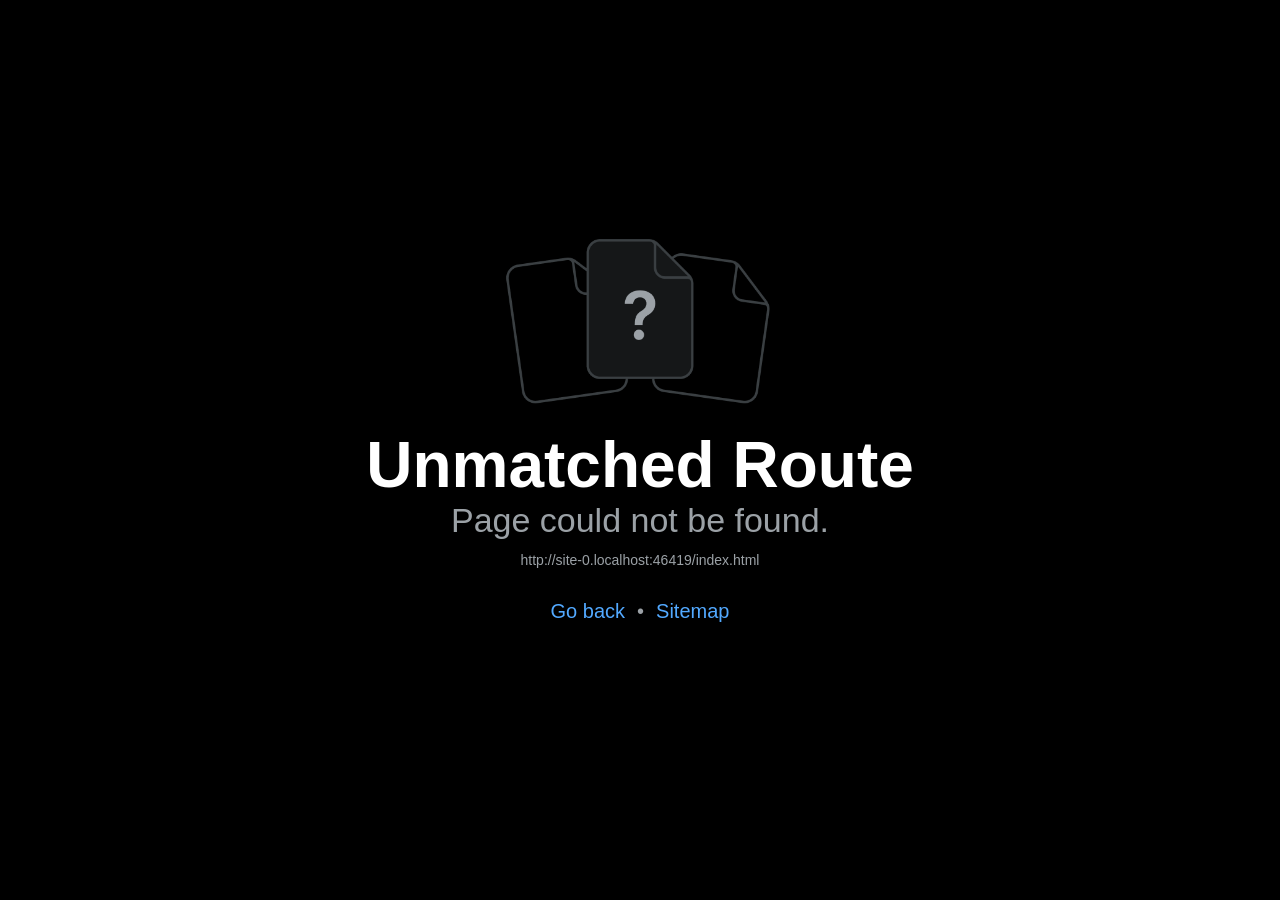
<file: index.html>
<!DOCTYPE html><html  lang="en"><head><title data-rh="true"></title><meta charSet="utf-8"/><meta name="viewport" content="width=device-width, initial-scale=1, shrink-to-fit=no"/><meta http-equiv="X-UA-Compatible" content="IE=edge"/><style id="expo-reset">#root,body,html{height:100%}body{overflow:hidden}#root{display:flex}</style><style id="react-native-stylesheet">[stylesheet-group="0"]{}
body{margin:0;}
button::-moz-focus-inner,input::-moz-focus-inner{border:0;padding:0;}
html{-ms-text-size-adjust:100%;-webkit-text-size-adjust:100%;-webkit-tap-highlight-color:rgba(0,0,0,0);}
input::-webkit-search-cancel-button,input::-webkit-search-decoration,input::-webkit-search-results-button,input::-webkit-search-results-decoration{display:none;}
[stylesheet-group="1"]{}
.css-11aywtz{-moz-appearance:textfield;-webkit-appearance:none;background-color:rgba(0,0,0,0.00);border-bottom-left-radius:0px;border-bottom-right-radius:0px;border-top-left-radius:0px;border-top-right-radius:0px;border:0 solid black;box-sizing:border-box;font:14px -apple-system,BlinkMacSystemFont,"Segoe UI",Roboto,Helvetica,Arial,sans-serif;margin:0px;padding:0px;resize:none;}
.css-146c3p1{background-color:rgba(0,0,0,0.00);border:0 solid black;box-sizing:border-box;color:rgba(0,0,0,1.00);display:inline;font:14px -apple-system,BlinkMacSystemFont,"Segoe UI",Roboto,Helvetica,Arial,sans-serif;list-style:none;margin:0px;padding:0px;position:relative;text-align:start;text-decoration:none;white-space:pre-wrap;word-wrap:break-word;}
.css-1jxf684{background-color:rgba(0,0,0,0.00);border:0 solid black;box-sizing:border-box;color:inherit;display:inline;font:inherit;list-style:none;margin:0px;padding:0px;position:relative;text-align:inherit;text-decoration:none;white-space:inherit;word-wrap:break-word;}
.css-9pa8cd{bottom:0px;height:100%;left:0px;opacity:0;position:absolute;right:0px;top:0px;width:100%;z-index:-1;}
.css-g5y9jx{align-content:flex-start;align-items:stretch;background-color:rgba(0,0,0,0.00);border:0 solid black;box-sizing:border-box;display:flex;flex-basis:auto;flex-direction:column;flex-shrink:0;list-style:none;margin:0px;min-height:0px;min-width:0px;padding:0px;position:relative;text-decoration:none;z-index:0;}
[stylesheet-group="2"]{}
.r-11mg6pl{border-bottom-color:rgba(255,255,255,1.00);border-left-color:rgba(255,255,255,1.00);border-right-color:rgba(255,255,255,1.00);border-top-color:rgba(255,255,255,1.00);}
.r-136iysn{border-bottom-width:6px;border-left-width:6px;border-right-width:6px;border-top-width:6px;}
.r-13awgt0{flex:1;}
.r-14f9gny{border-bottom-width:4px;border-left-width:4px;border-right-width:4px;border-top-width:4px;}
.r-17ehl8e{flex:1.4;}
.r-1867qdf{border-bottom-left-radius:16px;border-bottom-right-radius:16px;border-top-left-radius:16px;border-top-right-radius:16px;}
.r-1awa8pu{border-bottom-color:rgba(101,119,134,1.00);border-left-color:rgba(101,119,134,1.00);border-right-color:rgba(101,119,134,1.00);border-top-color:rgba(101,119,134,1.00);}
.r-1bq2mok{margin:3px;}
.r-1d4xg89{border-bottom-color:rgba(170,184,194,1.00);border-left-color:rgba(170,184,194,1.00);border-right-color:rgba(170,184,194,1.00);border-top-color:rgba(170,184,194,1.00);}
.r-1dzdj1l{border-bottom-left-radius:10px;border-bottom-right-radius:10px;border-top-left-radius:10px;border-top-right-radius:10px;}
.r-1f0042m{border-bottom-left-radius:5px;border-bottom-right-radius:5px;border-top-left-radius:5px;border-top-right-radius:5px;}
.r-1fdo3w0{margin:16px;}
.r-1fuqb1j{border-bottom-left-radius:24px;border-bottom-right-radius:24px;border-top-left-radius:24px;border-top-right-radius:24px;}
.r-1j16mh1{border-bottom-left-radius:100%;border-bottom-right-radius:100%;border-top-left-radius:100%;border-top-right-radius:100%;}
.r-1jkafct{border-bottom-left-radius:2px;border-bottom-right-radius:2px;border-top-left-radius:2px;border-top-right-radius:2px;}
.r-1jyn79y{border-bottom-color:rgba(0,150,136,1.00);border-left-color:rgba(0,150,136,1.00);border-right-color:rgba(0,150,136,1.00);border-top-color:rgba(0,150,136,1.00);}
.r-1l17iur{border-bottom-left-radius:90px;border-bottom-right-radius:90px;border-top-left-radius:90px;border-top-right-radius:90px;}
.r-1m7mu0x{border-bottom-left-radius:36px;border-bottom-right-radius:36px;border-top-left-radius:36px;border-top-right-radius:36px;}
.r-1pcd2l5{padding:20px;}
.r-1phboty{border-bottom-style:solid;border-left-style:solid;border-right-style:solid;border-top-style:solid;}
.r-1q9bdsx{border-bottom-left-radius:12px;border-bottom-right-radius:12px;border-top-left-radius:12px;border-top-right-radius:12px;}
.r-1qgnhu4{border-bottom-left-radius:80px;border-bottom-right-radius:80px;border-top-left-radius:80px;border-top-right-radius:80px;}
.r-1qsk4np{overflow-x:clip;overflow-y:clip;}
.r-1rf8fdq{border-bottom-width:1.5px;border-left-width:1.5px;border-right-width:1.5px;border-top-width:1.5px;}
.r-1rvyss1{border-bottom-color:rgba(255,255,255,0.20);border-left-color:rgba(255,255,255,0.20);border-right-color:rgba(255,255,255,0.20);border-top-color:rgba(255,255,255,0.20);}
.r-1slz7xr{padding:14px;}
.r-1sp51qo{padding:10px;}
.r-1udh08x{overflow-x:hidden;overflow-y:hidden;}
.r-1uu6nss{padding:5px;}
.r-1xfd6ze{border-bottom-left-radius:8px;border-bottom-right-radius:8px;border-top-left-radius:8px;border-top-right-radius:8px;}
.r-4a18lf{border-bottom-color:rgba(255,0,0,1.00);border-left-color:rgba(255,0,0,1.00);border-right-color:rgba(255,0,0,1.00);border-top-color:rgba(255,0,0,1.00);}
.r-4zvafu{border-bottom-left-radius:26px;border-bottom-right-radius:26px;border-top-left-radius:26px;border-top-right-radius:26px;}
.r-60ke3l{border-bottom-color:rgba(0,128,0,1.00);border-left-color:rgba(0,128,0,1.00);border-right-color:rgba(0,128,0,1.00);border-top-color:rgba(0,128,0,1.00);}
.r-6t2glc{border-bottom-left-radius:40px;border-bottom-right-radius:40px;border-top-left-radius:40px;border-top-right-radius:40px;}
.r-9x6qib{border-bottom-color:rgba(204,214,221,1.00);border-left-color:rgba(204,214,221,1.00);border-right-color:rgba(204,214,221,1.00);border-top-color:rgba(204,214,221,1.00);}
.r-cdmcib{border-bottom-left-radius:3px;border-bottom-right-radius:3px;border-top-left-radius:3px;border-top-right-radius:3px;}
.r-crgep1{margin:0px;}
.r-d045u9{border-bottom-width:2px;border-left-width:2px;border-right-width:2px;border-top-width:2px;}
.r-d23pfw{padding:24px;}
.r-edyy15{padding:8px;}
.r-fx7oqy{border-bottom-color:rgba(0,0,255,1.00);border-left-color:rgba(0,0,255,1.00);border-right-color:rgba(0,0,255,1.00);border-top-color:rgba(0,0,255,1.00);}
.r-kdyh1x{border-bottom-left-radius:6px;border-bottom-right-radius:6px;border-top-left-radius:6px;border-top-right-radius:6px;}
.r-krxsd3{display:-webkit-box;}
.r-nsbfu8{padding:16px;}
.r-rs99b7{border-bottom-width:1px;border-left-width:1px;border-right-width:1px;border-top-width:1px;}
.r-t23y2h{border-bottom-left-radius:14px;border-bottom-right-radius:14px;border-top-left-radius:14px;border-top-right-radius:14px;}
.r-t60dpp{padding:0px;}
.r-tuq35u{padding:4px;}
.r-wg31gx{border-bottom-color:rgba(49,53,56,1.00);border-left-color:rgba(49,53,56,1.00);border-right-color:rgba(49,53,56,1.00);border-top-color:rgba(49,53,56,1.00);}
.r-whuqzp{padding:18px;}
.r-xoduu5{display:inline-flex;}
.r-xyw6el{padding:12px;}
.r-y47klf{border-bottom-left-radius:20px;border-bottom-right-radius:20px;border-top-left-radius:20px;border-top-right-radius:20px;}
.r-ywje51{margin:auto;}
.r-z2wwpe{border-bottom-left-radius:4px;border-bottom-right-radius:4px;border-top-left-radius:4px;border-top-right-radius:4px;}
[stylesheet-group="2.1"]{}
.r-11f147o{padding-bottom:8px;padding-top:8px;}
.r-11gswi8{padding-left:3px;padding-right:3px;}
.r-1559e4e{padding-bottom:2px;padding-top:2px;}
.r-17q4wm6{margin-left:5px;margin-right:5px;}
.r-184id4b{margin-bottom:12px;margin-top:12px;}
.r-18c5d7m{padding-left:6px;padding-right:6px;}
.r-1d7mnkm{padding-bottom:15px;padding-top:15px;}
.r-1e084wi{padding-left:0px;padding-right:0px;}
.r-1mmae3n{padding-bottom:12px;padding-top:12px;}
.r-1ntr0p{padding-left:5px;padding-right:5px;}
.r-1rsorjc{padding-left:36px;padding-right:36px;}
.r-1ubuhtd{padding-left:10px;padding-right:10px;}
.r-1xpp3t0{margin-left:16px;margin-right:16px;}
.r-1yd117h{padding-bottom:7px;padding-top:7px;}
.r-3o4zer{padding-left:12px;padding-right:12px;}
.r-3pj75a{padding-left:16px;padding-right:16px;}
.r-cnw61z{padding-bottom:4px;padding-top:4px;}
.r-cxgwc0{padding-left:24px;padding-right:24px;}
.r-f8sm7e{margin-left:auto;margin-right:auto;}
.r-is05cd{padding-left:8px;padding-right:8px;}
.r-jdiy1a{margin-left:11px;margin-right:11px;}
.r-jusfrs{margin-left:12px;margin-right:12px;}
.r-n5f61p{margin-bottom:3px;margin-top:3px;}
.r-n7gxbd{padding-left:4px;padding-right:4px;}
.r-u9wvl5{padding-left:20px;padding-right:20px;}
.r-ugi1tw{padding-left:5%;padding-right:5%;}
.r-vuvdlw{padding-bottom:6px;padding-top:6px;}
.r-w7s2jr{padding-bottom:16px;padding-top:16px;}
.r-xjggfu{padding-bottom:3px;padding-top:3px;}
.r-ytbthy{padding-bottom:10px;padding-top:10px;}
[stylesheet-group="2.2"]{}
.r-10s2tm5{left:0%;}
.r-16o8guy{right:100%;}
.r-1a11zyx{margin-right:12px;}
.r-1cwvpvk{margin-left:12px;}
.r-1e97lx8{margin-right:3px;}
.r-1euzeng{padding-left:24px;}
.r-1g4tz6n{margin-right:-14.5px;}
.r-1h31txp{padding-right:16px;}
.r-1lhn9r{margin-left:-14.5px;}
.r-1sqnqi2{margin-left:3px;}
.r-1vl2501{padding-right:24px;}
.r-9mo606{margin-right:10px;}
.r-c59us2{left:-3px;}
.r-dqe1q{right:0%;}
.r-qb41rp{margin-right:5px;}
.r-rci37q{left:100%;}
.r-uhung1{margin-left:10px;}
.r-vpmibe{right:-3px;}
.r-w67my2{padding-left:16px;}
.r-wizibn{margin-left:5px;}
[stylesheet-group="3"]{}
.r-102gzdx{height:52px;}
.r-105ug2t{pointer-events:auto!important;}
.r-10ptun7{height:16px;}
.r-10v3vxq{transform:scaleX(-1);}
.r-10x49cs{font-size:10px;}
.r-10xqauy{padding-top:env(safe-area-inset-top);}
.r-11j9u27{visibility:hidden;}
.r-11mpjr4{background-color:rgba(223,223,223,1.00);}
.r-11udlyb{background-color:rgba(0,150,136,1.00);}
.r-11v9fek{min-width:180px;}
.r-11yh6sk{overflow-x:hidden;}
.r-12f6czt{top:17px;}
.r-12sm5po{letter-spacing:-0.3px;}
.r-12vffkv>* {pointer-events:auto;}
.r-12vffkv{pointer-events:none!important;}
.r-132bva{height:180px;}
.r-135wba7{line-height:24px;}
.r-13aq9py{animation-name:r-1iq689l;}
.r-13hce6t{margin-left:4px;}
.r-13qz1uu{width:100%;}
.r-13tjlyg{transition-duration:0.1s;}
.r-1472mwg{height:24px;}
.r-14gqq1x{margin-top:4px;}
.r-14lw9ot{background-color:rgba(255,255,255,1.00);}
.r-14sbq61{background-color:rgba(33,150,243,1.00);}
.r-14yzgew{line-height:18px;}
.r-150rngu{-webkit-overflow-scrolling:touch;}
.r-15zivkp{margin-bottom:4px;}
.r-16eto9q{width:12px;}
.r-16krg75{letter-spacing:-1px;}
.r-16pcm1t{gap:20px;}
.r-16y2uox{flex-grow:1;}
.r-173mn98{align-self:flex-end;}
.r-173mzie{transform:scaleY(-1);}
.r-1777fci{justify-content:center;}
.r-17bb2tj{animation-duration:0.75s;}
.r-17leim2{background-repeat:repeat;}
.r-17s6mgv{justify-content:flex-end;}
.r-17tb59b{opacity:0.7;}
.r-17tloay{opacity:0.6;}
.r-17u3ijr{background-color:rgba(155,161,166,0.27);}
.r-184en5c{z-index:1;}
.r-18nhz7w{top:-3px;}
.r-18u1ve8{color:rgba(255,255,255,0.40);}
.r-18u37iz{flex-direction:row;}
.r-19oahor{font-size:64px;}
.r-19qrga8{margin-top:3px;}
.r-19wmn03{width:20px;}
.r-19z077z{touch-action:none;}
.r-1a2p6p6{-webkit-text-decoration-style:solid;text-decoration-style:solid;}
.r-1a7l8x0{color:rgba(255,255,255,0.60);}
.r-1abnn5w{animation-play-state:paused;}
.r-1acpoxo{width:36px;}
.r-1aiqnjv{font-family:monospace,monospace;}
.r-1aockid{width:40px;}
.r-1awozwy{align-items:center;}
.r-1ay1djp{animation-duration:1s;}
.r-1b43r93{font-size:14px;}
.r-1blnp2b{width:72px;}
.r-1bymd8e{margin-top:2px;}
.r-1c6unfx{forced-color-adjust:none;}
.r-1c85bru{width:270px;}
.r-1cmwbt1{gap:8px;}
.r-1cvj4g8{margin-top:1px;}
.r-1d2f490{left:0px;}
.r-1d5kdc7{flex-direction:column-reverse;}
.r-1ddef8g{-webkit-text-decoration-line:underline;text-decoration-line:underline;}
.r-1dernwh{height:70%;}
.r-1dpkw9{letter-spacing:0.3px;}
.r-1e6yznf{margin-top:-6px;}
.r-1ei5mc7{cursor:inherit;}
.r-1ej1qmr{top:20px;}
.r-1enofrn{font-size:12px;}
.r-1euycsn{flex-direction:row-reverse;}
.r-1ewcgjf{box-shadow:0px 1px 3px rgba(0,0,0,0.5);}
.r-1f529hi{line-height:14px;}
.r-1fdih9r{gap:24px;}
.r-1ff274t{text-align:right;}
.r-1ffj0ar{background-color:rgba(0,0,0,0.40);}
.r-1g80hic{opacity:0.8;}
.r-1ge9hsw{max-width:960px;}
.r-1ghxqbu{font-variant:tabular-nums;}
.r-1gkfh8e{font-size:11px;}
.r-1gwld19{min-width:100px;}
.r-1h0z5md{justify-content:flex-start;}
.r-1habvwh{align-items:flex-start;}
.r-1i10wst{font-size:18px;}
.r-1i6wzkk{-moz-transition-property:opacity;-webkit-transition-property:opacity;transition-property:opacity;}
.r-1i71y14{gap:14px;}
.r-1ifxtd0{margin-bottom:16px;}
.r-1ikidpy{letter-spacing:0.5px;}
.r-1iln25a{word-wrap:normal;}
.r-1inkyih{font-size:17px;}
.r-1iusvr4{flex-basis:0px;}
.r-1iww7jx{width:28px;}
.r-1janqcz{width:16px;}
.r-1jg9483{width:8px;}
.r-1jkjb{margin-left:8px;}
.r-1jnkns4{gap:0px;}
.r-1kb76zh{margin-right:8px;}
.r-1kfrs79{font-weight:600;}
.r-1kihuf0{align-self:center;}
.r-1knelpx{padding-top:20px;}
.r-1kz6sp{width:52px;}
.r-1l7z4oj{padding-bottom:16px;}
.r-1ld3bg{top:-4px;}
.r-1ldzwu0{animation-timing-function:linear;}
.r-1loqt21{cursor:pointer;}
.r-1mlwlqe{flex-basis:auto;}
.r-1mrlafo{background-position:0;}
.r-1muvv40{animation-iteration-count:infinite;}
.r-1niwhzg{background-color:rgba(0,0,0,0.00);}
.r-1nlw0im{bottom:8px;}
.r-1no09lo{margin-top:28px;}
.r-1nxhmzv{margin-bottom:28px;}
.r-1ny4l3l{outline-style:none;}
.r-1ocf4r9{scroll-snap-type:y mandatory;}
.r-1oji4za{width:30%;}
.r-1onu96p{border-curve:continuous;}
.r-1or9b2r{height:10px;}
.r-1oszu61{align-items:stretch;}
.r-1otgn73{touch-action:manipulation;}
.r-1ozqkpa{text-transform:capitalize;}
.r-1p0dtai{bottom:0px;}
.r-1pi2tsx{height:100%;}
.r-1pm8pkb{font-family:Courier;}
.r-1qd0xha{font-family:-apple-system,BlinkMacSystemFont,"Segoe UI",Roboto,Helvetica,Arial,sans-serif;}
.r-1qulhi1{animation-name:r-1pzkwqh;}
.r-1r4fvd0{color:rgba(82,169,255,1.00);}
.r-1r74h94{left:8px;}
.r-1r8g8re{height:36px;}
.r-1ra0lkn{font-size:30px;}
.r-1rnoaur{overflow-y:auto;}
.r-1rqp49e{color:rgba(255,255,255,0.50);}
.r-1sg8ghl{z-index:1000;}
.r-1ssbvtb{gap:12px;}
.r-1sxrcry{background-size:auto;}
.r-1udbk01{text-overflow:ellipsis;}
.r-1ugchlj{height:44px;}
.r-1ui5ee8{font-size:32px;}
.r-1uwte3a{padding-bottom:40px;}
.r-1vr29t4{font-weight:800;}
.r-1w6e6rj{flex-wrap:wrap;}
.r-1wbh5a2{flex-shrink:1;}
.r-1wtj0ep{justify-content:space-between;}
.r-1wyvozj{left:50%;}
.r-1wyyakw{z-index:-1;}
.r-1wzrnnt{margin-top:16px;}
.r-1x35g6{font-size:24px;}
.r-1xbve24{height:6px;}
.r-1xcajam{position:fixed;}
.r-1xnzce8{-moz-user-select:text;-webkit-user-select:text;user-select:text;}
.r-1xpsq9i{box-shadow:0px 3px 3px rgba(0, 0, 0, 0.33);}
.r-1xzupcd{width:13px;}
.r-1yef0xd{animation-name:r-11cv4x;}
.r-2eszeu::-webkit-scrollbar{display:none}
.r-2eszeu{scrollbar-width:none;}
.r-30o5oe{-moz-appearance:none;-ms-appearance:none;-webkit-appearance:none;appearance:none;}
.r-356f0p{letter-spacing:0.35px;}
.r-36ujnk{font-style:italic;}
.r-3da1kt{height:8px;}
.r-3ew84i{width:160px;}
.r-3i2nvb{font-size:36px;}
.r-3mc0re{right:8px;}
.r-3s2u2q{white-space:nowrap;}
.r-417010{z-index:0;}
.r-4gszlv{background-size:cover;}
.r-4mshu{margin-left:-12px;}
.r-4v7adb{height:5px;}
.r-5kkj8d{border-top-width:1px;}
.r-5oul0u{margin-bottom:8px;}
.r-5soawk{width:10px;}
.r-5zqcb5{color:rgba(255,255,255,0.70);}
.r-60vfwk{min-width:1px;}
.r-633pao>* {pointer-events:none;}
.r-633pao{pointer-events:none!important;}
.r-6dt33c{opacity:1;}
.r-6gpygo{margin-bottom:12px;}
.r-6taxm2:-ms-input-placeholder{color:var(--placeholderTextColor);opacity:1;}
.r-6taxm2::-moz-placeholder{color:var(--placeholderTextColor);opacity:1;}
.r-6taxm2::-webkit-input-placeholder{color:var(--placeholderTextColor);opacity:1;}
.r-6taxm2::placeholder{color:var(--placeholderTextColor);opacity:1;}
.r-6vrn8a{letter-spacing:4px;}
.r-726pan{width:31px;}
.r-76blku{height:21px;}
.r-7cikom{font-size:inherit;}
.r-7q8q6z{cursor:default;}
.r-87bcf5{font-size:80px;}
.r-8akbws{-webkit-box-orient:vertical;}
.r-8ay8q1{letter-spacing:0.1px;}
.r-8hc5te{width:6px;}
.r-95jzfe{padding-top:16px;}
.r-97e31f{padding-bottom:env(safe-area-inset-bottom);}
.r-9aw3ui{gap:4px;}
.r-9daxd3{animation-duration:250ms;}
.r-a023e6{font-size:15px;}
.r-adyw6z{font-size:20px;}
.r-agouwx{transform:translateZ(0);}
.r-ah5dr5>* {pointer-events:none;}
.r-ah5dr5{pointer-events:auto!important;}
.r-aruset{font-weight:200;}
.r-atnv13{height:160px;}
.r-b88u0q{font-weight:700;}
.r-b8lwoo{width:100px;}
.r-bi4vy9{transform:translateY(100%);}
.r-bt1l66{min-height:20px;}
.r-buy8e9{overflow-y:hidden;}
.r-bv2aro{padding-left:env(safe-area-inset-left);}
.r-c68hjy{color:rgba(161,161,161,1.00);}
.r-cfp7ip{width:60px;}
.r-cpa5s6{scroll-snap-align:start;}
.r-cqee49{color:rgba(0,0,0,1.00);}
.r-ctyi22{left:20px;}
.r-dkge59{background-color:rgba(170,184,194,1.00);}
.r-dnmrzs{max-width:100%;}
.r-dqa1tq{width:180px;}
.r-eafdt9{transition-duration:0.15s;}
.r-ebwn4k{animation-name:r-q67da2;}
.r-ehq7j7{background-size:contain;}
.r-eqz5dr{flex-direction:column;}
.r-eu3ka{height:40px;}
.r-evnaw{font-size:22px;}
.r-f1odvy{margin-bottom:6px;}
.r-f4gmv6{gap:16px;}
.r-fdjqy7{text-align:left;}
.r-g3mlsw{animation-name:r-t2lo5v;}
.r-ghxds0{transform:translateY(0%);}
.r-gtdqiz{position:-webkit-sticky;position:sticky;}
.r-h0d30l{height:28px;}
.r-h3s6tt{height:48px;}
.r-hbpseb{line-height:22px;}
.r-hh7wl0{color:rgba(230,57,70,1.00);}
.r-howw7u{color:rgba(255,0,0,1.00);}
.r-hxflta{padding-right:env(safe-area-inset-right);}
.r-icoktb{opacity:0.5;}
.r-icto9i{letter-spacing:-0.5px;}
.r-ipm5af{top:0px;}
.r-jwli3a{color:rgba(255,255,255,1.00);}
.r-k200y{align-self:flex-start;}
.r-k8qxaj{padding-bottom:20px;}
.r-kc8jnq{margin-top:6px;}
.r-kemksi{background-color:rgba(0,0,0,1.00);}
.r-kizejy{color:rgba(155,161,166,1.00);}
.r-knv0ih{margin-top:8px;}
.r-leqjx2{animation-timing-function:cubic-bezier(0.215, 0.61, 0.355, 1);}
.r-lltvgl{overflow-x:auto;}
.r-lpb231{height:168px;}
.r-lrsllp{width:24px;}
.r-lrvibr{-moz-user-select:none;-webkit-user-select:none;user-select:none;}
.r-m5arl1{width:2px;}
.r-majxgm{font-weight:500;}
.r-mfh4gg{scroll-snap-type:x mandatory;}
.r-mhe3cw{z-index:10;}
.r-mro3nb{background-color:rgba(21,23,24,1.00);}
.r-n6v787{font-size:13px;}
.r-nyc15k{font-size:44px;}
.r-o4n3w5{width:23px;}
.r-o52ifk{height:100px;}
.r-obd0qt{align-items:flex-end;}
.r-ojf8lh{gap:6px;}
.r-orgf3d{opacity:0;}
.r-ovu0ai{font-weight:900;}
.r-peo1c{min-height:44px;}
.r-q4m81j{text-align:center;}
.r-qfi6ny{top:30000px;}
.r-qklmqi{border-bottom-width:1px;}
.r-qn3fzs{padding-bottom:24px;}
.r-r5vmyo{z-index:1002;}
.r-rjixqe{line-height:20px;}
.r-rs94m5{background-image:url("[data-uri]");}
.r-rwqe4o{width:48px;}
.r-s62m2j{animation-timing-function:cubic-bezier(0.47, 0, 0.745, 0.715);}
.r-s67bdx{font-size:48px;}
.r-sfbmgh{z-index:9999;}
.r-so7y2g{line-height:64px;}
.r-tbmifm{height:12px;}
.r-tskmnb{padding-top:8px;}
.r-tsynxw{text-transform:uppercase;}
.r-u6sd8q{background-repeat:no-repeat;}
.r-u8s1d{position:absolute;}
.r-u92y06{background-color:rgba(255,165,0,1.00);}
.r-uaa2di{gap:10px;}
.r-ubezar{font-size:16px;}
.r-ud0q2t{letter-spacing:1px;}
.r-uho16t{font-size:34px;}
.r-usgzl9{width:44px;}
.r-vacyoi{padding-bottom:64px;}
.r-van48c{caret-color:transparent;}
.r-vboj7i{top:-7px;}
.r-vmopo1{padding-top:2px;}
.r-vvn4in{background-position:center;}
.r-vw2c0b{font-weight:bold;}
.r-wfqgy4{transition-duration:100ms;}
.r-ws9h79{left:4px;}
.r-wy61xf{height:72px;}
.r-x11e5r{font-family:SFMono-Regular, Menlo, Monaco, Consolas, "Liberation Mono", "Courier New", monospace;}
.r-x3cy2q{background-size:100% 100%;}
.r-xb2eav{font-size:40px;}
.r-xd6kpl{padding-bottom:8px;}
.r-xx3c9p{animation-name:r-imtty0;}
.r-y7v2we{background-color:rgba(32,36,37,1.00);}
.r-yie26v{z-index:1001;}
.r-ytfskt{min-width:90px;}
.r-z5qs1h{gap:2px;}
.r-z80fyv{height:20px;}
.r-zchlnj{right:0px;}
.r-zz5t5d{font-size:28px;}
@-webkit-keyframes r-11cv4x{0%{transform:rotate(0deg);}100%{transform:rotate(360deg);}}
@-webkit-keyframes r-1iq689l{0%{transform:translateY(0%);}100%{transform:translateY(100%);}}
@-webkit-keyframes r-1pzkwqh{0%{transform:translateY(100%);}100%{transform:translateY(0%);}}
@-webkit-keyframes r-imtty0{0%{opacity:0;}100%{opacity:1;}}
@-webkit-keyframes r-q67da2{0%{transform:translateX(-100%);}100%{transform:translateX(400%);}}
@-webkit-keyframes r-t2lo5v{0%{opacity:1;}100%{opacity:0;}}
@keyframes r-11cv4x{0%{transform:rotate(0deg);}100%{transform:rotate(360deg);}}
@keyframes r-1iq689l{0%{transform:translateY(0%);}100%{transform:translateY(100%);}}
@keyframes r-1pzkwqh{0%{transform:translateY(100%);}100%{transform:translateY(0%);}}
@keyframes r-imtty0{0%{opacity:0;}100%{opacity:1;}}
@keyframes r-q67da2{0%{transform:translateX(-100%);}100%{transform:translateX(400%);}}
@keyframes r-t2lo5v{0%{opacity:1;}100%{opacity:0;}}</style><script type="module">globalThis.__EXPO_ROUTER_HYDRATE__=true;</script><link rel="preload" href="/_expo/static/css/web-81eb65a707702dcc46a33d8c5acd8491.css" as="style"><link rel="stylesheet" href="/_expo/static/css/web-81eb65a707702dcc46a33d8c5acd8491.css"><link rel="icon" href="/favicon.ico" /></head><body><div id="root"><div class="css-g5y9jx r-13awgt0"><!--$--><div class="css-g5y9jx" style="flex:1;--color-primary:#E63946;--color-background:#F0F2F5;--color-surface:#FFFFFF;--color-foreground:#0F0F1A;--color-muted:#6B7280;--color-border:#E5E7EB;--color-success:#22C55E;--color-warning:#F59E0B;--color-error:#EF4444"><div class="css-g5y9jx r-13awgt0"><div class="css-g5y9jx" style="flex:1"><div style="position:absolute;left:0;right:0;top:0;bottom:0;pointer-events:none;visibility:hidden"></div><div class="css-g5y9jx r-13awgt0"><div class="css-g5y9jx r-13awgt0 r-1p0dtai r-1d2f490 r-u8s1d r-zchlnj r-ipm5af" style="background-color:rgba(242,242,242,1.00);display:flex"><div class="css-g5y9jx r-13awgt0"><div class="css-g5y9jx r-13awgt0"><!--$--><div style="position:absolute;left:0;right:0;top:0;bottom:0;pointer-events:none;visibility:hidden"></div><div class="css-g5y9jx r-13awgt0" style="flex-direction:column"><div class="css-g5y9jx r-13awgt0 r-1udh08x"><div class="css-g5y9jx r-1p0dtai r-1d2f490 r-u8s1d r-zchlnj r-ipm5af" style="z-index:0"><div class="css-g5y9jx r-13awgt0" style="background-color:rgba(242,242,242,1.00)"><div class="css-g5y9jx r-13awgt0"><!--$--><div class="css-g5y9jx flex-1 bg-background"><div class="css-g5y9jx flex-1" style="padding-top:0px;padding-right:0px;padding-bottom:0px;padding-left:0px"><div class="css-g5y9jx flex-1"><div class="css-g5y9jx r-150rngu r-eqz5dr r-16y2uox r-1wbh5a2 r-11yh6sk r-1rnoaur r-agouwx r-2eszeu" style="flex:1"><div class="css-g5y9jx" style="padding-bottom:24px"><div class="css-g5y9jx r-f4gmv6 r-qn3fzs r-u9wvl5 r-95jzfe" style="background-color:rgba(26,26,46,1.00)"><div class="css-g5y9jx r-1awozwy r-18u37iz r-1wtj0ep"><div class="css-g5y9jx"><div dir="auto" class="css-146c3p1 r-n6v787 r-majxgm r-1dpkw9" style="color:rgba(107,114,128,1.00)">Welcome back, Coach</div><div dir="auto" class="css-146c3p1 r-1x35g6 r-1vr29t4 r-icto9i" style="color:rgba(255,255,255,1.00)">Pierce<!-- -->&#x27;s Training</div></div><div class="css-g5y9jx r-1mlwlqe r-1udh08x r-417010 r-1q9bdsx r-h3s6tt r-rwqe4o"><div class="css-g5y9jx r-1niwhzg r-vvn4in r-u6sd8q r-1p0dtai r-1pi2tsx r-1d2f490 r-u8s1d r-zchlnj r-ipm5af r-13qz1uu r-1wyyakw r-4gszlv"></div></div></div><div class="css-g5y9jx r-1awozwy r-1867qdf r-1ssbvtb r-nsbfu8" style="background-color:rgba(255,255,255,0.08)"><div class="css-g5y9jx r-1awozwy r-ojf8lh"><div class="css-g5y9jx r-1awozwy r-z2wwpe r-18u37iz r-1wtj0ep r-1udh08x r-is05cd" style="height:40px;width:300px;background-color:rgba(255,255,255,1.00);border-top-color:rgba(204,204,204,1.00);border-right-color:rgba(204,204,204,1.00);border-bottom-color:rgba(204,204,204,1.00);border-left-color:rgba(204,204,204,1.00);border-top-width:1.5px;border-right-width:1.5px;border-bottom-width:1.5px;border-left-width:1.5px"><div class="css-g5y9jx r-cdmcib r-1wyvozj r-4mshu r-u8s1d" style="height:40px;width:32px;background-color:rgba(240,240,240,1.00);border-top-color:rgba(204,204,204,1.00);border-right-color:rgba(204,204,204,1.00);border-bottom-color:rgba(204,204,204,1.00);border-left-color:rgba(204,204,204,1.00);border-top-width:1.5px;border-right-width:1.5px;border-bottom-width:1.5px;border-left-width:1.5px"></div><div class="css-g5y9jx r-1awozwy r-18u37iz r-z5qs1h r-u8s1d r-3mc0re" style="height:40px"><div class="css-g5y9jx r-1jkafct" style="width:22px;height:32px;background-color:rgba(0,0,0,0.00);border-top-color:rgba(0,0,0,1.00);border-right-color:rgba(0,0,0,1.00);border-bottom-color:rgba(0,0,0,1.00);border-left-color:rgba(0,0,0,1.00);border-top-width:1px;border-right-width:1px;border-bottom-width:1px;border-left-width:1px;opacity:0.3"></div><div class="css-g5y9jx r-1jkafct" style="width:22px;height:32px;background-color:rgba(0,0,0,0.00);border-top-color:rgba(0,0,0,1.00);border-right-color:rgba(0,0,0,1.00);border-bottom-color:rgba(0,0,0,1.00);border-left-color:rgba(0,0,0,1.00);border-top-width:1px;border-right-width:1px;border-bottom-width:1px;border-left-width:1px;opacity:0.3"></div><div class="css-g5y9jx r-1jkafct" style="width:22px;height:32px;background-color:rgba(0,0,0,0.00);border-top-color:rgba(0,0,0,1.00);border-right-color:rgba(0,0,0,1.00);border-bottom-color:rgba(0,0,0,1.00);border-left-color:rgba(0,0,0,1.00);border-top-width:1px;border-right-width:1px;border-bottom-width:1px;border-left-width:1px;opacity:0.3"></div><div class="css-g5y9jx r-1jkafct" style="width:22px;height:32px;background-color:rgba(0,0,0,0.00);border-top-color:rgba(0,0,0,1.00);border-right-color:rgba(0,0,0,1.00);border-bottom-color:rgba(0,0,0,1.00);border-left-color:rgba(0,0,0,1.00);border-top-width:1px;border-right-width:1px;border-bottom-width:1px;border-left-width:1px;opacity:0.3"></div></div></div><div dir="auto" class="css-146c3p1 r-b88u0q r-1ikidpy" style="font-size:16px;color:rgba(51,51,51,1.00)">White Belt</div></div><div class="css-g5y9jx r-1awozwy r-1cmwbt1"><div dir="auto" class="css-146c3p1 r-n6v787 r-majxgm r-q4m81j" style="color:rgba(255,255,255,0.70)">Body movement, safety, and fun</div><div class="css-g5y9jx r-1awozwy r-18u37iz r-ojf8lh"><div class="css-g5y9jx r-1f0042m r-1or9b2r r-5soawk" style="background-color:rgba(255,255,255,0.20)"></div><div class="css-g5y9jx r-1f0042m r-1or9b2r r-5soawk" style="background-color:rgba(255,255,255,0.20)"></div><div class="css-g5y9jx r-1f0042m r-1or9b2r r-5soawk" style="background-color:rgba(255,255,255,0.20)"></div><div class="css-g5y9jx r-1f0042m r-1or9b2r r-5soawk" style="background-color:rgba(255,255,255,0.20)"></div><div dir="auto" class="css-146c3p1 r-1enofrn r-majxgm r-13hce6t" style="color:rgba(255,255,255,0.60)">0<!-- -->/4 stripes</div></div></div></div></div><div class="css-g5y9jx r-18u37iz r-uaa2di r-3pj75a r-95jzfe"><div class="css-g5y9jx r-1awozwy r-t23y2h r-rs99b7 r-13awgt0 r-9aw3ui r-xyw6el" style="background-color:rgba(255,255,255,1.00);border-top-color:rgba(229,231,235,1.00);border-right-color:rgba(229,231,235,1.00);border-bottom-color:rgba(229,231,235,1.00);border-left-color:rgba(229,231,235,1.00)"><div dir="auto" class="css-146c3p1 r-adyw6z">🥋</div><div dir="auto" class="css-146c3p1 r-adyw6z r-1vr29t4" style="color:rgba(15,15,26,1.00)">0</div><div dir="auto" class="css-146c3p1 r-1gkfh8e r-1kfrs79 r-1ikidpy r-tsynxw" style="color:rgba(107,114,128,1.00)">Sessions</div></div><div class="css-g5y9jx r-1awozwy r-t23y2h r-rs99b7 r-13awgt0 r-9aw3ui r-xyw6el" style="background-color:rgba(255,255,255,1.00);border-top-color:rgba(229,231,235,1.00);border-right-color:rgba(229,231,235,1.00);border-bottom-color:rgba(229,231,235,1.00);border-left-color:rgba(229,231,235,1.00)"><div dir="auto" class="css-146c3p1 r-adyw6z">🔥</div><div dir="auto" class="css-146c3p1 r-adyw6z r-1vr29t4" style="color:rgba(15,15,26,1.00)">0d</div><div dir="auto" class="css-146c3p1 r-1gkfh8e r-1kfrs79 r-1ikidpy r-tsynxw" style="color:rgba(107,114,128,1.00)">Streak</div></div><div class="css-g5y9jx r-1awozwy r-t23y2h r-rs99b7 r-13awgt0 r-9aw3ui r-xyw6el" style="background-color:rgba(255,255,255,1.00);border-top-color:rgba(229,231,235,1.00);border-right-color:rgba(229,231,235,1.00);border-bottom-color:rgba(229,231,235,1.00);border-left-color:rgba(229,231,235,1.00)"><div dir="auto" class="css-146c3p1 r-adyw6z">⭐</div><div dir="auto" class="css-146c3p1 r-adyw6z r-1vr29t4" style="color:rgba(15,15,26,1.00)">0</div><div dir="auto" class="css-146c3p1 r-1gkfh8e r-1kfrs79 r-1ikidpy r-tsynxw" style="color:rgba(107,114,128,1.00)">XP</div></div></div><div class="css-g5y9jx r-uaa2di r-3pj75a r-1knelpx"><div dir="auto" class="css-146c3p1 r-1i10wst r-b88u0q r-12sm5po" style="color:rgba(15,15,26,1.00)">Quick Start</div><div class="css-g5y9jx r-18u37iz r-uaa2di"><div tabindex="0" class="css-g5y9jx r-1i6wzkk r-lrvibr r-1loqt21 r-1otgn73 r-1awozwy r-1867qdf r-17ehl8e r-ojf8lh r-1777fci r-nsbfu8" style="background-color:rgba(230,57,70,1.00);transition-duration:0s"><div dir="auto" class="css-146c3p1"></div><div dir="auto" class="css-146c3p1 r-jwli3a r-ubezar r-b88u0q">Start Session</div><div dir="auto" class="css-146c3p1 r-5zqcb5 r-1enofrn r-majxgm">30-min plan ready</div></div><div class="css-g5y9jx r-13awgt0 r-uaa2di"><div tabindex="0" class="css-g5y9jx r-1i6wzkk r-lrvibr r-1loqt21 r-1otgn73 r-1awozwy r-t23y2h r-rs99b7 r-13awgt0 r-9aw3ui r-1777fci r-xyw6el" style="background-color:rgba(255,255,255,1.00);border-top-color:rgba(229,231,235,1.00);border-right-color:rgba(229,231,235,1.00);border-bottom-color:rgba(229,231,235,1.00);border-left-color:rgba(229,231,235,1.00);transition-duration:0s"><div dir="auto" class="css-146c3p1"></div><div dir="auto" class="css-146c3p1 r-1enofrn r-1kfrs79" style="color:rgba(15,15,26,1.00)">Curriculum</div></div><div tabindex="0" class="css-g5y9jx r-1i6wzkk r-lrvibr r-1loqt21 r-1otgn73 r-1awozwy r-t23y2h r-rs99b7 r-13awgt0 r-9aw3ui r-1777fci r-xyw6el" style="background-color:rgba(255,255,255,1.00);border-top-color:rgba(229,231,235,1.00);border-right-color:rgba(229,231,235,1.00);border-bottom-color:rgba(229,231,235,1.00);border-left-color:rgba(229,231,235,1.00);transition-duration:0s"><div dir="auto" class="css-146c3p1"></div><div dir="auto" class="css-146c3p1 r-1enofrn r-1kfrs79" style="color:rgba(15,15,26,1.00)">Progress</div></div></div></div></div><div class="css-g5y9jx r-uaa2di r-3pj75a r-1knelpx"><div dir="auto" class="css-146c3p1 r-1i10wst r-b88u0q r-12sm5po" style="color:rgba(15,15,26,1.00)">Up Next</div><div tabindex="0" class="css-g5y9jx r-1i6wzkk r-lrvibr r-1loqt21 r-1otgn73 r-1867qdf r-rs99b7 r-1cmwbt1 r-nsbfu8" style="background-color:rgba(255,255,255,1.00);border-top-color:rgba(229,231,235,1.00);border-right-color:rgba(229,231,235,1.00);border-bottom-color:rgba(229,231,235,1.00);border-left-color:rgba(229,231,235,1.00);transition-duration:0s"><div class="css-g5y9jx r-k200y r-1xfd6ze r-cnw61z r-1ubuhtd" style="background-color:rgba(230,57,70,0.13)"><div dir="auto" class="css-146c3p1 r-hh7wl0 r-1gkfh8e r-b88u0q r-1ikidpy">WHITE</div></div><div dir="auto" class="css-146c3p1 r-1inkyih r-b88u0q" style="color:rgba(15,15,26,1.00)">First Day on the Mat</div><div dir="auto" class="css-146c3p1 r-8akbws r-krxsd3 r-dnmrzs r-1qsk4np r-1udbk01 r-1b43r93 r-rjixqe" style="-webkit-line-clamp:2;color:rgba(107,114,128,1.00)">Welcome to BJJ! Learn how to move safely and have fun on the mat.</div><div class="css-g5y9jx r-1awozwy r-18u37iz r-1wtj0ep r-14gqq1x"><div class="css-g5y9jx r-1awozwy r-18u37iz r-9aw3ui"><div dir="auto" class="css-146c3p1"></div><div dir="auto" class="css-146c3p1 r-n6v787 r-majxgm" style="color:rgba(107,114,128,1.00)">2<!-- --> drills</div></div><div dir="auto" class="css-146c3p1"></div></div></div></div><div class="css-g5y9jx r-uaa2di r-3pj75a r-1knelpx"><div dir="auto" class="css-146c3p1 r-1i10wst r-b88u0q r-12sm5po" style="color:rgba(15,15,26,1.00)">Stripe Progress</div><div class="css-g5y9jx r-1867qdf r-rs99b7 r-1ssbvtb r-nsbfu8" style="background-color:rgba(255,255,255,1.00);border-top-color:rgba(229,231,235,1.00);border-right-color:rgba(229,231,235,1.00);border-bottom-color:rgba(229,231,235,1.00);border-left-color:rgba(229,231,235,1.00)"><div class="css-g5y9jx r-1awozwy r-18u37iz r-1wtj0ep"><div dir="auto" class="css-146c3p1 r-13awgt0 r-a023e6 r-1kfrs79" style="color:rgba(15,15,26,1.00)">4 stripes to next belt</div><div dir="auto" class="css-146c3p1 r-1i10wst r-1vr29t4" style="color:rgba(230,57,70,1.00)">0<!-- -->/4</div></div><div class="css-g5y9jx r-z2wwpe r-3da1kt r-1udh08x" style="background-color:rgba(229,231,235,1.00)"><div class="css-g5y9jx r-z2wwpe r-1pi2tsx" style="background-color:rgba(212,175,55,1.00);width:0%"></div></div></div></div><div class="css-g5y9jx r-uaa2di r-3pj75a r-1knelpx"><div dir="auto" class="css-146c3p1 r-1i10wst r-b88u0q r-12sm5po" style="color:rgba(15,15,26,1.00)">Coach Tools</div><div class="css-g5y9jx r-1867qdf r-rs99b7 r-1cmwbt1 r-nsbfu8" style="background-color:rgba(255,255,255,1.00);border-top-color:rgba(229,231,235,1.00);border-right-color:rgba(229,231,235,1.00);border-bottom-color:rgba(229,231,235,1.00);border-left-color:rgba(229,231,235,1.00)"><div dir="auto" class="css-146c3p1 r-ubezar r-b88u0q" style="color:rgba(15,15,26,1.00)">Award a Stripe</div><div dir="auto" class="css-146c3p1 r-1b43r93 r-rjixqe" style="color:rgba(107,114,128,1.00)">Pierce has trained hard and earned it? Tap to award a stripe.</div><div tabindex="0" class="css-g5y9jx r-1i6wzkk r-lrvibr r-1loqt21 r-1otgn73 r-1awozwy r-1q9bdsx r-14gqq1x r-1slz7xr" style="background-color:rgba(212,175,55,1.00);opacity:1;transition-duration:0s"><div dir="auto" class="css-146c3p1 r-a023e6 r-b88u0q" style="color:rgba(0,0,0,1.00)">⭐ Award Stripe (<!-- -->0<!-- -->/4)</div></div></div></div></div></div></div></div></div><!--/$--></div></div></div></div><div class="css-g5y9jx r-1p0dtai r-zchlnj r-1d2f490 r-105ug2t" style="border-right-color:rgba(216,216,216,1.00);border-bottom-color:rgba(216,216,216,1.00);border-left-color:rgba(216,216,216,1.00);padding-right:0px;padding-left:0px;padding-top:8px;padding-bottom:12px;height:72px;background-color:rgba(255,255,255,1.00);border-top-color:rgba(229,231,235,1.00);border-top-width:0.5px;transform:translateY(0px)"><div class="css-g5y9jx r-1p0dtai r-1d2f490 r-u8s1d r-zchlnj r-ipm5af r-633pao"></div><div role="tablist" class="css-g5y9jx r-13awgt0 r-18u37iz"><div class="css-g5y9jx r-13awgt0" style="border-top-left-radius:0px;border-top-right-radius:0px;border-bottom-right-radius:0px;border-bottom-left-radius:0px;overflow-x:visible;overflow-y:visible"><a href="/" role="tab" aria-selected="true" tabindex="0" class="css-g5y9jx r-1otgn73 r-1awozwy r-1onu96p r-eqz5dr r-1h0z5md r-1uu6nss" style="cursor:pointer;flex:1;background-color:rgba(0,0,0,0.00);border-top-left-radius:0px;border-top-right-radius:0px;border-bottom-right-radius:0px;border-bottom-left-radius:0px;opacity:1"><div class="css-g5y9jx r-h0d30l r-726pan"><div class="css-g5y9jx r-1awozwy r-1kihuf0 r-1pi2tsx r-1777fci r-u8s1d r-13qz1uu" style="opacity:1;min-width:25px"><div dir="auto" class="css-146c3p1"></div></div><div class="css-g5y9jx r-1awozwy r-1kihuf0 r-1pi2tsx r-1777fci r-u8s1d r-13qz1uu" style="opacity:0"><div dir="auto" class="css-146c3p1"></div></div></div><div dir="auto" class="css-146c3p1 r-dnmrzs r-1udh08x r-1udbk01 r-3s2u2q r-1iln25a r-1niwhzg r-q4m81j" style="color:rgba(230,57,70,1.00);font-family:system-ui, &quot;Segoe UI&quot;, Roboto, Helvetica, Arial, sans-serif, &quot;Apple Color Emoji&quot;, &quot;Segoe UI Emoji&quot;, &quot;Segoe UI Symbol&quot;;font-size:11px;font-weight:600;margin-top:2px">Home</div></a></div><div class="css-g5y9jx r-13awgt0" style="border-top-left-radius:0px;border-top-right-radius:0px;border-bottom-right-radius:0px;border-bottom-left-radius:0px;overflow-x:visible;overflow-y:visible"><a href="/train" role="tab" aria-selected="false" tabindex="0" class="css-g5y9jx r-1otgn73 r-1awozwy r-1onu96p r-eqz5dr r-1h0z5md r-1uu6nss" style="cursor:pointer;flex:1;background-color:rgba(0,0,0,0.00);border-top-left-radius:0px;border-top-right-radius:0px;border-bottom-right-radius:0px;border-bottom-left-radius:0px;opacity:1"><div class="css-g5y9jx r-h0d30l r-726pan"><div class="css-g5y9jx r-1awozwy r-1kihuf0 r-1pi2tsx r-1777fci r-u8s1d r-13qz1uu" style="opacity:0;min-width:25px"><div dir="auto" class="css-146c3p1"></div></div><div class="css-g5y9jx r-1awozwy r-1kihuf0 r-1pi2tsx r-1777fci r-u8s1d r-13qz1uu" style="opacity:1"><div dir="auto" class="css-146c3p1"></div></div></div><div dir="auto" class="css-146c3p1 r-dnmrzs r-1udh08x r-1udbk01 r-3s2u2q r-1iln25a r-1niwhzg r-q4m81j" style="color:rgba(107,114,128,1.00);font-family:system-ui, &quot;Segoe UI&quot;, Roboto, Helvetica, Arial, sans-serif, &quot;Apple Color Emoji&quot;, &quot;Segoe UI Emoji&quot;, &quot;Segoe UI Symbol&quot;;font-size:11px;font-weight:600;margin-top:2px">Train</div></a></div><div class="css-g5y9jx r-13awgt0" style="border-top-left-radius:0px;border-top-right-radius:0px;border-bottom-right-radius:0px;border-bottom-left-radius:0px;overflow-x:visible;overflow-y:visible"><a href="/session" role="tab" aria-selected="false" tabindex="0" class="css-g5y9jx r-1otgn73 r-1awozwy r-1onu96p r-eqz5dr r-1h0z5md r-1uu6nss" style="cursor:pointer;flex:1;background-color:rgba(0,0,0,0.00);border-top-left-radius:0px;border-top-right-radius:0px;border-bottom-right-radius:0px;border-bottom-left-radius:0px;opacity:1"><div class="css-g5y9jx r-h0d30l r-726pan"><div class="css-g5y9jx r-1awozwy r-1kihuf0 r-1pi2tsx r-1777fci r-u8s1d r-13qz1uu" style="opacity:0;min-width:25px"><div dir="auto" class="css-146c3p1"></div></div><div class="css-g5y9jx r-1awozwy r-1kihuf0 r-1pi2tsx r-1777fci r-u8s1d r-13qz1uu" style="opacity:1"><div dir="auto" class="css-146c3p1"></div></div></div><div dir="auto" class="css-146c3p1 r-dnmrzs r-1udh08x r-1udbk01 r-3s2u2q r-1iln25a r-1niwhzg r-q4m81j" style="color:rgba(107,114,128,1.00);font-family:system-ui, &quot;Segoe UI&quot;, Roboto, Helvetica, Arial, sans-serif, &quot;Apple Color Emoji&quot;, &quot;Segoe UI Emoji&quot;, &quot;Segoe UI Symbol&quot;;font-size:11px;font-weight:600;margin-top:2px">Session</div></a></div><div class="css-g5y9jx r-13awgt0" style="border-top-left-radius:0px;border-top-right-radius:0px;border-bottom-right-radius:0px;border-bottom-left-radius:0px;overflow-x:visible;overflow-y:visible"><a href="/progress" role="tab" aria-selected="false" tabindex="0" class="css-g5y9jx r-1otgn73 r-1awozwy r-1onu96p r-eqz5dr r-1h0z5md r-1uu6nss" style="cursor:pointer;flex:1;background-color:rgba(0,0,0,0.00);border-top-left-radius:0px;border-top-right-radius:0px;border-bottom-right-radius:0px;border-bottom-left-radius:0px;opacity:1"><div class="css-g5y9jx r-h0d30l r-726pan"><div class="css-g5y9jx r-1awozwy r-1kihuf0 r-1pi2tsx r-1777fci r-u8s1d r-13qz1uu" style="opacity:0;min-width:25px"><div dir="auto" class="css-146c3p1"></div></div><div class="css-g5y9jx r-1awozwy r-1kihuf0 r-1pi2tsx r-1777fci r-u8s1d r-13qz1uu" style="opacity:1"><div dir="auto" class="css-146c3p1"></div></div></div><div dir="auto" class="css-146c3p1 r-dnmrzs r-1udh08x r-1udbk01 r-3s2u2q r-1iln25a r-1niwhzg r-q4m81j" style="color:rgba(107,114,128,1.00);font-family:system-ui, &quot;Segoe UI&quot;, Roboto, Helvetica, Arial, sans-serif, &quot;Apple Color Emoji&quot;, &quot;Segoe UI Emoji&quot;, &quot;Segoe UI Symbol&quot;;font-size:11px;font-weight:600;margin-top:2px">Progress</div></a></div></div></div></div><!--/$--></div></div></div></div></div></div></div><!--/$--></div></div><script src="/_expo/static/js/web/entry-5e38e5298b45b50d26e542ea94952d6d.js" defer></script>
</body></html>
</file>
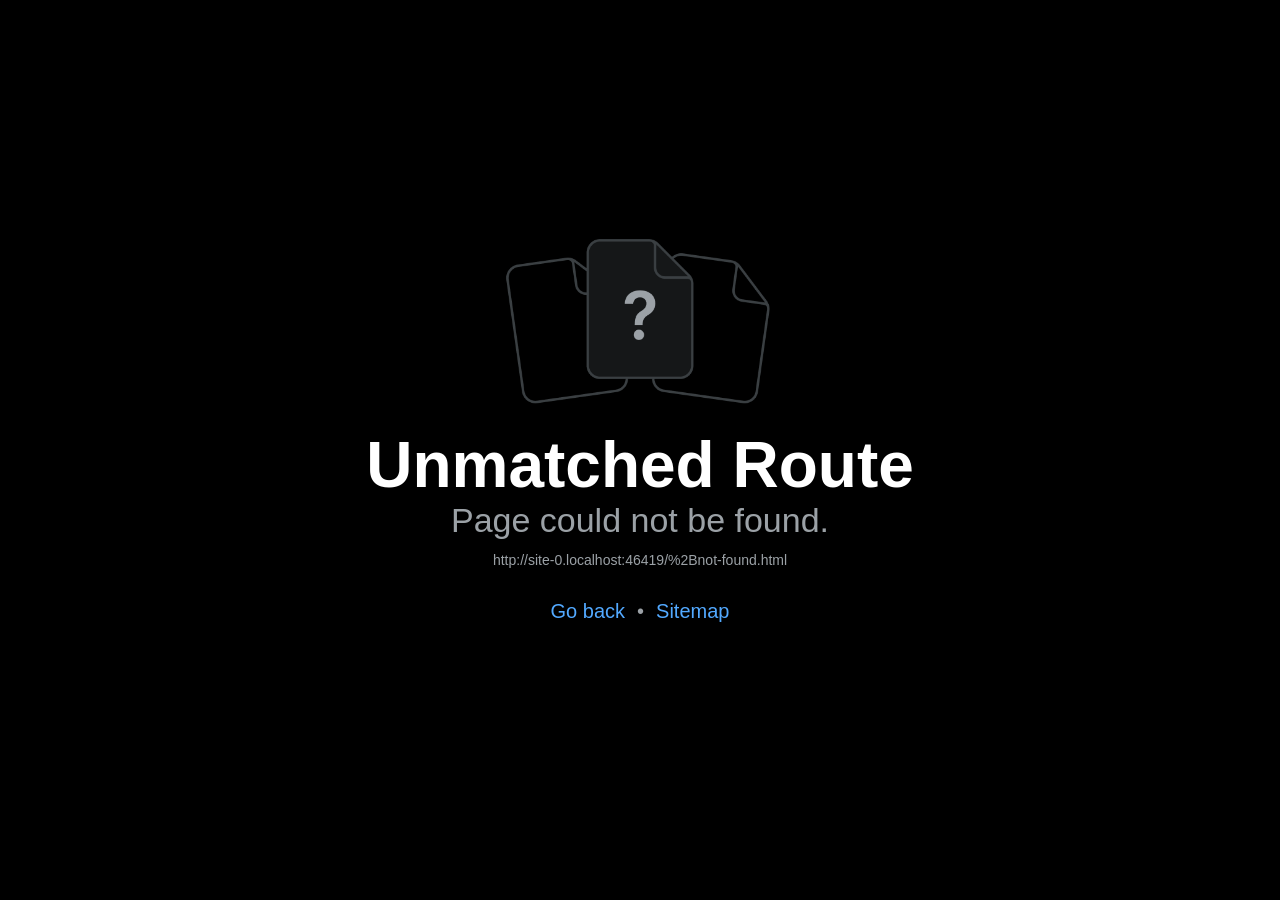
<file: +not-found.html>
<!DOCTYPE html><html  lang="en"><head><title data-rh="true"></title><meta charSet="utf-8"/><meta name="viewport" content="width=device-width, initial-scale=1, shrink-to-fit=no"/><meta http-equiv="X-UA-Compatible" content="IE=edge"/><style id="expo-reset">#root,body,html{height:100%}body{overflow:hidden}#root{display:flex}</style><style id="react-native-stylesheet">[stylesheet-group="0"]{}
body{margin:0;}
button::-moz-focus-inner,input::-moz-focus-inner{border:0;padding:0;}
html{-ms-text-size-adjust:100%;-webkit-text-size-adjust:100%;-webkit-tap-highlight-color:rgba(0,0,0,0);}
input::-webkit-search-cancel-button,input::-webkit-search-decoration,input::-webkit-search-results-button,input::-webkit-search-results-decoration{display:none;}
[stylesheet-group="1"]{}
.css-11aywtz{-moz-appearance:textfield;-webkit-appearance:none;background-color:rgba(0,0,0,0.00);border-bottom-left-radius:0px;border-bottom-right-radius:0px;border-top-left-radius:0px;border-top-right-radius:0px;border:0 solid black;box-sizing:border-box;font:14px -apple-system,BlinkMacSystemFont,"Segoe UI",Roboto,Helvetica,Arial,sans-serif;margin:0px;padding:0px;resize:none;}
.css-146c3p1{background-color:rgba(0,0,0,0.00);border:0 solid black;box-sizing:border-box;color:rgba(0,0,0,1.00);display:inline;font:14px -apple-system,BlinkMacSystemFont,"Segoe UI",Roboto,Helvetica,Arial,sans-serif;list-style:none;margin:0px;padding:0px;position:relative;text-align:start;text-decoration:none;white-space:pre-wrap;word-wrap:break-word;}
.css-1jxf684{background-color:rgba(0,0,0,0.00);border:0 solid black;box-sizing:border-box;color:inherit;display:inline;font:inherit;list-style:none;margin:0px;padding:0px;position:relative;text-align:inherit;text-decoration:none;white-space:inherit;word-wrap:break-word;}
.css-9pa8cd{bottom:0px;height:100%;left:0px;opacity:0;position:absolute;right:0px;top:0px;width:100%;z-index:-1;}
.css-g5y9jx{align-content:flex-start;align-items:stretch;background-color:rgba(0,0,0,0.00);border:0 solid black;box-sizing:border-box;display:flex;flex-basis:auto;flex-direction:column;flex-shrink:0;list-style:none;margin:0px;min-height:0px;min-width:0px;padding:0px;position:relative;text-decoration:none;z-index:0;}
[stylesheet-group="2"]{}
.r-11mg6pl{border-bottom-color:rgba(255,255,255,1.00);border-left-color:rgba(255,255,255,1.00);border-right-color:rgba(255,255,255,1.00);border-top-color:rgba(255,255,255,1.00);}
.r-136iysn{border-bottom-width:6px;border-left-width:6px;border-right-width:6px;border-top-width:6px;}
.r-13awgt0{flex:1;}
.r-14f9gny{border-bottom-width:4px;border-left-width:4px;border-right-width:4px;border-top-width:4px;}
.r-17ehl8e{flex:1.4;}
.r-1867qdf{border-bottom-left-radius:16px;border-bottom-right-radius:16px;border-top-left-radius:16px;border-top-right-radius:16px;}
.r-1awa8pu{border-bottom-color:rgba(101,119,134,1.00);border-left-color:rgba(101,119,134,1.00);border-right-color:rgba(101,119,134,1.00);border-top-color:rgba(101,119,134,1.00);}
.r-1bq2mok{margin:3px;}
.r-1d4xg89{border-bottom-color:rgba(170,184,194,1.00);border-left-color:rgba(170,184,194,1.00);border-right-color:rgba(170,184,194,1.00);border-top-color:rgba(170,184,194,1.00);}
.r-1dzdj1l{border-bottom-left-radius:10px;border-bottom-right-radius:10px;border-top-left-radius:10px;border-top-right-radius:10px;}
.r-1f0042m{border-bottom-left-radius:5px;border-bottom-right-radius:5px;border-top-left-radius:5px;border-top-right-radius:5px;}
.r-1fdo3w0{margin:16px;}
.r-1fuqb1j{border-bottom-left-radius:24px;border-bottom-right-radius:24px;border-top-left-radius:24px;border-top-right-radius:24px;}
.r-1j16mh1{border-bottom-left-radius:100%;border-bottom-right-radius:100%;border-top-left-radius:100%;border-top-right-radius:100%;}
.r-1jkafct{border-bottom-left-radius:2px;border-bottom-right-radius:2px;border-top-left-radius:2px;border-top-right-radius:2px;}
.r-1jyn79y{border-bottom-color:rgba(0,150,136,1.00);border-left-color:rgba(0,150,136,1.00);border-right-color:rgba(0,150,136,1.00);border-top-color:rgba(0,150,136,1.00);}
.r-1l17iur{border-bottom-left-radius:90px;border-bottom-right-radius:90px;border-top-left-radius:90px;border-top-right-radius:90px;}
.r-1m7mu0x{border-bottom-left-radius:36px;border-bottom-right-radius:36px;border-top-left-radius:36px;border-top-right-radius:36px;}
.r-1pcd2l5{padding:20px;}
.r-1phboty{border-bottom-style:solid;border-left-style:solid;border-right-style:solid;border-top-style:solid;}
.r-1q9bdsx{border-bottom-left-radius:12px;border-bottom-right-radius:12px;border-top-left-radius:12px;border-top-right-radius:12px;}
.r-1qgnhu4{border-bottom-left-radius:80px;border-bottom-right-radius:80px;border-top-left-radius:80px;border-top-right-radius:80px;}
.r-1qsk4np{overflow-x:clip;overflow-y:clip;}
.r-1rf8fdq{border-bottom-width:1.5px;border-left-width:1.5px;border-right-width:1.5px;border-top-width:1.5px;}
.r-1rvyss1{border-bottom-color:rgba(255,255,255,0.20);border-left-color:rgba(255,255,255,0.20);border-right-color:rgba(255,255,255,0.20);border-top-color:rgba(255,255,255,0.20);}
.r-1slz7xr{padding:14px;}
.r-1sp51qo{padding:10px;}
.r-1udh08x{overflow-x:hidden;overflow-y:hidden;}
.r-1uu6nss{padding:5px;}
.r-1xfd6ze{border-bottom-left-radius:8px;border-bottom-right-radius:8px;border-top-left-radius:8px;border-top-right-radius:8px;}
.r-4a18lf{border-bottom-color:rgba(255,0,0,1.00);border-left-color:rgba(255,0,0,1.00);border-right-color:rgba(255,0,0,1.00);border-top-color:rgba(255,0,0,1.00);}
.r-4zvafu{border-bottom-left-radius:26px;border-bottom-right-radius:26px;border-top-left-radius:26px;border-top-right-radius:26px;}
.r-60ke3l{border-bottom-color:rgba(0,128,0,1.00);border-left-color:rgba(0,128,0,1.00);border-right-color:rgba(0,128,0,1.00);border-top-color:rgba(0,128,0,1.00);}
.r-6t2glc{border-bottom-left-radius:40px;border-bottom-right-radius:40px;border-top-left-radius:40px;border-top-right-radius:40px;}
.r-9x6qib{border-bottom-color:rgba(204,214,221,1.00);border-left-color:rgba(204,214,221,1.00);border-right-color:rgba(204,214,221,1.00);border-top-color:rgba(204,214,221,1.00);}
.r-cdmcib{border-bottom-left-radius:3px;border-bottom-right-radius:3px;border-top-left-radius:3px;border-top-right-radius:3px;}
.r-crgep1{margin:0px;}
.r-d045u9{border-bottom-width:2px;border-left-width:2px;border-right-width:2px;border-top-width:2px;}
.r-d23pfw{padding:24px;}
.r-edyy15{padding:8px;}
.r-fx7oqy{border-bottom-color:rgba(0,0,255,1.00);border-left-color:rgba(0,0,255,1.00);border-right-color:rgba(0,0,255,1.00);border-top-color:rgba(0,0,255,1.00);}
.r-kdyh1x{border-bottom-left-radius:6px;border-bottom-right-radius:6px;border-top-left-radius:6px;border-top-right-radius:6px;}
.r-krxsd3{display:-webkit-box;}
.r-nsbfu8{padding:16px;}
.r-rs99b7{border-bottom-width:1px;border-left-width:1px;border-right-width:1px;border-top-width:1px;}
.r-t23y2h{border-bottom-left-radius:14px;border-bottom-right-radius:14px;border-top-left-radius:14px;border-top-right-radius:14px;}
.r-t60dpp{padding:0px;}
.r-tuq35u{padding:4px;}
.r-wg31gx{border-bottom-color:rgba(49,53,56,1.00);border-left-color:rgba(49,53,56,1.00);border-right-color:rgba(49,53,56,1.00);border-top-color:rgba(49,53,56,1.00);}
.r-whuqzp{padding:18px;}
.r-xoduu5{display:inline-flex;}
.r-xyw6el{padding:12px;}
.r-y47klf{border-bottom-left-radius:20px;border-bottom-right-radius:20px;border-top-left-radius:20px;border-top-right-radius:20px;}
.r-ywje51{margin:auto;}
.r-z2wwpe{border-bottom-left-radius:4px;border-bottom-right-radius:4px;border-top-left-radius:4px;border-top-right-radius:4px;}
[stylesheet-group="2.1"]{}
.r-11f147o{padding-bottom:8px;padding-top:8px;}
.r-11gswi8{padding-left:3px;padding-right:3px;}
.r-1559e4e{padding-bottom:2px;padding-top:2px;}
.r-17q4wm6{margin-left:5px;margin-right:5px;}
.r-184id4b{margin-bottom:12px;margin-top:12px;}
.r-18c5d7m{padding-left:6px;padding-right:6px;}
.r-1d7mnkm{padding-bottom:15px;padding-top:15px;}
.r-1e084wi{padding-left:0px;padding-right:0px;}
.r-1mmae3n{padding-bottom:12px;padding-top:12px;}
.r-1ntr0p{padding-left:5px;padding-right:5px;}
.r-1rsorjc{padding-left:36px;padding-right:36px;}
.r-1ubuhtd{padding-left:10px;padding-right:10px;}
.r-1xpp3t0{margin-left:16px;margin-right:16px;}
.r-1yd117h{padding-bottom:7px;padding-top:7px;}
.r-3o4zer{padding-left:12px;padding-right:12px;}
.r-3pj75a{padding-left:16px;padding-right:16px;}
.r-cnw61z{padding-bottom:4px;padding-top:4px;}
.r-cxgwc0{padding-left:24px;padding-right:24px;}
.r-f8sm7e{margin-left:auto;margin-right:auto;}
.r-is05cd{padding-left:8px;padding-right:8px;}
.r-jdiy1a{margin-left:11px;margin-right:11px;}
.r-jusfrs{margin-left:12px;margin-right:12px;}
.r-n5f61p{margin-bottom:3px;margin-top:3px;}
.r-n7gxbd{padding-left:4px;padding-right:4px;}
.r-u9wvl5{padding-left:20px;padding-right:20px;}
.r-ugi1tw{padding-left:5%;padding-right:5%;}
.r-vuvdlw{padding-bottom:6px;padding-top:6px;}
.r-w7s2jr{padding-bottom:16px;padding-top:16px;}
.r-xjggfu{padding-bottom:3px;padding-top:3px;}
.r-ytbthy{padding-bottom:10px;padding-top:10px;}
[stylesheet-group="2.2"]{}
.r-10s2tm5{left:0%;}
.r-16o8guy{right:100%;}
.r-1a11zyx{margin-right:12px;}
.r-1cwvpvk{margin-left:12px;}
.r-1e97lx8{margin-right:3px;}
.r-1euzeng{padding-left:24px;}
.r-1g4tz6n{margin-right:-14.5px;}
.r-1h31txp{padding-right:16px;}
.r-1lhn9r{margin-left:-14.5px;}
.r-1sqnqi2{margin-left:3px;}
.r-1vl2501{padding-right:24px;}
.r-9mo606{margin-right:10px;}
.r-c59us2{left:-3px;}
.r-dqe1q{right:0%;}
.r-qb41rp{margin-right:5px;}
.r-rci37q{left:100%;}
.r-uhung1{margin-left:10px;}
.r-vpmibe{right:-3px;}
.r-w67my2{padding-left:16px;}
.r-wizibn{margin-left:5px;}
[stylesheet-group="3"]{}
.r-102gzdx{height:52px;}
.r-105ug2t{pointer-events:auto!important;}
.r-10ptun7{height:16px;}
.r-10v3vxq{transform:scaleX(-1);}
.r-10x49cs{font-size:10px;}
.r-10xqauy{padding-top:env(safe-area-inset-top);}
.r-11j9u27{visibility:hidden;}
.r-11mpjr4{background-color:rgba(223,223,223,1.00);}
.r-11udlyb{background-color:rgba(0,150,136,1.00);}
.r-11v9fek{min-width:180px;}
.r-11yh6sk{overflow-x:hidden;}
.r-12f6czt{top:17px;}
.r-12sm5po{letter-spacing:-0.3px;}
.r-12vffkv>* {pointer-events:auto;}
.r-12vffkv{pointer-events:none!important;}
.r-132bva{height:180px;}
.r-135wba7{line-height:24px;}
.r-13aq9py{animation-name:r-1iq689l;}
.r-13hce6t{margin-left:4px;}
.r-13qz1uu{width:100%;}
.r-13tjlyg{transition-duration:0.1s;}
.r-1472mwg{height:24px;}
.r-14gqq1x{margin-top:4px;}
.r-14lw9ot{background-color:rgba(255,255,255,1.00);}
.r-14sbq61{background-color:rgba(33,150,243,1.00);}
.r-14yzgew{line-height:18px;}
.r-150rngu{-webkit-overflow-scrolling:touch;}
.r-15zivkp{margin-bottom:4px;}
.r-16eto9q{width:12px;}
.r-16krg75{letter-spacing:-1px;}
.r-16pcm1t{gap:20px;}
.r-16y2uox{flex-grow:1;}
.r-173mn98{align-self:flex-end;}
.r-173mzie{transform:scaleY(-1);}
.r-1777fci{justify-content:center;}
.r-17bb2tj{animation-duration:0.75s;}
.r-17leim2{background-repeat:repeat;}
.r-17s6mgv{justify-content:flex-end;}
.r-17tb59b{opacity:0.7;}
.r-17tloay{opacity:0.6;}
.r-17u3ijr{background-color:rgba(155,161,166,0.27);}
.r-184en5c{z-index:1;}
.r-18nhz7w{top:-3px;}
.r-18u1ve8{color:rgba(255,255,255,0.40);}
.r-18u37iz{flex-direction:row;}
.r-19oahor{font-size:64px;}
.r-19qrga8{margin-top:3px;}
.r-19wmn03{width:20px;}
.r-19z077z{touch-action:none;}
.r-1a2p6p6{-webkit-text-decoration-style:solid;text-decoration-style:solid;}
.r-1a7l8x0{color:rgba(255,255,255,0.60);}
.r-1abnn5w{animation-play-state:paused;}
.r-1acpoxo{width:36px;}
.r-1aiqnjv{font-family:monospace,monospace;}
.r-1aockid{width:40px;}
.r-1awozwy{align-items:center;}
.r-1ay1djp{animation-duration:1s;}
.r-1b43r93{font-size:14px;}
.r-1blnp2b{width:72px;}
.r-1bymd8e{margin-top:2px;}
.r-1c6unfx{forced-color-adjust:none;}
.r-1c85bru{width:270px;}
.r-1cmwbt1{gap:8px;}
.r-1cvj4g8{margin-top:1px;}
.r-1d2f490{left:0px;}
.r-1d5kdc7{flex-direction:column-reverse;}
.r-1ddef8g{-webkit-text-decoration-line:underline;text-decoration-line:underline;}
.r-1dernwh{height:70%;}
.r-1dpkw9{letter-spacing:0.3px;}
.r-1e6yznf{margin-top:-6px;}
.r-1ei5mc7{cursor:inherit;}
.r-1ej1qmr{top:20px;}
.r-1enofrn{font-size:12px;}
.r-1euycsn{flex-direction:row-reverse;}
.r-1ewcgjf{box-shadow:0px 1px 3px rgba(0,0,0,0.5);}
.r-1f529hi{line-height:14px;}
.r-1fdih9r{gap:24px;}
.r-1ff274t{text-align:right;}
.r-1ffj0ar{background-color:rgba(0,0,0,0.40);}
.r-1g80hic{opacity:0.8;}
.r-1ge9hsw{max-width:960px;}
.r-1ghxqbu{font-variant:tabular-nums;}
.r-1gkfh8e{font-size:11px;}
.r-1gwld19{min-width:100px;}
.r-1h0z5md{justify-content:flex-start;}
.r-1habvwh{align-items:flex-start;}
.r-1i10wst{font-size:18px;}
.r-1i6wzkk{-moz-transition-property:opacity;-webkit-transition-property:opacity;transition-property:opacity;}
.r-1i71y14{gap:14px;}
.r-1ifxtd0{margin-bottom:16px;}
.r-1ikidpy{letter-spacing:0.5px;}
.r-1iln25a{word-wrap:normal;}
.r-1inkyih{font-size:17px;}
.r-1iusvr4{flex-basis:0px;}
.r-1iww7jx{width:28px;}
.r-1janqcz{width:16px;}
.r-1jg9483{width:8px;}
.r-1jkjb{margin-left:8px;}
.r-1jnkns4{gap:0px;}
.r-1kb76zh{margin-right:8px;}
.r-1kfrs79{font-weight:600;}
.r-1kihuf0{align-self:center;}
.r-1knelpx{padding-top:20px;}
.r-1kz6sp{width:52px;}
.r-1l7z4oj{padding-bottom:16px;}
.r-1ld3bg{top:-4px;}
.r-1ldzwu0{animation-timing-function:linear;}
.r-1loqt21{cursor:pointer;}
.r-1mlwlqe{flex-basis:auto;}
.r-1mrlafo{background-position:0;}
.r-1muvv40{animation-iteration-count:infinite;}
.r-1niwhzg{background-color:rgba(0,0,0,0.00);}
.r-1nlw0im{bottom:8px;}
.r-1no09lo{margin-top:28px;}
.r-1nxhmzv{margin-bottom:28px;}
.r-1ny4l3l{outline-style:none;}
.r-1ocf4r9{scroll-snap-type:y mandatory;}
.r-1oji4za{width:30%;}
.r-1onu96p{border-curve:continuous;}
.r-1or9b2r{height:10px;}
.r-1oszu61{align-items:stretch;}
.r-1otgn73{touch-action:manipulation;}
.r-1ozqkpa{text-transform:capitalize;}
.r-1p0dtai{bottom:0px;}
.r-1pi2tsx{height:100%;}
.r-1pm8pkb{font-family:Courier;}
.r-1qd0xha{font-family:-apple-system,BlinkMacSystemFont,"Segoe UI",Roboto,Helvetica,Arial,sans-serif;}
.r-1qulhi1{animation-name:r-1pzkwqh;}
.r-1r4fvd0{color:rgba(82,169,255,1.00);}
.r-1r74h94{left:8px;}
.r-1r8g8re{height:36px;}
.r-1ra0lkn{font-size:30px;}
.r-1rnoaur{overflow-y:auto;}
.r-1rqp49e{color:rgba(255,255,255,0.50);}
.r-1sg8ghl{z-index:1000;}
.r-1ssbvtb{gap:12px;}
.r-1sxrcry{background-size:auto;}
.r-1udbk01{text-overflow:ellipsis;}
.r-1ugchlj{height:44px;}
.r-1ui5ee8{font-size:32px;}
.r-1uwte3a{padding-bottom:40px;}
.r-1vr29t4{font-weight:800;}
.r-1w6e6rj{flex-wrap:wrap;}
.r-1wbh5a2{flex-shrink:1;}
.r-1wtj0ep{justify-content:space-between;}
.r-1wyvozj{left:50%;}
.r-1wyyakw{z-index:-1;}
.r-1wzrnnt{margin-top:16px;}
.r-1x35g6{font-size:24px;}
.r-1xbve24{height:6px;}
.r-1xcajam{position:fixed;}
.r-1xnzce8{-moz-user-select:text;-webkit-user-select:text;user-select:text;}
.r-1xpsq9i{box-shadow:0px 3px 3px rgba(0, 0, 0, 0.33);}
.r-1xzupcd{width:13px;}
.r-1yef0xd{animation-name:r-11cv4x;}
.r-2eszeu::-webkit-scrollbar{display:none}
.r-2eszeu{scrollbar-width:none;}
.r-30o5oe{-moz-appearance:none;-ms-appearance:none;-webkit-appearance:none;appearance:none;}
.r-356f0p{letter-spacing:0.35px;}
.r-36ujnk{font-style:italic;}
.r-3da1kt{height:8px;}
.r-3ew84i{width:160px;}
.r-3i2nvb{font-size:36px;}
.r-3mc0re{right:8px;}
.r-3s2u2q{white-space:nowrap;}
.r-417010{z-index:0;}
.r-4gszlv{background-size:cover;}
.r-4mshu{margin-left:-12px;}
.r-4v7adb{height:5px;}
.r-5kkj8d{border-top-width:1px;}
.r-5oul0u{margin-bottom:8px;}
.r-5soawk{width:10px;}
.r-5zqcb5{color:rgba(255,255,255,0.70);}
.r-60vfwk{min-width:1px;}
.r-633pao>* {pointer-events:none;}
.r-633pao{pointer-events:none!important;}
.r-6dt33c{opacity:1;}
.r-6gpygo{margin-bottom:12px;}
.r-6taxm2:-ms-input-placeholder{color:var(--placeholderTextColor);opacity:1;}
.r-6taxm2::-moz-placeholder{color:var(--placeholderTextColor);opacity:1;}
.r-6taxm2::-webkit-input-placeholder{color:var(--placeholderTextColor);opacity:1;}
.r-6taxm2::placeholder{color:var(--placeholderTextColor);opacity:1;}
.r-6vrn8a{letter-spacing:4px;}
.r-726pan{width:31px;}
.r-76blku{height:21px;}
.r-7cikom{font-size:inherit;}
.r-7q8q6z{cursor:default;}
.r-87bcf5{font-size:80px;}
.r-8akbws{-webkit-box-orient:vertical;}
.r-8ay8q1{letter-spacing:0.1px;}
.r-8hc5te{width:6px;}
.r-95jzfe{padding-top:16px;}
.r-97e31f{padding-bottom:env(safe-area-inset-bottom);}
.r-9aw3ui{gap:4px;}
.r-9daxd3{animation-duration:250ms;}
.r-a023e6{font-size:15px;}
.r-adyw6z{font-size:20px;}
.r-agouwx{transform:translateZ(0);}
.r-ah5dr5>* {pointer-events:none;}
.r-ah5dr5{pointer-events:auto!important;}
.r-aruset{font-weight:200;}
.r-atnv13{height:160px;}
.r-b88u0q{font-weight:700;}
.r-b8lwoo{width:100px;}
.r-bi4vy9{transform:translateY(100%);}
.r-bt1l66{min-height:20px;}
.r-buy8e9{overflow-y:hidden;}
.r-bv2aro{padding-left:env(safe-area-inset-left);}
.r-c68hjy{color:rgba(161,161,161,1.00);}
.r-cfp7ip{width:60px;}
.r-cpa5s6{scroll-snap-align:start;}
.r-cqee49{color:rgba(0,0,0,1.00);}
.r-ctyi22{left:20px;}
.r-dkge59{background-color:rgba(170,184,194,1.00);}
.r-dnmrzs{max-width:100%;}
.r-dqa1tq{width:180px;}
.r-eafdt9{transition-duration:0.15s;}
.r-ebwn4k{animation-name:r-q67da2;}
.r-ehq7j7{background-size:contain;}
.r-eqz5dr{flex-direction:column;}
.r-eu3ka{height:40px;}
.r-evnaw{font-size:22px;}
.r-f1odvy{margin-bottom:6px;}
.r-f4gmv6{gap:16px;}
.r-fdjqy7{text-align:left;}
.r-g3mlsw{animation-name:r-t2lo5v;}
.r-ghxds0{transform:translateY(0%);}
.r-gtdqiz{position:-webkit-sticky;position:sticky;}
.r-h0d30l{height:28px;}
.r-h3s6tt{height:48px;}
.r-hbpseb{line-height:22px;}
.r-hh7wl0{color:rgba(230,57,70,1.00);}
.r-howw7u{color:rgba(255,0,0,1.00);}
.r-hxflta{padding-right:env(safe-area-inset-right);}
.r-icoktb{opacity:0.5;}
.r-icto9i{letter-spacing:-0.5px;}
.r-ipm5af{top:0px;}
.r-jwli3a{color:rgba(255,255,255,1.00);}
.r-k200y{align-self:flex-start;}
.r-k8qxaj{padding-bottom:20px;}
.r-kc8jnq{margin-top:6px;}
.r-kemksi{background-color:rgba(0,0,0,1.00);}
.r-kizejy{color:rgba(155,161,166,1.00);}
.r-knv0ih{margin-top:8px;}
.r-leqjx2{animation-timing-function:cubic-bezier(0.215, 0.61, 0.355, 1);}
.r-lltvgl{overflow-x:auto;}
.r-lpb231{height:168px;}
.r-lrsllp{width:24px;}
.r-lrvibr{-moz-user-select:none;-webkit-user-select:none;user-select:none;}
.r-m5arl1{width:2px;}
.r-majxgm{font-weight:500;}
.r-mfh4gg{scroll-snap-type:x mandatory;}
.r-mhe3cw{z-index:10;}
.r-mro3nb{background-color:rgba(21,23,24,1.00);}
.r-n6v787{font-size:13px;}
.r-nyc15k{font-size:44px;}
.r-o4n3w5{width:23px;}
.r-o52ifk{height:100px;}
.r-obd0qt{align-items:flex-end;}
.r-ojf8lh{gap:6px;}
.r-orgf3d{opacity:0;}
.r-ovu0ai{font-weight:900;}
.r-peo1c{min-height:44px;}
.r-q4m81j{text-align:center;}
.r-qfi6ny{top:30000px;}
.r-qklmqi{border-bottom-width:1px;}
.r-qn3fzs{padding-bottom:24px;}
.r-r5vmyo{z-index:1002;}
.r-rjixqe{line-height:20px;}
.r-rs94m5{background-image:url("[data-uri]");}
.r-rwqe4o{width:48px;}
.r-s62m2j{animation-timing-function:cubic-bezier(0.47, 0, 0.745, 0.715);}
.r-s67bdx{font-size:48px;}
.r-sfbmgh{z-index:9999;}
.r-so7y2g{line-height:64px;}
.r-tbmifm{height:12px;}
.r-tskmnb{padding-top:8px;}
.r-tsynxw{text-transform:uppercase;}
.r-u6sd8q{background-repeat:no-repeat;}
.r-u8s1d{position:absolute;}
.r-u92y06{background-color:rgba(255,165,0,1.00);}
.r-uaa2di{gap:10px;}
.r-ubezar{font-size:16px;}
.r-ud0q2t{letter-spacing:1px;}
.r-uho16t{font-size:34px;}
.r-usgzl9{width:44px;}
.r-vacyoi{padding-bottom:64px;}
.r-van48c{caret-color:transparent;}
.r-vboj7i{top:-7px;}
.r-vmopo1{padding-top:2px;}
.r-vvn4in{background-position:center;}
.r-vw2c0b{font-weight:bold;}
.r-wfqgy4{transition-duration:100ms;}
.r-ws9h79{left:4px;}
.r-wy61xf{height:72px;}
.r-x11e5r{font-family:SFMono-Regular, Menlo, Monaco, Consolas, "Liberation Mono", "Courier New", monospace;}
.r-x3cy2q{background-size:100% 100%;}
.r-xb2eav{font-size:40px;}
.r-xd6kpl{padding-bottom:8px;}
.r-xx3c9p{animation-name:r-imtty0;}
.r-y7v2we{background-color:rgba(32,36,37,1.00);}
.r-yie26v{z-index:1001;}
.r-ytfskt{min-width:90px;}
.r-z5qs1h{gap:2px;}
.r-z80fyv{height:20px;}
.r-zchlnj{right:0px;}
.r-zz5t5d{font-size:28px;}
@-webkit-keyframes r-11cv4x{0%{transform:rotate(0deg);}100%{transform:rotate(360deg);}}
@-webkit-keyframes r-1iq689l{0%{transform:translateY(0%);}100%{transform:translateY(100%);}}
@-webkit-keyframes r-1pzkwqh{0%{transform:translateY(100%);}100%{transform:translateY(0%);}}
@-webkit-keyframes r-imtty0{0%{opacity:0;}100%{opacity:1;}}
@-webkit-keyframes r-q67da2{0%{transform:translateX(-100%);}100%{transform:translateX(400%);}}
@-webkit-keyframes r-t2lo5v{0%{opacity:1;}100%{opacity:0;}}
@keyframes r-11cv4x{0%{transform:rotate(0deg);}100%{transform:rotate(360deg);}}
@keyframes r-1iq689l{0%{transform:translateY(0%);}100%{transform:translateY(100%);}}
@keyframes r-1pzkwqh{0%{transform:translateY(100%);}100%{transform:translateY(0%);}}
@keyframes r-imtty0{0%{opacity:0;}100%{opacity:1;}}
@keyframes r-q67da2{0%{transform:translateX(-100%);}100%{transform:translateX(400%);}}
@keyframes r-t2lo5v{0%{opacity:1;}100%{opacity:0;}}</style><script type="module">globalThis.__EXPO_ROUTER_HYDRATE__=true;</script><link rel="preload" href="/_expo/static/css/web-81eb65a707702dcc46a33d8c5acd8491.css" as="style"><link rel="stylesheet" href="/_expo/static/css/web-81eb65a707702dcc46a33d8c5acd8491.css"><link rel="icon" href="/favicon.ico" /></head><body><div id="root"><div class="css-g5y9jx r-13awgt0"></div></div><script src="/_expo/static/js/web/entry-5e38e5298b45b50d26e542ea94952d6d.js" defer></script>
</body></html>
</file>
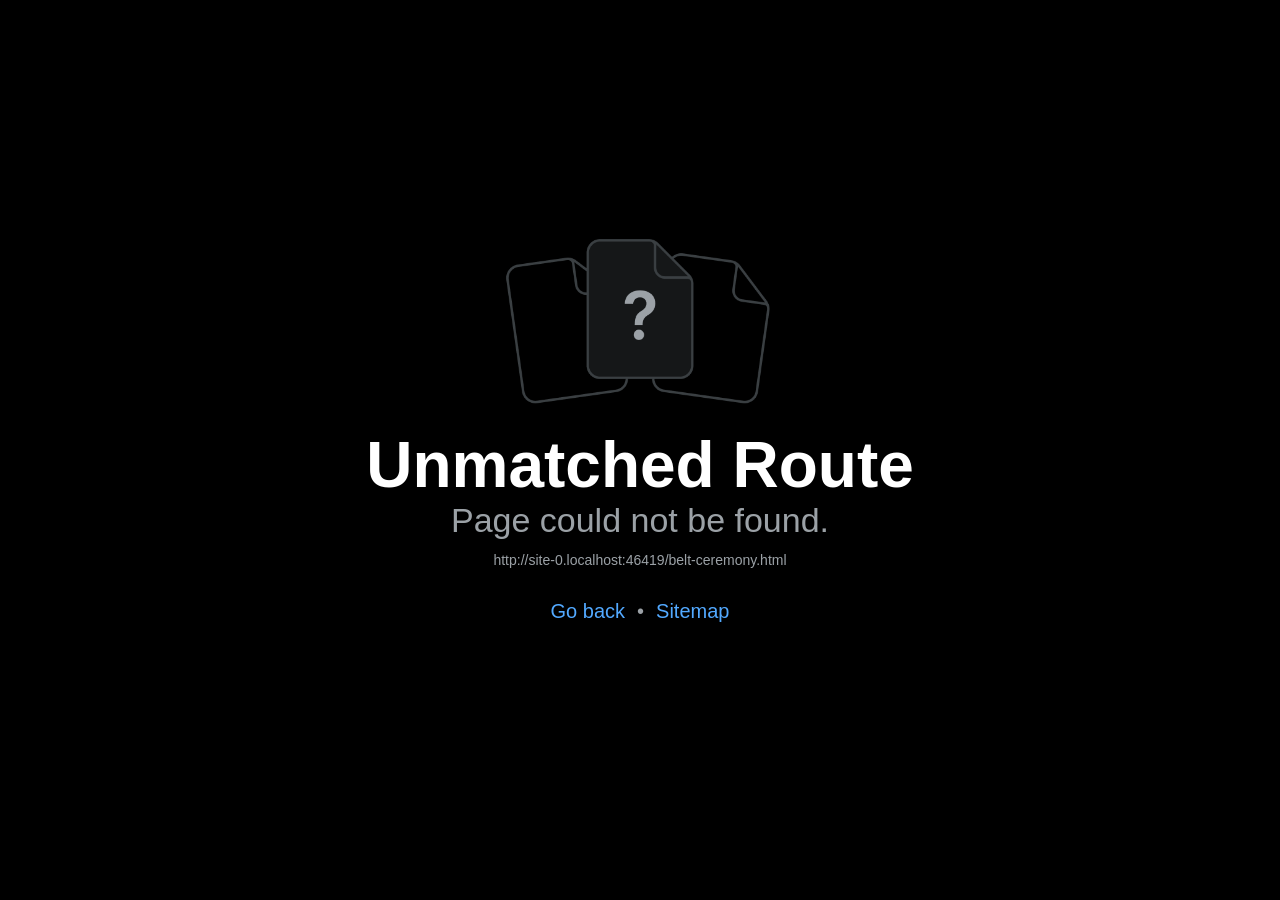
<file: belt-ceremony.html>
<!DOCTYPE html><html  lang="en"><head><title data-rh="true"></title><meta charSet="utf-8"/><meta name="viewport" content="width=device-width, initial-scale=1, shrink-to-fit=no"/><meta http-equiv="X-UA-Compatible" content="IE=edge"/><style id="expo-reset">#root,body,html{height:100%}body{overflow:hidden}#root{display:flex}</style><style id="react-native-stylesheet">[stylesheet-group="0"]{}
body{margin:0;}
button::-moz-focus-inner,input::-moz-focus-inner{border:0;padding:0;}
html{-ms-text-size-adjust:100%;-webkit-text-size-adjust:100%;-webkit-tap-highlight-color:rgba(0,0,0,0);}
input::-webkit-search-cancel-button,input::-webkit-search-decoration,input::-webkit-search-results-button,input::-webkit-search-results-decoration{display:none;}
[stylesheet-group="1"]{}
.css-11aywtz{-moz-appearance:textfield;-webkit-appearance:none;background-color:rgba(0,0,0,0.00);border-bottom-left-radius:0px;border-bottom-right-radius:0px;border-top-left-radius:0px;border-top-right-radius:0px;border:0 solid black;box-sizing:border-box;font:14px -apple-system,BlinkMacSystemFont,"Segoe UI",Roboto,Helvetica,Arial,sans-serif;margin:0px;padding:0px;resize:none;}
.css-146c3p1{background-color:rgba(0,0,0,0.00);border:0 solid black;box-sizing:border-box;color:rgba(0,0,0,1.00);display:inline;font:14px -apple-system,BlinkMacSystemFont,"Segoe UI",Roboto,Helvetica,Arial,sans-serif;list-style:none;margin:0px;padding:0px;position:relative;text-align:start;text-decoration:none;white-space:pre-wrap;word-wrap:break-word;}
.css-1jxf684{background-color:rgba(0,0,0,0.00);border:0 solid black;box-sizing:border-box;color:inherit;display:inline;font:inherit;list-style:none;margin:0px;padding:0px;position:relative;text-align:inherit;text-decoration:none;white-space:inherit;word-wrap:break-word;}
.css-9pa8cd{bottom:0px;height:100%;left:0px;opacity:0;position:absolute;right:0px;top:0px;width:100%;z-index:-1;}
.css-g5y9jx{align-content:flex-start;align-items:stretch;background-color:rgba(0,0,0,0.00);border:0 solid black;box-sizing:border-box;display:flex;flex-basis:auto;flex-direction:column;flex-shrink:0;list-style:none;margin:0px;min-height:0px;min-width:0px;padding:0px;position:relative;text-decoration:none;z-index:0;}
[stylesheet-group="2"]{}
.r-11mg6pl{border-bottom-color:rgba(255,255,255,1.00);border-left-color:rgba(255,255,255,1.00);border-right-color:rgba(255,255,255,1.00);border-top-color:rgba(255,255,255,1.00);}
.r-136iysn{border-bottom-width:6px;border-left-width:6px;border-right-width:6px;border-top-width:6px;}
.r-13awgt0{flex:1;}
.r-14f9gny{border-bottom-width:4px;border-left-width:4px;border-right-width:4px;border-top-width:4px;}
.r-17ehl8e{flex:1.4;}
.r-1867qdf{border-bottom-left-radius:16px;border-bottom-right-radius:16px;border-top-left-radius:16px;border-top-right-radius:16px;}
.r-1awa8pu{border-bottom-color:rgba(101,119,134,1.00);border-left-color:rgba(101,119,134,1.00);border-right-color:rgba(101,119,134,1.00);border-top-color:rgba(101,119,134,1.00);}
.r-1bq2mok{margin:3px;}
.r-1d4xg89{border-bottom-color:rgba(170,184,194,1.00);border-left-color:rgba(170,184,194,1.00);border-right-color:rgba(170,184,194,1.00);border-top-color:rgba(170,184,194,1.00);}
.r-1dzdj1l{border-bottom-left-radius:10px;border-bottom-right-radius:10px;border-top-left-radius:10px;border-top-right-radius:10px;}
.r-1f0042m{border-bottom-left-radius:5px;border-bottom-right-radius:5px;border-top-left-radius:5px;border-top-right-radius:5px;}
.r-1fdo3w0{margin:16px;}
.r-1fuqb1j{border-bottom-left-radius:24px;border-bottom-right-radius:24px;border-top-left-radius:24px;border-top-right-radius:24px;}
.r-1j16mh1{border-bottom-left-radius:100%;border-bottom-right-radius:100%;border-top-left-radius:100%;border-top-right-radius:100%;}
.r-1jkafct{border-bottom-left-radius:2px;border-bottom-right-radius:2px;border-top-left-radius:2px;border-top-right-radius:2px;}
.r-1jyn79y{border-bottom-color:rgba(0,150,136,1.00);border-left-color:rgba(0,150,136,1.00);border-right-color:rgba(0,150,136,1.00);border-top-color:rgba(0,150,136,1.00);}
.r-1l17iur{border-bottom-left-radius:90px;border-bottom-right-radius:90px;border-top-left-radius:90px;border-top-right-radius:90px;}
.r-1m7mu0x{border-bottom-left-radius:36px;border-bottom-right-radius:36px;border-top-left-radius:36px;border-top-right-radius:36px;}
.r-1pcd2l5{padding:20px;}
.r-1phboty{border-bottom-style:solid;border-left-style:solid;border-right-style:solid;border-top-style:solid;}
.r-1q9bdsx{border-bottom-left-radius:12px;border-bottom-right-radius:12px;border-top-left-radius:12px;border-top-right-radius:12px;}
.r-1qgnhu4{border-bottom-left-radius:80px;border-bottom-right-radius:80px;border-top-left-radius:80px;border-top-right-radius:80px;}
.r-1qsk4np{overflow-x:clip;overflow-y:clip;}
.r-1rf8fdq{border-bottom-width:1.5px;border-left-width:1.5px;border-right-width:1.5px;border-top-width:1.5px;}
.r-1rvyss1{border-bottom-color:rgba(255,255,255,0.20);border-left-color:rgba(255,255,255,0.20);border-right-color:rgba(255,255,255,0.20);border-top-color:rgba(255,255,255,0.20);}
.r-1slz7xr{padding:14px;}
.r-1sp51qo{padding:10px;}
.r-1udh08x{overflow-x:hidden;overflow-y:hidden;}
.r-1uu6nss{padding:5px;}
.r-1xfd6ze{border-bottom-left-radius:8px;border-bottom-right-radius:8px;border-top-left-radius:8px;border-top-right-radius:8px;}
.r-4a18lf{border-bottom-color:rgba(255,0,0,1.00);border-left-color:rgba(255,0,0,1.00);border-right-color:rgba(255,0,0,1.00);border-top-color:rgba(255,0,0,1.00);}
.r-4zvafu{border-bottom-left-radius:26px;border-bottom-right-radius:26px;border-top-left-radius:26px;border-top-right-radius:26px;}
.r-60ke3l{border-bottom-color:rgba(0,128,0,1.00);border-left-color:rgba(0,128,0,1.00);border-right-color:rgba(0,128,0,1.00);border-top-color:rgba(0,128,0,1.00);}
.r-6t2glc{border-bottom-left-radius:40px;border-bottom-right-radius:40px;border-top-left-radius:40px;border-top-right-radius:40px;}
.r-9x6qib{border-bottom-color:rgba(204,214,221,1.00);border-left-color:rgba(204,214,221,1.00);border-right-color:rgba(204,214,221,1.00);border-top-color:rgba(204,214,221,1.00);}
.r-cdmcib{border-bottom-left-radius:3px;border-bottom-right-radius:3px;border-top-left-radius:3px;border-top-right-radius:3px;}
.r-crgep1{margin:0px;}
.r-d045u9{border-bottom-width:2px;border-left-width:2px;border-right-width:2px;border-top-width:2px;}
.r-d23pfw{padding:24px;}
.r-edyy15{padding:8px;}
.r-fx7oqy{border-bottom-color:rgba(0,0,255,1.00);border-left-color:rgba(0,0,255,1.00);border-right-color:rgba(0,0,255,1.00);border-top-color:rgba(0,0,255,1.00);}
.r-kdyh1x{border-bottom-left-radius:6px;border-bottom-right-radius:6px;border-top-left-radius:6px;border-top-right-radius:6px;}
.r-krxsd3{display:-webkit-box;}
.r-nsbfu8{padding:16px;}
.r-rs99b7{border-bottom-width:1px;border-left-width:1px;border-right-width:1px;border-top-width:1px;}
.r-t23y2h{border-bottom-left-radius:14px;border-bottom-right-radius:14px;border-top-left-radius:14px;border-top-right-radius:14px;}
.r-t60dpp{padding:0px;}
.r-tuq35u{padding:4px;}
.r-wg31gx{border-bottom-color:rgba(49,53,56,1.00);border-left-color:rgba(49,53,56,1.00);border-right-color:rgba(49,53,56,1.00);border-top-color:rgba(49,53,56,1.00);}
.r-whuqzp{padding:18px;}
.r-xoduu5{display:inline-flex;}
.r-xyw6el{padding:12px;}
.r-y47klf{border-bottom-left-radius:20px;border-bottom-right-radius:20px;border-top-left-radius:20px;border-top-right-radius:20px;}
.r-ywje51{margin:auto;}
.r-z2wwpe{border-bottom-left-radius:4px;border-bottom-right-radius:4px;border-top-left-radius:4px;border-top-right-radius:4px;}
[stylesheet-group="2.1"]{}
.r-11f147o{padding-bottom:8px;padding-top:8px;}
.r-11gswi8{padding-left:3px;padding-right:3px;}
.r-1559e4e{padding-bottom:2px;padding-top:2px;}
.r-17q4wm6{margin-left:5px;margin-right:5px;}
.r-184id4b{margin-bottom:12px;margin-top:12px;}
.r-18c5d7m{padding-left:6px;padding-right:6px;}
.r-1d7mnkm{padding-bottom:15px;padding-top:15px;}
.r-1e084wi{padding-left:0px;padding-right:0px;}
.r-1mmae3n{padding-bottom:12px;padding-top:12px;}
.r-1ntr0p{padding-left:5px;padding-right:5px;}
.r-1rsorjc{padding-left:36px;padding-right:36px;}
.r-1ubuhtd{padding-left:10px;padding-right:10px;}
.r-1xpp3t0{margin-left:16px;margin-right:16px;}
.r-1yd117h{padding-bottom:7px;padding-top:7px;}
.r-3o4zer{padding-left:12px;padding-right:12px;}
.r-3pj75a{padding-left:16px;padding-right:16px;}
.r-cnw61z{padding-bottom:4px;padding-top:4px;}
.r-cxgwc0{padding-left:24px;padding-right:24px;}
.r-f8sm7e{margin-left:auto;margin-right:auto;}
.r-is05cd{padding-left:8px;padding-right:8px;}
.r-jdiy1a{margin-left:11px;margin-right:11px;}
.r-jusfrs{margin-left:12px;margin-right:12px;}
.r-n5f61p{margin-bottom:3px;margin-top:3px;}
.r-n7gxbd{padding-left:4px;padding-right:4px;}
.r-u9wvl5{padding-left:20px;padding-right:20px;}
.r-ugi1tw{padding-left:5%;padding-right:5%;}
.r-vuvdlw{padding-bottom:6px;padding-top:6px;}
.r-w7s2jr{padding-bottom:16px;padding-top:16px;}
.r-xjggfu{padding-bottom:3px;padding-top:3px;}
.r-ytbthy{padding-bottom:10px;padding-top:10px;}
[stylesheet-group="2.2"]{}
.r-10s2tm5{left:0%;}
.r-16o8guy{right:100%;}
.r-1a11zyx{margin-right:12px;}
.r-1cwvpvk{margin-left:12px;}
.r-1e97lx8{margin-right:3px;}
.r-1euzeng{padding-left:24px;}
.r-1g4tz6n{margin-right:-14.5px;}
.r-1h31txp{padding-right:16px;}
.r-1lhn9r{margin-left:-14.5px;}
.r-1sqnqi2{margin-left:3px;}
.r-1vl2501{padding-right:24px;}
.r-9mo606{margin-right:10px;}
.r-c59us2{left:-3px;}
.r-dqe1q{right:0%;}
.r-qb41rp{margin-right:5px;}
.r-rci37q{left:100%;}
.r-uhung1{margin-left:10px;}
.r-vpmibe{right:-3px;}
.r-w67my2{padding-left:16px;}
.r-wizibn{margin-left:5px;}
[stylesheet-group="3"]{}
.r-102gzdx{height:52px;}
.r-105ug2t{pointer-events:auto!important;}
.r-10ptun7{height:16px;}
.r-10v3vxq{transform:scaleX(-1);}
.r-10x49cs{font-size:10px;}
.r-10xqauy{padding-top:env(safe-area-inset-top);}
.r-11j9u27{visibility:hidden;}
.r-11mpjr4{background-color:rgba(223,223,223,1.00);}
.r-11udlyb{background-color:rgba(0,150,136,1.00);}
.r-11v9fek{min-width:180px;}
.r-11yh6sk{overflow-x:hidden;}
.r-12f6czt{top:17px;}
.r-12sm5po{letter-spacing:-0.3px;}
.r-12vffkv>* {pointer-events:auto;}
.r-12vffkv{pointer-events:none!important;}
.r-132bva{height:180px;}
.r-135wba7{line-height:24px;}
.r-13aq9py{animation-name:r-1iq689l;}
.r-13hce6t{margin-left:4px;}
.r-13qz1uu{width:100%;}
.r-13tjlyg{transition-duration:0.1s;}
.r-1472mwg{height:24px;}
.r-14gqq1x{margin-top:4px;}
.r-14lw9ot{background-color:rgba(255,255,255,1.00);}
.r-14sbq61{background-color:rgba(33,150,243,1.00);}
.r-14yzgew{line-height:18px;}
.r-150rngu{-webkit-overflow-scrolling:touch;}
.r-15zivkp{margin-bottom:4px;}
.r-16eto9q{width:12px;}
.r-16krg75{letter-spacing:-1px;}
.r-16pcm1t{gap:20px;}
.r-16y2uox{flex-grow:1;}
.r-173mn98{align-self:flex-end;}
.r-173mzie{transform:scaleY(-1);}
.r-1777fci{justify-content:center;}
.r-17bb2tj{animation-duration:0.75s;}
.r-17leim2{background-repeat:repeat;}
.r-17s6mgv{justify-content:flex-end;}
.r-17tb59b{opacity:0.7;}
.r-17tloay{opacity:0.6;}
.r-17u3ijr{background-color:rgba(155,161,166,0.27);}
.r-184en5c{z-index:1;}
.r-18nhz7w{top:-3px;}
.r-18u1ve8{color:rgba(255,255,255,0.40);}
.r-18u37iz{flex-direction:row;}
.r-19oahor{font-size:64px;}
.r-19qrga8{margin-top:3px;}
.r-19wmn03{width:20px;}
.r-19z077z{touch-action:none;}
.r-1a2p6p6{-webkit-text-decoration-style:solid;text-decoration-style:solid;}
.r-1a7l8x0{color:rgba(255,255,255,0.60);}
.r-1abnn5w{animation-play-state:paused;}
.r-1acpoxo{width:36px;}
.r-1aiqnjv{font-family:monospace,monospace;}
.r-1aockid{width:40px;}
.r-1awozwy{align-items:center;}
.r-1ay1djp{animation-duration:1s;}
.r-1b43r93{font-size:14px;}
.r-1blnp2b{width:72px;}
.r-1bymd8e{margin-top:2px;}
.r-1c6unfx{forced-color-adjust:none;}
.r-1c85bru{width:270px;}
.r-1cmwbt1{gap:8px;}
.r-1cvj4g8{margin-top:1px;}
.r-1d2f490{left:0px;}
.r-1d5kdc7{flex-direction:column-reverse;}
.r-1ddef8g{-webkit-text-decoration-line:underline;text-decoration-line:underline;}
.r-1dernwh{height:70%;}
.r-1dpkw9{letter-spacing:0.3px;}
.r-1e6yznf{margin-top:-6px;}
.r-1ei5mc7{cursor:inherit;}
.r-1ej1qmr{top:20px;}
.r-1enofrn{font-size:12px;}
.r-1euycsn{flex-direction:row-reverse;}
.r-1ewcgjf{box-shadow:0px 1px 3px rgba(0,0,0,0.5);}
.r-1f529hi{line-height:14px;}
.r-1fdih9r{gap:24px;}
.r-1ff274t{text-align:right;}
.r-1ffj0ar{background-color:rgba(0,0,0,0.40);}
.r-1g80hic{opacity:0.8;}
.r-1ge9hsw{max-width:960px;}
.r-1ghxqbu{font-variant:tabular-nums;}
.r-1gkfh8e{font-size:11px;}
.r-1gwld19{min-width:100px;}
.r-1h0z5md{justify-content:flex-start;}
.r-1habvwh{align-items:flex-start;}
.r-1i10wst{font-size:18px;}
.r-1i6wzkk{-moz-transition-property:opacity;-webkit-transition-property:opacity;transition-property:opacity;}
.r-1i71y14{gap:14px;}
.r-1ifxtd0{margin-bottom:16px;}
.r-1ikidpy{letter-spacing:0.5px;}
.r-1iln25a{word-wrap:normal;}
.r-1inkyih{font-size:17px;}
.r-1iusvr4{flex-basis:0px;}
.r-1iww7jx{width:28px;}
.r-1janqcz{width:16px;}
.r-1jg9483{width:8px;}
.r-1jkjb{margin-left:8px;}
.r-1jnkns4{gap:0px;}
.r-1kb76zh{margin-right:8px;}
.r-1kfrs79{font-weight:600;}
.r-1kihuf0{align-self:center;}
.r-1knelpx{padding-top:20px;}
.r-1kz6sp{width:52px;}
.r-1l7z4oj{padding-bottom:16px;}
.r-1ld3bg{top:-4px;}
.r-1ldzwu0{animation-timing-function:linear;}
.r-1loqt21{cursor:pointer;}
.r-1mlwlqe{flex-basis:auto;}
.r-1mrlafo{background-position:0;}
.r-1muvv40{animation-iteration-count:infinite;}
.r-1niwhzg{background-color:rgba(0,0,0,0.00);}
.r-1nlw0im{bottom:8px;}
.r-1no09lo{margin-top:28px;}
.r-1nxhmzv{margin-bottom:28px;}
.r-1ny4l3l{outline-style:none;}
.r-1ocf4r9{scroll-snap-type:y mandatory;}
.r-1oji4za{width:30%;}
.r-1onu96p{border-curve:continuous;}
.r-1or9b2r{height:10px;}
.r-1oszu61{align-items:stretch;}
.r-1otgn73{touch-action:manipulation;}
.r-1ozqkpa{text-transform:capitalize;}
.r-1p0dtai{bottom:0px;}
.r-1pi2tsx{height:100%;}
.r-1pm8pkb{font-family:Courier;}
.r-1qd0xha{font-family:-apple-system,BlinkMacSystemFont,"Segoe UI",Roboto,Helvetica,Arial,sans-serif;}
.r-1qulhi1{animation-name:r-1pzkwqh;}
.r-1r4fvd0{color:rgba(82,169,255,1.00);}
.r-1r74h94{left:8px;}
.r-1r8g8re{height:36px;}
.r-1ra0lkn{font-size:30px;}
.r-1rnoaur{overflow-y:auto;}
.r-1rqp49e{color:rgba(255,255,255,0.50);}
.r-1sg8ghl{z-index:1000;}
.r-1ssbvtb{gap:12px;}
.r-1sxrcry{background-size:auto;}
.r-1udbk01{text-overflow:ellipsis;}
.r-1ugchlj{height:44px;}
.r-1ui5ee8{font-size:32px;}
.r-1uwte3a{padding-bottom:40px;}
.r-1vr29t4{font-weight:800;}
.r-1w6e6rj{flex-wrap:wrap;}
.r-1wbh5a2{flex-shrink:1;}
.r-1wtj0ep{justify-content:space-between;}
.r-1wyvozj{left:50%;}
.r-1wyyakw{z-index:-1;}
.r-1wzrnnt{margin-top:16px;}
.r-1x35g6{font-size:24px;}
.r-1xbve24{height:6px;}
.r-1xcajam{position:fixed;}
.r-1xnzce8{-moz-user-select:text;-webkit-user-select:text;user-select:text;}
.r-1xpsq9i{box-shadow:0px 3px 3px rgba(0, 0, 0, 0.33);}
.r-1xzupcd{width:13px;}
.r-1yef0xd{animation-name:r-11cv4x;}
.r-2eszeu::-webkit-scrollbar{display:none}
.r-2eszeu{scrollbar-width:none;}
.r-30o5oe{-moz-appearance:none;-ms-appearance:none;-webkit-appearance:none;appearance:none;}
.r-356f0p{letter-spacing:0.35px;}
.r-36ujnk{font-style:italic;}
.r-3da1kt{height:8px;}
.r-3ew84i{width:160px;}
.r-3i2nvb{font-size:36px;}
.r-3mc0re{right:8px;}
.r-3s2u2q{white-space:nowrap;}
.r-417010{z-index:0;}
.r-4gszlv{background-size:cover;}
.r-4mshu{margin-left:-12px;}
.r-4v7adb{height:5px;}
.r-5kkj8d{border-top-width:1px;}
.r-5oul0u{margin-bottom:8px;}
.r-5soawk{width:10px;}
.r-5zqcb5{color:rgba(255,255,255,0.70);}
.r-60vfwk{min-width:1px;}
.r-633pao>* {pointer-events:none;}
.r-633pao{pointer-events:none!important;}
.r-6dt33c{opacity:1;}
.r-6gpygo{margin-bottom:12px;}
.r-6taxm2:-ms-input-placeholder{color:var(--placeholderTextColor);opacity:1;}
.r-6taxm2::-moz-placeholder{color:var(--placeholderTextColor);opacity:1;}
.r-6taxm2::-webkit-input-placeholder{color:var(--placeholderTextColor);opacity:1;}
.r-6taxm2::placeholder{color:var(--placeholderTextColor);opacity:1;}
.r-6vrn8a{letter-spacing:4px;}
.r-726pan{width:31px;}
.r-76blku{height:21px;}
.r-7cikom{font-size:inherit;}
.r-7q8q6z{cursor:default;}
.r-87bcf5{font-size:80px;}
.r-8akbws{-webkit-box-orient:vertical;}
.r-8ay8q1{letter-spacing:0.1px;}
.r-8hc5te{width:6px;}
.r-95jzfe{padding-top:16px;}
.r-97e31f{padding-bottom:env(safe-area-inset-bottom);}
.r-9aw3ui{gap:4px;}
.r-9daxd3{animation-duration:250ms;}
.r-a023e6{font-size:15px;}
.r-adyw6z{font-size:20px;}
.r-agouwx{transform:translateZ(0);}
.r-ah5dr5>* {pointer-events:none;}
.r-ah5dr5{pointer-events:auto!important;}
.r-aruset{font-weight:200;}
.r-atnv13{height:160px;}
.r-b88u0q{font-weight:700;}
.r-b8lwoo{width:100px;}
.r-bi4vy9{transform:translateY(100%);}
.r-bt1l66{min-height:20px;}
.r-buy8e9{overflow-y:hidden;}
.r-bv2aro{padding-left:env(safe-area-inset-left);}
.r-c68hjy{color:rgba(161,161,161,1.00);}
.r-cfp7ip{width:60px;}
.r-cpa5s6{scroll-snap-align:start;}
.r-cqee49{color:rgba(0,0,0,1.00);}
.r-ctyi22{left:20px;}
.r-dkge59{background-color:rgba(170,184,194,1.00);}
.r-dnmrzs{max-width:100%;}
.r-dqa1tq{width:180px;}
.r-eafdt9{transition-duration:0.15s;}
.r-ebwn4k{animation-name:r-q67da2;}
.r-ehq7j7{background-size:contain;}
.r-eqz5dr{flex-direction:column;}
.r-eu3ka{height:40px;}
.r-evnaw{font-size:22px;}
.r-f1odvy{margin-bottom:6px;}
.r-f4gmv6{gap:16px;}
.r-fdjqy7{text-align:left;}
.r-g3mlsw{animation-name:r-t2lo5v;}
.r-ghxds0{transform:translateY(0%);}
.r-gtdqiz{position:-webkit-sticky;position:sticky;}
.r-h0d30l{height:28px;}
.r-h3s6tt{height:48px;}
.r-hbpseb{line-height:22px;}
.r-hh7wl0{color:rgba(230,57,70,1.00);}
.r-howw7u{color:rgba(255,0,0,1.00);}
.r-hxflta{padding-right:env(safe-area-inset-right);}
.r-icoktb{opacity:0.5;}
.r-icto9i{letter-spacing:-0.5px;}
.r-ipm5af{top:0px;}
.r-jwli3a{color:rgba(255,255,255,1.00);}
.r-k200y{align-self:flex-start;}
.r-k8qxaj{padding-bottom:20px;}
.r-kc8jnq{margin-top:6px;}
.r-kemksi{background-color:rgba(0,0,0,1.00);}
.r-kizejy{color:rgba(155,161,166,1.00);}
.r-knv0ih{margin-top:8px;}
.r-leqjx2{animation-timing-function:cubic-bezier(0.215, 0.61, 0.355, 1);}
.r-lltvgl{overflow-x:auto;}
.r-lpb231{height:168px;}
.r-lrsllp{width:24px;}
.r-lrvibr{-moz-user-select:none;-webkit-user-select:none;user-select:none;}
.r-m5arl1{width:2px;}
.r-majxgm{font-weight:500;}
.r-mfh4gg{scroll-snap-type:x mandatory;}
.r-mhe3cw{z-index:10;}
.r-mro3nb{background-color:rgba(21,23,24,1.00);}
.r-n6v787{font-size:13px;}
.r-nyc15k{font-size:44px;}
.r-o4n3w5{width:23px;}
.r-o52ifk{height:100px;}
.r-obd0qt{align-items:flex-end;}
.r-ojf8lh{gap:6px;}
.r-orgf3d{opacity:0;}
.r-ovu0ai{font-weight:900;}
.r-peo1c{min-height:44px;}
.r-q4m81j{text-align:center;}
.r-qfi6ny{top:30000px;}
.r-qklmqi{border-bottom-width:1px;}
.r-qn3fzs{padding-bottom:24px;}
.r-r5vmyo{z-index:1002;}
.r-rjixqe{line-height:20px;}
.r-rs94m5{background-image:url("[data-uri]");}
.r-rwqe4o{width:48px;}
.r-s62m2j{animation-timing-function:cubic-bezier(0.47, 0, 0.745, 0.715);}
.r-s67bdx{font-size:48px;}
.r-sfbmgh{z-index:9999;}
.r-so7y2g{line-height:64px;}
.r-tbmifm{height:12px;}
.r-tskmnb{padding-top:8px;}
.r-tsynxw{text-transform:uppercase;}
.r-u6sd8q{background-repeat:no-repeat;}
.r-u8s1d{position:absolute;}
.r-u92y06{background-color:rgba(255,165,0,1.00);}
.r-uaa2di{gap:10px;}
.r-ubezar{font-size:16px;}
.r-ud0q2t{letter-spacing:1px;}
.r-uho16t{font-size:34px;}
.r-usgzl9{width:44px;}
.r-vacyoi{padding-bottom:64px;}
.r-van48c{caret-color:transparent;}
.r-vboj7i{top:-7px;}
.r-vmopo1{padding-top:2px;}
.r-vvn4in{background-position:center;}
.r-vw2c0b{font-weight:bold;}
.r-wfqgy4{transition-duration:100ms;}
.r-ws9h79{left:4px;}
.r-wy61xf{height:72px;}
.r-x11e5r{font-family:SFMono-Regular, Menlo, Monaco, Consolas, "Liberation Mono", "Courier New", monospace;}
.r-x3cy2q{background-size:100% 100%;}
.r-xb2eav{font-size:40px;}
.r-xd6kpl{padding-bottom:8px;}
.r-xx3c9p{animation-name:r-imtty0;}
.r-y7v2we{background-color:rgba(32,36,37,1.00);}
.r-yie26v{z-index:1001;}
.r-ytfskt{min-width:90px;}
.r-z5qs1h{gap:2px;}
.r-z80fyv{height:20px;}
.r-zchlnj{right:0px;}
.r-zz5t5d{font-size:28px;}
@-webkit-keyframes r-11cv4x{0%{transform:rotate(0deg);}100%{transform:rotate(360deg);}}
@-webkit-keyframes r-1iq689l{0%{transform:translateY(0%);}100%{transform:translateY(100%);}}
@-webkit-keyframes r-1pzkwqh{0%{transform:translateY(100%);}100%{transform:translateY(0%);}}
@-webkit-keyframes r-imtty0{0%{opacity:0;}100%{opacity:1;}}
@-webkit-keyframes r-q67da2{0%{transform:translateX(-100%);}100%{transform:translateX(400%);}}
@-webkit-keyframes r-t2lo5v{0%{opacity:1;}100%{opacity:0;}}
@keyframes r-11cv4x{0%{transform:rotate(0deg);}100%{transform:rotate(360deg);}}
@keyframes r-1iq689l{0%{transform:translateY(0%);}100%{transform:translateY(100%);}}
@keyframes r-1pzkwqh{0%{transform:translateY(100%);}100%{transform:translateY(0%);}}
@keyframes r-imtty0{0%{opacity:0;}100%{opacity:1;}}
@keyframes r-q67da2{0%{transform:translateX(-100%);}100%{transform:translateX(400%);}}
@keyframes r-t2lo5v{0%{opacity:1;}100%{opacity:0;}}</style><script type="module">globalThis.__EXPO_ROUTER_HYDRATE__=true;</script><link rel="preload" href="/_expo/static/css/web-81eb65a707702dcc46a33d8c5acd8491.css" as="style"><link rel="stylesheet" href="/_expo/static/css/web-81eb65a707702dcc46a33d8c5acd8491.css"><link rel="icon" href="/favicon.ico" /></head><body><div id="root"><div class="css-g5y9jx r-13awgt0"><!--$--><div class="css-g5y9jx" style="flex:1;--color-primary:#E63946;--color-background:#F0F2F5;--color-surface:#FFFFFF;--color-foreground:#0F0F1A;--color-muted:#6B7280;--color-border:#E5E7EB;--color-success:#22C55E;--color-warning:#F59E0B;--color-error:#EF4444"><div class="css-g5y9jx r-13awgt0"><div class="css-g5y9jx" style="flex:1"><div style="position:absolute;left:0;right:0;top:0;bottom:0;pointer-events:none;visibility:hidden"></div><div class="css-g5y9jx r-13awgt0"><div aria-hidden="true" class="css-g5y9jx r-13awgt0 r-1p0dtai r-1d2f490 r-u8s1d r-zchlnj r-ipm5af" style="background-color:rgba(242,242,242,1.00);display:none"><div class="css-g5y9jx r-13awgt0"><div class="css-g5y9jx r-13awgt0"><!--$--><div style="position:absolute;left:0;right:0;top:0;bottom:0;pointer-events:none;visibility:hidden"></div><div class="css-g5y9jx r-13awgt0" style="flex-direction:column"><div class="css-g5y9jx r-13awgt0 r-1udh08x"><div class="css-g5y9jx r-1p0dtai r-1d2f490 r-u8s1d r-zchlnj r-ipm5af" style="z-index:0"><div class="css-g5y9jx r-13awgt0" style="background-color:rgba(242,242,242,1.00)"><div class="css-g5y9jx r-13awgt0"><!--$--><div class="css-g5y9jx flex-1 bg-background"><div class="css-g5y9jx flex-1" style="padding-top:0px;padding-right:0px;padding-bottom:0px;padding-left:0px"><div class="css-g5y9jx flex-1"><div class="css-g5y9jx r-150rngu r-eqz5dr r-16y2uox r-1wbh5a2 r-11yh6sk r-1rnoaur r-agouwx r-2eszeu" style="flex:1"><div class="css-g5y9jx" style="padding-bottom:24px"><div class="css-g5y9jx r-f4gmv6 r-qn3fzs r-u9wvl5 r-95jzfe" style="background-color:rgba(26,26,46,1.00)"><div class="css-g5y9jx r-1awozwy r-18u37iz r-1wtj0ep"><div class="css-g5y9jx"><div dir="auto" class="css-146c3p1 r-n6v787 r-majxgm r-1dpkw9" style="color:rgba(107,114,128,1.00)">Welcome back, Coach</div><div dir="auto" class="css-146c3p1 r-1x35g6 r-1vr29t4 r-icto9i" style="color:rgba(255,255,255,1.00)">Pierce<!-- -->&#x27;s Training</div></div><div class="css-g5y9jx r-1mlwlqe r-1udh08x r-417010 r-1q9bdsx r-h3s6tt r-rwqe4o"><div class="css-g5y9jx r-1niwhzg r-vvn4in r-u6sd8q r-1p0dtai r-1pi2tsx r-1d2f490 r-u8s1d r-zchlnj r-ipm5af r-13qz1uu r-1wyyakw r-4gszlv"></div></div></div><div class="css-g5y9jx r-1awozwy r-1867qdf r-1ssbvtb r-nsbfu8" style="background-color:rgba(255,255,255,0.08)"><div class="css-g5y9jx r-1awozwy r-ojf8lh"><div class="css-g5y9jx r-1awozwy r-z2wwpe r-18u37iz r-1wtj0ep r-1udh08x r-is05cd" style="height:40px;width:300px;background-color:rgba(255,255,255,1.00);border-top-color:rgba(204,204,204,1.00);border-right-color:rgba(204,204,204,1.00);border-bottom-color:rgba(204,204,204,1.00);border-left-color:rgba(204,204,204,1.00);border-top-width:1.5px;border-right-width:1.5px;border-bottom-width:1.5px;border-left-width:1.5px"><div class="css-g5y9jx r-cdmcib r-1wyvozj r-4mshu r-u8s1d" style="height:40px;width:32px;background-color:rgba(240,240,240,1.00);border-top-color:rgba(204,204,204,1.00);border-right-color:rgba(204,204,204,1.00);border-bottom-color:rgba(204,204,204,1.00);border-left-color:rgba(204,204,204,1.00);border-top-width:1.5px;border-right-width:1.5px;border-bottom-width:1.5px;border-left-width:1.5px"></div><div class="css-g5y9jx r-1awozwy r-18u37iz r-z5qs1h r-u8s1d r-3mc0re" style="height:40px"><div class="css-g5y9jx r-1jkafct" style="width:22px;height:32px;background-color:rgba(0,0,0,0.00);border-top-color:rgba(0,0,0,1.00);border-right-color:rgba(0,0,0,1.00);border-bottom-color:rgba(0,0,0,1.00);border-left-color:rgba(0,0,0,1.00);border-top-width:1px;border-right-width:1px;border-bottom-width:1px;border-left-width:1px;opacity:0.3"></div><div class="css-g5y9jx r-1jkafct" style="width:22px;height:32px;background-color:rgba(0,0,0,0.00);border-top-color:rgba(0,0,0,1.00);border-right-color:rgba(0,0,0,1.00);border-bottom-color:rgba(0,0,0,1.00);border-left-color:rgba(0,0,0,1.00);border-top-width:1px;border-right-width:1px;border-bottom-width:1px;border-left-width:1px;opacity:0.3"></div><div class="css-g5y9jx r-1jkafct" style="width:22px;height:32px;background-color:rgba(0,0,0,0.00);border-top-color:rgba(0,0,0,1.00);border-right-color:rgba(0,0,0,1.00);border-bottom-color:rgba(0,0,0,1.00);border-left-color:rgba(0,0,0,1.00);border-top-width:1px;border-right-width:1px;border-bottom-width:1px;border-left-width:1px;opacity:0.3"></div><div class="css-g5y9jx r-1jkafct" style="width:22px;height:32px;background-color:rgba(0,0,0,0.00);border-top-color:rgba(0,0,0,1.00);border-right-color:rgba(0,0,0,1.00);border-bottom-color:rgba(0,0,0,1.00);border-left-color:rgba(0,0,0,1.00);border-top-width:1px;border-right-width:1px;border-bottom-width:1px;border-left-width:1px;opacity:0.3"></div></div></div><div dir="auto" class="css-146c3p1 r-b88u0q r-1ikidpy" style="font-size:16px;color:rgba(51,51,51,1.00)">White Belt</div></div><div class="css-g5y9jx r-1awozwy r-1cmwbt1"><div dir="auto" class="css-146c3p1 r-n6v787 r-majxgm r-q4m81j" style="color:rgba(255,255,255,0.70)">Body movement, safety, and fun</div><div class="css-g5y9jx r-1awozwy r-18u37iz r-ojf8lh"><div class="css-g5y9jx r-1f0042m r-1or9b2r r-5soawk" style="background-color:rgba(255,255,255,0.20)"></div><div class="css-g5y9jx r-1f0042m r-1or9b2r r-5soawk" style="background-color:rgba(255,255,255,0.20)"></div><div class="css-g5y9jx r-1f0042m r-1or9b2r r-5soawk" style="background-color:rgba(255,255,255,0.20)"></div><div class="css-g5y9jx r-1f0042m r-1or9b2r r-5soawk" style="background-color:rgba(255,255,255,0.20)"></div><div dir="auto" class="css-146c3p1 r-1enofrn r-majxgm r-13hce6t" style="color:rgba(255,255,255,0.60)">0<!-- -->/4 stripes</div></div></div></div></div><div class="css-g5y9jx r-18u37iz r-uaa2di r-3pj75a r-95jzfe"><div class="css-g5y9jx r-1awozwy r-t23y2h r-rs99b7 r-13awgt0 r-9aw3ui r-xyw6el" style="background-color:rgba(255,255,255,1.00);border-top-color:rgba(229,231,235,1.00);border-right-color:rgba(229,231,235,1.00);border-bottom-color:rgba(229,231,235,1.00);border-left-color:rgba(229,231,235,1.00)"><div dir="auto" class="css-146c3p1 r-adyw6z">🥋</div><div dir="auto" class="css-146c3p1 r-adyw6z r-1vr29t4" style="color:rgba(15,15,26,1.00)">0</div><div dir="auto" class="css-146c3p1 r-1gkfh8e r-1kfrs79 r-1ikidpy r-tsynxw" style="color:rgba(107,114,128,1.00)">Sessions</div></div><div class="css-g5y9jx r-1awozwy r-t23y2h r-rs99b7 r-13awgt0 r-9aw3ui r-xyw6el" style="background-color:rgba(255,255,255,1.00);border-top-color:rgba(229,231,235,1.00);border-right-color:rgba(229,231,235,1.00);border-bottom-color:rgba(229,231,235,1.00);border-left-color:rgba(229,231,235,1.00)"><div dir="auto" class="css-146c3p1 r-adyw6z">🔥</div><div dir="auto" class="css-146c3p1 r-adyw6z r-1vr29t4" style="color:rgba(15,15,26,1.00)">0d</div><div dir="auto" class="css-146c3p1 r-1gkfh8e r-1kfrs79 r-1ikidpy r-tsynxw" style="color:rgba(107,114,128,1.00)">Streak</div></div><div class="css-g5y9jx r-1awozwy r-t23y2h r-rs99b7 r-13awgt0 r-9aw3ui r-xyw6el" style="background-color:rgba(255,255,255,1.00);border-top-color:rgba(229,231,235,1.00);border-right-color:rgba(229,231,235,1.00);border-bottom-color:rgba(229,231,235,1.00);border-left-color:rgba(229,231,235,1.00)"><div dir="auto" class="css-146c3p1 r-adyw6z">⭐</div><div dir="auto" class="css-146c3p1 r-adyw6z r-1vr29t4" style="color:rgba(15,15,26,1.00)">0</div><div dir="auto" class="css-146c3p1 r-1gkfh8e r-1kfrs79 r-1ikidpy r-tsynxw" style="color:rgba(107,114,128,1.00)">XP</div></div></div><div class="css-g5y9jx r-uaa2di r-3pj75a r-1knelpx"><div dir="auto" class="css-146c3p1 r-1i10wst r-b88u0q r-12sm5po" style="color:rgba(15,15,26,1.00)">Quick Start</div><div class="css-g5y9jx r-18u37iz r-uaa2di"><div tabindex="0" class="css-g5y9jx r-1i6wzkk r-lrvibr r-1loqt21 r-1otgn73 r-1awozwy r-1867qdf r-17ehl8e r-ojf8lh r-1777fci r-nsbfu8" style="background-color:rgba(230,57,70,1.00);transition-duration:0s"><div dir="auto" class="css-146c3p1"></div><div dir="auto" class="css-146c3p1 r-jwli3a r-ubezar r-b88u0q">Start Session</div><div dir="auto" class="css-146c3p1 r-5zqcb5 r-1enofrn r-majxgm">30-min plan ready</div></div><div class="css-g5y9jx r-13awgt0 r-uaa2di"><div tabindex="0" class="css-g5y9jx r-1i6wzkk r-lrvibr r-1loqt21 r-1otgn73 r-1awozwy r-t23y2h r-rs99b7 r-13awgt0 r-9aw3ui r-1777fci r-xyw6el" style="background-color:rgba(255,255,255,1.00);border-top-color:rgba(229,231,235,1.00);border-right-color:rgba(229,231,235,1.00);border-bottom-color:rgba(229,231,235,1.00);border-left-color:rgba(229,231,235,1.00);transition-duration:0s"><div dir="auto" class="css-146c3p1"></div><div dir="auto" class="css-146c3p1 r-1enofrn r-1kfrs79" style="color:rgba(15,15,26,1.00)">Curriculum</div></div><div tabindex="0" class="css-g5y9jx r-1i6wzkk r-lrvibr r-1loqt21 r-1otgn73 r-1awozwy r-t23y2h r-rs99b7 r-13awgt0 r-9aw3ui r-1777fci r-xyw6el" style="background-color:rgba(255,255,255,1.00);border-top-color:rgba(229,231,235,1.00);border-right-color:rgba(229,231,235,1.00);border-bottom-color:rgba(229,231,235,1.00);border-left-color:rgba(229,231,235,1.00);transition-duration:0s"><div dir="auto" class="css-146c3p1"></div><div dir="auto" class="css-146c3p1 r-1enofrn r-1kfrs79" style="color:rgba(15,15,26,1.00)">Progress</div></div></div></div></div><div class="css-g5y9jx r-uaa2di r-3pj75a r-1knelpx"><div dir="auto" class="css-146c3p1 r-1i10wst r-b88u0q r-12sm5po" style="color:rgba(15,15,26,1.00)">Up Next</div><div tabindex="0" class="css-g5y9jx r-1i6wzkk r-lrvibr r-1loqt21 r-1otgn73 r-1867qdf r-rs99b7 r-1cmwbt1 r-nsbfu8" style="background-color:rgba(255,255,255,1.00);border-top-color:rgba(229,231,235,1.00);border-right-color:rgba(229,231,235,1.00);border-bottom-color:rgba(229,231,235,1.00);border-left-color:rgba(229,231,235,1.00);transition-duration:0s"><div class="css-g5y9jx r-k200y r-1xfd6ze r-cnw61z r-1ubuhtd" style="background-color:rgba(230,57,70,0.13)"><div dir="auto" class="css-146c3p1 r-hh7wl0 r-1gkfh8e r-b88u0q r-1ikidpy">WHITE</div></div><div dir="auto" class="css-146c3p1 r-1inkyih r-b88u0q" style="color:rgba(15,15,26,1.00)">First Day on the Mat</div><div dir="auto" class="css-146c3p1 r-8akbws r-krxsd3 r-dnmrzs r-1qsk4np r-1udbk01 r-1b43r93 r-rjixqe" style="-webkit-line-clamp:2;color:rgba(107,114,128,1.00)">Welcome to BJJ! Learn how to move safely and have fun on the mat.</div><div class="css-g5y9jx r-1awozwy r-18u37iz r-1wtj0ep r-14gqq1x"><div class="css-g5y9jx r-1awozwy r-18u37iz r-9aw3ui"><div dir="auto" class="css-146c3p1"></div><div dir="auto" class="css-146c3p1 r-n6v787 r-majxgm" style="color:rgba(107,114,128,1.00)">2<!-- --> drills</div></div><div dir="auto" class="css-146c3p1"></div></div></div></div><div class="css-g5y9jx r-uaa2di r-3pj75a r-1knelpx"><div dir="auto" class="css-146c3p1 r-1i10wst r-b88u0q r-12sm5po" style="color:rgba(15,15,26,1.00)">Stripe Progress</div><div class="css-g5y9jx r-1867qdf r-rs99b7 r-1ssbvtb r-nsbfu8" style="background-color:rgba(255,255,255,1.00);border-top-color:rgba(229,231,235,1.00);border-right-color:rgba(229,231,235,1.00);border-bottom-color:rgba(229,231,235,1.00);border-left-color:rgba(229,231,235,1.00)"><div class="css-g5y9jx r-1awozwy r-18u37iz r-1wtj0ep"><div dir="auto" class="css-146c3p1 r-13awgt0 r-a023e6 r-1kfrs79" style="color:rgba(15,15,26,1.00)">4 stripes to next belt</div><div dir="auto" class="css-146c3p1 r-1i10wst r-1vr29t4" style="color:rgba(230,57,70,1.00)">0<!-- -->/4</div></div><div class="css-g5y9jx r-z2wwpe r-3da1kt r-1udh08x" style="background-color:rgba(229,231,235,1.00)"><div class="css-g5y9jx r-z2wwpe r-1pi2tsx" style="background-color:rgba(212,175,55,1.00);width:0%"></div></div></div></div><div class="css-g5y9jx r-uaa2di r-3pj75a r-1knelpx"><div dir="auto" class="css-146c3p1 r-1i10wst r-b88u0q r-12sm5po" style="color:rgba(15,15,26,1.00)">Coach Tools</div><div class="css-g5y9jx r-1867qdf r-rs99b7 r-1cmwbt1 r-nsbfu8" style="background-color:rgba(255,255,255,1.00);border-top-color:rgba(229,231,235,1.00);border-right-color:rgba(229,231,235,1.00);border-bottom-color:rgba(229,231,235,1.00);border-left-color:rgba(229,231,235,1.00)"><div dir="auto" class="css-146c3p1 r-ubezar r-b88u0q" style="color:rgba(15,15,26,1.00)">Award a Stripe</div><div dir="auto" class="css-146c3p1 r-1b43r93 r-rjixqe" style="color:rgba(107,114,128,1.00)">Pierce has trained hard and earned it? Tap to award a stripe.</div><div tabindex="0" class="css-g5y9jx r-1i6wzkk r-lrvibr r-1loqt21 r-1otgn73 r-1awozwy r-1q9bdsx r-14gqq1x r-1slz7xr" style="background-color:rgba(212,175,55,1.00);opacity:1;transition-duration:0s"><div dir="auto" class="css-146c3p1 r-a023e6 r-b88u0q" style="color:rgba(0,0,0,1.00)">⭐ Award Stripe (<!-- -->0<!-- -->/4)</div></div></div></div></div></div></div></div></div><!--/$--></div></div></div></div><div class="css-g5y9jx r-1p0dtai r-zchlnj r-1d2f490 r-105ug2t" style="border-right-color:rgba(216,216,216,1.00);border-bottom-color:rgba(216,216,216,1.00);border-left-color:rgba(216,216,216,1.00);padding-right:0px;padding-left:0px;padding-top:8px;padding-bottom:12px;height:72px;background-color:rgba(255,255,255,1.00);border-top-color:rgba(229,231,235,1.00);border-top-width:0.5px;transform:translateY(0px)"><div class="css-g5y9jx r-1p0dtai r-1d2f490 r-u8s1d r-zchlnj r-ipm5af r-633pao"></div><div role="tablist" class="css-g5y9jx r-13awgt0 r-18u37iz"><div class="css-g5y9jx r-13awgt0" style="border-top-left-radius:0px;border-top-right-radius:0px;border-bottom-right-radius:0px;border-bottom-left-radius:0px;overflow-x:visible;overflow-y:visible"><a href="/" role="tab" aria-selected="true" tabindex="0" class="css-g5y9jx r-1otgn73 r-1awozwy r-1onu96p r-eqz5dr r-1h0z5md r-1uu6nss" style="cursor:pointer;flex:1;background-color:rgba(0,0,0,0.00);border-top-left-radius:0px;border-top-right-radius:0px;border-bottom-right-radius:0px;border-bottom-left-radius:0px;opacity:1"><div class="css-g5y9jx r-h0d30l r-726pan"><div class="css-g5y9jx r-1awozwy r-1kihuf0 r-1pi2tsx r-1777fci r-u8s1d r-13qz1uu" style="opacity:1;min-width:25px"><div dir="auto" class="css-146c3p1"></div></div><div class="css-g5y9jx r-1awozwy r-1kihuf0 r-1pi2tsx r-1777fci r-u8s1d r-13qz1uu" style="opacity:0"><div dir="auto" class="css-146c3p1"></div></div></div><div dir="auto" class="css-146c3p1 r-dnmrzs r-1udh08x r-1udbk01 r-3s2u2q r-1iln25a r-1niwhzg r-q4m81j" style="color:rgba(230,57,70,1.00);font-family:system-ui, &quot;Segoe UI&quot;, Roboto, Helvetica, Arial, sans-serif, &quot;Apple Color Emoji&quot;, &quot;Segoe UI Emoji&quot;, &quot;Segoe UI Symbol&quot;;font-size:11px;font-weight:600;margin-top:2px">Home</div></a></div><div class="css-g5y9jx r-13awgt0" style="border-top-left-radius:0px;border-top-right-radius:0px;border-bottom-right-radius:0px;border-bottom-left-radius:0px;overflow-x:visible;overflow-y:visible"><a href="/train" role="tab" aria-selected="false" tabindex="0" class="css-g5y9jx r-1otgn73 r-1awozwy r-1onu96p r-eqz5dr r-1h0z5md r-1uu6nss" style="cursor:pointer;flex:1;background-color:rgba(0,0,0,0.00);border-top-left-radius:0px;border-top-right-radius:0px;border-bottom-right-radius:0px;border-bottom-left-radius:0px;opacity:1"><div class="css-g5y9jx r-h0d30l r-726pan"><div class="css-g5y9jx r-1awozwy r-1kihuf0 r-1pi2tsx r-1777fci r-u8s1d r-13qz1uu" style="opacity:0;min-width:25px"><div dir="auto" class="css-146c3p1"></div></div><div class="css-g5y9jx r-1awozwy r-1kihuf0 r-1pi2tsx r-1777fci r-u8s1d r-13qz1uu" style="opacity:1"><div dir="auto" class="css-146c3p1"></div></div></div><div dir="auto" class="css-146c3p1 r-dnmrzs r-1udh08x r-1udbk01 r-3s2u2q r-1iln25a r-1niwhzg r-q4m81j" style="color:rgba(107,114,128,1.00);font-family:system-ui, &quot;Segoe UI&quot;, Roboto, Helvetica, Arial, sans-serif, &quot;Apple Color Emoji&quot;, &quot;Segoe UI Emoji&quot;, &quot;Segoe UI Symbol&quot;;font-size:11px;font-weight:600;margin-top:2px">Train</div></a></div><div class="css-g5y9jx r-13awgt0" style="border-top-left-radius:0px;border-top-right-radius:0px;border-bottom-right-radius:0px;border-bottom-left-radius:0px;overflow-x:visible;overflow-y:visible"><a href="/session" role="tab" aria-selected="false" tabindex="0" class="css-g5y9jx r-1otgn73 r-1awozwy r-1onu96p r-eqz5dr r-1h0z5md r-1uu6nss" style="cursor:pointer;flex:1;background-color:rgba(0,0,0,0.00);border-top-left-radius:0px;border-top-right-radius:0px;border-bottom-right-radius:0px;border-bottom-left-radius:0px;opacity:1"><div class="css-g5y9jx r-h0d30l r-726pan"><div class="css-g5y9jx r-1awozwy r-1kihuf0 r-1pi2tsx r-1777fci r-u8s1d r-13qz1uu" style="opacity:0;min-width:25px"><div dir="auto" class="css-146c3p1"></div></div><div class="css-g5y9jx r-1awozwy r-1kihuf0 r-1pi2tsx r-1777fci r-u8s1d r-13qz1uu" style="opacity:1"><div dir="auto" class="css-146c3p1"></div></div></div><div dir="auto" class="css-146c3p1 r-dnmrzs r-1udh08x r-1udbk01 r-3s2u2q r-1iln25a r-1niwhzg r-q4m81j" style="color:rgba(107,114,128,1.00);font-family:system-ui, &quot;Segoe UI&quot;, Roboto, Helvetica, Arial, sans-serif, &quot;Apple Color Emoji&quot;, &quot;Segoe UI Emoji&quot;, &quot;Segoe UI Symbol&quot;;font-size:11px;font-weight:600;margin-top:2px">Session</div></a></div><div class="css-g5y9jx r-13awgt0" style="border-top-left-radius:0px;border-top-right-radius:0px;border-bottom-right-radius:0px;border-bottom-left-radius:0px;overflow-x:visible;overflow-y:visible"><a href="/progress" role="tab" aria-selected="false" tabindex="0" class="css-g5y9jx r-1otgn73 r-1awozwy r-1onu96p r-eqz5dr r-1h0z5md r-1uu6nss" style="cursor:pointer;flex:1;background-color:rgba(0,0,0,0.00);border-top-left-radius:0px;border-top-right-radius:0px;border-bottom-right-radius:0px;border-bottom-left-radius:0px;opacity:1"><div class="css-g5y9jx r-h0d30l r-726pan"><div class="css-g5y9jx r-1awozwy r-1kihuf0 r-1pi2tsx r-1777fci r-u8s1d r-13qz1uu" style="opacity:0;min-width:25px"><div dir="auto" class="css-146c3p1"></div></div><div class="css-g5y9jx r-1awozwy r-1kihuf0 r-1pi2tsx r-1777fci r-u8s1d r-13qz1uu" style="opacity:1"><div dir="auto" class="css-146c3p1"></div></div></div><div dir="auto" class="css-146c3p1 r-dnmrzs r-1udh08x r-1udbk01 r-3s2u2q r-1iln25a r-1niwhzg r-q4m81j" style="color:rgba(107,114,128,1.00);font-family:system-ui, &quot;Segoe UI&quot;, Roboto, Helvetica, Arial, sans-serif, &quot;Apple Color Emoji&quot;, &quot;Segoe UI Emoji&quot;, &quot;Segoe UI Symbol&quot;;font-size:11px;font-weight:600;margin-top:2px">Progress</div></a></div></div></div></div><!--/$--></div></div></div><div class="css-g5y9jx r-13awgt0 r-1p0dtai r-1d2f490 r-u8s1d r-zchlnj r-ipm5af" style="background-color:rgba(242,242,242,1.00);display:flex"><div class="css-g5y9jx r-13awgt0"><div class="css-g5y9jx r-13awgt0"><!--$--><div class="css-g5y9jx flex-1 bg-navy"><div class="css-g5y9jx flex-1" style="padding-top:0px;padding-right:0px;padding-bottom:0px;padding-left:0px"><div class="css-g5y9jx flex-1"><div class="css-g5y9jx r-150rngu r-eqz5dr r-16y2uox r-1wbh5a2 r-11yh6sk r-1rnoaur r-agouwx r-2eszeu"><div class="css-g5y9jx r-1awozwy r-16pcm1t r-d23pfw r-1uwte3a"><div class="css-g5y9jx r-1awozwy r-16pcm1t r-13qz1uu" style="opacity:0"><div dir="auto" class="css-146c3p1 r-zz5t5d r-6vrn8a r-knv0ih">🎉🥋🏆🎊⭐🎉</div><div class="css-g5y9jx r-1awozwy" style="transform:scale(0) translateY(0px)"><div dir="auto" class="css-146c3p1 r-87bcf5">🏆</div></div><div dir="auto" class="css-146c3p1 r-jwli3a r-3i2nvb r-ovu0ai r-icto9i r-q4m81j">Belt Promotion!</div><div dir="auto" class="css-146c3p1 r-5zqcb5 r-ubezar r-135wba7 r-q4m81j">Pierce<!-- --> has earned all 4 stripes on the<!-- --> <span class="css-1jxf684" style="font-weight:900">White Belt</span>!</div><div class="css-g5y9jx r-1awozwy r-y47klf r-1ssbvtb r-1pcd2l5 r-13qz1uu" style="background-color:rgba(255,255,255,0.08)"><div dir="auto" class="css-146c3p1 r-1a7l8x0 r-n6v787 r-b88u0q r-ud0q2t r-tsynxw">Current Belt</div><div class="css-g5y9jx r-1awozwy r-ojf8lh"><div class="css-g5y9jx r-1awozwy r-z2wwpe r-18u37iz r-1wtj0ep r-1udh08x r-is05cd" style="height:40px;width:300px;background-color:rgba(255,255,255,1.00);border-top-color:rgba(204,204,204,1.00);border-right-color:rgba(204,204,204,1.00);border-bottom-color:rgba(204,204,204,1.00);border-left-color:rgba(204,204,204,1.00);border-top-width:1.5px;border-right-width:1.5px;border-bottom-width:1.5px;border-left-width:1.5px"><div class="css-g5y9jx r-cdmcib r-1wyvozj r-4mshu r-u8s1d" style="height:40px;width:32px;background-color:rgba(240,240,240,1.00);border-top-color:rgba(204,204,204,1.00);border-right-color:rgba(204,204,204,1.00);border-bottom-color:rgba(204,204,204,1.00);border-left-color:rgba(204,204,204,1.00);border-top-width:1.5px;border-right-width:1.5px;border-bottom-width:1.5px;border-left-width:1.5px"></div><div class="css-g5y9jx r-1awozwy r-18u37iz r-z5qs1h r-u8s1d r-3mc0re" style="height:40px"><div class="css-g5y9jx r-1jkafct" style="width:22px;height:32px;background-color:rgba(0,0,0,1.00);border-top-color:rgba(0,0,0,1.00);border-right-color:rgba(0,0,0,1.00);border-bottom-color:rgba(0,0,0,1.00);border-left-color:rgba(0,0,0,1.00);border-top-width:1px;border-right-width:1px;border-bottom-width:1px;border-left-width:1px;opacity:1"></div><div class="css-g5y9jx r-1jkafct" style="width:22px;height:32px;background-color:rgba(0,0,0,1.00);border-top-color:rgba(0,0,0,1.00);border-right-color:rgba(0,0,0,1.00);border-bottom-color:rgba(0,0,0,1.00);border-left-color:rgba(0,0,0,1.00);border-top-width:1px;border-right-width:1px;border-bottom-width:1px;border-left-width:1px;opacity:1"></div><div class="css-g5y9jx r-1jkafct" style="width:22px;height:32px;background-color:rgba(0,0,0,1.00);border-top-color:rgba(0,0,0,1.00);border-right-color:rgba(0,0,0,1.00);border-bottom-color:rgba(0,0,0,1.00);border-left-color:rgba(0,0,0,1.00);border-top-width:1px;border-right-width:1px;border-bottom-width:1px;border-left-width:1px;opacity:1"></div><div class="css-g5y9jx r-1jkafct" style="width:22px;height:32px;background-color:rgba(0,0,0,1.00);border-top-color:rgba(0,0,0,1.00);border-right-color:rgba(0,0,0,1.00);border-bottom-color:rgba(0,0,0,1.00);border-left-color:rgba(0,0,0,1.00);border-top-width:1px;border-right-width:1px;border-bottom-width:1px;border-left-width:1px;opacity:1"></div></div></div><div dir="auto" class="css-146c3p1 r-b88u0q r-1ikidpy" style="font-size:16px;color:rgba(51,51,51,1.00)">White Belt</div></div></div><div dir="auto" class="css-146c3p1 r-zz5t5d">⬇️</div><div class="css-g5y9jx r-1awozwy r-y47klf r-1ssbvtb r-1pcd2l5 r-13qz1uu" style="background-color:rgba(255,255,255,0.12);border-top-color:rgba(212,175,55,1.00);border-right-color:rgba(212,175,55,1.00);border-bottom-color:rgba(212,175,55,1.00);border-left-color:rgba(212,175,55,1.00);border-top-width:2px;border-right-width:2px;border-bottom-width:2px;border-left-width:2px"><div dir="auto" class="css-146c3p1 r-n6v787 r-b88u0q r-ud0q2t r-tsynxw" style="color:rgba(212,175,55,1.00)">🎖️ Next Belt</div><div class="css-g5y9jx r-1awozwy r-ojf8lh"><div class="css-g5y9jx r-1awozwy r-z2wwpe r-18u37iz r-1wtj0ep r-1udh08x r-is05cd" style="height:40px;width:300px;background-color:rgba(158,158,158,1.00);border-top-color:rgba(158,158,158,1.00);border-right-color:rgba(158,158,158,1.00);border-bottom-color:rgba(158,158,158,1.00);border-left-color:rgba(158,158,158,1.00);border-top-width:0px;border-right-width:0px;border-bottom-width:0px;border-left-width:0px"><div class="css-g5y9jx r-cdmcib r-1wyvozj r-4mshu r-u8s1d" style="height:40px;width:32px;background-color:rgba(158,158,158,1.00);border-top-color:rgba(158,158,158,1.00);border-right-color:rgba(158,158,158,1.00);border-bottom-color:rgba(158,158,158,1.00);border-left-color:rgba(158,158,158,1.00);border-top-width:0px;border-right-width:0px;border-bottom-width:0px;border-left-width:0px"></div><div class="css-g5y9jx r-1awozwy r-18u37iz r-z5qs1h r-u8s1d r-3mc0re" style="height:40px"><div class="css-g5y9jx r-1jkafct" style="width:22px;height:32px;background-color:rgba(0,0,0,0.00);border-top-color:rgba(255,255,255,1.00);border-right-color:rgba(255,255,255,1.00);border-bottom-color:rgba(255,255,255,1.00);border-left-color:rgba(255,255,255,1.00);border-top-width:1px;border-right-width:1px;border-bottom-width:1px;border-left-width:1px;opacity:0.3"></div><div class="css-g5y9jx r-1jkafct" style="width:22px;height:32px;background-color:rgba(0,0,0,0.00);border-top-color:rgba(255,255,255,1.00);border-right-color:rgba(255,255,255,1.00);border-bottom-color:rgba(255,255,255,1.00);border-left-color:rgba(255,255,255,1.00);border-top-width:1px;border-right-width:1px;border-bottom-width:1px;border-left-width:1px;opacity:0.3"></div><div class="css-g5y9jx r-1jkafct" style="width:22px;height:32px;background-color:rgba(0,0,0,0.00);border-top-color:rgba(255,255,255,1.00);border-right-color:rgba(255,255,255,1.00);border-bottom-color:rgba(255,255,255,1.00);border-left-color:rgba(255,255,255,1.00);border-top-width:1px;border-right-width:1px;border-bottom-width:1px;border-left-width:1px;opacity:0.3"></div><div class="css-g5y9jx r-1jkafct" style="width:22px;height:32px;background-color:rgba(0,0,0,0.00);border-top-color:rgba(255,255,255,1.00);border-right-color:rgba(255,255,255,1.00);border-bottom-color:rgba(255,255,255,1.00);border-left-color:rgba(255,255,255,1.00);border-top-width:1px;border-right-width:1px;border-bottom-width:1px;border-left-width:1px;opacity:0.3"></div></div></div><div dir="auto" class="css-146c3p1 r-b88u0q r-1ikidpy" style="font-size:16px;color:rgba(158,158,158,1.00)">Gray &amp; White Belt</div></div><div dir="auto" class="css-146c3p1 r-evnaw r-1vr29t4" style="color:rgba(255,255,255,1.00)">Gray &amp; White Belt</div><div dir="auto" class="css-146c3p1 r-1b43r93 r-q4m81j" style="color:rgba(255,255,255,0.60)">Positions, escapes, and first submissions</div></div><div class="css-g5y9jx r-1867qdf r-1cmwbt1 r-nsbfu8 r-13qz1uu" style="background-color:rgba(255,255,255,0.06)"><div dir="auto" class="css-146c3p1 r-jwli3a r-ubezar r-b88u0q">What&#x27;s Next</div><div dir="auto" class="css-146c3p1 r-5zqcb5 r-1b43r93 r-hbpseb">You know the basics. Now let&#x27;s sharpen them and start playing offense.</div></div><div tabindex="0" class="css-g5y9jx r-1i6wzkk r-lrvibr r-1loqt21 r-1otgn73 r-1awozwy r-1867qdf r-whuqzp r-13qz1uu" style="background-color:rgba(212,175,55,1.00);transition-duration:0s"><div dir="auto" class="css-146c3p1 r-cqee49 r-1i10wst r-1vr29t4">🥋 Award <!-- -->Gray &amp; White Belt<!-- --> Belt!</div></div><div tabindex="0" class="css-g5y9jx r-1i6wzkk r-lrvibr r-1loqt21 r-1otgn73 r-xyw6el" style="transition-duration:0s"><div dir="auto" class="css-146c3p1 r-a023e6 r-1kfrs79" style="color:rgba(255,255,255,0.60)">Not yet — keep training</div></div></div></div></div></div></div></div><!--/$--></div></div></div></div></div></div></div><!--/$--></div></div><script src="/_expo/static/js/web/entry-5e38e5298b45b50d26e542ea94952d6d.js" defer></script>
</body></html>
</file>
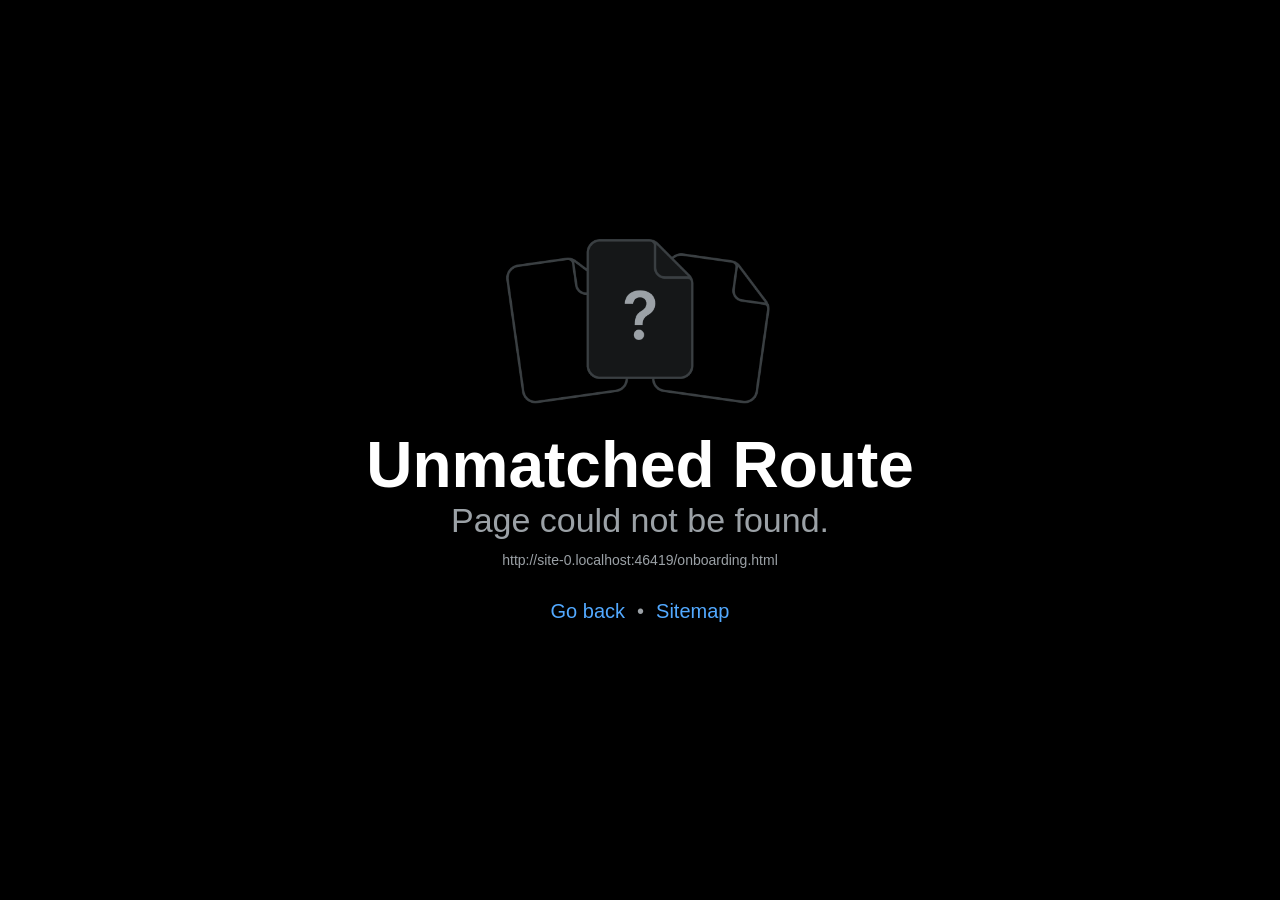
<file: onboarding.html>
<!DOCTYPE html><html  lang="en"><head><title data-rh="true"></title><meta charSet="utf-8"/><meta name="viewport" content="width=device-width, initial-scale=1, shrink-to-fit=no"/><meta http-equiv="X-UA-Compatible" content="IE=edge"/><style id="expo-reset">#root,body,html{height:100%}body{overflow:hidden}#root{display:flex}</style><style id="react-native-stylesheet">[stylesheet-group="0"]{}
body{margin:0;}
button::-moz-focus-inner,input::-moz-focus-inner{border:0;padding:0;}
html{-ms-text-size-adjust:100%;-webkit-text-size-adjust:100%;-webkit-tap-highlight-color:rgba(0,0,0,0);}
input::-webkit-search-cancel-button,input::-webkit-search-decoration,input::-webkit-search-results-button,input::-webkit-search-results-decoration{display:none;}
[stylesheet-group="1"]{}
.css-11aywtz{-moz-appearance:textfield;-webkit-appearance:none;background-color:rgba(0,0,0,0.00);border-bottom-left-radius:0px;border-bottom-right-radius:0px;border-top-left-radius:0px;border-top-right-radius:0px;border:0 solid black;box-sizing:border-box;font:14px -apple-system,BlinkMacSystemFont,"Segoe UI",Roboto,Helvetica,Arial,sans-serif;margin:0px;padding:0px;resize:none;}
.css-146c3p1{background-color:rgba(0,0,0,0.00);border:0 solid black;box-sizing:border-box;color:rgba(0,0,0,1.00);display:inline;font:14px -apple-system,BlinkMacSystemFont,"Segoe UI",Roboto,Helvetica,Arial,sans-serif;list-style:none;margin:0px;padding:0px;position:relative;text-align:start;text-decoration:none;white-space:pre-wrap;word-wrap:break-word;}
.css-1jxf684{background-color:rgba(0,0,0,0.00);border:0 solid black;box-sizing:border-box;color:inherit;display:inline;font:inherit;list-style:none;margin:0px;padding:0px;position:relative;text-align:inherit;text-decoration:none;white-space:inherit;word-wrap:break-word;}
.css-9pa8cd{bottom:0px;height:100%;left:0px;opacity:0;position:absolute;right:0px;top:0px;width:100%;z-index:-1;}
.css-g5y9jx{align-content:flex-start;align-items:stretch;background-color:rgba(0,0,0,0.00);border:0 solid black;box-sizing:border-box;display:flex;flex-basis:auto;flex-direction:column;flex-shrink:0;list-style:none;margin:0px;min-height:0px;min-width:0px;padding:0px;position:relative;text-decoration:none;z-index:0;}
[stylesheet-group="2"]{}
.r-11mg6pl{border-bottom-color:rgba(255,255,255,1.00);border-left-color:rgba(255,255,255,1.00);border-right-color:rgba(255,255,255,1.00);border-top-color:rgba(255,255,255,1.00);}
.r-136iysn{border-bottom-width:6px;border-left-width:6px;border-right-width:6px;border-top-width:6px;}
.r-13awgt0{flex:1;}
.r-14f9gny{border-bottom-width:4px;border-left-width:4px;border-right-width:4px;border-top-width:4px;}
.r-17ehl8e{flex:1.4;}
.r-1867qdf{border-bottom-left-radius:16px;border-bottom-right-radius:16px;border-top-left-radius:16px;border-top-right-radius:16px;}
.r-1awa8pu{border-bottom-color:rgba(101,119,134,1.00);border-left-color:rgba(101,119,134,1.00);border-right-color:rgba(101,119,134,1.00);border-top-color:rgba(101,119,134,1.00);}
.r-1bq2mok{margin:3px;}
.r-1d4xg89{border-bottom-color:rgba(170,184,194,1.00);border-left-color:rgba(170,184,194,1.00);border-right-color:rgba(170,184,194,1.00);border-top-color:rgba(170,184,194,1.00);}
.r-1dzdj1l{border-bottom-left-radius:10px;border-bottom-right-radius:10px;border-top-left-radius:10px;border-top-right-radius:10px;}
.r-1f0042m{border-bottom-left-radius:5px;border-bottom-right-radius:5px;border-top-left-radius:5px;border-top-right-radius:5px;}
.r-1fdo3w0{margin:16px;}
.r-1fuqb1j{border-bottom-left-radius:24px;border-bottom-right-radius:24px;border-top-left-radius:24px;border-top-right-radius:24px;}
.r-1j16mh1{border-bottom-left-radius:100%;border-bottom-right-radius:100%;border-top-left-radius:100%;border-top-right-radius:100%;}
.r-1jkafct{border-bottom-left-radius:2px;border-bottom-right-radius:2px;border-top-left-radius:2px;border-top-right-radius:2px;}
.r-1jyn79y{border-bottom-color:rgba(0,150,136,1.00);border-left-color:rgba(0,150,136,1.00);border-right-color:rgba(0,150,136,1.00);border-top-color:rgba(0,150,136,1.00);}
.r-1l17iur{border-bottom-left-radius:90px;border-bottom-right-radius:90px;border-top-left-radius:90px;border-top-right-radius:90px;}
.r-1m7mu0x{border-bottom-left-radius:36px;border-bottom-right-radius:36px;border-top-left-radius:36px;border-top-right-radius:36px;}
.r-1pcd2l5{padding:20px;}
.r-1phboty{border-bottom-style:solid;border-left-style:solid;border-right-style:solid;border-top-style:solid;}
.r-1q9bdsx{border-bottom-left-radius:12px;border-bottom-right-radius:12px;border-top-left-radius:12px;border-top-right-radius:12px;}
.r-1qgnhu4{border-bottom-left-radius:80px;border-bottom-right-radius:80px;border-top-left-radius:80px;border-top-right-radius:80px;}
.r-1qsk4np{overflow-x:clip;overflow-y:clip;}
.r-1rf8fdq{border-bottom-width:1.5px;border-left-width:1.5px;border-right-width:1.5px;border-top-width:1.5px;}
.r-1rvyss1{border-bottom-color:rgba(255,255,255,0.20);border-left-color:rgba(255,255,255,0.20);border-right-color:rgba(255,255,255,0.20);border-top-color:rgba(255,255,255,0.20);}
.r-1slz7xr{padding:14px;}
.r-1sp51qo{padding:10px;}
.r-1udh08x{overflow-x:hidden;overflow-y:hidden;}
.r-1uu6nss{padding:5px;}
.r-1xfd6ze{border-bottom-left-radius:8px;border-bottom-right-radius:8px;border-top-left-radius:8px;border-top-right-radius:8px;}
.r-4a18lf{border-bottom-color:rgba(255,0,0,1.00);border-left-color:rgba(255,0,0,1.00);border-right-color:rgba(255,0,0,1.00);border-top-color:rgba(255,0,0,1.00);}
.r-4zvafu{border-bottom-left-radius:26px;border-bottom-right-radius:26px;border-top-left-radius:26px;border-top-right-radius:26px;}
.r-60ke3l{border-bottom-color:rgba(0,128,0,1.00);border-left-color:rgba(0,128,0,1.00);border-right-color:rgba(0,128,0,1.00);border-top-color:rgba(0,128,0,1.00);}
.r-6t2glc{border-bottom-left-radius:40px;border-bottom-right-radius:40px;border-top-left-radius:40px;border-top-right-radius:40px;}
.r-9x6qib{border-bottom-color:rgba(204,214,221,1.00);border-left-color:rgba(204,214,221,1.00);border-right-color:rgba(204,214,221,1.00);border-top-color:rgba(204,214,221,1.00);}
.r-cdmcib{border-bottom-left-radius:3px;border-bottom-right-radius:3px;border-top-left-radius:3px;border-top-right-radius:3px;}
.r-crgep1{margin:0px;}
.r-d045u9{border-bottom-width:2px;border-left-width:2px;border-right-width:2px;border-top-width:2px;}
.r-d23pfw{padding:24px;}
.r-edyy15{padding:8px;}
.r-fx7oqy{border-bottom-color:rgba(0,0,255,1.00);border-left-color:rgba(0,0,255,1.00);border-right-color:rgba(0,0,255,1.00);border-top-color:rgba(0,0,255,1.00);}
.r-kdyh1x{border-bottom-left-radius:6px;border-bottom-right-radius:6px;border-top-left-radius:6px;border-top-right-radius:6px;}
.r-krxsd3{display:-webkit-box;}
.r-nsbfu8{padding:16px;}
.r-rs99b7{border-bottom-width:1px;border-left-width:1px;border-right-width:1px;border-top-width:1px;}
.r-t23y2h{border-bottom-left-radius:14px;border-bottom-right-radius:14px;border-top-left-radius:14px;border-top-right-radius:14px;}
.r-t60dpp{padding:0px;}
.r-tuq35u{padding:4px;}
.r-wg31gx{border-bottom-color:rgba(49,53,56,1.00);border-left-color:rgba(49,53,56,1.00);border-right-color:rgba(49,53,56,1.00);border-top-color:rgba(49,53,56,1.00);}
.r-whuqzp{padding:18px;}
.r-xoduu5{display:inline-flex;}
.r-xyw6el{padding:12px;}
.r-y47klf{border-bottom-left-radius:20px;border-bottom-right-radius:20px;border-top-left-radius:20px;border-top-right-radius:20px;}
.r-ywje51{margin:auto;}
.r-z2wwpe{border-bottom-left-radius:4px;border-bottom-right-radius:4px;border-top-left-radius:4px;border-top-right-radius:4px;}
[stylesheet-group="2.1"]{}
.r-11f147o{padding-bottom:8px;padding-top:8px;}
.r-11gswi8{padding-left:3px;padding-right:3px;}
.r-1559e4e{padding-bottom:2px;padding-top:2px;}
.r-17q4wm6{margin-left:5px;margin-right:5px;}
.r-184id4b{margin-bottom:12px;margin-top:12px;}
.r-18c5d7m{padding-left:6px;padding-right:6px;}
.r-1d7mnkm{padding-bottom:15px;padding-top:15px;}
.r-1e084wi{padding-left:0px;padding-right:0px;}
.r-1mmae3n{padding-bottom:12px;padding-top:12px;}
.r-1ntr0p{padding-left:5px;padding-right:5px;}
.r-1rsorjc{padding-left:36px;padding-right:36px;}
.r-1ubuhtd{padding-left:10px;padding-right:10px;}
.r-1xpp3t0{margin-left:16px;margin-right:16px;}
.r-1yd117h{padding-bottom:7px;padding-top:7px;}
.r-3o4zer{padding-left:12px;padding-right:12px;}
.r-3pj75a{padding-left:16px;padding-right:16px;}
.r-cnw61z{padding-bottom:4px;padding-top:4px;}
.r-cxgwc0{padding-left:24px;padding-right:24px;}
.r-f8sm7e{margin-left:auto;margin-right:auto;}
.r-is05cd{padding-left:8px;padding-right:8px;}
.r-jdiy1a{margin-left:11px;margin-right:11px;}
.r-jusfrs{margin-left:12px;margin-right:12px;}
.r-n5f61p{margin-bottom:3px;margin-top:3px;}
.r-n7gxbd{padding-left:4px;padding-right:4px;}
.r-u9wvl5{padding-left:20px;padding-right:20px;}
.r-ugi1tw{padding-left:5%;padding-right:5%;}
.r-vuvdlw{padding-bottom:6px;padding-top:6px;}
.r-w7s2jr{padding-bottom:16px;padding-top:16px;}
.r-xjggfu{padding-bottom:3px;padding-top:3px;}
.r-ytbthy{padding-bottom:10px;padding-top:10px;}
[stylesheet-group="2.2"]{}
.r-10s2tm5{left:0%;}
.r-16o8guy{right:100%;}
.r-1a11zyx{margin-right:12px;}
.r-1cwvpvk{margin-left:12px;}
.r-1e97lx8{margin-right:3px;}
.r-1euzeng{padding-left:24px;}
.r-1g4tz6n{margin-right:-14.5px;}
.r-1h31txp{padding-right:16px;}
.r-1lhn9r{margin-left:-14.5px;}
.r-1sqnqi2{margin-left:3px;}
.r-1vl2501{padding-right:24px;}
.r-9mo606{margin-right:10px;}
.r-c59us2{left:-3px;}
.r-dqe1q{right:0%;}
.r-qb41rp{margin-right:5px;}
.r-rci37q{left:100%;}
.r-uhung1{margin-left:10px;}
.r-vpmibe{right:-3px;}
.r-w67my2{padding-left:16px;}
.r-wizibn{margin-left:5px;}
[stylesheet-group="3"]{}
.r-102gzdx{height:52px;}
.r-105ug2t{pointer-events:auto!important;}
.r-10ptun7{height:16px;}
.r-10v3vxq{transform:scaleX(-1);}
.r-10x49cs{font-size:10px;}
.r-10xqauy{padding-top:env(safe-area-inset-top);}
.r-11j9u27{visibility:hidden;}
.r-11mpjr4{background-color:rgba(223,223,223,1.00);}
.r-11udlyb{background-color:rgba(0,150,136,1.00);}
.r-11v9fek{min-width:180px;}
.r-11yh6sk{overflow-x:hidden;}
.r-12f6czt{top:17px;}
.r-12sm5po{letter-spacing:-0.3px;}
.r-12vffkv>* {pointer-events:auto;}
.r-12vffkv{pointer-events:none!important;}
.r-132bva{height:180px;}
.r-135wba7{line-height:24px;}
.r-13aq9py{animation-name:r-1iq689l;}
.r-13hce6t{margin-left:4px;}
.r-13qz1uu{width:100%;}
.r-13tjlyg{transition-duration:0.1s;}
.r-1472mwg{height:24px;}
.r-14gqq1x{margin-top:4px;}
.r-14lw9ot{background-color:rgba(255,255,255,1.00);}
.r-14sbq61{background-color:rgba(33,150,243,1.00);}
.r-14yzgew{line-height:18px;}
.r-150rngu{-webkit-overflow-scrolling:touch;}
.r-15zivkp{margin-bottom:4px;}
.r-16eto9q{width:12px;}
.r-16krg75{letter-spacing:-1px;}
.r-16pcm1t{gap:20px;}
.r-16y2uox{flex-grow:1;}
.r-173mn98{align-self:flex-end;}
.r-173mzie{transform:scaleY(-1);}
.r-1777fci{justify-content:center;}
.r-17bb2tj{animation-duration:0.75s;}
.r-17leim2{background-repeat:repeat;}
.r-17s6mgv{justify-content:flex-end;}
.r-17tb59b{opacity:0.7;}
.r-17tloay{opacity:0.6;}
.r-17u3ijr{background-color:rgba(155,161,166,0.27);}
.r-184en5c{z-index:1;}
.r-18nhz7w{top:-3px;}
.r-18u1ve8{color:rgba(255,255,255,0.40);}
.r-18u37iz{flex-direction:row;}
.r-19oahor{font-size:64px;}
.r-19qrga8{margin-top:3px;}
.r-19wmn03{width:20px;}
.r-19z077z{touch-action:none;}
.r-1a2p6p6{-webkit-text-decoration-style:solid;text-decoration-style:solid;}
.r-1a7l8x0{color:rgba(255,255,255,0.60);}
.r-1abnn5w{animation-play-state:paused;}
.r-1acpoxo{width:36px;}
.r-1aiqnjv{font-family:monospace,monospace;}
.r-1aockid{width:40px;}
.r-1awozwy{align-items:center;}
.r-1ay1djp{animation-duration:1s;}
.r-1b43r93{font-size:14px;}
.r-1blnp2b{width:72px;}
.r-1bymd8e{margin-top:2px;}
.r-1c6unfx{forced-color-adjust:none;}
.r-1c85bru{width:270px;}
.r-1cmwbt1{gap:8px;}
.r-1cvj4g8{margin-top:1px;}
.r-1d2f490{left:0px;}
.r-1d5kdc7{flex-direction:column-reverse;}
.r-1ddef8g{-webkit-text-decoration-line:underline;text-decoration-line:underline;}
.r-1dernwh{height:70%;}
.r-1dpkw9{letter-spacing:0.3px;}
.r-1e6yznf{margin-top:-6px;}
.r-1ei5mc7{cursor:inherit;}
.r-1ej1qmr{top:20px;}
.r-1enofrn{font-size:12px;}
.r-1euycsn{flex-direction:row-reverse;}
.r-1ewcgjf{box-shadow:0px 1px 3px rgba(0,0,0,0.5);}
.r-1f529hi{line-height:14px;}
.r-1fdih9r{gap:24px;}
.r-1ff274t{text-align:right;}
.r-1ffj0ar{background-color:rgba(0,0,0,0.40);}
.r-1g80hic{opacity:0.8;}
.r-1ge9hsw{max-width:960px;}
.r-1ghxqbu{font-variant:tabular-nums;}
.r-1gkfh8e{font-size:11px;}
.r-1gwld19{min-width:100px;}
.r-1h0z5md{justify-content:flex-start;}
.r-1habvwh{align-items:flex-start;}
.r-1i10wst{font-size:18px;}
.r-1i6wzkk{-moz-transition-property:opacity;-webkit-transition-property:opacity;transition-property:opacity;}
.r-1i71y14{gap:14px;}
.r-1ifxtd0{margin-bottom:16px;}
.r-1ikidpy{letter-spacing:0.5px;}
.r-1iln25a{word-wrap:normal;}
.r-1inkyih{font-size:17px;}
.r-1iusvr4{flex-basis:0px;}
.r-1iww7jx{width:28px;}
.r-1janqcz{width:16px;}
.r-1jg9483{width:8px;}
.r-1jkjb{margin-left:8px;}
.r-1jnkns4{gap:0px;}
.r-1kb76zh{margin-right:8px;}
.r-1kfrs79{font-weight:600;}
.r-1kihuf0{align-self:center;}
.r-1knelpx{padding-top:20px;}
.r-1kz6sp{width:52px;}
.r-1l7z4oj{padding-bottom:16px;}
.r-1ld3bg{top:-4px;}
.r-1ldzwu0{animation-timing-function:linear;}
.r-1loqt21{cursor:pointer;}
.r-1mlwlqe{flex-basis:auto;}
.r-1mrlafo{background-position:0;}
.r-1muvv40{animation-iteration-count:infinite;}
.r-1niwhzg{background-color:rgba(0,0,0,0.00);}
.r-1nlw0im{bottom:8px;}
.r-1no09lo{margin-top:28px;}
.r-1nxhmzv{margin-bottom:28px;}
.r-1ny4l3l{outline-style:none;}
.r-1ocf4r9{scroll-snap-type:y mandatory;}
.r-1oji4za{width:30%;}
.r-1onu96p{border-curve:continuous;}
.r-1or9b2r{height:10px;}
.r-1oszu61{align-items:stretch;}
.r-1otgn73{touch-action:manipulation;}
.r-1ozqkpa{text-transform:capitalize;}
.r-1p0dtai{bottom:0px;}
.r-1pi2tsx{height:100%;}
.r-1pm8pkb{font-family:Courier;}
.r-1qd0xha{font-family:-apple-system,BlinkMacSystemFont,"Segoe UI",Roboto,Helvetica,Arial,sans-serif;}
.r-1qulhi1{animation-name:r-1pzkwqh;}
.r-1r4fvd0{color:rgba(82,169,255,1.00);}
.r-1r74h94{left:8px;}
.r-1r8g8re{height:36px;}
.r-1ra0lkn{font-size:30px;}
.r-1rnoaur{overflow-y:auto;}
.r-1rqp49e{color:rgba(255,255,255,0.50);}
.r-1sg8ghl{z-index:1000;}
.r-1ssbvtb{gap:12px;}
.r-1sxrcry{background-size:auto;}
.r-1udbk01{text-overflow:ellipsis;}
.r-1ugchlj{height:44px;}
.r-1ui5ee8{font-size:32px;}
.r-1uwte3a{padding-bottom:40px;}
.r-1vr29t4{font-weight:800;}
.r-1w6e6rj{flex-wrap:wrap;}
.r-1wbh5a2{flex-shrink:1;}
.r-1wtj0ep{justify-content:space-between;}
.r-1wyvozj{left:50%;}
.r-1wyyakw{z-index:-1;}
.r-1wzrnnt{margin-top:16px;}
.r-1x35g6{font-size:24px;}
.r-1xbve24{height:6px;}
.r-1xcajam{position:fixed;}
.r-1xnzce8{-moz-user-select:text;-webkit-user-select:text;user-select:text;}
.r-1xpsq9i{box-shadow:0px 3px 3px rgba(0, 0, 0, 0.33);}
.r-1xzupcd{width:13px;}
.r-1yef0xd{animation-name:r-11cv4x;}
.r-2eszeu::-webkit-scrollbar{display:none}
.r-2eszeu{scrollbar-width:none;}
.r-30o5oe{-moz-appearance:none;-ms-appearance:none;-webkit-appearance:none;appearance:none;}
.r-356f0p{letter-spacing:0.35px;}
.r-36ujnk{font-style:italic;}
.r-3da1kt{height:8px;}
.r-3ew84i{width:160px;}
.r-3i2nvb{font-size:36px;}
.r-3mc0re{right:8px;}
.r-3s2u2q{white-space:nowrap;}
.r-417010{z-index:0;}
.r-4gszlv{background-size:cover;}
.r-4mshu{margin-left:-12px;}
.r-4v7adb{height:5px;}
.r-5kkj8d{border-top-width:1px;}
.r-5oul0u{margin-bottom:8px;}
.r-5soawk{width:10px;}
.r-5zqcb5{color:rgba(255,255,255,0.70);}
.r-60vfwk{min-width:1px;}
.r-633pao>* {pointer-events:none;}
.r-633pao{pointer-events:none!important;}
.r-6dt33c{opacity:1;}
.r-6gpygo{margin-bottom:12px;}
.r-6taxm2:-ms-input-placeholder{color:var(--placeholderTextColor);opacity:1;}
.r-6taxm2::-moz-placeholder{color:var(--placeholderTextColor);opacity:1;}
.r-6taxm2::-webkit-input-placeholder{color:var(--placeholderTextColor);opacity:1;}
.r-6taxm2::placeholder{color:var(--placeholderTextColor);opacity:1;}
.r-6vrn8a{letter-spacing:4px;}
.r-726pan{width:31px;}
.r-76blku{height:21px;}
.r-7cikom{font-size:inherit;}
.r-7q8q6z{cursor:default;}
.r-87bcf5{font-size:80px;}
.r-8akbws{-webkit-box-orient:vertical;}
.r-8ay8q1{letter-spacing:0.1px;}
.r-8hc5te{width:6px;}
.r-95jzfe{padding-top:16px;}
.r-97e31f{padding-bottom:env(safe-area-inset-bottom);}
.r-9aw3ui{gap:4px;}
.r-9daxd3{animation-duration:250ms;}
.r-a023e6{font-size:15px;}
.r-adyw6z{font-size:20px;}
.r-agouwx{transform:translateZ(0);}
.r-ah5dr5>* {pointer-events:none;}
.r-ah5dr5{pointer-events:auto!important;}
.r-aruset{font-weight:200;}
.r-atnv13{height:160px;}
.r-b88u0q{font-weight:700;}
.r-b8lwoo{width:100px;}
.r-bi4vy9{transform:translateY(100%);}
.r-bt1l66{min-height:20px;}
.r-buy8e9{overflow-y:hidden;}
.r-bv2aro{padding-left:env(safe-area-inset-left);}
.r-c68hjy{color:rgba(161,161,161,1.00);}
.r-cfp7ip{width:60px;}
.r-cpa5s6{scroll-snap-align:start;}
.r-cqee49{color:rgba(0,0,0,1.00);}
.r-ctyi22{left:20px;}
.r-dkge59{background-color:rgba(170,184,194,1.00);}
.r-dnmrzs{max-width:100%;}
.r-dqa1tq{width:180px;}
.r-eafdt9{transition-duration:0.15s;}
.r-ebwn4k{animation-name:r-q67da2;}
.r-ehq7j7{background-size:contain;}
.r-eqz5dr{flex-direction:column;}
.r-eu3ka{height:40px;}
.r-evnaw{font-size:22px;}
.r-f1odvy{margin-bottom:6px;}
.r-f4gmv6{gap:16px;}
.r-fdjqy7{text-align:left;}
.r-g3mlsw{animation-name:r-t2lo5v;}
.r-ghxds0{transform:translateY(0%);}
.r-gtdqiz{position:-webkit-sticky;position:sticky;}
.r-h0d30l{height:28px;}
.r-h3s6tt{height:48px;}
.r-hbpseb{line-height:22px;}
.r-hh7wl0{color:rgba(230,57,70,1.00);}
.r-howw7u{color:rgba(255,0,0,1.00);}
.r-hxflta{padding-right:env(safe-area-inset-right);}
.r-icoktb{opacity:0.5;}
.r-icto9i{letter-spacing:-0.5px;}
.r-ipm5af{top:0px;}
.r-jwli3a{color:rgba(255,255,255,1.00);}
.r-k200y{align-self:flex-start;}
.r-k8qxaj{padding-bottom:20px;}
.r-kc8jnq{margin-top:6px;}
.r-kemksi{background-color:rgba(0,0,0,1.00);}
.r-kizejy{color:rgba(155,161,166,1.00);}
.r-knv0ih{margin-top:8px;}
.r-leqjx2{animation-timing-function:cubic-bezier(0.215, 0.61, 0.355, 1);}
.r-lltvgl{overflow-x:auto;}
.r-lpb231{height:168px;}
.r-lrsllp{width:24px;}
.r-lrvibr{-moz-user-select:none;-webkit-user-select:none;user-select:none;}
.r-m5arl1{width:2px;}
.r-majxgm{font-weight:500;}
.r-mfh4gg{scroll-snap-type:x mandatory;}
.r-mhe3cw{z-index:10;}
.r-mro3nb{background-color:rgba(21,23,24,1.00);}
.r-n6v787{font-size:13px;}
.r-nyc15k{font-size:44px;}
.r-o4n3w5{width:23px;}
.r-o52ifk{height:100px;}
.r-obd0qt{align-items:flex-end;}
.r-ojf8lh{gap:6px;}
.r-orgf3d{opacity:0;}
.r-ovu0ai{font-weight:900;}
.r-peo1c{min-height:44px;}
.r-q4m81j{text-align:center;}
.r-qfi6ny{top:30000px;}
.r-qklmqi{border-bottom-width:1px;}
.r-qn3fzs{padding-bottom:24px;}
.r-r5vmyo{z-index:1002;}
.r-rjixqe{line-height:20px;}
.r-rs94m5{background-image:url("[data-uri]");}
.r-rwqe4o{width:48px;}
.r-s62m2j{animation-timing-function:cubic-bezier(0.47, 0, 0.745, 0.715);}
.r-s67bdx{font-size:48px;}
.r-sfbmgh{z-index:9999;}
.r-so7y2g{line-height:64px;}
.r-tbmifm{height:12px;}
.r-tskmnb{padding-top:8px;}
.r-tsynxw{text-transform:uppercase;}
.r-u6sd8q{background-repeat:no-repeat;}
.r-u8s1d{position:absolute;}
.r-u92y06{background-color:rgba(255,165,0,1.00);}
.r-uaa2di{gap:10px;}
.r-ubezar{font-size:16px;}
.r-ud0q2t{letter-spacing:1px;}
.r-uho16t{font-size:34px;}
.r-usgzl9{width:44px;}
.r-vacyoi{padding-bottom:64px;}
.r-van48c{caret-color:transparent;}
.r-vboj7i{top:-7px;}
.r-vmopo1{padding-top:2px;}
.r-vvn4in{background-position:center;}
.r-vw2c0b{font-weight:bold;}
.r-wfqgy4{transition-duration:100ms;}
.r-ws9h79{left:4px;}
.r-wy61xf{height:72px;}
.r-x11e5r{font-family:SFMono-Regular, Menlo, Monaco, Consolas, "Liberation Mono", "Courier New", monospace;}
.r-x3cy2q{background-size:100% 100%;}
.r-xb2eav{font-size:40px;}
.r-xd6kpl{padding-bottom:8px;}
.r-xx3c9p{animation-name:r-imtty0;}
.r-y7v2we{background-color:rgba(32,36,37,1.00);}
.r-yie26v{z-index:1001;}
.r-ytfskt{min-width:90px;}
.r-z5qs1h{gap:2px;}
.r-z80fyv{height:20px;}
.r-zchlnj{right:0px;}
.r-zz5t5d{font-size:28px;}
@-webkit-keyframes r-11cv4x{0%{transform:rotate(0deg);}100%{transform:rotate(360deg);}}
@-webkit-keyframes r-1iq689l{0%{transform:translateY(0%);}100%{transform:translateY(100%);}}
@-webkit-keyframes r-1pzkwqh{0%{transform:translateY(100%);}100%{transform:translateY(0%);}}
@-webkit-keyframes r-imtty0{0%{opacity:0;}100%{opacity:1;}}
@-webkit-keyframes r-q67da2{0%{transform:translateX(-100%);}100%{transform:translateX(400%);}}
@-webkit-keyframes r-t2lo5v{0%{opacity:1;}100%{opacity:0;}}
@keyframes r-11cv4x{0%{transform:rotate(0deg);}100%{transform:rotate(360deg);}}
@keyframes r-1iq689l{0%{transform:translateY(0%);}100%{transform:translateY(100%);}}
@keyframes r-1pzkwqh{0%{transform:translateY(100%);}100%{transform:translateY(0%);}}
@keyframes r-imtty0{0%{opacity:0;}100%{opacity:1;}}
@keyframes r-q67da2{0%{transform:translateX(-100%);}100%{transform:translateX(400%);}}
@keyframes r-t2lo5v{0%{opacity:1;}100%{opacity:0;}}</style><script type="module">globalThis.__EXPO_ROUTER_HYDRATE__=true;</script><link rel="preload" href="/_expo/static/css/web-81eb65a707702dcc46a33d8c5acd8491.css" as="style"><link rel="stylesheet" href="/_expo/static/css/web-81eb65a707702dcc46a33d8c5acd8491.css"><link rel="icon" href="/favicon.ico" /></head><body><div id="root"><div class="css-g5y9jx r-13awgt0"><!--$--><div class="css-g5y9jx" style="flex:1;--color-primary:#E63946;--color-background:#F0F2F5;--color-surface:#FFFFFF;--color-foreground:#0F0F1A;--color-muted:#6B7280;--color-border:#E5E7EB;--color-success:#22C55E;--color-warning:#F59E0B;--color-error:#EF4444"><div class="css-g5y9jx r-13awgt0"><div class="css-g5y9jx" style="flex:1"><div style="position:absolute;left:0;right:0;top:0;bottom:0;pointer-events:none;visibility:hidden"></div><div class="css-g5y9jx r-13awgt0"><div aria-hidden="true" class="css-g5y9jx r-13awgt0 r-1p0dtai r-1d2f490 r-u8s1d r-zchlnj r-ipm5af" style="background-color:rgba(242,242,242,1.00);display:none"><div class="css-g5y9jx r-13awgt0"><div class="css-g5y9jx r-13awgt0"><!--$--><div style="position:absolute;left:0;right:0;top:0;bottom:0;pointer-events:none;visibility:hidden"></div><div class="css-g5y9jx r-13awgt0" style="flex-direction:column"><div class="css-g5y9jx r-13awgt0 r-1udh08x"><div class="css-g5y9jx r-1p0dtai r-1d2f490 r-u8s1d r-zchlnj r-ipm5af" style="z-index:0"><div class="css-g5y9jx r-13awgt0" style="background-color:rgba(242,242,242,1.00)"><div class="css-g5y9jx r-13awgt0"><!--$--><div class="css-g5y9jx flex-1 bg-background"><div class="css-g5y9jx flex-1" style="padding-top:0px;padding-right:0px;padding-bottom:0px;padding-left:0px"><div class="css-g5y9jx flex-1"><div class="css-g5y9jx r-150rngu r-eqz5dr r-16y2uox r-1wbh5a2 r-11yh6sk r-1rnoaur r-agouwx r-2eszeu" style="flex:1"><div class="css-g5y9jx" style="padding-bottom:24px"><div class="css-g5y9jx r-f4gmv6 r-qn3fzs r-u9wvl5 r-95jzfe" style="background-color:rgba(26,26,46,1.00)"><div class="css-g5y9jx r-1awozwy r-18u37iz r-1wtj0ep"><div class="css-g5y9jx"><div dir="auto" class="css-146c3p1 r-n6v787 r-majxgm r-1dpkw9" style="color:rgba(107,114,128,1.00)">Welcome back, Coach</div><div dir="auto" class="css-146c3p1 r-1x35g6 r-1vr29t4 r-icto9i" style="color:rgba(255,255,255,1.00)">Pierce<!-- -->&#x27;s Training</div></div><div class="css-g5y9jx r-1mlwlqe r-1udh08x r-417010 r-1q9bdsx r-h3s6tt r-rwqe4o"><div class="css-g5y9jx r-1niwhzg r-vvn4in r-u6sd8q r-1p0dtai r-1pi2tsx r-1d2f490 r-u8s1d r-zchlnj r-ipm5af r-13qz1uu r-1wyyakw r-4gszlv"></div></div></div><div class="css-g5y9jx r-1awozwy r-1867qdf r-1ssbvtb r-nsbfu8" style="background-color:rgba(255,255,255,0.08)"><div class="css-g5y9jx r-1awozwy r-ojf8lh"><div class="css-g5y9jx r-1awozwy r-z2wwpe r-18u37iz r-1wtj0ep r-1udh08x r-is05cd" style="height:40px;width:300px;background-color:rgba(255,255,255,1.00);border-top-color:rgba(204,204,204,1.00);border-right-color:rgba(204,204,204,1.00);border-bottom-color:rgba(204,204,204,1.00);border-left-color:rgba(204,204,204,1.00);border-top-width:1.5px;border-right-width:1.5px;border-bottom-width:1.5px;border-left-width:1.5px"><div class="css-g5y9jx r-cdmcib r-1wyvozj r-4mshu r-u8s1d" style="height:40px;width:32px;background-color:rgba(240,240,240,1.00);border-top-color:rgba(204,204,204,1.00);border-right-color:rgba(204,204,204,1.00);border-bottom-color:rgba(204,204,204,1.00);border-left-color:rgba(204,204,204,1.00);border-top-width:1.5px;border-right-width:1.5px;border-bottom-width:1.5px;border-left-width:1.5px"></div><div class="css-g5y9jx r-1awozwy r-18u37iz r-z5qs1h r-u8s1d r-3mc0re" style="height:40px"><div class="css-g5y9jx r-1jkafct" style="width:22px;height:32px;background-color:rgba(0,0,0,0.00);border-top-color:rgba(0,0,0,1.00);border-right-color:rgba(0,0,0,1.00);border-bottom-color:rgba(0,0,0,1.00);border-left-color:rgba(0,0,0,1.00);border-top-width:1px;border-right-width:1px;border-bottom-width:1px;border-left-width:1px;opacity:0.3"></div><div class="css-g5y9jx r-1jkafct" style="width:22px;height:32px;background-color:rgba(0,0,0,0.00);border-top-color:rgba(0,0,0,1.00);border-right-color:rgba(0,0,0,1.00);border-bottom-color:rgba(0,0,0,1.00);border-left-color:rgba(0,0,0,1.00);border-top-width:1px;border-right-width:1px;border-bottom-width:1px;border-left-width:1px;opacity:0.3"></div><div class="css-g5y9jx r-1jkafct" style="width:22px;height:32px;background-color:rgba(0,0,0,0.00);border-top-color:rgba(0,0,0,1.00);border-right-color:rgba(0,0,0,1.00);border-bottom-color:rgba(0,0,0,1.00);border-left-color:rgba(0,0,0,1.00);border-top-width:1px;border-right-width:1px;border-bottom-width:1px;border-left-width:1px;opacity:0.3"></div><div class="css-g5y9jx r-1jkafct" style="width:22px;height:32px;background-color:rgba(0,0,0,0.00);border-top-color:rgba(0,0,0,1.00);border-right-color:rgba(0,0,0,1.00);border-bottom-color:rgba(0,0,0,1.00);border-left-color:rgba(0,0,0,1.00);border-top-width:1px;border-right-width:1px;border-bottom-width:1px;border-left-width:1px;opacity:0.3"></div></div></div><div dir="auto" class="css-146c3p1 r-b88u0q r-1ikidpy" style="font-size:16px;color:rgba(51,51,51,1.00)">White Belt</div></div><div class="css-g5y9jx r-1awozwy r-1cmwbt1"><div dir="auto" class="css-146c3p1 r-n6v787 r-majxgm r-q4m81j" style="color:rgba(255,255,255,0.70)">Body movement, safety, and fun</div><div class="css-g5y9jx r-1awozwy r-18u37iz r-ojf8lh"><div class="css-g5y9jx r-1f0042m r-1or9b2r r-5soawk" style="background-color:rgba(255,255,255,0.20)"></div><div class="css-g5y9jx r-1f0042m r-1or9b2r r-5soawk" style="background-color:rgba(255,255,255,0.20)"></div><div class="css-g5y9jx r-1f0042m r-1or9b2r r-5soawk" style="background-color:rgba(255,255,255,0.20)"></div><div class="css-g5y9jx r-1f0042m r-1or9b2r r-5soawk" style="background-color:rgba(255,255,255,0.20)"></div><div dir="auto" class="css-146c3p1 r-1enofrn r-majxgm r-13hce6t" style="color:rgba(255,255,255,0.60)">0<!-- -->/4 stripes</div></div></div></div></div><div class="css-g5y9jx r-18u37iz r-uaa2di r-3pj75a r-95jzfe"><div class="css-g5y9jx r-1awozwy r-t23y2h r-rs99b7 r-13awgt0 r-9aw3ui r-xyw6el" style="background-color:rgba(255,255,255,1.00);border-top-color:rgba(229,231,235,1.00);border-right-color:rgba(229,231,235,1.00);border-bottom-color:rgba(229,231,235,1.00);border-left-color:rgba(229,231,235,1.00)"><div dir="auto" class="css-146c3p1 r-adyw6z">🥋</div><div dir="auto" class="css-146c3p1 r-adyw6z r-1vr29t4" style="color:rgba(15,15,26,1.00)">0</div><div dir="auto" class="css-146c3p1 r-1gkfh8e r-1kfrs79 r-1ikidpy r-tsynxw" style="color:rgba(107,114,128,1.00)">Sessions</div></div><div class="css-g5y9jx r-1awozwy r-t23y2h r-rs99b7 r-13awgt0 r-9aw3ui r-xyw6el" style="background-color:rgba(255,255,255,1.00);border-top-color:rgba(229,231,235,1.00);border-right-color:rgba(229,231,235,1.00);border-bottom-color:rgba(229,231,235,1.00);border-left-color:rgba(229,231,235,1.00)"><div dir="auto" class="css-146c3p1 r-adyw6z">🔥</div><div dir="auto" class="css-146c3p1 r-adyw6z r-1vr29t4" style="color:rgba(15,15,26,1.00)">0d</div><div dir="auto" class="css-146c3p1 r-1gkfh8e r-1kfrs79 r-1ikidpy r-tsynxw" style="color:rgba(107,114,128,1.00)">Streak</div></div><div class="css-g5y9jx r-1awozwy r-t23y2h r-rs99b7 r-13awgt0 r-9aw3ui r-xyw6el" style="background-color:rgba(255,255,255,1.00);border-top-color:rgba(229,231,235,1.00);border-right-color:rgba(229,231,235,1.00);border-bottom-color:rgba(229,231,235,1.00);border-left-color:rgba(229,231,235,1.00)"><div dir="auto" class="css-146c3p1 r-adyw6z">⭐</div><div dir="auto" class="css-146c3p1 r-adyw6z r-1vr29t4" style="color:rgba(15,15,26,1.00)">0</div><div dir="auto" class="css-146c3p1 r-1gkfh8e r-1kfrs79 r-1ikidpy r-tsynxw" style="color:rgba(107,114,128,1.00)">XP</div></div></div><div class="css-g5y9jx r-uaa2di r-3pj75a r-1knelpx"><div dir="auto" class="css-146c3p1 r-1i10wst r-b88u0q r-12sm5po" style="color:rgba(15,15,26,1.00)">Quick Start</div><div class="css-g5y9jx r-18u37iz r-uaa2di"><div tabindex="0" class="css-g5y9jx r-1i6wzkk r-lrvibr r-1loqt21 r-1otgn73 r-1awozwy r-1867qdf r-17ehl8e r-ojf8lh r-1777fci r-nsbfu8" style="background-color:rgba(230,57,70,1.00);transition-duration:0s"><div dir="auto" class="css-146c3p1"></div><div dir="auto" class="css-146c3p1 r-jwli3a r-ubezar r-b88u0q">Start Session</div><div dir="auto" class="css-146c3p1 r-5zqcb5 r-1enofrn r-majxgm">30-min plan ready</div></div><div class="css-g5y9jx r-13awgt0 r-uaa2di"><div tabindex="0" class="css-g5y9jx r-1i6wzkk r-lrvibr r-1loqt21 r-1otgn73 r-1awozwy r-t23y2h r-rs99b7 r-13awgt0 r-9aw3ui r-1777fci r-xyw6el" style="background-color:rgba(255,255,255,1.00);border-top-color:rgba(229,231,235,1.00);border-right-color:rgba(229,231,235,1.00);border-bottom-color:rgba(229,231,235,1.00);border-left-color:rgba(229,231,235,1.00);transition-duration:0s"><div dir="auto" class="css-146c3p1"></div><div dir="auto" class="css-146c3p1 r-1enofrn r-1kfrs79" style="color:rgba(15,15,26,1.00)">Curriculum</div></div><div tabindex="0" class="css-g5y9jx r-1i6wzkk r-lrvibr r-1loqt21 r-1otgn73 r-1awozwy r-t23y2h r-rs99b7 r-13awgt0 r-9aw3ui r-1777fci r-xyw6el" style="background-color:rgba(255,255,255,1.00);border-top-color:rgba(229,231,235,1.00);border-right-color:rgba(229,231,235,1.00);border-bottom-color:rgba(229,231,235,1.00);border-left-color:rgba(229,231,235,1.00);transition-duration:0s"><div dir="auto" class="css-146c3p1"></div><div dir="auto" class="css-146c3p1 r-1enofrn r-1kfrs79" style="color:rgba(15,15,26,1.00)">Progress</div></div></div></div></div><div class="css-g5y9jx r-uaa2di r-3pj75a r-1knelpx"><div dir="auto" class="css-146c3p1 r-1i10wst r-b88u0q r-12sm5po" style="color:rgba(15,15,26,1.00)">Up Next</div><div tabindex="0" class="css-g5y9jx r-1i6wzkk r-lrvibr r-1loqt21 r-1otgn73 r-1867qdf r-rs99b7 r-1cmwbt1 r-nsbfu8" style="background-color:rgba(255,255,255,1.00);border-top-color:rgba(229,231,235,1.00);border-right-color:rgba(229,231,235,1.00);border-bottom-color:rgba(229,231,235,1.00);border-left-color:rgba(229,231,235,1.00);transition-duration:0s"><div class="css-g5y9jx r-k200y r-1xfd6ze r-cnw61z r-1ubuhtd" style="background-color:rgba(230,57,70,0.13)"><div dir="auto" class="css-146c3p1 r-hh7wl0 r-1gkfh8e r-b88u0q r-1ikidpy">WHITE</div></div><div dir="auto" class="css-146c3p1 r-1inkyih r-b88u0q" style="color:rgba(15,15,26,1.00)">First Day on the Mat</div><div dir="auto" class="css-146c3p1 r-8akbws r-krxsd3 r-dnmrzs r-1qsk4np r-1udbk01 r-1b43r93 r-rjixqe" style="-webkit-line-clamp:2;color:rgba(107,114,128,1.00)">Welcome to BJJ! Learn how to move safely and have fun on the mat.</div><div class="css-g5y9jx r-1awozwy r-18u37iz r-1wtj0ep r-14gqq1x"><div class="css-g5y9jx r-1awozwy r-18u37iz r-9aw3ui"><div dir="auto" class="css-146c3p1"></div><div dir="auto" class="css-146c3p1 r-n6v787 r-majxgm" style="color:rgba(107,114,128,1.00)">2<!-- --> drills</div></div><div dir="auto" class="css-146c3p1"></div></div></div></div><div class="css-g5y9jx r-uaa2di r-3pj75a r-1knelpx"><div dir="auto" class="css-146c3p1 r-1i10wst r-b88u0q r-12sm5po" style="color:rgba(15,15,26,1.00)">Stripe Progress</div><div class="css-g5y9jx r-1867qdf r-rs99b7 r-1ssbvtb r-nsbfu8" style="background-color:rgba(255,255,255,1.00);border-top-color:rgba(229,231,235,1.00);border-right-color:rgba(229,231,235,1.00);border-bottom-color:rgba(229,231,235,1.00);border-left-color:rgba(229,231,235,1.00)"><div class="css-g5y9jx r-1awozwy r-18u37iz r-1wtj0ep"><div dir="auto" class="css-146c3p1 r-13awgt0 r-a023e6 r-1kfrs79" style="color:rgba(15,15,26,1.00)">4 stripes to next belt</div><div dir="auto" class="css-146c3p1 r-1i10wst r-1vr29t4" style="color:rgba(230,57,70,1.00)">0<!-- -->/4</div></div><div class="css-g5y9jx r-z2wwpe r-3da1kt r-1udh08x" style="background-color:rgba(229,231,235,1.00)"><div class="css-g5y9jx r-z2wwpe r-1pi2tsx" style="background-color:rgba(212,175,55,1.00);width:0%"></div></div></div></div><div class="css-g5y9jx r-uaa2di r-3pj75a r-1knelpx"><div dir="auto" class="css-146c3p1 r-1i10wst r-b88u0q r-12sm5po" style="color:rgba(15,15,26,1.00)">Coach Tools</div><div class="css-g5y9jx r-1867qdf r-rs99b7 r-1cmwbt1 r-nsbfu8" style="background-color:rgba(255,255,255,1.00);border-top-color:rgba(229,231,235,1.00);border-right-color:rgba(229,231,235,1.00);border-bottom-color:rgba(229,231,235,1.00);border-left-color:rgba(229,231,235,1.00)"><div dir="auto" class="css-146c3p1 r-ubezar r-b88u0q" style="color:rgba(15,15,26,1.00)">Award a Stripe</div><div dir="auto" class="css-146c3p1 r-1b43r93 r-rjixqe" style="color:rgba(107,114,128,1.00)">Pierce has trained hard and earned it? Tap to award a stripe.</div><div tabindex="0" class="css-g5y9jx r-1i6wzkk r-lrvibr r-1loqt21 r-1otgn73 r-1awozwy r-1q9bdsx r-14gqq1x r-1slz7xr" style="background-color:rgba(212,175,55,1.00);opacity:1;transition-duration:0s"><div dir="auto" class="css-146c3p1 r-a023e6 r-b88u0q" style="color:rgba(0,0,0,1.00)">⭐ Award Stripe (<!-- -->0<!-- -->/4)</div></div></div></div></div></div></div></div></div><!--/$--></div></div></div></div><div class="css-g5y9jx r-1p0dtai r-zchlnj r-1d2f490 r-105ug2t" style="border-right-color:rgba(216,216,216,1.00);border-bottom-color:rgba(216,216,216,1.00);border-left-color:rgba(216,216,216,1.00);padding-right:0px;padding-left:0px;padding-top:8px;padding-bottom:12px;height:72px;background-color:rgba(255,255,255,1.00);border-top-color:rgba(229,231,235,1.00);border-top-width:0.5px;transform:translateY(0px)"><div class="css-g5y9jx r-1p0dtai r-1d2f490 r-u8s1d r-zchlnj r-ipm5af r-633pao"></div><div role="tablist" class="css-g5y9jx r-13awgt0 r-18u37iz"><div class="css-g5y9jx r-13awgt0" style="border-top-left-radius:0px;border-top-right-radius:0px;border-bottom-right-radius:0px;border-bottom-left-radius:0px;overflow-x:visible;overflow-y:visible"><a href="/" role="tab" aria-selected="true" tabindex="0" class="css-g5y9jx r-1otgn73 r-1awozwy r-1onu96p r-eqz5dr r-1h0z5md r-1uu6nss" style="cursor:pointer;flex:1;background-color:rgba(0,0,0,0.00);border-top-left-radius:0px;border-top-right-radius:0px;border-bottom-right-radius:0px;border-bottom-left-radius:0px;opacity:1"><div class="css-g5y9jx r-h0d30l r-726pan"><div class="css-g5y9jx r-1awozwy r-1kihuf0 r-1pi2tsx r-1777fci r-u8s1d r-13qz1uu" style="opacity:1;min-width:25px"><div dir="auto" class="css-146c3p1"></div></div><div class="css-g5y9jx r-1awozwy r-1kihuf0 r-1pi2tsx r-1777fci r-u8s1d r-13qz1uu" style="opacity:0"><div dir="auto" class="css-146c3p1"></div></div></div><div dir="auto" class="css-146c3p1 r-dnmrzs r-1udh08x r-1udbk01 r-3s2u2q r-1iln25a r-1niwhzg r-q4m81j" style="color:rgba(230,57,70,1.00);font-family:system-ui, &quot;Segoe UI&quot;, Roboto, Helvetica, Arial, sans-serif, &quot;Apple Color Emoji&quot;, &quot;Segoe UI Emoji&quot;, &quot;Segoe UI Symbol&quot;;font-size:11px;font-weight:600;margin-top:2px">Home</div></a></div><div class="css-g5y9jx r-13awgt0" style="border-top-left-radius:0px;border-top-right-radius:0px;border-bottom-right-radius:0px;border-bottom-left-radius:0px;overflow-x:visible;overflow-y:visible"><a href="/train" role="tab" aria-selected="false" tabindex="0" class="css-g5y9jx r-1otgn73 r-1awozwy r-1onu96p r-eqz5dr r-1h0z5md r-1uu6nss" style="cursor:pointer;flex:1;background-color:rgba(0,0,0,0.00);border-top-left-radius:0px;border-top-right-radius:0px;border-bottom-right-radius:0px;border-bottom-left-radius:0px;opacity:1"><div class="css-g5y9jx r-h0d30l r-726pan"><div class="css-g5y9jx r-1awozwy r-1kihuf0 r-1pi2tsx r-1777fci r-u8s1d r-13qz1uu" style="opacity:0;min-width:25px"><div dir="auto" class="css-146c3p1"></div></div><div class="css-g5y9jx r-1awozwy r-1kihuf0 r-1pi2tsx r-1777fci r-u8s1d r-13qz1uu" style="opacity:1"><div dir="auto" class="css-146c3p1"></div></div></div><div dir="auto" class="css-146c3p1 r-dnmrzs r-1udh08x r-1udbk01 r-3s2u2q r-1iln25a r-1niwhzg r-q4m81j" style="color:rgba(107,114,128,1.00);font-family:system-ui, &quot;Segoe UI&quot;, Roboto, Helvetica, Arial, sans-serif, &quot;Apple Color Emoji&quot;, &quot;Segoe UI Emoji&quot;, &quot;Segoe UI Symbol&quot;;font-size:11px;font-weight:600;margin-top:2px">Train</div></a></div><div class="css-g5y9jx r-13awgt0" style="border-top-left-radius:0px;border-top-right-radius:0px;border-bottom-right-radius:0px;border-bottom-left-radius:0px;overflow-x:visible;overflow-y:visible"><a href="/session" role="tab" aria-selected="false" tabindex="0" class="css-g5y9jx r-1otgn73 r-1awozwy r-1onu96p r-eqz5dr r-1h0z5md r-1uu6nss" style="cursor:pointer;flex:1;background-color:rgba(0,0,0,0.00);border-top-left-radius:0px;border-top-right-radius:0px;border-bottom-right-radius:0px;border-bottom-left-radius:0px;opacity:1"><div class="css-g5y9jx r-h0d30l r-726pan"><div class="css-g5y9jx r-1awozwy r-1kihuf0 r-1pi2tsx r-1777fci r-u8s1d r-13qz1uu" style="opacity:0;min-width:25px"><div dir="auto" class="css-146c3p1"></div></div><div class="css-g5y9jx r-1awozwy r-1kihuf0 r-1pi2tsx r-1777fci r-u8s1d r-13qz1uu" style="opacity:1"><div dir="auto" class="css-146c3p1"></div></div></div><div dir="auto" class="css-146c3p1 r-dnmrzs r-1udh08x r-1udbk01 r-3s2u2q r-1iln25a r-1niwhzg r-q4m81j" style="color:rgba(107,114,128,1.00);font-family:system-ui, &quot;Segoe UI&quot;, Roboto, Helvetica, Arial, sans-serif, &quot;Apple Color Emoji&quot;, &quot;Segoe UI Emoji&quot;, &quot;Segoe UI Symbol&quot;;font-size:11px;font-weight:600;margin-top:2px">Session</div></a></div><div class="css-g5y9jx r-13awgt0" style="border-top-left-radius:0px;border-top-right-radius:0px;border-bottom-right-radius:0px;border-bottom-left-radius:0px;overflow-x:visible;overflow-y:visible"><a href="/progress" role="tab" aria-selected="false" tabindex="0" class="css-g5y9jx r-1otgn73 r-1awozwy r-1onu96p r-eqz5dr r-1h0z5md r-1uu6nss" style="cursor:pointer;flex:1;background-color:rgba(0,0,0,0.00);border-top-left-radius:0px;border-top-right-radius:0px;border-bottom-right-radius:0px;border-bottom-left-radius:0px;opacity:1"><div class="css-g5y9jx r-h0d30l r-726pan"><div class="css-g5y9jx r-1awozwy r-1kihuf0 r-1pi2tsx r-1777fci r-u8s1d r-13qz1uu" style="opacity:0;min-width:25px"><div dir="auto" class="css-146c3p1"></div></div><div class="css-g5y9jx r-1awozwy r-1kihuf0 r-1pi2tsx r-1777fci r-u8s1d r-13qz1uu" style="opacity:1"><div dir="auto" class="css-146c3p1"></div></div></div><div dir="auto" class="css-146c3p1 r-dnmrzs r-1udh08x r-1udbk01 r-3s2u2q r-1iln25a r-1niwhzg r-q4m81j" style="color:rgba(107,114,128,1.00);font-family:system-ui, &quot;Segoe UI&quot;, Roboto, Helvetica, Arial, sans-serif, &quot;Apple Color Emoji&quot;, &quot;Segoe UI Emoji&quot;, &quot;Segoe UI Symbol&quot;;font-size:11px;font-weight:600;margin-top:2px">Progress</div></a></div></div></div></div><!--/$--></div></div></div><div class="css-g5y9jx r-13awgt0 r-1p0dtai r-1d2f490 r-u8s1d r-zchlnj r-ipm5af" style="background-color:rgba(242,242,242,1.00);display:flex"><div class="css-g5y9jx r-13awgt0"><div class="css-g5y9jx r-13awgt0"><!--$--><div class="css-g5y9jx flex-1 bg-navy"><div class="css-g5y9jx flex-1" style="padding-top:0px;padding-right:0px;padding-bottom:0px;padding-left:0px"><div class="css-g5y9jx flex-1"><div class="css-g5y9jx r-150rngu r-eqz5dr r-16y2uox r-1wbh5a2 r-11yh6sk r-1rnoaur r-agouwx r-2eszeu"><div class="css-g5y9jx r-1awozwy r-1fdih9r r-d23pfw r-1uwte3a"><div class="css-g5y9jx r-1mlwlqe r-1udh08x r-417010 r-1fuqb1j r-o52ifk r-1wzrnnt r-b8lwoo"><div class="css-g5y9jx r-1niwhzg r-vvn4in r-u6sd8q r-1p0dtai r-1pi2tsx r-1d2f490 r-u8s1d r-zchlnj r-ipm5af r-13qz1uu r-1wyyakw r-4gszlv"></div></div><div class="css-g5y9jx r-1awozwy r-ojf8lh"><div dir="auto" class="css-146c3p1 r-5zqcb5 r-1i10wst r-majxgm">Welcome to</div><div dir="auto" class="css-146c3p1 r-jwli3a r-1ra0lkn r-ovu0ai r-icto9i r-q4m81j">Pierce&#x27;s BJJ Journey</div><div dir="auto" class="css-146c3p1 r-1a7l8x0 r-a023e6 r-hbpseb r-14gqq1x r-q4m81j">From white belt to elite — one session at a time.</div></div><div class="css-g5y9jx r-1ssbvtb r-13qz1uu"><div class="css-g5y9jx r-1awozwy r-qklmqi r-18u37iz r-1i71y14 r-11f147o" style="border-top-color:rgba(255,255,255,0.10);border-right-color:rgba(255,255,255,0.10);border-bottom-color:rgba(255,255,255,0.10);border-left-color:rgba(255,255,255,0.10)"><div dir="auto" class="css-146c3p1 r-zz5t5d r-q4m81j r-1aockid">🥋</div><div class="css-g5y9jx" style="flex:1"><div dir="auto" class="css-146c3p1 r-jwli3a r-a023e6 r-b88u0q">Structured Curriculum</div><div dir="auto" class="css-146c3p1 r-1a7l8x0 r-n6v787 r-1bymd8e">Belt-by-belt progression from beginner to elite</div></div></div><div class="css-g5y9jx r-1awozwy r-qklmqi r-18u37iz r-1i71y14 r-11f147o" style="border-top-color:rgba(255,255,255,0.10);border-right-color:rgba(255,255,255,0.10);border-bottom-color:rgba(255,255,255,0.10);border-left-color:rgba(255,255,255,0.10)"><div dir="auto" class="css-146c3p1 r-zz5t5d r-q4m81j r-1aockid">⏱️</div><div class="css-g5y9jx" style="flex:1"><div dir="auto" class="css-146c3p1 r-jwli3a r-a023e6 r-b88u0q">30-Min Sessions</div><div dir="auto" class="css-146c3p1 r-1a7l8x0 r-n6v787 r-1bymd8e">Optimized solo, partner &amp; dummy drills</div></div></div><div class="css-g5y9jx r-1awozwy r-qklmqi r-18u37iz r-1i71y14 r-11f147o" style="border-top-color:rgba(255,255,255,0.10);border-right-color:rgba(255,255,255,0.10);border-bottom-color:rgba(255,255,255,0.10);border-left-color:rgba(255,255,255,0.10)"><div dir="auto" class="css-146c3p1 r-zz5t5d r-q4m81j r-1aockid">⭐</div><div class="css-g5y9jx" style="flex:1"><div dir="auto" class="css-146c3p1 r-jwli3a r-a023e6 r-b88u0q">Belt &amp; Stripe Rewards</div><div dir="auto" class="css-146c3p1 r-1a7l8x0 r-n6v787 r-1bymd8e">Earn stripes and belt promotions as you progress</div></div></div><div class="css-g5y9jx r-1awozwy r-qklmqi r-18u37iz r-1i71y14 r-11f147o" style="border-top-color:rgba(255,255,255,0.10);border-right-color:rgba(255,255,255,0.10);border-bottom-color:rgba(255,255,255,0.10);border-left-color:rgba(255,255,255,0.10)"><div dir="auto" class="css-146c3p1 r-zz5t5d r-q4m81j r-1aockid">🏆</div><div class="css-g5y9jx" style="flex:1"><div dir="auto" class="css-146c3p1 r-jwli3a r-a023e6 r-b88u0q">Tournament Ready</div><div dir="auto" class="css-146c3p1 r-1a7l8x0 r-n6v787 r-1bymd8e">Focused on moves that win competitions</div></div></div></div><div class="css-g5y9jx r-1867qdf r-1i71y14 r-nsbfu8 r-13qz1uu" style="background-color:rgba(255,255,255,0.08)"><div dir="auto" class="css-146c3p1 r-jwli3a r-ubezar r-b88u0q">Quick Setup</div><div class="css-g5y9jx r-ojf8lh"><div dir="auto" class="css-146c3p1 r-5zqcb5 r-n6v787 r-1kfrs79">Student Name</div><input placeholder="Student name" autoCapitalize="sentences" autoComplete="on" autoCorrect="on" dir="auto" enterKeyHint="done" rows="1" spellCheck="true" virtualkeyboardpolicy="auto" class="css-11aywtz r-6taxm2 r-1dzdj1l r-rs99b7 r-ubezar r-xyw6el" style="--placeholderTextColor:rgba(255,255,255,0.4);background-color:rgba(255,255,255,0.10);color:rgba(255,255,255,1.00);border-top-color:rgba(255,255,255,0.20);border-right-color:rgba(255,255,255,0.20);border-bottom-color:rgba(255,255,255,0.20);border-left-color:rgba(255,255,255,0.20)" value="Pierce"/></div><div class="css-g5y9jx r-ojf8lh"><div dir="auto" class="css-146c3p1 r-5zqcb5 r-n6v787 r-1kfrs79">Coach Name</div><input placeholder="Coach name" autoCapitalize="sentences" autoComplete="on" autoCorrect="on" dir="auto" enterKeyHint="done" rows="1" spellCheck="true" virtualkeyboardpolicy="auto" class="css-11aywtz r-6taxm2 r-1dzdj1l r-rs99b7 r-ubezar r-xyw6el" style="--placeholderTextColor:rgba(255,255,255,0.4);background-color:rgba(255,255,255,0.10);color:rgba(255,255,255,1.00);border-top-color:rgba(255,255,255,0.20);border-right-color:rgba(255,255,255,0.20);border-bottom-color:rgba(255,255,255,0.20);border-left-color:rgba(255,255,255,0.20)" value="Dad"/></div></div><div tabindex="0" class="css-g5y9jx r-1i6wzkk r-lrvibr r-1loqt21 r-1otgn73 r-1awozwy r-1867qdf r-whuqzp r-13qz1uu" style="background-color:rgba(230,57,70,1.00);transition-duration:0s"><div dir="auto" class="css-146c3p1 r-jwli3a r-1i10wst r-1vr29t4">🥋 Start Training</div></div><div dir="auto" class="css-146c3p1 r-18u1ve8 r-1enofrn r-q4m81j">Designed for ages 5–15 · IBJJF belt system</div></div></div></div></div></div><!--/$--></div></div></div></div></div></div></div><!--/$--></div></div><script src="/_expo/static/js/web/entry-5e38e5298b45b50d26e542ea94952d6d.js" defer></script>
</body></html>
</file>
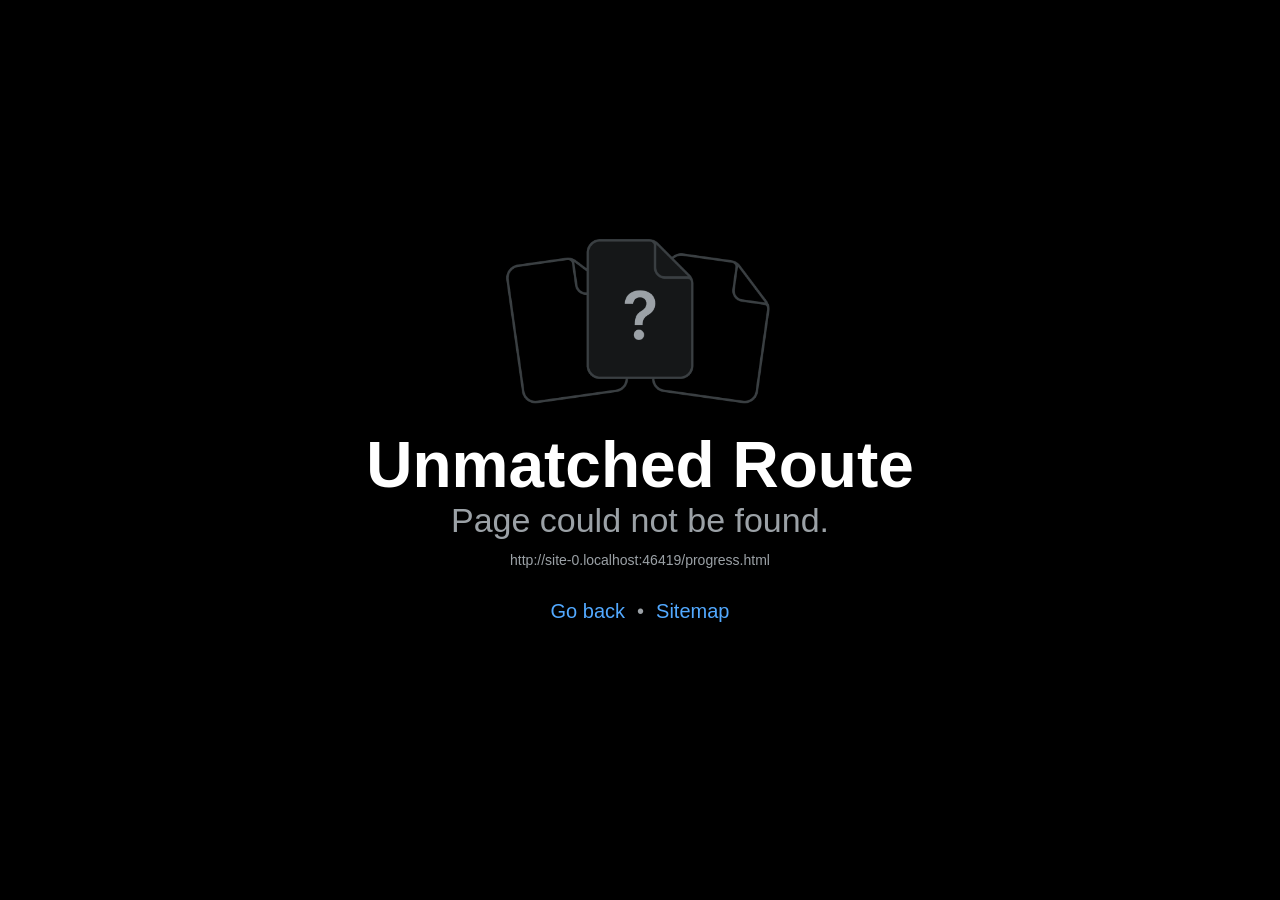
<file: progress.html>
<!DOCTYPE html><html  lang="en"><head><title data-rh="true"></title><meta charSet="utf-8"/><meta name="viewport" content="width=device-width, initial-scale=1, shrink-to-fit=no"/><meta http-equiv="X-UA-Compatible" content="IE=edge"/><style id="expo-reset">#root,body,html{height:100%}body{overflow:hidden}#root{display:flex}</style><style id="react-native-stylesheet">[stylesheet-group="0"]{}
body{margin:0;}
button::-moz-focus-inner,input::-moz-focus-inner{border:0;padding:0;}
html{-ms-text-size-adjust:100%;-webkit-text-size-adjust:100%;-webkit-tap-highlight-color:rgba(0,0,0,0);}
input::-webkit-search-cancel-button,input::-webkit-search-decoration,input::-webkit-search-results-button,input::-webkit-search-results-decoration{display:none;}
[stylesheet-group="1"]{}
.css-11aywtz{-moz-appearance:textfield;-webkit-appearance:none;background-color:rgba(0,0,0,0.00);border-bottom-left-radius:0px;border-bottom-right-radius:0px;border-top-left-radius:0px;border-top-right-radius:0px;border:0 solid black;box-sizing:border-box;font:14px -apple-system,BlinkMacSystemFont,"Segoe UI",Roboto,Helvetica,Arial,sans-serif;margin:0px;padding:0px;resize:none;}
.css-146c3p1{background-color:rgba(0,0,0,0.00);border:0 solid black;box-sizing:border-box;color:rgba(0,0,0,1.00);display:inline;font:14px -apple-system,BlinkMacSystemFont,"Segoe UI",Roboto,Helvetica,Arial,sans-serif;list-style:none;margin:0px;padding:0px;position:relative;text-align:start;text-decoration:none;white-space:pre-wrap;word-wrap:break-word;}
.css-1jxf684{background-color:rgba(0,0,0,0.00);border:0 solid black;box-sizing:border-box;color:inherit;display:inline;font:inherit;list-style:none;margin:0px;padding:0px;position:relative;text-align:inherit;text-decoration:none;white-space:inherit;word-wrap:break-word;}
.css-9pa8cd{bottom:0px;height:100%;left:0px;opacity:0;position:absolute;right:0px;top:0px;width:100%;z-index:-1;}
.css-g5y9jx{align-content:flex-start;align-items:stretch;background-color:rgba(0,0,0,0.00);border:0 solid black;box-sizing:border-box;display:flex;flex-basis:auto;flex-direction:column;flex-shrink:0;list-style:none;margin:0px;min-height:0px;min-width:0px;padding:0px;position:relative;text-decoration:none;z-index:0;}
[stylesheet-group="2"]{}
.r-11mg6pl{border-bottom-color:rgba(255,255,255,1.00);border-left-color:rgba(255,255,255,1.00);border-right-color:rgba(255,255,255,1.00);border-top-color:rgba(255,255,255,1.00);}
.r-136iysn{border-bottom-width:6px;border-left-width:6px;border-right-width:6px;border-top-width:6px;}
.r-13awgt0{flex:1;}
.r-14f9gny{border-bottom-width:4px;border-left-width:4px;border-right-width:4px;border-top-width:4px;}
.r-17ehl8e{flex:1.4;}
.r-1867qdf{border-bottom-left-radius:16px;border-bottom-right-radius:16px;border-top-left-radius:16px;border-top-right-radius:16px;}
.r-1awa8pu{border-bottom-color:rgba(101,119,134,1.00);border-left-color:rgba(101,119,134,1.00);border-right-color:rgba(101,119,134,1.00);border-top-color:rgba(101,119,134,1.00);}
.r-1bq2mok{margin:3px;}
.r-1d4xg89{border-bottom-color:rgba(170,184,194,1.00);border-left-color:rgba(170,184,194,1.00);border-right-color:rgba(170,184,194,1.00);border-top-color:rgba(170,184,194,1.00);}
.r-1dzdj1l{border-bottom-left-radius:10px;border-bottom-right-radius:10px;border-top-left-radius:10px;border-top-right-radius:10px;}
.r-1f0042m{border-bottom-left-radius:5px;border-bottom-right-radius:5px;border-top-left-radius:5px;border-top-right-radius:5px;}
.r-1fdo3w0{margin:16px;}
.r-1fuqb1j{border-bottom-left-radius:24px;border-bottom-right-radius:24px;border-top-left-radius:24px;border-top-right-radius:24px;}
.r-1j16mh1{border-bottom-left-radius:100%;border-bottom-right-radius:100%;border-top-left-radius:100%;border-top-right-radius:100%;}
.r-1jkafct{border-bottom-left-radius:2px;border-bottom-right-radius:2px;border-top-left-radius:2px;border-top-right-radius:2px;}
.r-1jyn79y{border-bottom-color:rgba(0,150,136,1.00);border-left-color:rgba(0,150,136,1.00);border-right-color:rgba(0,150,136,1.00);border-top-color:rgba(0,150,136,1.00);}
.r-1l17iur{border-bottom-left-radius:90px;border-bottom-right-radius:90px;border-top-left-radius:90px;border-top-right-radius:90px;}
.r-1m7mu0x{border-bottom-left-radius:36px;border-bottom-right-radius:36px;border-top-left-radius:36px;border-top-right-radius:36px;}
.r-1pcd2l5{padding:20px;}
.r-1phboty{border-bottom-style:solid;border-left-style:solid;border-right-style:solid;border-top-style:solid;}
.r-1q9bdsx{border-bottom-left-radius:12px;border-bottom-right-radius:12px;border-top-left-radius:12px;border-top-right-radius:12px;}
.r-1qgnhu4{border-bottom-left-radius:80px;border-bottom-right-radius:80px;border-top-left-radius:80px;border-top-right-radius:80px;}
.r-1qsk4np{overflow-x:clip;overflow-y:clip;}
.r-1rf8fdq{border-bottom-width:1.5px;border-left-width:1.5px;border-right-width:1.5px;border-top-width:1.5px;}
.r-1rvyss1{border-bottom-color:rgba(255,255,255,0.20);border-left-color:rgba(255,255,255,0.20);border-right-color:rgba(255,255,255,0.20);border-top-color:rgba(255,255,255,0.20);}
.r-1slz7xr{padding:14px;}
.r-1sp51qo{padding:10px;}
.r-1udh08x{overflow-x:hidden;overflow-y:hidden;}
.r-1uu6nss{padding:5px;}
.r-1xfd6ze{border-bottom-left-radius:8px;border-bottom-right-radius:8px;border-top-left-radius:8px;border-top-right-radius:8px;}
.r-4a18lf{border-bottom-color:rgba(255,0,0,1.00);border-left-color:rgba(255,0,0,1.00);border-right-color:rgba(255,0,0,1.00);border-top-color:rgba(255,0,0,1.00);}
.r-4zvafu{border-bottom-left-radius:26px;border-bottom-right-radius:26px;border-top-left-radius:26px;border-top-right-radius:26px;}
.r-60ke3l{border-bottom-color:rgba(0,128,0,1.00);border-left-color:rgba(0,128,0,1.00);border-right-color:rgba(0,128,0,1.00);border-top-color:rgba(0,128,0,1.00);}
.r-6t2glc{border-bottom-left-radius:40px;border-bottom-right-radius:40px;border-top-left-radius:40px;border-top-right-radius:40px;}
.r-9x6qib{border-bottom-color:rgba(204,214,221,1.00);border-left-color:rgba(204,214,221,1.00);border-right-color:rgba(204,214,221,1.00);border-top-color:rgba(204,214,221,1.00);}
.r-cdmcib{border-bottom-left-radius:3px;border-bottom-right-radius:3px;border-top-left-radius:3px;border-top-right-radius:3px;}
.r-crgep1{margin:0px;}
.r-d045u9{border-bottom-width:2px;border-left-width:2px;border-right-width:2px;border-top-width:2px;}
.r-d23pfw{padding:24px;}
.r-edyy15{padding:8px;}
.r-fx7oqy{border-bottom-color:rgba(0,0,255,1.00);border-left-color:rgba(0,0,255,1.00);border-right-color:rgba(0,0,255,1.00);border-top-color:rgba(0,0,255,1.00);}
.r-kdyh1x{border-bottom-left-radius:6px;border-bottom-right-radius:6px;border-top-left-radius:6px;border-top-right-radius:6px;}
.r-krxsd3{display:-webkit-box;}
.r-nsbfu8{padding:16px;}
.r-rs99b7{border-bottom-width:1px;border-left-width:1px;border-right-width:1px;border-top-width:1px;}
.r-t23y2h{border-bottom-left-radius:14px;border-bottom-right-radius:14px;border-top-left-radius:14px;border-top-right-radius:14px;}
.r-t60dpp{padding:0px;}
.r-tuq35u{padding:4px;}
.r-wg31gx{border-bottom-color:rgba(49,53,56,1.00);border-left-color:rgba(49,53,56,1.00);border-right-color:rgba(49,53,56,1.00);border-top-color:rgba(49,53,56,1.00);}
.r-whuqzp{padding:18px;}
.r-xoduu5{display:inline-flex;}
.r-xyw6el{padding:12px;}
.r-y47klf{border-bottom-left-radius:20px;border-bottom-right-radius:20px;border-top-left-radius:20px;border-top-right-radius:20px;}
.r-ywje51{margin:auto;}
.r-z2wwpe{border-bottom-left-radius:4px;border-bottom-right-radius:4px;border-top-left-radius:4px;border-top-right-radius:4px;}
[stylesheet-group="2.1"]{}
.r-11f147o{padding-bottom:8px;padding-top:8px;}
.r-11gswi8{padding-left:3px;padding-right:3px;}
.r-1559e4e{padding-bottom:2px;padding-top:2px;}
.r-17q4wm6{margin-left:5px;margin-right:5px;}
.r-184id4b{margin-bottom:12px;margin-top:12px;}
.r-18c5d7m{padding-left:6px;padding-right:6px;}
.r-1d7mnkm{padding-bottom:15px;padding-top:15px;}
.r-1e084wi{padding-left:0px;padding-right:0px;}
.r-1mmae3n{padding-bottom:12px;padding-top:12px;}
.r-1ntr0p{padding-left:5px;padding-right:5px;}
.r-1rsorjc{padding-left:36px;padding-right:36px;}
.r-1ubuhtd{padding-left:10px;padding-right:10px;}
.r-1xpp3t0{margin-left:16px;margin-right:16px;}
.r-1yd117h{padding-bottom:7px;padding-top:7px;}
.r-3o4zer{padding-left:12px;padding-right:12px;}
.r-3pj75a{padding-left:16px;padding-right:16px;}
.r-cnw61z{padding-bottom:4px;padding-top:4px;}
.r-cxgwc0{padding-left:24px;padding-right:24px;}
.r-f8sm7e{margin-left:auto;margin-right:auto;}
.r-is05cd{padding-left:8px;padding-right:8px;}
.r-jdiy1a{margin-left:11px;margin-right:11px;}
.r-jusfrs{margin-left:12px;margin-right:12px;}
.r-n5f61p{margin-bottom:3px;margin-top:3px;}
.r-n7gxbd{padding-left:4px;padding-right:4px;}
.r-u9wvl5{padding-left:20px;padding-right:20px;}
.r-ugi1tw{padding-left:5%;padding-right:5%;}
.r-vuvdlw{padding-bottom:6px;padding-top:6px;}
.r-w7s2jr{padding-bottom:16px;padding-top:16px;}
.r-xjggfu{padding-bottom:3px;padding-top:3px;}
.r-ytbthy{padding-bottom:10px;padding-top:10px;}
[stylesheet-group="2.2"]{}
.r-10s2tm5{left:0%;}
.r-16o8guy{right:100%;}
.r-1a11zyx{margin-right:12px;}
.r-1cwvpvk{margin-left:12px;}
.r-1e97lx8{margin-right:3px;}
.r-1euzeng{padding-left:24px;}
.r-1g4tz6n{margin-right:-14.5px;}
.r-1h31txp{padding-right:16px;}
.r-1lhn9r{margin-left:-14.5px;}
.r-1sqnqi2{margin-left:3px;}
.r-1vl2501{padding-right:24px;}
.r-9mo606{margin-right:10px;}
.r-c59us2{left:-3px;}
.r-dqe1q{right:0%;}
.r-qb41rp{margin-right:5px;}
.r-rci37q{left:100%;}
.r-uhung1{margin-left:10px;}
.r-vpmibe{right:-3px;}
.r-w67my2{padding-left:16px;}
.r-wizibn{margin-left:5px;}
[stylesheet-group="3"]{}
.r-102gzdx{height:52px;}
.r-105ug2t{pointer-events:auto!important;}
.r-10ptun7{height:16px;}
.r-10v3vxq{transform:scaleX(-1);}
.r-10x49cs{font-size:10px;}
.r-10xqauy{padding-top:env(safe-area-inset-top);}
.r-11j9u27{visibility:hidden;}
.r-11mpjr4{background-color:rgba(223,223,223,1.00);}
.r-11udlyb{background-color:rgba(0,150,136,1.00);}
.r-11v9fek{min-width:180px;}
.r-11yh6sk{overflow-x:hidden;}
.r-12f6czt{top:17px;}
.r-12sm5po{letter-spacing:-0.3px;}
.r-12vffkv>* {pointer-events:auto;}
.r-12vffkv{pointer-events:none!important;}
.r-132bva{height:180px;}
.r-135wba7{line-height:24px;}
.r-13aq9py{animation-name:r-1iq689l;}
.r-13hce6t{margin-left:4px;}
.r-13qz1uu{width:100%;}
.r-13tjlyg{transition-duration:0.1s;}
.r-1472mwg{height:24px;}
.r-14gqq1x{margin-top:4px;}
.r-14lw9ot{background-color:rgba(255,255,255,1.00);}
.r-14sbq61{background-color:rgba(33,150,243,1.00);}
.r-14yzgew{line-height:18px;}
.r-150rngu{-webkit-overflow-scrolling:touch;}
.r-15zivkp{margin-bottom:4px;}
.r-16eto9q{width:12px;}
.r-16krg75{letter-spacing:-1px;}
.r-16pcm1t{gap:20px;}
.r-16y2uox{flex-grow:1;}
.r-173mn98{align-self:flex-end;}
.r-173mzie{transform:scaleY(-1);}
.r-1777fci{justify-content:center;}
.r-17bb2tj{animation-duration:0.75s;}
.r-17leim2{background-repeat:repeat;}
.r-17s6mgv{justify-content:flex-end;}
.r-17tb59b{opacity:0.7;}
.r-17tloay{opacity:0.6;}
.r-17u3ijr{background-color:rgba(155,161,166,0.27);}
.r-184en5c{z-index:1;}
.r-18nhz7w{top:-3px;}
.r-18u1ve8{color:rgba(255,255,255,0.40);}
.r-18u37iz{flex-direction:row;}
.r-19oahor{font-size:64px;}
.r-19qrga8{margin-top:3px;}
.r-19wmn03{width:20px;}
.r-19z077z{touch-action:none;}
.r-1a2p6p6{-webkit-text-decoration-style:solid;text-decoration-style:solid;}
.r-1a7l8x0{color:rgba(255,255,255,0.60);}
.r-1abnn5w{animation-play-state:paused;}
.r-1acpoxo{width:36px;}
.r-1aiqnjv{font-family:monospace,monospace;}
.r-1aockid{width:40px;}
.r-1awozwy{align-items:center;}
.r-1ay1djp{animation-duration:1s;}
.r-1b43r93{font-size:14px;}
.r-1blnp2b{width:72px;}
.r-1bymd8e{margin-top:2px;}
.r-1c6unfx{forced-color-adjust:none;}
.r-1c85bru{width:270px;}
.r-1cmwbt1{gap:8px;}
.r-1cvj4g8{margin-top:1px;}
.r-1d2f490{left:0px;}
.r-1d5kdc7{flex-direction:column-reverse;}
.r-1ddef8g{-webkit-text-decoration-line:underline;text-decoration-line:underline;}
.r-1dernwh{height:70%;}
.r-1dpkw9{letter-spacing:0.3px;}
.r-1e6yznf{margin-top:-6px;}
.r-1ei5mc7{cursor:inherit;}
.r-1ej1qmr{top:20px;}
.r-1enofrn{font-size:12px;}
.r-1euycsn{flex-direction:row-reverse;}
.r-1ewcgjf{box-shadow:0px 1px 3px rgba(0,0,0,0.5);}
.r-1f529hi{line-height:14px;}
.r-1fdih9r{gap:24px;}
.r-1ff274t{text-align:right;}
.r-1ffj0ar{background-color:rgba(0,0,0,0.40);}
.r-1g80hic{opacity:0.8;}
.r-1ge9hsw{max-width:960px;}
.r-1ghxqbu{font-variant:tabular-nums;}
.r-1gkfh8e{font-size:11px;}
.r-1gwld19{min-width:100px;}
.r-1h0z5md{justify-content:flex-start;}
.r-1habvwh{align-items:flex-start;}
.r-1i10wst{font-size:18px;}
.r-1i6wzkk{-moz-transition-property:opacity;-webkit-transition-property:opacity;transition-property:opacity;}
.r-1i71y14{gap:14px;}
.r-1ifxtd0{margin-bottom:16px;}
.r-1ikidpy{letter-spacing:0.5px;}
.r-1iln25a{word-wrap:normal;}
.r-1inkyih{font-size:17px;}
.r-1iusvr4{flex-basis:0px;}
.r-1iww7jx{width:28px;}
.r-1janqcz{width:16px;}
.r-1jg9483{width:8px;}
.r-1jkjb{margin-left:8px;}
.r-1jnkns4{gap:0px;}
.r-1kb76zh{margin-right:8px;}
.r-1kfrs79{font-weight:600;}
.r-1kihuf0{align-self:center;}
.r-1knelpx{padding-top:20px;}
.r-1kz6sp{width:52px;}
.r-1l7z4oj{padding-bottom:16px;}
.r-1ld3bg{top:-4px;}
.r-1ldzwu0{animation-timing-function:linear;}
.r-1loqt21{cursor:pointer;}
.r-1mlwlqe{flex-basis:auto;}
.r-1mrlafo{background-position:0;}
.r-1muvv40{animation-iteration-count:infinite;}
.r-1niwhzg{background-color:rgba(0,0,0,0.00);}
.r-1nlw0im{bottom:8px;}
.r-1no09lo{margin-top:28px;}
.r-1nxhmzv{margin-bottom:28px;}
.r-1ny4l3l{outline-style:none;}
.r-1ocf4r9{scroll-snap-type:y mandatory;}
.r-1oji4za{width:30%;}
.r-1onu96p{border-curve:continuous;}
.r-1or9b2r{height:10px;}
.r-1oszu61{align-items:stretch;}
.r-1otgn73{touch-action:manipulation;}
.r-1ozqkpa{text-transform:capitalize;}
.r-1p0dtai{bottom:0px;}
.r-1pi2tsx{height:100%;}
.r-1pm8pkb{font-family:Courier;}
.r-1qd0xha{font-family:-apple-system,BlinkMacSystemFont,"Segoe UI",Roboto,Helvetica,Arial,sans-serif;}
.r-1qulhi1{animation-name:r-1pzkwqh;}
.r-1r4fvd0{color:rgba(82,169,255,1.00);}
.r-1r74h94{left:8px;}
.r-1r8g8re{height:36px;}
.r-1ra0lkn{font-size:30px;}
.r-1rnoaur{overflow-y:auto;}
.r-1rqp49e{color:rgba(255,255,255,0.50);}
.r-1sg8ghl{z-index:1000;}
.r-1ssbvtb{gap:12px;}
.r-1sxrcry{background-size:auto;}
.r-1udbk01{text-overflow:ellipsis;}
.r-1ugchlj{height:44px;}
.r-1ui5ee8{font-size:32px;}
.r-1uwte3a{padding-bottom:40px;}
.r-1vr29t4{font-weight:800;}
.r-1w6e6rj{flex-wrap:wrap;}
.r-1wbh5a2{flex-shrink:1;}
.r-1wtj0ep{justify-content:space-between;}
.r-1wyvozj{left:50%;}
.r-1wyyakw{z-index:-1;}
.r-1wzrnnt{margin-top:16px;}
.r-1x35g6{font-size:24px;}
.r-1xbve24{height:6px;}
.r-1xcajam{position:fixed;}
.r-1xnzce8{-moz-user-select:text;-webkit-user-select:text;user-select:text;}
.r-1xpsq9i{box-shadow:0px 3px 3px rgba(0, 0, 0, 0.33);}
.r-1xzupcd{width:13px;}
.r-1yef0xd{animation-name:r-11cv4x;}
.r-2eszeu::-webkit-scrollbar{display:none}
.r-2eszeu{scrollbar-width:none;}
.r-30o5oe{-moz-appearance:none;-ms-appearance:none;-webkit-appearance:none;appearance:none;}
.r-356f0p{letter-spacing:0.35px;}
.r-36ujnk{font-style:italic;}
.r-3da1kt{height:8px;}
.r-3ew84i{width:160px;}
.r-3i2nvb{font-size:36px;}
.r-3mc0re{right:8px;}
.r-3s2u2q{white-space:nowrap;}
.r-417010{z-index:0;}
.r-4gszlv{background-size:cover;}
.r-4mshu{margin-left:-12px;}
.r-4v7adb{height:5px;}
.r-5kkj8d{border-top-width:1px;}
.r-5oul0u{margin-bottom:8px;}
.r-5soawk{width:10px;}
.r-5zqcb5{color:rgba(255,255,255,0.70);}
.r-60vfwk{min-width:1px;}
.r-633pao>* {pointer-events:none;}
.r-633pao{pointer-events:none!important;}
.r-6dt33c{opacity:1;}
.r-6gpygo{margin-bottom:12px;}
.r-6taxm2:-ms-input-placeholder{color:var(--placeholderTextColor);opacity:1;}
.r-6taxm2::-moz-placeholder{color:var(--placeholderTextColor);opacity:1;}
.r-6taxm2::-webkit-input-placeholder{color:var(--placeholderTextColor);opacity:1;}
.r-6taxm2::placeholder{color:var(--placeholderTextColor);opacity:1;}
.r-6vrn8a{letter-spacing:4px;}
.r-726pan{width:31px;}
.r-76blku{height:21px;}
.r-7cikom{font-size:inherit;}
.r-7q8q6z{cursor:default;}
.r-87bcf5{font-size:80px;}
.r-8akbws{-webkit-box-orient:vertical;}
.r-8ay8q1{letter-spacing:0.1px;}
.r-8hc5te{width:6px;}
.r-95jzfe{padding-top:16px;}
.r-97e31f{padding-bottom:env(safe-area-inset-bottom);}
.r-9aw3ui{gap:4px;}
.r-9daxd3{animation-duration:250ms;}
.r-a023e6{font-size:15px;}
.r-adyw6z{font-size:20px;}
.r-agouwx{transform:translateZ(0);}
.r-ah5dr5>* {pointer-events:none;}
.r-ah5dr5{pointer-events:auto!important;}
.r-aruset{font-weight:200;}
.r-atnv13{height:160px;}
.r-b88u0q{font-weight:700;}
.r-b8lwoo{width:100px;}
.r-bi4vy9{transform:translateY(100%);}
.r-bt1l66{min-height:20px;}
.r-buy8e9{overflow-y:hidden;}
.r-bv2aro{padding-left:env(safe-area-inset-left);}
.r-c68hjy{color:rgba(161,161,161,1.00);}
.r-cfp7ip{width:60px;}
.r-cpa5s6{scroll-snap-align:start;}
.r-cqee49{color:rgba(0,0,0,1.00);}
.r-ctyi22{left:20px;}
.r-dkge59{background-color:rgba(170,184,194,1.00);}
.r-dnmrzs{max-width:100%;}
.r-dqa1tq{width:180px;}
.r-eafdt9{transition-duration:0.15s;}
.r-ebwn4k{animation-name:r-q67da2;}
.r-ehq7j7{background-size:contain;}
.r-eqz5dr{flex-direction:column;}
.r-eu3ka{height:40px;}
.r-evnaw{font-size:22px;}
.r-f1odvy{margin-bottom:6px;}
.r-f4gmv6{gap:16px;}
.r-fdjqy7{text-align:left;}
.r-g3mlsw{animation-name:r-t2lo5v;}
.r-ghxds0{transform:translateY(0%);}
.r-gtdqiz{position:-webkit-sticky;position:sticky;}
.r-h0d30l{height:28px;}
.r-h3s6tt{height:48px;}
.r-hbpseb{line-height:22px;}
.r-hh7wl0{color:rgba(230,57,70,1.00);}
.r-howw7u{color:rgba(255,0,0,1.00);}
.r-hxflta{padding-right:env(safe-area-inset-right);}
.r-icoktb{opacity:0.5;}
.r-icto9i{letter-spacing:-0.5px;}
.r-ipm5af{top:0px;}
.r-jwli3a{color:rgba(255,255,255,1.00);}
.r-k200y{align-self:flex-start;}
.r-k8qxaj{padding-bottom:20px;}
.r-kc8jnq{margin-top:6px;}
.r-kemksi{background-color:rgba(0,0,0,1.00);}
.r-kizejy{color:rgba(155,161,166,1.00);}
.r-knv0ih{margin-top:8px;}
.r-leqjx2{animation-timing-function:cubic-bezier(0.215, 0.61, 0.355, 1);}
.r-lltvgl{overflow-x:auto;}
.r-lpb231{height:168px;}
.r-lrsllp{width:24px;}
.r-lrvibr{-moz-user-select:none;-webkit-user-select:none;user-select:none;}
.r-m5arl1{width:2px;}
.r-majxgm{font-weight:500;}
.r-mfh4gg{scroll-snap-type:x mandatory;}
.r-mhe3cw{z-index:10;}
.r-mro3nb{background-color:rgba(21,23,24,1.00);}
.r-n6v787{font-size:13px;}
.r-nyc15k{font-size:44px;}
.r-o4n3w5{width:23px;}
.r-o52ifk{height:100px;}
.r-obd0qt{align-items:flex-end;}
.r-ojf8lh{gap:6px;}
.r-orgf3d{opacity:0;}
.r-ovu0ai{font-weight:900;}
.r-peo1c{min-height:44px;}
.r-q4m81j{text-align:center;}
.r-qfi6ny{top:30000px;}
.r-qklmqi{border-bottom-width:1px;}
.r-qn3fzs{padding-bottom:24px;}
.r-r5vmyo{z-index:1002;}
.r-rjixqe{line-height:20px;}
.r-rs94m5{background-image:url("[data-uri]");}
.r-rwqe4o{width:48px;}
.r-s62m2j{animation-timing-function:cubic-bezier(0.47, 0, 0.745, 0.715);}
.r-s67bdx{font-size:48px;}
.r-sfbmgh{z-index:9999;}
.r-so7y2g{line-height:64px;}
.r-tbmifm{height:12px;}
.r-tskmnb{padding-top:8px;}
.r-tsynxw{text-transform:uppercase;}
.r-u6sd8q{background-repeat:no-repeat;}
.r-u8s1d{position:absolute;}
.r-u92y06{background-color:rgba(255,165,0,1.00);}
.r-uaa2di{gap:10px;}
.r-ubezar{font-size:16px;}
.r-ud0q2t{letter-spacing:1px;}
.r-uho16t{font-size:34px;}
.r-usgzl9{width:44px;}
.r-vacyoi{padding-bottom:64px;}
.r-van48c{caret-color:transparent;}
.r-vboj7i{top:-7px;}
.r-vmopo1{padding-top:2px;}
.r-vvn4in{background-position:center;}
.r-vw2c0b{font-weight:bold;}
.r-wfqgy4{transition-duration:100ms;}
.r-ws9h79{left:4px;}
.r-wy61xf{height:72px;}
.r-x11e5r{font-family:SFMono-Regular, Menlo, Monaco, Consolas, "Liberation Mono", "Courier New", monospace;}
.r-x3cy2q{background-size:100% 100%;}
.r-xb2eav{font-size:40px;}
.r-xd6kpl{padding-bottom:8px;}
.r-xx3c9p{animation-name:r-imtty0;}
.r-y7v2we{background-color:rgba(32,36,37,1.00);}
.r-yie26v{z-index:1001;}
.r-ytfskt{min-width:90px;}
.r-z5qs1h{gap:2px;}
.r-z80fyv{height:20px;}
.r-zchlnj{right:0px;}
.r-zz5t5d{font-size:28px;}
@-webkit-keyframes r-11cv4x{0%{transform:rotate(0deg);}100%{transform:rotate(360deg);}}
@-webkit-keyframes r-1iq689l{0%{transform:translateY(0%);}100%{transform:translateY(100%);}}
@-webkit-keyframes r-1pzkwqh{0%{transform:translateY(100%);}100%{transform:translateY(0%);}}
@-webkit-keyframes r-imtty0{0%{opacity:0;}100%{opacity:1;}}
@-webkit-keyframes r-q67da2{0%{transform:translateX(-100%);}100%{transform:translateX(400%);}}
@-webkit-keyframes r-t2lo5v{0%{opacity:1;}100%{opacity:0;}}
@keyframes r-11cv4x{0%{transform:rotate(0deg);}100%{transform:rotate(360deg);}}
@keyframes r-1iq689l{0%{transform:translateY(0%);}100%{transform:translateY(100%);}}
@keyframes r-1pzkwqh{0%{transform:translateY(100%);}100%{transform:translateY(0%);}}
@keyframes r-imtty0{0%{opacity:0;}100%{opacity:1;}}
@keyframes r-q67da2{0%{transform:translateX(-100%);}100%{transform:translateX(400%);}}
@keyframes r-t2lo5v{0%{opacity:1;}100%{opacity:0;}}</style><script type="module">globalThis.__EXPO_ROUTER_HYDRATE__=true;</script><link rel="preload" href="/_expo/static/css/web-81eb65a707702dcc46a33d8c5acd8491.css" as="style"><link rel="stylesheet" href="/_expo/static/css/web-81eb65a707702dcc46a33d8c5acd8491.css"><link rel="icon" href="/favicon.ico" /></head><body><div id="root"><div class="css-g5y9jx r-13awgt0"><!--$--><div class="css-g5y9jx" style="flex:1;--color-primary:#E63946;--color-background:#F0F2F5;--color-surface:#FFFFFF;--color-foreground:#0F0F1A;--color-muted:#6B7280;--color-border:#E5E7EB;--color-success:#22C55E;--color-warning:#F59E0B;--color-error:#EF4444"><div class="css-g5y9jx r-13awgt0"><div class="css-g5y9jx" style="flex:1"><div style="position:absolute;left:0;right:0;top:0;bottom:0;pointer-events:none;visibility:hidden"></div><div class="css-g5y9jx r-13awgt0"><div class="css-g5y9jx r-13awgt0 r-1p0dtai r-1d2f490 r-u8s1d r-zchlnj r-ipm5af" style="background-color:rgba(242,242,242,1.00);display:flex"><div class="css-g5y9jx r-13awgt0"><div class="css-g5y9jx r-13awgt0"><!--$--><div style="position:absolute;left:0;right:0;top:0;bottom:0;pointer-events:none;visibility:hidden"></div><div class="css-g5y9jx r-13awgt0" style="flex-direction:column"><div class="css-g5y9jx r-13awgt0 r-1udh08x"><div class="css-g5y9jx r-1p0dtai r-1d2f490 r-u8s1d r-zchlnj r-ipm5af" style="z-index:0"><div class="css-g5y9jx r-13awgt0" style="background-color:rgba(242,242,242,1.00)"><div class="css-g5y9jx r-13awgt0"><!--$--><div class="css-g5y9jx flex-1 bg-background"><div class="css-g5y9jx flex-1" style="padding-top:0px;padding-right:0px;padding-bottom:0px;padding-left:0px"><div class="css-g5y9jx flex-1"><div class="css-g5y9jx r-1pcd2l5 r-1l7z4oj" style="background-color:rgba(26,26,46,1.00)"><div dir="auto" class="css-146c3p1 r-zz5t5d r-1vr29t4 r-icto9i" style="color:rgba(255,255,255,1.00)">Progress</div><div dir="auto" class="css-146c3p1 r-1b43r93 r-majxgm r-1bymd8e" style="color:rgba(255,255,255,0.60)">Pierce<!-- -->&#x27;s Journey</div></div><div class="css-g5y9jx r-qklmqi r-18u37iz" style="background-color:rgba(255,255,255,1.00);border-bottom-color:rgba(229,231,235,1.00)"><div tabindex="0" class="css-g5y9jx r-1i6wzkk r-lrvibr r-1loqt21 r-1otgn73 r-1awozwy r-13awgt0 r-z5qs1h r-ytbthy" style="border-bottom-color:rgba(230,57,70,1.00);border-bottom-width:2px;transition-duration:0s"><div dir="auto" class="css-146c3p1 r-ubezar">🥋</div><div dir="auto" class="css-146c3p1 r-1gkfh8e r-1kfrs79" style="color:rgba(230,57,70,1.00)">Belt Journey</div></div><div tabindex="0" class="css-g5y9jx r-1i6wzkk r-lrvibr r-1loqt21 r-1otgn73 r-1awozwy r-13awgt0 r-z5qs1h r-ytbthy" style="transition-duration:0s"><div dir="auto" class="css-146c3p1 r-ubezar">🏆</div><div dir="auto" class="css-146c3p1 r-1gkfh8e r-1kfrs79" style="color:rgba(107,114,128,1.00)">Achievements</div></div><div tabindex="0" class="css-g5y9jx r-1i6wzkk r-lrvibr r-1loqt21 r-1otgn73 r-1awozwy r-13awgt0 r-z5qs1h r-ytbthy" style="transition-duration:0s"><div dir="auto" class="css-146c3p1 r-ubezar">📊</div><div dir="auto" class="css-146c3p1 r-1gkfh8e r-1kfrs79" style="color:rgba(107,114,128,1.00)">Stats</div></div></div><div class="css-g5y9jx r-150rngu r-eqz5dr r-16y2uox r-1wbh5a2 r-11yh6sk r-1rnoaur r-agouwx r-2eszeu" style="flex:1"><div class="css-g5y9jx" style="padding-bottom:24px"><div class="css-g5y9jx" style="padding-left:16px;padding-right:16px;padding-top:16px;padding-bottom:16px;gap:20px"><div class="css-g5y9jx r-1awozwy r-y47klf r-1ssbvtb r-d23pfw" style="background-color:rgba(26,26,46,1.00)"><div class="css-g5y9jx r-1awozwy r-ojf8lh"><div class="css-g5y9jx r-1awozwy r-z2wwpe r-18u37iz r-1wtj0ep r-1udh08x r-is05cd" style="height:40px;width:300px;background-color:rgba(255,255,255,1.00);border-top-color:rgba(204,204,204,1.00);border-right-color:rgba(204,204,204,1.00);border-bottom-color:rgba(204,204,204,1.00);border-left-color:rgba(204,204,204,1.00);border-top-width:1.5px;border-right-width:1.5px;border-bottom-width:1.5px;border-left-width:1.5px"><div class="css-g5y9jx r-cdmcib r-1wyvozj r-4mshu r-u8s1d" style="height:40px;width:32px;background-color:rgba(240,240,240,1.00);border-top-color:rgba(204,204,204,1.00);border-right-color:rgba(204,204,204,1.00);border-bottom-color:rgba(204,204,204,1.00);border-left-color:rgba(204,204,204,1.00);border-top-width:1.5px;border-right-width:1.5px;border-bottom-width:1.5px;border-left-width:1.5px"></div><div class="css-g5y9jx r-1awozwy r-18u37iz r-z5qs1h r-u8s1d r-3mc0re" style="height:40px"><div class="css-g5y9jx r-1jkafct" style="width:22px;height:32px;background-color:rgba(0,0,0,0.00);border-top-color:rgba(0,0,0,1.00);border-right-color:rgba(0,0,0,1.00);border-bottom-color:rgba(0,0,0,1.00);border-left-color:rgba(0,0,0,1.00);border-top-width:1px;border-right-width:1px;border-bottom-width:1px;border-left-width:1px;opacity:0.3"></div><div class="css-g5y9jx r-1jkafct" style="width:22px;height:32px;background-color:rgba(0,0,0,0.00);border-top-color:rgba(0,0,0,1.00);border-right-color:rgba(0,0,0,1.00);border-bottom-color:rgba(0,0,0,1.00);border-left-color:rgba(0,0,0,1.00);border-top-width:1px;border-right-width:1px;border-bottom-width:1px;border-left-width:1px;opacity:0.3"></div><div class="css-g5y9jx r-1jkafct" style="width:22px;height:32px;background-color:rgba(0,0,0,0.00);border-top-color:rgba(0,0,0,1.00);border-right-color:rgba(0,0,0,1.00);border-bottom-color:rgba(0,0,0,1.00);border-left-color:rgba(0,0,0,1.00);border-top-width:1px;border-right-width:1px;border-bottom-width:1px;border-left-width:1px;opacity:0.3"></div><div class="css-g5y9jx r-1jkafct" style="width:22px;height:32px;background-color:rgba(0,0,0,0.00);border-top-color:rgba(0,0,0,1.00);border-right-color:rgba(0,0,0,1.00);border-bottom-color:rgba(0,0,0,1.00);border-left-color:rgba(0,0,0,1.00);border-top-width:1px;border-right-width:1px;border-bottom-width:1px;border-left-width:1px;opacity:0.3"></div></div></div><div dir="auto" class="css-146c3p1 r-b88u0q r-1ikidpy" style="font-size:16px;color:rgba(51,51,51,1.00)">White Belt</div></div><div dir="auto" class="css-146c3p1 r-evnaw r-1vr29t4" style="color:rgba(255,255,255,1.00)">White Belt</div><div dir="auto" class="css-146c3p1 r-1b43r93 r-rjixqe r-q4m81j" style="color:rgba(255,255,255,0.70)">Every champion starts here. Learn to move, fall safely, and love the mat.</div><div class="css-g5y9jx r-18u37iz r-uaa2di r-14gqq1x"><div class="css-g5y9jx r-1awozwy r-1dzdj1l r-1rf8fdq r-1ugchlj r-1777fci r-usgzl9" style="background-color:rgba(255,255,255,0.15);border-top-color:rgba(212,175,55,1.00);border-right-color:rgba(212,175,55,1.00);border-bottom-color:rgba(212,175,55,1.00);border-left-color:rgba(212,175,55,1.00)"></div><div class="css-g5y9jx r-1awozwy r-1dzdj1l r-1rf8fdq r-1ugchlj r-1777fci r-usgzl9" style="background-color:rgba(255,255,255,0.15);border-top-color:rgba(212,175,55,1.00);border-right-color:rgba(212,175,55,1.00);border-bottom-color:rgba(212,175,55,1.00);border-left-color:rgba(212,175,55,1.00)"></div><div class="css-g5y9jx r-1awozwy r-1dzdj1l r-1rf8fdq r-1ugchlj r-1777fci r-usgzl9" style="background-color:rgba(255,255,255,0.15);border-top-color:rgba(212,175,55,1.00);border-right-color:rgba(212,175,55,1.00);border-bottom-color:rgba(212,175,55,1.00);border-left-color:rgba(212,175,55,1.00)"></div><div class="css-g5y9jx r-1awozwy r-1dzdj1l r-1rf8fdq r-1ugchlj r-1777fci r-usgzl9" style="background-color:rgba(255,255,255,0.15);border-top-color:rgba(212,175,55,1.00);border-right-color:rgba(212,175,55,1.00);border-bottom-color:rgba(212,175,55,1.00);border-left-color:rgba(212,175,55,1.00)"></div></div><div dir="auto" class="css-146c3p1 r-n6v787 r-q4m81j" style="color:rgba(255,255,255,0.50)">4 more stripes to next belt</div></div><div dir="auto" class="css-146c3p1 r-1i10wst r-b88u0q r-12sm5po r-15zivkp" style="color:rgba(15,15,26,1.00)">Belt Roadmap</div><div class="css-g5y9jx r-t23y2h r-18u37iz r-1ssbvtb r-5oul0u r-1slz7xr" style="background-color:rgba(26,26,46,1.00);border-top-color:rgba(230,57,70,1.00);border-right-color:rgba(230,57,70,1.00);border-bottom-color:rgba(230,57,70,1.00);border-left-color:rgba(230,57,70,1.00);border-top-width:2px;border-right-width:2px;border-bottom-width:2px;border-left-width:2px;opacity:1"><div class="css-g5y9jx r-1awozwy r-lrsllp"><div class="css-g5y9jx r-1awozwy r-1q9bdsx r-1472mwg r-1777fci r-lrsllp" style="background-color:rgba(230,57,70,1.00)"><div dir="auto" class="css-146c3p1" style="font-size:10px">●</div></div><div class="css-g5y9jx r-13awgt0 r-14gqq1x r-bt1l66 r-m5arl1" style="background-color:rgba(229,231,235,1.00)"></div></div><div class="css-g5y9jx" style="flex:1"><div class="css-g5y9jx r-1awozwy r-18u37iz r-1cmwbt1 r-15zivkp"><div class="css-g5y9jx r-z2wwpe r-10ptun7 r-1janqcz" style="background-color:rgba(255,255,255,1.00);border-top-color:rgba(204,204,204,1.00);border-right-color:rgba(204,204,204,1.00);border-bottom-color:rgba(204,204,204,1.00);border-left-color:rgba(204,204,204,1.00);border-top-width:1px;border-right-width:1px;border-bottom-width:1px;border-left-width:1px"></div><div dir="auto" class="css-146c3p1 r-13awgt0 r-a023e6 r-b88u0q" style="color:rgba(255,255,255,1.00)">White Belt</div><div class="css-g5y9jx r-kdyh1x r-1559e4e r-is05cd" style="background-color:rgba(230,57,70,1.00)"><div dir="auto" class="css-146c3p1 r-jwli3a r-10x49cs r-1vr29t4 r-1ikidpy">CURRENT</div></div></div><div dir="auto" class="css-146c3p1 r-n6v787 r-14yzgew" style="color:rgba(255,255,255,0.70)">Body movement, safety, and fun</div><div dir="auto" class="css-146c3p1 r-1gkfh8e r-1bymd8e" style="color:rgba(255,255,255,0.50)">0–6 months</div></div></div><div class="css-g5y9jx r-t23y2h r-18u37iz r-1ssbvtb r-5oul0u r-1slz7xr" style="background-color:rgba(255,255,255,1.00);border-top-color:rgba(229,231,235,1.00);border-right-color:rgba(229,231,235,1.00);border-bottom-color:rgba(229,231,235,1.00);border-left-color:rgba(229,231,235,1.00);border-top-width:1px;border-right-width:1px;border-bottom-width:1px;border-left-width:1px;opacity:0.6"><div class="css-g5y9jx r-1awozwy r-lrsllp"><div class="css-g5y9jx r-1awozwy r-1q9bdsx r-1472mwg r-1777fci r-lrsllp" style="background-color:rgba(229,231,235,1.00)"><div dir="auto" class="css-146c3p1"></div></div><div class="css-g5y9jx r-13awgt0 r-14gqq1x r-bt1l66 r-m5arl1" style="background-color:rgba(229,231,235,1.00)"></div></div><div class="css-g5y9jx" style="flex:1"><div class="css-g5y9jx r-1awozwy r-18u37iz r-1cmwbt1 r-15zivkp"><div class="css-g5y9jx r-z2wwpe r-10ptun7 r-1janqcz" style="background-color:rgba(158,158,158,1.00);border-top-color:rgba(158,158,158,1.00);border-right-color:rgba(158,158,158,1.00);border-bottom-color:rgba(158,158,158,1.00);border-left-color:rgba(158,158,158,1.00);border-top-width:0px;border-right-width:0px;border-bottom-width:0px;border-left-width:0px"></div><div dir="auto" class="css-146c3p1 r-13awgt0 r-a023e6 r-b88u0q" style="color:rgba(15,15,26,1.00)">Gray &amp; White Belt</div></div><div dir="auto" class="css-146c3p1 r-n6v787 r-14yzgew" style="color:rgba(107,114,128,1.00)">Positions, escapes, and first submissions</div><div dir="auto" class="css-146c3p1 r-1gkfh8e r-1bymd8e" style="color:rgba(107,114,128,1.00)">6–12 months</div></div></div><div class="css-g5y9jx r-t23y2h r-18u37iz r-1ssbvtb r-5oul0u r-1slz7xr" style="background-color:rgba(255,255,255,1.00);border-top-color:rgba(229,231,235,1.00);border-right-color:rgba(229,231,235,1.00);border-bottom-color:rgba(229,231,235,1.00);border-left-color:rgba(229,231,235,1.00);border-top-width:1px;border-right-width:1px;border-bottom-width:1px;border-left-width:1px;opacity:0.6"><div class="css-g5y9jx r-1awozwy r-lrsllp"><div class="css-g5y9jx r-1awozwy r-1q9bdsx r-1472mwg r-1777fci r-lrsllp" style="background-color:rgba(229,231,235,1.00)"><div dir="auto" class="css-146c3p1"></div></div><div class="css-g5y9jx r-13awgt0 r-14gqq1x r-bt1l66 r-m5arl1" style="background-color:rgba(229,231,235,1.00)"></div></div><div class="css-g5y9jx" style="flex:1"><div class="css-g5y9jx r-1awozwy r-18u37iz r-1cmwbt1 r-15zivkp"><div class="css-g5y9jx r-z2wwpe r-10ptun7 r-1janqcz" style="background-color:rgba(117,117,117,1.00);border-top-color:rgba(117,117,117,1.00);border-right-color:rgba(117,117,117,1.00);border-bottom-color:rgba(117,117,117,1.00);border-left-color:rgba(117,117,117,1.00);border-top-width:0px;border-right-width:0px;border-bottom-width:0px;border-left-width:0px"></div><div dir="auto" class="css-146c3p1 r-13awgt0 r-a023e6 r-b88u0q" style="color:rgba(15,15,26,1.00)">Solid Gray Belt</div></div><div dir="auto" class="css-146c3p1 r-n6v787 r-14yzgew" style="color:rgba(107,114,128,1.00)">Submission setups and guard passing</div><div dir="auto" class="css-146c3p1 r-1gkfh8e r-1bymd8e" style="color:rgba(107,114,128,1.00)">1–2 years</div></div></div><div class="css-g5y9jx r-t23y2h r-18u37iz r-1ssbvtb r-5oul0u r-1slz7xr" style="background-color:rgba(255,255,255,1.00);border-top-color:rgba(229,231,235,1.00);border-right-color:rgba(229,231,235,1.00);border-bottom-color:rgba(229,231,235,1.00);border-left-color:rgba(229,231,235,1.00);border-top-width:1px;border-right-width:1px;border-bottom-width:1px;border-left-width:1px;opacity:0.6"><div class="css-g5y9jx r-1awozwy r-lrsllp"><div class="css-g5y9jx r-1awozwy r-1q9bdsx r-1472mwg r-1777fci r-lrsllp" style="background-color:rgba(229,231,235,1.00)"><div dir="auto" class="css-146c3p1"></div></div><div class="css-g5y9jx r-13awgt0 r-14gqq1x r-bt1l66 r-m5arl1" style="background-color:rgba(229,231,235,1.00)"></div></div><div class="css-g5y9jx" style="flex:1"><div class="css-g5y9jx r-1awozwy r-18u37iz r-1cmwbt1 r-15zivkp"><div class="css-g5y9jx r-z2wwpe r-10ptun7 r-1janqcz" style="background-color:rgba(66,66,66,1.00);border-top-color:rgba(66,66,66,1.00);border-right-color:rgba(66,66,66,1.00);border-bottom-color:rgba(66,66,66,1.00);border-left-color:rgba(66,66,66,1.00);border-top-width:0px;border-right-width:0px;border-bottom-width:0px;border-left-width:0px"></div><div dir="auto" class="css-146c3p1 r-13awgt0 r-a023e6 r-b88u0q" style="color:rgba(15,15,26,1.00)">Gray &amp; Black Belt</div></div><div dir="auto" class="css-146c3p1 r-n6v787 r-14yzgew" style="color:rgba(107,114,128,1.00)">Combinations, pressure, and competition prep</div><div dir="auto" class="css-146c3p1 r-1gkfh8e r-1bymd8e" style="color:rgba(107,114,128,1.00)">2–3 years</div></div></div><div class="css-g5y9jx r-t23y2h r-18u37iz r-1ssbvtb r-5oul0u r-1slz7xr" style="background-color:rgba(255,255,255,1.00);border-top-color:rgba(229,231,235,1.00);border-right-color:rgba(229,231,235,1.00);border-bottom-color:rgba(229,231,235,1.00);border-left-color:rgba(229,231,235,1.00);border-top-width:1px;border-right-width:1px;border-bottom-width:1px;border-left-width:1px;opacity:0.6"><div class="css-g5y9jx r-1awozwy r-lrsllp"><div class="css-g5y9jx r-1awozwy r-1q9bdsx r-1472mwg r-1777fci r-lrsllp" style="background-color:rgba(229,231,235,1.00)"><div dir="auto" class="css-146c3p1"></div></div><div class="css-g5y9jx r-13awgt0 r-14gqq1x r-bt1l66 r-m5arl1" style="background-color:rgba(229,231,235,1.00)"></div></div><div class="css-g5y9jx" style="flex:1"><div class="css-g5y9jx r-1awozwy r-18u37iz r-1cmwbt1 r-15zivkp"><div class="css-g5y9jx r-z2wwpe r-10ptun7 r-1janqcz" style="background-color:rgba(253,216,53,1.00);border-top-color:rgba(253,216,53,1.00);border-right-color:rgba(253,216,53,1.00);border-bottom-color:rgba(253,216,53,1.00);border-left-color:rgba(253,216,53,1.00);border-top-width:0px;border-right-width:0px;border-bottom-width:0px;border-left-width:0px"></div><div dir="auto" class="css-146c3p1 r-13awgt0 r-a023e6 r-b88u0q" style="color:rgba(15,15,26,1.00)">Yellow &amp; White Belt</div></div><div dir="auto" class="css-146c3p1 r-n6v787 r-14yzgew" style="color:rgba(107,114,128,1.00)">Flow, transitions, and reading opponents</div><div dir="auto" class="css-146c3p1 r-1gkfh8e r-1bymd8e" style="color:rgba(107,114,128,1.00)">3–4 years</div></div></div><div class="css-g5y9jx r-t23y2h r-18u37iz r-1ssbvtb r-5oul0u r-1slz7xr" style="background-color:rgba(255,255,255,1.00);border-top-color:rgba(229,231,235,1.00);border-right-color:rgba(229,231,235,1.00);border-bottom-color:rgba(229,231,235,1.00);border-left-color:rgba(229,231,235,1.00);border-top-width:1px;border-right-width:1px;border-bottom-width:1px;border-left-width:1px;opacity:0.6"><div class="css-g5y9jx r-1awozwy r-lrsllp"><div class="css-g5y9jx r-1awozwy r-1q9bdsx r-1472mwg r-1777fci r-lrsllp" style="background-color:rgba(229,231,235,1.00)"><div dir="auto" class="css-146c3p1"></div></div><div class="css-g5y9jx r-13awgt0 r-14gqq1x r-bt1l66 r-m5arl1" style="background-color:rgba(229,231,235,1.00)"></div></div><div class="css-g5y9jx" style="flex:1"><div class="css-g5y9jx r-1awozwy r-18u37iz r-1cmwbt1 r-15zivkp"><div class="css-g5y9jx r-z2wwpe r-10ptun7 r-1janqcz" style="background-color:rgba(249,168,37,1.00);border-top-color:rgba(249,168,37,1.00);border-right-color:rgba(249,168,37,1.00);border-bottom-color:rgba(249,168,37,1.00);border-left-color:rgba(249,168,37,1.00);border-top-width:0px;border-right-width:0px;border-bottom-width:0px;border-left-width:0px"></div><div dir="auto" class="css-146c3p1 r-13awgt0 r-a023e6 r-b88u0q" style="color:rgba(15,15,26,1.00)">Solid Yellow Belt</div></div><div dir="auto" class="css-146c3p1 r-n6v787 r-14yzgew" style="color:rgba(107,114,128,1.00)">Strategy, setups, and advanced sweeps</div><div dir="auto" class="css-146c3p1 r-1gkfh8e r-1bymd8e" style="color:rgba(107,114,128,1.00)">4–5 years</div></div></div><div class="css-g5y9jx r-t23y2h r-18u37iz r-1ssbvtb r-5oul0u r-1slz7xr" style="background-color:rgba(255,255,255,1.00);border-top-color:rgba(229,231,235,1.00);border-right-color:rgba(229,231,235,1.00);border-bottom-color:rgba(229,231,235,1.00);border-left-color:rgba(229,231,235,1.00);border-top-width:1px;border-right-width:1px;border-bottom-width:1px;border-left-width:1px;opacity:0.6"><div class="css-g5y9jx r-1awozwy r-lrsllp"><div class="css-g5y9jx r-1awozwy r-1q9bdsx r-1472mwg r-1777fci r-lrsllp" style="background-color:rgba(229,231,235,1.00)"><div dir="auto" class="css-146c3p1"></div></div><div class="css-g5y9jx r-13awgt0 r-14gqq1x r-bt1l66 r-m5arl1" style="background-color:rgba(229,231,235,1.00)"></div></div><div class="css-g5y9jx" style="flex:1"><div class="css-g5y9jx r-1awozwy r-18u37iz r-1cmwbt1 r-15zivkp"><div class="css-g5y9jx r-z2wwpe r-10ptun7 r-1janqcz" style="background-color:rgba(255,112,67,1.00);border-top-color:rgba(255,112,67,1.00);border-right-color:rgba(255,112,67,1.00);border-bottom-color:rgba(255,112,67,1.00);border-left-color:rgba(255,112,67,1.00);border-top-width:0px;border-right-width:0px;border-bottom-width:0px;border-left-width:0px"></div><div dir="auto" class="css-146c3p1 r-13awgt0 r-a023e6 r-b88u0q" style="color:rgba(15,15,26,1.00)">Orange &amp; White Belt</div></div><div dir="auto" class="css-146c3p1 r-n6v787 r-14yzgew" style="color:rgba(107,114,128,1.00)">Personal game development</div><div dir="auto" class="css-146c3p1 r-1gkfh8e r-1bymd8e" style="color:rgba(107,114,128,1.00)">5–6 years</div></div></div><div class="css-g5y9jx r-t23y2h r-18u37iz r-1ssbvtb r-5oul0u r-1slz7xr" style="background-color:rgba(255,255,255,1.00);border-top-color:rgba(229,231,235,1.00);border-right-color:rgba(229,231,235,1.00);border-bottom-color:rgba(229,231,235,1.00);border-left-color:rgba(229,231,235,1.00);border-top-width:1px;border-right-width:1px;border-bottom-width:1px;border-left-width:1px;opacity:0.6"><div class="css-g5y9jx r-1awozwy r-lrsllp"><div class="css-g5y9jx r-1awozwy r-1q9bdsx r-1472mwg r-1777fci r-lrsllp" style="background-color:rgba(229,231,235,1.00)"><div dir="auto" class="css-146c3p1"></div></div><div class="css-g5y9jx r-13awgt0 r-14gqq1x r-bt1l66 r-m5arl1" style="background-color:rgba(229,231,235,1.00)"></div></div><div class="css-g5y9jx" style="flex:1"><div class="css-g5y9jx r-1awozwy r-18u37iz r-1cmwbt1 r-15zivkp"><div class="css-g5y9jx r-z2wwpe r-10ptun7 r-1janqcz" style="background-color:rgba(230,74,25,1.00);border-top-color:rgba(230,74,25,1.00);border-right-color:rgba(230,74,25,1.00);border-bottom-color:rgba(230,74,25,1.00);border-left-color:rgba(230,74,25,1.00);border-top-width:0px;border-right-width:0px;border-bottom-width:0px;border-left-width:0px"></div><div dir="auto" class="css-146c3p1 r-13awgt0 r-a023e6 r-b88u0q" style="color:rgba(15,15,26,1.00)">Solid Orange Belt</div></div><div dir="auto" class="css-146c3p1 r-n6v787 r-14yzgew" style="color:rgba(107,114,128,1.00)">Competition strategy and mental game</div><div dir="auto" class="css-146c3p1 r-1gkfh8e r-1bymd8e" style="color:rgba(107,114,128,1.00)">6–8 years</div></div></div><div class="css-g5y9jx r-t23y2h r-18u37iz r-1ssbvtb r-5oul0u r-1slz7xr" style="background-color:rgba(255,255,255,1.00);border-top-color:rgba(229,231,235,1.00);border-right-color:rgba(229,231,235,1.00);border-bottom-color:rgba(229,231,235,1.00);border-left-color:rgba(229,231,235,1.00);border-top-width:1px;border-right-width:1px;border-bottom-width:1px;border-left-width:1px;opacity:0.6"><div class="css-g5y9jx r-1awozwy r-lrsllp"><div class="css-g5y9jx r-1awozwy r-1q9bdsx r-1472mwg r-1777fci r-lrsllp" style="background-color:rgba(229,231,235,1.00)"><div dir="auto" class="css-146c3p1"></div></div><div class="css-g5y9jx r-13awgt0 r-14gqq1x r-bt1l66 r-m5arl1" style="background-color:rgba(229,231,235,1.00)"></div></div><div class="css-g5y9jx" style="flex:1"><div class="css-g5y9jx r-1awozwy r-18u37iz r-1cmwbt1 r-15zivkp"><div class="css-g5y9jx r-z2wwpe r-10ptun7 r-1janqcz" style="background-color:rgba(67,160,71,1.00);border-top-color:rgba(67,160,71,1.00);border-right-color:rgba(67,160,71,1.00);border-bottom-color:rgba(67,160,71,1.00);border-left-color:rgba(67,160,71,1.00);border-top-width:0px;border-right-width:0px;border-bottom-width:0px;border-left-width:0px"></div><div dir="auto" class="css-146c3p1 r-13awgt0 r-a023e6 r-b88u0q" style="color:rgba(15,15,26,1.00)">Green &amp; White Belt</div></div><div dir="auto" class="css-146c3p1 r-n6v787 r-14yzgew" style="color:rgba(107,114,128,1.00)">Advanced leg locks, berimbolo, and competition</div><div dir="auto" class="css-146c3p1 r-1gkfh8e r-1bymd8e" style="color:rgba(107,114,128,1.00)">8–10 years</div></div></div><div class="css-g5y9jx r-t23y2h r-18u37iz r-1ssbvtb r-5oul0u r-1slz7xr" style="background-color:rgba(255,255,255,1.00);border-top-color:rgba(229,231,235,1.00);border-right-color:rgba(229,231,235,1.00);border-bottom-color:rgba(229,231,235,1.00);border-left-color:rgba(229,231,235,1.00);border-top-width:1px;border-right-width:1px;border-bottom-width:1px;border-left-width:1px;opacity:0.6"><div class="css-g5y9jx r-1awozwy r-lrsllp"><div class="css-g5y9jx r-1awozwy r-1q9bdsx r-1472mwg r-1777fci r-lrsllp" style="background-color:rgba(229,231,235,1.00)"><div dir="auto" class="css-146c3p1"></div></div></div><div class="css-g5y9jx" style="flex:1"><div class="css-g5y9jx r-1awozwy r-18u37iz r-1cmwbt1 r-15zivkp"><div class="css-g5y9jx r-z2wwpe r-10ptun7 r-1janqcz" style="background-color:rgba(46,125,50,1.00);border-top-color:rgba(46,125,50,1.00);border-right-color:rgba(46,125,50,1.00);border-bottom-color:rgba(46,125,50,1.00);border-left-color:rgba(46,125,50,1.00);border-top-width:0px;border-right-width:0px;border-bottom-width:0px;border-left-width:0px"></div><div dir="auto" class="css-146c3p1 r-13awgt0 r-a023e6 r-b88u0q" style="color:rgba(15,15,26,1.00)">Solid Green Belt</div></div><div dir="auto" class="css-146c3p1 r-n6v787 r-14yzgew" style="color:rgba(107,114,128,1.00)">Mastery and adult belt preparation</div><div dir="auto" class="css-146c3p1 r-1gkfh8e r-1bymd8e" style="color:rgba(107,114,128,1.00)">10–10+ years</div></div></div></div></div></div></div></div></div><!--/$--></div></div></div></div><div class="css-g5y9jx r-1p0dtai r-zchlnj r-1d2f490 r-105ug2t" style="border-right-color:rgba(216,216,216,1.00);border-bottom-color:rgba(216,216,216,1.00);border-left-color:rgba(216,216,216,1.00);padding-right:0px;padding-left:0px;padding-top:8px;padding-bottom:12px;height:72px;background-color:rgba(255,255,255,1.00);border-top-color:rgba(229,231,235,1.00);border-top-width:0.5px;transform:translateY(0px)"><div class="css-g5y9jx r-1p0dtai r-1d2f490 r-u8s1d r-zchlnj r-ipm5af r-633pao"></div><div role="tablist" class="css-g5y9jx r-13awgt0 r-18u37iz"><div class="css-g5y9jx r-13awgt0" style="border-top-left-radius:0px;border-top-right-radius:0px;border-bottom-right-radius:0px;border-bottom-left-radius:0px;overflow-x:visible;overflow-y:visible"><a href="/" role="tab" aria-selected="false" tabindex="0" class="css-g5y9jx r-1otgn73 r-1awozwy r-1onu96p r-eqz5dr r-1h0z5md r-1uu6nss" style="cursor:pointer;flex:1;background-color:rgba(0,0,0,0.00);border-top-left-radius:0px;border-top-right-radius:0px;border-bottom-right-radius:0px;border-bottom-left-radius:0px;opacity:1"><div class="css-g5y9jx r-h0d30l r-726pan"><div class="css-g5y9jx r-1awozwy r-1kihuf0 r-1pi2tsx r-1777fci r-u8s1d r-13qz1uu" style="opacity:0;min-width:25px"><div dir="auto" class="css-146c3p1"></div></div><div class="css-g5y9jx r-1awozwy r-1kihuf0 r-1pi2tsx r-1777fci r-u8s1d r-13qz1uu" style="opacity:1"><div dir="auto" class="css-146c3p1"></div></div></div><div dir="auto" class="css-146c3p1 r-dnmrzs r-1udh08x r-1udbk01 r-3s2u2q r-1iln25a r-1niwhzg r-q4m81j" style="color:rgba(107,114,128,1.00);font-family:system-ui, &quot;Segoe UI&quot;, Roboto, Helvetica, Arial, sans-serif, &quot;Apple Color Emoji&quot;, &quot;Segoe UI Emoji&quot;, &quot;Segoe UI Symbol&quot;;font-size:11px;font-weight:600;margin-top:2px">Home</div></a></div><div class="css-g5y9jx r-13awgt0" style="border-top-left-radius:0px;border-top-right-radius:0px;border-bottom-right-radius:0px;border-bottom-left-radius:0px;overflow-x:visible;overflow-y:visible"><a href="/train" role="tab" aria-selected="false" tabindex="0" class="css-g5y9jx r-1otgn73 r-1awozwy r-1onu96p r-eqz5dr r-1h0z5md r-1uu6nss" style="cursor:pointer;flex:1;background-color:rgba(0,0,0,0.00);border-top-left-radius:0px;border-top-right-radius:0px;border-bottom-right-radius:0px;border-bottom-left-radius:0px;opacity:1"><div class="css-g5y9jx r-h0d30l r-726pan"><div class="css-g5y9jx r-1awozwy r-1kihuf0 r-1pi2tsx r-1777fci r-u8s1d r-13qz1uu" style="opacity:0;min-width:25px"><div dir="auto" class="css-146c3p1"></div></div><div class="css-g5y9jx r-1awozwy r-1kihuf0 r-1pi2tsx r-1777fci r-u8s1d r-13qz1uu" style="opacity:1"><div dir="auto" class="css-146c3p1"></div></div></div><div dir="auto" class="css-146c3p1 r-dnmrzs r-1udh08x r-1udbk01 r-3s2u2q r-1iln25a r-1niwhzg r-q4m81j" style="color:rgba(107,114,128,1.00);font-family:system-ui, &quot;Segoe UI&quot;, Roboto, Helvetica, Arial, sans-serif, &quot;Apple Color Emoji&quot;, &quot;Segoe UI Emoji&quot;, &quot;Segoe UI Symbol&quot;;font-size:11px;font-weight:600;margin-top:2px">Train</div></a></div><div class="css-g5y9jx r-13awgt0" style="border-top-left-radius:0px;border-top-right-radius:0px;border-bottom-right-radius:0px;border-bottom-left-radius:0px;overflow-x:visible;overflow-y:visible"><a href="/session" role="tab" aria-selected="false" tabindex="0" class="css-g5y9jx r-1otgn73 r-1awozwy r-1onu96p r-eqz5dr r-1h0z5md r-1uu6nss" style="cursor:pointer;flex:1;background-color:rgba(0,0,0,0.00);border-top-left-radius:0px;border-top-right-radius:0px;border-bottom-right-radius:0px;border-bottom-left-radius:0px;opacity:1"><div class="css-g5y9jx r-h0d30l r-726pan"><div class="css-g5y9jx r-1awozwy r-1kihuf0 r-1pi2tsx r-1777fci r-u8s1d r-13qz1uu" style="opacity:0;min-width:25px"><div dir="auto" class="css-146c3p1"></div></div><div class="css-g5y9jx r-1awozwy r-1kihuf0 r-1pi2tsx r-1777fci r-u8s1d r-13qz1uu" style="opacity:1"><div dir="auto" class="css-146c3p1"></div></div></div><div dir="auto" class="css-146c3p1 r-dnmrzs r-1udh08x r-1udbk01 r-3s2u2q r-1iln25a r-1niwhzg r-q4m81j" style="color:rgba(107,114,128,1.00);font-family:system-ui, &quot;Segoe UI&quot;, Roboto, Helvetica, Arial, sans-serif, &quot;Apple Color Emoji&quot;, &quot;Segoe UI Emoji&quot;, &quot;Segoe UI Symbol&quot;;font-size:11px;font-weight:600;margin-top:2px">Session</div></a></div><div class="css-g5y9jx r-13awgt0" style="border-top-left-radius:0px;border-top-right-radius:0px;border-bottom-right-radius:0px;border-bottom-left-radius:0px;overflow-x:visible;overflow-y:visible"><a href="/progress" role="tab" aria-selected="true" tabindex="0" class="css-g5y9jx r-1otgn73 r-1awozwy r-1onu96p r-eqz5dr r-1h0z5md r-1uu6nss" style="cursor:pointer;flex:1;background-color:rgba(0,0,0,0.00);border-top-left-radius:0px;border-top-right-radius:0px;border-bottom-right-radius:0px;border-bottom-left-radius:0px;opacity:1"><div class="css-g5y9jx r-h0d30l r-726pan"><div class="css-g5y9jx r-1awozwy r-1kihuf0 r-1pi2tsx r-1777fci r-u8s1d r-13qz1uu" style="opacity:1;min-width:25px"><div dir="auto" class="css-146c3p1"></div></div><div class="css-g5y9jx r-1awozwy r-1kihuf0 r-1pi2tsx r-1777fci r-u8s1d r-13qz1uu" style="opacity:0"><div dir="auto" class="css-146c3p1"></div></div></div><div dir="auto" class="css-146c3p1 r-dnmrzs r-1udh08x r-1udbk01 r-3s2u2q r-1iln25a r-1niwhzg r-q4m81j" style="color:rgba(230,57,70,1.00);font-family:system-ui, &quot;Segoe UI&quot;, Roboto, Helvetica, Arial, sans-serif, &quot;Apple Color Emoji&quot;, &quot;Segoe UI Emoji&quot;, &quot;Segoe UI Symbol&quot;;font-size:11px;font-weight:600;margin-top:2px">Progress</div></a></div></div></div></div><!--/$--></div></div></div></div></div></div></div><!--/$--></div></div><script src="/_expo/static/js/web/entry-5e38e5298b45b50d26e542ea94952d6d.js" defer></script>
</body></html>
</file>
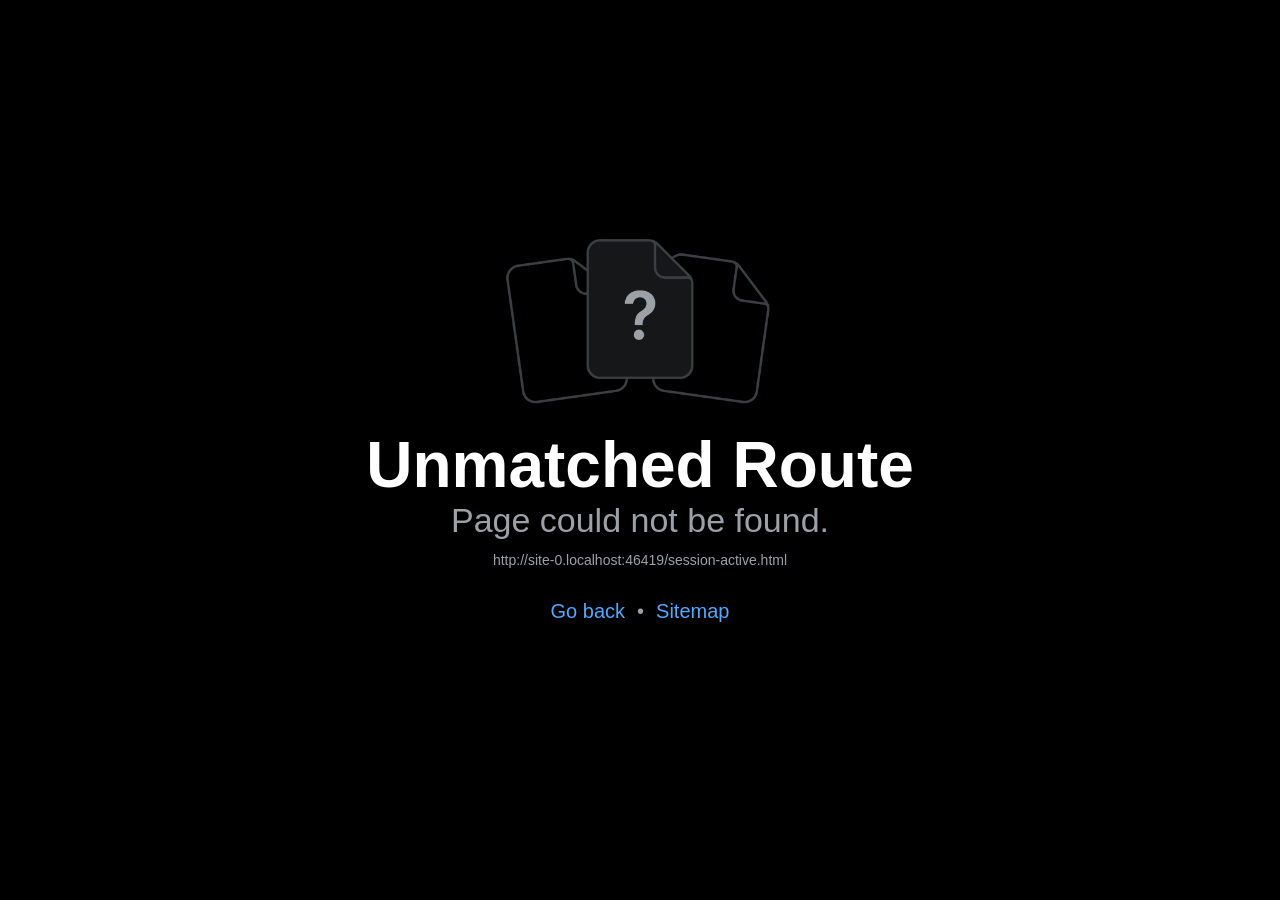
<file: session-active.html>
<!DOCTYPE html><html  lang="en"><head><title data-rh="true"></title><meta charSet="utf-8"/><meta name="viewport" content="width=device-width, initial-scale=1, shrink-to-fit=no"/><meta http-equiv="X-UA-Compatible" content="IE=edge"/><style id="expo-reset">#root,body,html{height:100%}body{overflow:hidden}#root{display:flex}</style><style id="react-native-stylesheet">[stylesheet-group="0"]{}
body{margin:0;}
button::-moz-focus-inner,input::-moz-focus-inner{border:0;padding:0;}
html{-ms-text-size-adjust:100%;-webkit-text-size-adjust:100%;-webkit-tap-highlight-color:rgba(0,0,0,0);}
input::-webkit-search-cancel-button,input::-webkit-search-decoration,input::-webkit-search-results-button,input::-webkit-search-results-decoration{display:none;}
[stylesheet-group="1"]{}
.css-11aywtz{-moz-appearance:textfield;-webkit-appearance:none;background-color:rgba(0,0,0,0.00);border-bottom-left-radius:0px;border-bottom-right-radius:0px;border-top-left-radius:0px;border-top-right-radius:0px;border:0 solid black;box-sizing:border-box;font:14px -apple-system,BlinkMacSystemFont,"Segoe UI",Roboto,Helvetica,Arial,sans-serif;margin:0px;padding:0px;resize:none;}
.css-146c3p1{background-color:rgba(0,0,0,0.00);border:0 solid black;box-sizing:border-box;color:rgba(0,0,0,1.00);display:inline;font:14px -apple-system,BlinkMacSystemFont,"Segoe UI",Roboto,Helvetica,Arial,sans-serif;list-style:none;margin:0px;padding:0px;position:relative;text-align:start;text-decoration:none;white-space:pre-wrap;word-wrap:break-word;}
.css-1jxf684{background-color:rgba(0,0,0,0.00);border:0 solid black;box-sizing:border-box;color:inherit;display:inline;font:inherit;list-style:none;margin:0px;padding:0px;position:relative;text-align:inherit;text-decoration:none;white-space:inherit;word-wrap:break-word;}
.css-9pa8cd{bottom:0px;height:100%;left:0px;opacity:0;position:absolute;right:0px;top:0px;width:100%;z-index:-1;}
.css-g5y9jx{align-content:flex-start;align-items:stretch;background-color:rgba(0,0,0,0.00);border:0 solid black;box-sizing:border-box;display:flex;flex-basis:auto;flex-direction:column;flex-shrink:0;list-style:none;margin:0px;min-height:0px;min-width:0px;padding:0px;position:relative;text-decoration:none;z-index:0;}
[stylesheet-group="2"]{}
.r-11mg6pl{border-bottom-color:rgba(255,255,255,1.00);border-left-color:rgba(255,255,255,1.00);border-right-color:rgba(255,255,255,1.00);border-top-color:rgba(255,255,255,1.00);}
.r-136iysn{border-bottom-width:6px;border-left-width:6px;border-right-width:6px;border-top-width:6px;}
.r-13awgt0{flex:1;}
.r-14f9gny{border-bottom-width:4px;border-left-width:4px;border-right-width:4px;border-top-width:4px;}
.r-17ehl8e{flex:1.4;}
.r-1867qdf{border-bottom-left-radius:16px;border-bottom-right-radius:16px;border-top-left-radius:16px;border-top-right-radius:16px;}
.r-1awa8pu{border-bottom-color:rgba(101,119,134,1.00);border-left-color:rgba(101,119,134,1.00);border-right-color:rgba(101,119,134,1.00);border-top-color:rgba(101,119,134,1.00);}
.r-1bq2mok{margin:3px;}
.r-1d4xg89{border-bottom-color:rgba(170,184,194,1.00);border-left-color:rgba(170,184,194,1.00);border-right-color:rgba(170,184,194,1.00);border-top-color:rgba(170,184,194,1.00);}
.r-1dzdj1l{border-bottom-left-radius:10px;border-bottom-right-radius:10px;border-top-left-radius:10px;border-top-right-radius:10px;}
.r-1f0042m{border-bottom-left-radius:5px;border-bottom-right-radius:5px;border-top-left-radius:5px;border-top-right-radius:5px;}
.r-1fdo3w0{margin:16px;}
.r-1fuqb1j{border-bottom-left-radius:24px;border-bottom-right-radius:24px;border-top-left-radius:24px;border-top-right-radius:24px;}
.r-1j16mh1{border-bottom-left-radius:100%;border-bottom-right-radius:100%;border-top-left-radius:100%;border-top-right-radius:100%;}
.r-1jkafct{border-bottom-left-radius:2px;border-bottom-right-radius:2px;border-top-left-radius:2px;border-top-right-radius:2px;}
.r-1jyn79y{border-bottom-color:rgba(0,150,136,1.00);border-left-color:rgba(0,150,136,1.00);border-right-color:rgba(0,150,136,1.00);border-top-color:rgba(0,150,136,1.00);}
.r-1l17iur{border-bottom-left-radius:90px;border-bottom-right-radius:90px;border-top-left-radius:90px;border-top-right-radius:90px;}
.r-1m7mu0x{border-bottom-left-radius:36px;border-bottom-right-radius:36px;border-top-left-radius:36px;border-top-right-radius:36px;}
.r-1pcd2l5{padding:20px;}
.r-1phboty{border-bottom-style:solid;border-left-style:solid;border-right-style:solid;border-top-style:solid;}
.r-1q9bdsx{border-bottom-left-radius:12px;border-bottom-right-radius:12px;border-top-left-radius:12px;border-top-right-radius:12px;}
.r-1qgnhu4{border-bottom-left-radius:80px;border-bottom-right-radius:80px;border-top-left-radius:80px;border-top-right-radius:80px;}
.r-1qsk4np{overflow-x:clip;overflow-y:clip;}
.r-1rf8fdq{border-bottom-width:1.5px;border-left-width:1.5px;border-right-width:1.5px;border-top-width:1.5px;}
.r-1rvyss1{border-bottom-color:rgba(255,255,255,0.20);border-left-color:rgba(255,255,255,0.20);border-right-color:rgba(255,255,255,0.20);border-top-color:rgba(255,255,255,0.20);}
.r-1slz7xr{padding:14px;}
.r-1sp51qo{padding:10px;}
.r-1udh08x{overflow-x:hidden;overflow-y:hidden;}
.r-1uu6nss{padding:5px;}
.r-1xfd6ze{border-bottom-left-radius:8px;border-bottom-right-radius:8px;border-top-left-radius:8px;border-top-right-radius:8px;}
.r-4a18lf{border-bottom-color:rgba(255,0,0,1.00);border-left-color:rgba(255,0,0,1.00);border-right-color:rgba(255,0,0,1.00);border-top-color:rgba(255,0,0,1.00);}
.r-4zvafu{border-bottom-left-radius:26px;border-bottom-right-radius:26px;border-top-left-radius:26px;border-top-right-radius:26px;}
.r-60ke3l{border-bottom-color:rgba(0,128,0,1.00);border-left-color:rgba(0,128,0,1.00);border-right-color:rgba(0,128,0,1.00);border-top-color:rgba(0,128,0,1.00);}
.r-6t2glc{border-bottom-left-radius:40px;border-bottom-right-radius:40px;border-top-left-radius:40px;border-top-right-radius:40px;}
.r-9x6qib{border-bottom-color:rgba(204,214,221,1.00);border-left-color:rgba(204,214,221,1.00);border-right-color:rgba(204,214,221,1.00);border-top-color:rgba(204,214,221,1.00);}
.r-cdmcib{border-bottom-left-radius:3px;border-bottom-right-radius:3px;border-top-left-radius:3px;border-top-right-radius:3px;}
.r-crgep1{margin:0px;}
.r-d045u9{border-bottom-width:2px;border-left-width:2px;border-right-width:2px;border-top-width:2px;}
.r-d23pfw{padding:24px;}
.r-edyy15{padding:8px;}
.r-fx7oqy{border-bottom-color:rgba(0,0,255,1.00);border-left-color:rgba(0,0,255,1.00);border-right-color:rgba(0,0,255,1.00);border-top-color:rgba(0,0,255,1.00);}
.r-kdyh1x{border-bottom-left-radius:6px;border-bottom-right-radius:6px;border-top-left-radius:6px;border-top-right-radius:6px;}
.r-krxsd3{display:-webkit-box;}
.r-nsbfu8{padding:16px;}
.r-rs99b7{border-bottom-width:1px;border-left-width:1px;border-right-width:1px;border-top-width:1px;}
.r-t23y2h{border-bottom-left-radius:14px;border-bottom-right-radius:14px;border-top-left-radius:14px;border-top-right-radius:14px;}
.r-t60dpp{padding:0px;}
.r-tuq35u{padding:4px;}
.r-wg31gx{border-bottom-color:rgba(49,53,56,1.00);border-left-color:rgba(49,53,56,1.00);border-right-color:rgba(49,53,56,1.00);border-top-color:rgba(49,53,56,1.00);}
.r-whuqzp{padding:18px;}
.r-xoduu5{display:inline-flex;}
.r-xyw6el{padding:12px;}
.r-y47klf{border-bottom-left-radius:20px;border-bottom-right-radius:20px;border-top-left-radius:20px;border-top-right-radius:20px;}
.r-ywje51{margin:auto;}
.r-z2wwpe{border-bottom-left-radius:4px;border-bottom-right-radius:4px;border-top-left-radius:4px;border-top-right-radius:4px;}
[stylesheet-group="2.1"]{}
.r-11f147o{padding-bottom:8px;padding-top:8px;}
.r-11gswi8{padding-left:3px;padding-right:3px;}
.r-1559e4e{padding-bottom:2px;padding-top:2px;}
.r-17q4wm6{margin-left:5px;margin-right:5px;}
.r-184id4b{margin-bottom:12px;margin-top:12px;}
.r-18c5d7m{padding-left:6px;padding-right:6px;}
.r-1d7mnkm{padding-bottom:15px;padding-top:15px;}
.r-1e084wi{padding-left:0px;padding-right:0px;}
.r-1mmae3n{padding-bottom:12px;padding-top:12px;}
.r-1ntr0p{padding-left:5px;padding-right:5px;}
.r-1rsorjc{padding-left:36px;padding-right:36px;}
.r-1ubuhtd{padding-left:10px;padding-right:10px;}
.r-1xpp3t0{margin-left:16px;margin-right:16px;}
.r-1yd117h{padding-bottom:7px;padding-top:7px;}
.r-3o4zer{padding-left:12px;padding-right:12px;}
.r-3pj75a{padding-left:16px;padding-right:16px;}
.r-cnw61z{padding-bottom:4px;padding-top:4px;}
.r-cxgwc0{padding-left:24px;padding-right:24px;}
.r-f8sm7e{margin-left:auto;margin-right:auto;}
.r-is05cd{padding-left:8px;padding-right:8px;}
.r-jdiy1a{margin-left:11px;margin-right:11px;}
.r-jusfrs{margin-left:12px;margin-right:12px;}
.r-n5f61p{margin-bottom:3px;margin-top:3px;}
.r-n7gxbd{padding-left:4px;padding-right:4px;}
.r-u9wvl5{padding-left:20px;padding-right:20px;}
.r-ugi1tw{padding-left:5%;padding-right:5%;}
.r-vuvdlw{padding-bottom:6px;padding-top:6px;}
.r-w7s2jr{padding-bottom:16px;padding-top:16px;}
.r-xjggfu{padding-bottom:3px;padding-top:3px;}
.r-ytbthy{padding-bottom:10px;padding-top:10px;}
[stylesheet-group="2.2"]{}
.r-10s2tm5{left:0%;}
.r-16o8guy{right:100%;}
.r-1a11zyx{margin-right:12px;}
.r-1cwvpvk{margin-left:12px;}
.r-1e97lx8{margin-right:3px;}
.r-1euzeng{padding-left:24px;}
.r-1g4tz6n{margin-right:-14.5px;}
.r-1h31txp{padding-right:16px;}
.r-1lhn9r{margin-left:-14.5px;}
.r-1sqnqi2{margin-left:3px;}
.r-1vl2501{padding-right:24px;}
.r-9mo606{margin-right:10px;}
.r-c59us2{left:-3px;}
.r-dqe1q{right:0%;}
.r-qb41rp{margin-right:5px;}
.r-rci37q{left:100%;}
.r-uhung1{margin-left:10px;}
.r-vpmibe{right:-3px;}
.r-w67my2{padding-left:16px;}
.r-wizibn{margin-left:5px;}
[stylesheet-group="3"]{}
.r-102gzdx{height:52px;}
.r-105ug2t{pointer-events:auto!important;}
.r-10ptun7{height:16px;}
.r-10v3vxq{transform:scaleX(-1);}
.r-10x49cs{font-size:10px;}
.r-10xqauy{padding-top:env(safe-area-inset-top);}
.r-11j9u27{visibility:hidden;}
.r-11mpjr4{background-color:rgba(223,223,223,1.00);}
.r-11udlyb{background-color:rgba(0,150,136,1.00);}
.r-11v9fek{min-width:180px;}
.r-11yh6sk{overflow-x:hidden;}
.r-12f6czt{top:17px;}
.r-12sm5po{letter-spacing:-0.3px;}
.r-12vffkv>* {pointer-events:auto;}
.r-12vffkv{pointer-events:none!important;}
.r-132bva{height:180px;}
.r-135wba7{line-height:24px;}
.r-13aq9py{animation-name:r-1iq689l;}
.r-13hce6t{margin-left:4px;}
.r-13qz1uu{width:100%;}
.r-13tjlyg{transition-duration:0.1s;}
.r-1472mwg{height:24px;}
.r-14gqq1x{margin-top:4px;}
.r-14lw9ot{background-color:rgba(255,255,255,1.00);}
.r-14sbq61{background-color:rgba(33,150,243,1.00);}
.r-14yzgew{line-height:18px;}
.r-150rngu{-webkit-overflow-scrolling:touch;}
.r-15zivkp{margin-bottom:4px;}
.r-16eto9q{width:12px;}
.r-16krg75{letter-spacing:-1px;}
.r-16pcm1t{gap:20px;}
.r-16y2uox{flex-grow:1;}
.r-173mn98{align-self:flex-end;}
.r-173mzie{transform:scaleY(-1);}
.r-1777fci{justify-content:center;}
.r-17bb2tj{animation-duration:0.75s;}
.r-17leim2{background-repeat:repeat;}
.r-17s6mgv{justify-content:flex-end;}
.r-17tb59b{opacity:0.7;}
.r-17tloay{opacity:0.6;}
.r-17u3ijr{background-color:rgba(155,161,166,0.27);}
.r-184en5c{z-index:1;}
.r-18nhz7w{top:-3px;}
.r-18u1ve8{color:rgba(255,255,255,0.40);}
.r-18u37iz{flex-direction:row;}
.r-19oahor{font-size:64px;}
.r-19qrga8{margin-top:3px;}
.r-19wmn03{width:20px;}
.r-19z077z{touch-action:none;}
.r-1a2p6p6{-webkit-text-decoration-style:solid;text-decoration-style:solid;}
.r-1a7l8x0{color:rgba(255,255,255,0.60);}
.r-1abnn5w{animation-play-state:paused;}
.r-1acpoxo{width:36px;}
.r-1aiqnjv{font-family:monospace,monospace;}
.r-1aockid{width:40px;}
.r-1awozwy{align-items:center;}
.r-1ay1djp{animation-duration:1s;}
.r-1b43r93{font-size:14px;}
.r-1blnp2b{width:72px;}
.r-1bymd8e{margin-top:2px;}
.r-1c6unfx{forced-color-adjust:none;}
.r-1c85bru{width:270px;}
.r-1cmwbt1{gap:8px;}
.r-1cvj4g8{margin-top:1px;}
.r-1d2f490{left:0px;}
.r-1d5kdc7{flex-direction:column-reverse;}
.r-1ddef8g{-webkit-text-decoration-line:underline;text-decoration-line:underline;}
.r-1dernwh{height:70%;}
.r-1dpkw9{letter-spacing:0.3px;}
.r-1e6yznf{margin-top:-6px;}
.r-1ei5mc7{cursor:inherit;}
.r-1ej1qmr{top:20px;}
.r-1enofrn{font-size:12px;}
.r-1euycsn{flex-direction:row-reverse;}
.r-1ewcgjf{box-shadow:0px 1px 3px rgba(0,0,0,0.5);}
.r-1f529hi{line-height:14px;}
.r-1fdih9r{gap:24px;}
.r-1ff274t{text-align:right;}
.r-1ffj0ar{background-color:rgba(0,0,0,0.40);}
.r-1g80hic{opacity:0.8;}
.r-1ge9hsw{max-width:960px;}
.r-1ghxqbu{font-variant:tabular-nums;}
.r-1gkfh8e{font-size:11px;}
.r-1gwld19{min-width:100px;}
.r-1h0z5md{justify-content:flex-start;}
.r-1habvwh{align-items:flex-start;}
.r-1i10wst{font-size:18px;}
.r-1i6wzkk{-moz-transition-property:opacity;-webkit-transition-property:opacity;transition-property:opacity;}
.r-1i71y14{gap:14px;}
.r-1ifxtd0{margin-bottom:16px;}
.r-1ikidpy{letter-spacing:0.5px;}
.r-1iln25a{word-wrap:normal;}
.r-1inkyih{font-size:17px;}
.r-1iusvr4{flex-basis:0px;}
.r-1iww7jx{width:28px;}
.r-1janqcz{width:16px;}
.r-1jg9483{width:8px;}
.r-1jkjb{margin-left:8px;}
.r-1jnkns4{gap:0px;}
.r-1kb76zh{margin-right:8px;}
.r-1kfrs79{font-weight:600;}
.r-1kihuf0{align-self:center;}
.r-1knelpx{padding-top:20px;}
.r-1kz6sp{width:52px;}
.r-1l7z4oj{padding-bottom:16px;}
.r-1ld3bg{top:-4px;}
.r-1ldzwu0{animation-timing-function:linear;}
.r-1loqt21{cursor:pointer;}
.r-1mlwlqe{flex-basis:auto;}
.r-1mrlafo{background-position:0;}
.r-1muvv40{animation-iteration-count:infinite;}
.r-1niwhzg{background-color:rgba(0,0,0,0.00);}
.r-1nlw0im{bottom:8px;}
.r-1no09lo{margin-top:28px;}
.r-1nxhmzv{margin-bottom:28px;}
.r-1ny4l3l{outline-style:none;}
.r-1ocf4r9{scroll-snap-type:y mandatory;}
.r-1oji4za{width:30%;}
.r-1onu96p{border-curve:continuous;}
.r-1or9b2r{height:10px;}
.r-1oszu61{align-items:stretch;}
.r-1otgn73{touch-action:manipulation;}
.r-1ozqkpa{text-transform:capitalize;}
.r-1p0dtai{bottom:0px;}
.r-1pi2tsx{height:100%;}
.r-1pm8pkb{font-family:Courier;}
.r-1qd0xha{font-family:-apple-system,BlinkMacSystemFont,"Segoe UI",Roboto,Helvetica,Arial,sans-serif;}
.r-1qulhi1{animation-name:r-1pzkwqh;}
.r-1r4fvd0{color:rgba(82,169,255,1.00);}
.r-1r74h94{left:8px;}
.r-1r8g8re{height:36px;}
.r-1ra0lkn{font-size:30px;}
.r-1rnoaur{overflow-y:auto;}
.r-1rqp49e{color:rgba(255,255,255,0.50);}
.r-1sg8ghl{z-index:1000;}
.r-1ssbvtb{gap:12px;}
.r-1sxrcry{background-size:auto;}
.r-1udbk01{text-overflow:ellipsis;}
.r-1ugchlj{height:44px;}
.r-1ui5ee8{font-size:32px;}
.r-1uwte3a{padding-bottom:40px;}
.r-1vr29t4{font-weight:800;}
.r-1w6e6rj{flex-wrap:wrap;}
.r-1wbh5a2{flex-shrink:1;}
.r-1wtj0ep{justify-content:space-between;}
.r-1wyvozj{left:50%;}
.r-1wyyakw{z-index:-1;}
.r-1wzrnnt{margin-top:16px;}
.r-1x35g6{font-size:24px;}
.r-1xbve24{height:6px;}
.r-1xcajam{position:fixed;}
.r-1xnzce8{-moz-user-select:text;-webkit-user-select:text;user-select:text;}
.r-1xpsq9i{box-shadow:0px 3px 3px rgba(0, 0, 0, 0.33);}
.r-1xzupcd{width:13px;}
.r-1yef0xd{animation-name:r-11cv4x;}
.r-2eszeu::-webkit-scrollbar{display:none}
.r-2eszeu{scrollbar-width:none;}
.r-30o5oe{-moz-appearance:none;-ms-appearance:none;-webkit-appearance:none;appearance:none;}
.r-356f0p{letter-spacing:0.35px;}
.r-36ujnk{font-style:italic;}
.r-3da1kt{height:8px;}
.r-3ew84i{width:160px;}
.r-3i2nvb{font-size:36px;}
.r-3mc0re{right:8px;}
.r-3s2u2q{white-space:nowrap;}
.r-417010{z-index:0;}
.r-4gszlv{background-size:cover;}
.r-4mshu{margin-left:-12px;}
.r-4v7adb{height:5px;}
.r-5kkj8d{border-top-width:1px;}
.r-5oul0u{margin-bottom:8px;}
.r-5soawk{width:10px;}
.r-5zqcb5{color:rgba(255,255,255,0.70);}
.r-60vfwk{min-width:1px;}
.r-633pao>* {pointer-events:none;}
.r-633pao{pointer-events:none!important;}
.r-6dt33c{opacity:1;}
.r-6gpygo{margin-bottom:12px;}
.r-6taxm2:-ms-input-placeholder{color:var(--placeholderTextColor);opacity:1;}
.r-6taxm2::-moz-placeholder{color:var(--placeholderTextColor);opacity:1;}
.r-6taxm2::-webkit-input-placeholder{color:var(--placeholderTextColor);opacity:1;}
.r-6taxm2::placeholder{color:var(--placeholderTextColor);opacity:1;}
.r-6vrn8a{letter-spacing:4px;}
.r-726pan{width:31px;}
.r-76blku{height:21px;}
.r-7cikom{font-size:inherit;}
.r-7q8q6z{cursor:default;}
.r-87bcf5{font-size:80px;}
.r-8akbws{-webkit-box-orient:vertical;}
.r-8ay8q1{letter-spacing:0.1px;}
.r-8hc5te{width:6px;}
.r-95jzfe{padding-top:16px;}
.r-97e31f{padding-bottom:env(safe-area-inset-bottom);}
.r-9aw3ui{gap:4px;}
.r-9daxd3{animation-duration:250ms;}
.r-a023e6{font-size:15px;}
.r-adyw6z{font-size:20px;}
.r-agouwx{transform:translateZ(0);}
.r-ah5dr5>* {pointer-events:none;}
.r-ah5dr5{pointer-events:auto!important;}
.r-aruset{font-weight:200;}
.r-atnv13{height:160px;}
.r-b88u0q{font-weight:700;}
.r-b8lwoo{width:100px;}
.r-bi4vy9{transform:translateY(100%);}
.r-bt1l66{min-height:20px;}
.r-buy8e9{overflow-y:hidden;}
.r-bv2aro{padding-left:env(safe-area-inset-left);}
.r-c68hjy{color:rgba(161,161,161,1.00);}
.r-cfp7ip{width:60px;}
.r-cpa5s6{scroll-snap-align:start;}
.r-cqee49{color:rgba(0,0,0,1.00);}
.r-ctyi22{left:20px;}
.r-dkge59{background-color:rgba(170,184,194,1.00);}
.r-dnmrzs{max-width:100%;}
.r-dqa1tq{width:180px;}
.r-eafdt9{transition-duration:0.15s;}
.r-ebwn4k{animation-name:r-q67da2;}
.r-ehq7j7{background-size:contain;}
.r-eqz5dr{flex-direction:column;}
.r-eu3ka{height:40px;}
.r-evnaw{font-size:22px;}
.r-f1odvy{margin-bottom:6px;}
.r-f4gmv6{gap:16px;}
.r-fdjqy7{text-align:left;}
.r-g3mlsw{animation-name:r-t2lo5v;}
.r-ghxds0{transform:translateY(0%);}
.r-gtdqiz{position:-webkit-sticky;position:sticky;}
.r-h0d30l{height:28px;}
.r-h3s6tt{height:48px;}
.r-hbpseb{line-height:22px;}
.r-hh7wl0{color:rgba(230,57,70,1.00);}
.r-howw7u{color:rgba(255,0,0,1.00);}
.r-hxflta{padding-right:env(safe-area-inset-right);}
.r-icoktb{opacity:0.5;}
.r-icto9i{letter-spacing:-0.5px;}
.r-ipm5af{top:0px;}
.r-jwli3a{color:rgba(255,255,255,1.00);}
.r-k200y{align-self:flex-start;}
.r-k8qxaj{padding-bottom:20px;}
.r-kc8jnq{margin-top:6px;}
.r-kemksi{background-color:rgba(0,0,0,1.00);}
.r-kizejy{color:rgba(155,161,166,1.00);}
.r-knv0ih{margin-top:8px;}
.r-leqjx2{animation-timing-function:cubic-bezier(0.215, 0.61, 0.355, 1);}
.r-lltvgl{overflow-x:auto;}
.r-lpb231{height:168px;}
.r-lrsllp{width:24px;}
.r-lrvibr{-moz-user-select:none;-webkit-user-select:none;user-select:none;}
.r-m5arl1{width:2px;}
.r-majxgm{font-weight:500;}
.r-mfh4gg{scroll-snap-type:x mandatory;}
.r-mhe3cw{z-index:10;}
.r-mro3nb{background-color:rgba(21,23,24,1.00);}
.r-n6v787{font-size:13px;}
.r-nyc15k{font-size:44px;}
.r-o4n3w5{width:23px;}
.r-o52ifk{height:100px;}
.r-obd0qt{align-items:flex-end;}
.r-ojf8lh{gap:6px;}
.r-orgf3d{opacity:0;}
.r-ovu0ai{font-weight:900;}
.r-peo1c{min-height:44px;}
.r-q4m81j{text-align:center;}
.r-qfi6ny{top:30000px;}
.r-qklmqi{border-bottom-width:1px;}
.r-qn3fzs{padding-bottom:24px;}
.r-r5vmyo{z-index:1002;}
.r-rjixqe{line-height:20px;}
.r-rs94m5{background-image:url("[data-uri]");}
.r-rwqe4o{width:48px;}
.r-s62m2j{animation-timing-function:cubic-bezier(0.47, 0, 0.745, 0.715);}
.r-s67bdx{font-size:48px;}
.r-sfbmgh{z-index:9999;}
.r-so7y2g{line-height:64px;}
.r-tbmifm{height:12px;}
.r-tskmnb{padding-top:8px;}
.r-tsynxw{text-transform:uppercase;}
.r-u6sd8q{background-repeat:no-repeat;}
.r-u8s1d{position:absolute;}
.r-u92y06{background-color:rgba(255,165,0,1.00);}
.r-uaa2di{gap:10px;}
.r-ubezar{font-size:16px;}
.r-ud0q2t{letter-spacing:1px;}
.r-uho16t{font-size:34px;}
.r-usgzl9{width:44px;}
.r-vacyoi{padding-bottom:64px;}
.r-van48c{caret-color:transparent;}
.r-vboj7i{top:-7px;}
.r-vmopo1{padding-top:2px;}
.r-vvn4in{background-position:center;}
.r-vw2c0b{font-weight:bold;}
.r-wfqgy4{transition-duration:100ms;}
.r-ws9h79{left:4px;}
.r-wy61xf{height:72px;}
.r-x11e5r{font-family:SFMono-Regular, Menlo, Monaco, Consolas, "Liberation Mono", "Courier New", monospace;}
.r-x3cy2q{background-size:100% 100%;}
.r-xb2eav{font-size:40px;}
.r-xd6kpl{padding-bottom:8px;}
.r-xx3c9p{animation-name:r-imtty0;}
.r-y7v2we{background-color:rgba(32,36,37,1.00);}
.r-yie26v{z-index:1001;}
.r-ytfskt{min-width:90px;}
.r-z5qs1h{gap:2px;}
.r-z80fyv{height:20px;}
.r-zchlnj{right:0px;}
.r-zz5t5d{font-size:28px;}
@-webkit-keyframes r-11cv4x{0%{transform:rotate(0deg);}100%{transform:rotate(360deg);}}
@-webkit-keyframes r-1iq689l{0%{transform:translateY(0%);}100%{transform:translateY(100%);}}
@-webkit-keyframes r-1pzkwqh{0%{transform:translateY(100%);}100%{transform:translateY(0%);}}
@-webkit-keyframes r-imtty0{0%{opacity:0;}100%{opacity:1;}}
@-webkit-keyframes r-q67da2{0%{transform:translateX(-100%);}100%{transform:translateX(400%);}}
@-webkit-keyframes r-t2lo5v{0%{opacity:1;}100%{opacity:0;}}
@keyframes r-11cv4x{0%{transform:rotate(0deg);}100%{transform:rotate(360deg);}}
@keyframes r-1iq689l{0%{transform:translateY(0%);}100%{transform:translateY(100%);}}
@keyframes r-1pzkwqh{0%{transform:translateY(100%);}100%{transform:translateY(0%);}}
@keyframes r-imtty0{0%{opacity:0;}100%{opacity:1;}}
@keyframes r-q67da2{0%{transform:translateX(-100%);}100%{transform:translateX(400%);}}
@keyframes r-t2lo5v{0%{opacity:1;}100%{opacity:0;}}</style><script type="module">globalThis.__EXPO_ROUTER_HYDRATE__=true;</script><link rel="preload" href="/_expo/static/css/web-81eb65a707702dcc46a33d8c5acd8491.css" as="style"><link rel="stylesheet" href="/_expo/static/css/web-81eb65a707702dcc46a33d8c5acd8491.css"><link rel="icon" href="/favicon.ico" /></head><body><div id="root"><div class="css-g5y9jx r-13awgt0"><!--$--><div class="css-g5y9jx" style="flex:1;--color-primary:#E63946;--color-background:#F0F2F5;--color-surface:#FFFFFF;--color-foreground:#0F0F1A;--color-muted:#6B7280;--color-border:#E5E7EB;--color-success:#22C55E;--color-warning:#F59E0B;--color-error:#EF4444"><div class="css-g5y9jx r-13awgt0"><div class="css-g5y9jx" style="flex:1"><div style="position:absolute;left:0;right:0;top:0;bottom:0;pointer-events:none;visibility:hidden"></div><div class="css-g5y9jx r-13awgt0"><div aria-hidden="true" class="css-g5y9jx r-13awgt0 r-1p0dtai r-1d2f490 r-u8s1d r-zchlnj r-ipm5af" style="background-color:rgba(242,242,242,1.00);display:none"><div class="css-g5y9jx r-13awgt0"><div class="css-g5y9jx r-13awgt0"><!--$--><div style="position:absolute;left:0;right:0;top:0;bottom:0;pointer-events:none;visibility:hidden"></div><div class="css-g5y9jx r-13awgt0" style="flex-direction:column"><div class="css-g5y9jx r-13awgt0 r-1udh08x"><div class="css-g5y9jx r-1p0dtai r-1d2f490 r-u8s1d r-zchlnj r-ipm5af" style="z-index:0"><div class="css-g5y9jx r-13awgt0" style="background-color:rgba(242,242,242,1.00)"><div class="css-g5y9jx r-13awgt0"><!--$--><div class="css-g5y9jx flex-1 bg-background"><div class="css-g5y9jx flex-1" style="padding-top:0px;padding-right:0px;padding-bottom:0px;padding-left:0px"><div class="css-g5y9jx flex-1"><div class="css-g5y9jx r-150rngu r-eqz5dr r-16y2uox r-1wbh5a2 r-11yh6sk r-1rnoaur r-agouwx r-2eszeu" style="flex:1"><div class="css-g5y9jx" style="padding-bottom:24px"><div class="css-g5y9jx r-f4gmv6 r-qn3fzs r-u9wvl5 r-95jzfe" style="background-color:rgba(26,26,46,1.00)"><div class="css-g5y9jx r-1awozwy r-18u37iz r-1wtj0ep"><div class="css-g5y9jx"><div dir="auto" class="css-146c3p1 r-n6v787 r-majxgm r-1dpkw9" style="color:rgba(107,114,128,1.00)">Welcome back, Coach</div><div dir="auto" class="css-146c3p1 r-1x35g6 r-1vr29t4 r-icto9i" style="color:rgba(255,255,255,1.00)">Pierce<!-- -->&#x27;s Training</div></div><div class="css-g5y9jx r-1mlwlqe r-1udh08x r-417010 r-1q9bdsx r-h3s6tt r-rwqe4o"><div class="css-g5y9jx r-1niwhzg r-vvn4in r-u6sd8q r-1p0dtai r-1pi2tsx r-1d2f490 r-u8s1d r-zchlnj r-ipm5af r-13qz1uu r-1wyyakw r-4gszlv"></div></div></div><div class="css-g5y9jx r-1awozwy r-1867qdf r-1ssbvtb r-nsbfu8" style="background-color:rgba(255,255,255,0.08)"><div class="css-g5y9jx r-1awozwy r-ojf8lh"><div class="css-g5y9jx r-1awozwy r-z2wwpe r-18u37iz r-1wtj0ep r-1udh08x r-is05cd" style="height:40px;width:300px;background-color:rgba(255,255,255,1.00);border-top-color:rgba(204,204,204,1.00);border-right-color:rgba(204,204,204,1.00);border-bottom-color:rgba(204,204,204,1.00);border-left-color:rgba(204,204,204,1.00);border-top-width:1.5px;border-right-width:1.5px;border-bottom-width:1.5px;border-left-width:1.5px"><div class="css-g5y9jx r-cdmcib r-1wyvozj r-4mshu r-u8s1d" style="height:40px;width:32px;background-color:rgba(240,240,240,1.00);border-top-color:rgba(204,204,204,1.00);border-right-color:rgba(204,204,204,1.00);border-bottom-color:rgba(204,204,204,1.00);border-left-color:rgba(204,204,204,1.00);border-top-width:1.5px;border-right-width:1.5px;border-bottom-width:1.5px;border-left-width:1.5px"></div><div class="css-g5y9jx r-1awozwy r-18u37iz r-z5qs1h r-u8s1d r-3mc0re" style="height:40px"><div class="css-g5y9jx r-1jkafct" style="width:22px;height:32px;background-color:rgba(0,0,0,0.00);border-top-color:rgba(0,0,0,1.00);border-right-color:rgba(0,0,0,1.00);border-bottom-color:rgba(0,0,0,1.00);border-left-color:rgba(0,0,0,1.00);border-top-width:1px;border-right-width:1px;border-bottom-width:1px;border-left-width:1px;opacity:0.3"></div><div class="css-g5y9jx r-1jkafct" style="width:22px;height:32px;background-color:rgba(0,0,0,0.00);border-top-color:rgba(0,0,0,1.00);border-right-color:rgba(0,0,0,1.00);border-bottom-color:rgba(0,0,0,1.00);border-left-color:rgba(0,0,0,1.00);border-top-width:1px;border-right-width:1px;border-bottom-width:1px;border-left-width:1px;opacity:0.3"></div><div class="css-g5y9jx r-1jkafct" style="width:22px;height:32px;background-color:rgba(0,0,0,0.00);border-top-color:rgba(0,0,0,1.00);border-right-color:rgba(0,0,0,1.00);border-bottom-color:rgba(0,0,0,1.00);border-left-color:rgba(0,0,0,1.00);border-top-width:1px;border-right-width:1px;border-bottom-width:1px;border-left-width:1px;opacity:0.3"></div><div class="css-g5y9jx r-1jkafct" style="width:22px;height:32px;background-color:rgba(0,0,0,0.00);border-top-color:rgba(0,0,0,1.00);border-right-color:rgba(0,0,0,1.00);border-bottom-color:rgba(0,0,0,1.00);border-left-color:rgba(0,0,0,1.00);border-top-width:1px;border-right-width:1px;border-bottom-width:1px;border-left-width:1px;opacity:0.3"></div></div></div><div dir="auto" class="css-146c3p1 r-b88u0q r-1ikidpy" style="font-size:16px;color:rgba(51,51,51,1.00)">White Belt</div></div><div class="css-g5y9jx r-1awozwy r-1cmwbt1"><div dir="auto" class="css-146c3p1 r-n6v787 r-majxgm r-q4m81j" style="color:rgba(255,255,255,0.70)">Body movement, safety, and fun</div><div class="css-g5y9jx r-1awozwy r-18u37iz r-ojf8lh"><div class="css-g5y9jx r-1f0042m r-1or9b2r r-5soawk" style="background-color:rgba(255,255,255,0.20)"></div><div class="css-g5y9jx r-1f0042m r-1or9b2r r-5soawk" style="background-color:rgba(255,255,255,0.20)"></div><div class="css-g5y9jx r-1f0042m r-1or9b2r r-5soawk" style="background-color:rgba(255,255,255,0.20)"></div><div class="css-g5y9jx r-1f0042m r-1or9b2r r-5soawk" style="background-color:rgba(255,255,255,0.20)"></div><div dir="auto" class="css-146c3p1 r-1enofrn r-majxgm r-13hce6t" style="color:rgba(255,255,255,0.60)">0<!-- -->/4 stripes</div></div></div></div></div><div class="css-g5y9jx r-18u37iz r-uaa2di r-3pj75a r-95jzfe"><div class="css-g5y9jx r-1awozwy r-t23y2h r-rs99b7 r-13awgt0 r-9aw3ui r-xyw6el" style="background-color:rgba(255,255,255,1.00);border-top-color:rgba(229,231,235,1.00);border-right-color:rgba(229,231,235,1.00);border-bottom-color:rgba(229,231,235,1.00);border-left-color:rgba(229,231,235,1.00)"><div dir="auto" class="css-146c3p1 r-adyw6z">🥋</div><div dir="auto" class="css-146c3p1 r-adyw6z r-1vr29t4" style="color:rgba(15,15,26,1.00)">0</div><div dir="auto" class="css-146c3p1 r-1gkfh8e r-1kfrs79 r-1ikidpy r-tsynxw" style="color:rgba(107,114,128,1.00)">Sessions</div></div><div class="css-g5y9jx r-1awozwy r-t23y2h r-rs99b7 r-13awgt0 r-9aw3ui r-xyw6el" style="background-color:rgba(255,255,255,1.00);border-top-color:rgba(229,231,235,1.00);border-right-color:rgba(229,231,235,1.00);border-bottom-color:rgba(229,231,235,1.00);border-left-color:rgba(229,231,235,1.00)"><div dir="auto" class="css-146c3p1 r-adyw6z">🔥</div><div dir="auto" class="css-146c3p1 r-adyw6z r-1vr29t4" style="color:rgba(15,15,26,1.00)">0d</div><div dir="auto" class="css-146c3p1 r-1gkfh8e r-1kfrs79 r-1ikidpy r-tsynxw" style="color:rgba(107,114,128,1.00)">Streak</div></div><div class="css-g5y9jx r-1awozwy r-t23y2h r-rs99b7 r-13awgt0 r-9aw3ui r-xyw6el" style="background-color:rgba(255,255,255,1.00);border-top-color:rgba(229,231,235,1.00);border-right-color:rgba(229,231,235,1.00);border-bottom-color:rgba(229,231,235,1.00);border-left-color:rgba(229,231,235,1.00)"><div dir="auto" class="css-146c3p1 r-adyw6z">⭐</div><div dir="auto" class="css-146c3p1 r-adyw6z r-1vr29t4" style="color:rgba(15,15,26,1.00)">0</div><div dir="auto" class="css-146c3p1 r-1gkfh8e r-1kfrs79 r-1ikidpy r-tsynxw" style="color:rgba(107,114,128,1.00)">XP</div></div></div><div class="css-g5y9jx r-uaa2di r-3pj75a r-1knelpx"><div dir="auto" class="css-146c3p1 r-1i10wst r-b88u0q r-12sm5po" style="color:rgba(15,15,26,1.00)">Quick Start</div><div class="css-g5y9jx r-18u37iz r-uaa2di"><div tabindex="0" class="css-g5y9jx r-1i6wzkk r-lrvibr r-1loqt21 r-1otgn73 r-1awozwy r-1867qdf r-17ehl8e r-ojf8lh r-1777fci r-nsbfu8" style="background-color:rgba(230,57,70,1.00);transition-duration:0s"><div dir="auto" class="css-146c3p1"></div><div dir="auto" class="css-146c3p1 r-jwli3a r-ubezar r-b88u0q">Start Session</div><div dir="auto" class="css-146c3p1 r-5zqcb5 r-1enofrn r-majxgm">30-min plan ready</div></div><div class="css-g5y9jx r-13awgt0 r-uaa2di"><div tabindex="0" class="css-g5y9jx r-1i6wzkk r-lrvibr r-1loqt21 r-1otgn73 r-1awozwy r-t23y2h r-rs99b7 r-13awgt0 r-9aw3ui r-1777fci r-xyw6el" style="background-color:rgba(255,255,255,1.00);border-top-color:rgba(229,231,235,1.00);border-right-color:rgba(229,231,235,1.00);border-bottom-color:rgba(229,231,235,1.00);border-left-color:rgba(229,231,235,1.00);transition-duration:0s"><div dir="auto" class="css-146c3p1"></div><div dir="auto" class="css-146c3p1 r-1enofrn r-1kfrs79" style="color:rgba(15,15,26,1.00)">Curriculum</div></div><div tabindex="0" class="css-g5y9jx r-1i6wzkk r-lrvibr r-1loqt21 r-1otgn73 r-1awozwy r-t23y2h r-rs99b7 r-13awgt0 r-9aw3ui r-1777fci r-xyw6el" style="background-color:rgba(255,255,255,1.00);border-top-color:rgba(229,231,235,1.00);border-right-color:rgba(229,231,235,1.00);border-bottom-color:rgba(229,231,235,1.00);border-left-color:rgba(229,231,235,1.00);transition-duration:0s"><div dir="auto" class="css-146c3p1"></div><div dir="auto" class="css-146c3p1 r-1enofrn r-1kfrs79" style="color:rgba(15,15,26,1.00)">Progress</div></div></div></div></div><div class="css-g5y9jx r-uaa2di r-3pj75a r-1knelpx"><div dir="auto" class="css-146c3p1 r-1i10wst r-b88u0q r-12sm5po" style="color:rgba(15,15,26,1.00)">Up Next</div><div tabindex="0" class="css-g5y9jx r-1i6wzkk r-lrvibr r-1loqt21 r-1otgn73 r-1867qdf r-rs99b7 r-1cmwbt1 r-nsbfu8" style="background-color:rgba(255,255,255,1.00);border-top-color:rgba(229,231,235,1.00);border-right-color:rgba(229,231,235,1.00);border-bottom-color:rgba(229,231,235,1.00);border-left-color:rgba(229,231,235,1.00);transition-duration:0s"><div class="css-g5y9jx r-k200y r-1xfd6ze r-cnw61z r-1ubuhtd" style="background-color:rgba(230,57,70,0.13)"><div dir="auto" class="css-146c3p1 r-hh7wl0 r-1gkfh8e r-b88u0q r-1ikidpy">WHITE</div></div><div dir="auto" class="css-146c3p1 r-1inkyih r-b88u0q" style="color:rgba(15,15,26,1.00)">First Day on the Mat</div><div dir="auto" class="css-146c3p1 r-8akbws r-krxsd3 r-dnmrzs r-1qsk4np r-1udbk01 r-1b43r93 r-rjixqe" style="-webkit-line-clamp:2;color:rgba(107,114,128,1.00)">Welcome to BJJ! Learn how to move safely and have fun on the mat.</div><div class="css-g5y9jx r-1awozwy r-18u37iz r-1wtj0ep r-14gqq1x"><div class="css-g5y9jx r-1awozwy r-18u37iz r-9aw3ui"><div dir="auto" class="css-146c3p1"></div><div dir="auto" class="css-146c3p1 r-n6v787 r-majxgm" style="color:rgba(107,114,128,1.00)">2<!-- --> drills</div></div><div dir="auto" class="css-146c3p1"></div></div></div></div><div class="css-g5y9jx r-uaa2di r-3pj75a r-1knelpx"><div dir="auto" class="css-146c3p1 r-1i10wst r-b88u0q r-12sm5po" style="color:rgba(15,15,26,1.00)">Stripe Progress</div><div class="css-g5y9jx r-1867qdf r-rs99b7 r-1ssbvtb r-nsbfu8" style="background-color:rgba(255,255,255,1.00);border-top-color:rgba(229,231,235,1.00);border-right-color:rgba(229,231,235,1.00);border-bottom-color:rgba(229,231,235,1.00);border-left-color:rgba(229,231,235,1.00)"><div class="css-g5y9jx r-1awozwy r-18u37iz r-1wtj0ep"><div dir="auto" class="css-146c3p1 r-13awgt0 r-a023e6 r-1kfrs79" style="color:rgba(15,15,26,1.00)">4 stripes to next belt</div><div dir="auto" class="css-146c3p1 r-1i10wst r-1vr29t4" style="color:rgba(230,57,70,1.00)">0<!-- -->/4</div></div><div class="css-g5y9jx r-z2wwpe r-3da1kt r-1udh08x" style="background-color:rgba(229,231,235,1.00)"><div class="css-g5y9jx r-z2wwpe r-1pi2tsx" style="background-color:rgba(212,175,55,1.00);width:0%"></div></div></div></div><div class="css-g5y9jx r-uaa2di r-3pj75a r-1knelpx"><div dir="auto" class="css-146c3p1 r-1i10wst r-b88u0q r-12sm5po" style="color:rgba(15,15,26,1.00)">Coach Tools</div><div class="css-g5y9jx r-1867qdf r-rs99b7 r-1cmwbt1 r-nsbfu8" style="background-color:rgba(255,255,255,1.00);border-top-color:rgba(229,231,235,1.00);border-right-color:rgba(229,231,235,1.00);border-bottom-color:rgba(229,231,235,1.00);border-left-color:rgba(229,231,235,1.00)"><div dir="auto" class="css-146c3p1 r-ubezar r-b88u0q" style="color:rgba(15,15,26,1.00)">Award a Stripe</div><div dir="auto" class="css-146c3p1 r-1b43r93 r-rjixqe" style="color:rgba(107,114,128,1.00)">Pierce has trained hard and earned it? Tap to award a stripe.</div><div tabindex="0" class="css-g5y9jx r-1i6wzkk r-lrvibr r-1loqt21 r-1otgn73 r-1awozwy r-1q9bdsx r-14gqq1x r-1slz7xr" style="background-color:rgba(212,175,55,1.00);opacity:1;transition-duration:0s"><div dir="auto" class="css-146c3p1 r-a023e6 r-b88u0q" style="color:rgba(0,0,0,1.00)">⭐ Award Stripe (<!-- -->0<!-- -->/4)</div></div></div></div></div></div></div></div></div><!--/$--></div></div></div></div><div class="css-g5y9jx r-1p0dtai r-zchlnj r-1d2f490 r-105ug2t" style="border-right-color:rgba(216,216,216,1.00);border-bottom-color:rgba(216,216,216,1.00);border-left-color:rgba(216,216,216,1.00);padding-right:0px;padding-left:0px;padding-top:8px;padding-bottom:12px;height:72px;background-color:rgba(255,255,255,1.00);border-top-color:rgba(229,231,235,1.00);border-top-width:0.5px;transform:translateY(0px)"><div class="css-g5y9jx r-1p0dtai r-1d2f490 r-u8s1d r-zchlnj r-ipm5af r-633pao"></div><div role="tablist" class="css-g5y9jx r-13awgt0 r-18u37iz"><div class="css-g5y9jx r-13awgt0" style="border-top-left-radius:0px;border-top-right-radius:0px;border-bottom-right-radius:0px;border-bottom-left-radius:0px;overflow-x:visible;overflow-y:visible"><a href="/" role="tab" aria-selected="true" tabindex="0" class="css-g5y9jx r-1otgn73 r-1awozwy r-1onu96p r-eqz5dr r-1h0z5md r-1uu6nss" style="cursor:pointer;flex:1;background-color:rgba(0,0,0,0.00);border-top-left-radius:0px;border-top-right-radius:0px;border-bottom-right-radius:0px;border-bottom-left-radius:0px;opacity:1"><div class="css-g5y9jx r-h0d30l r-726pan"><div class="css-g5y9jx r-1awozwy r-1kihuf0 r-1pi2tsx r-1777fci r-u8s1d r-13qz1uu" style="opacity:1;min-width:25px"><div dir="auto" class="css-146c3p1"></div></div><div class="css-g5y9jx r-1awozwy r-1kihuf0 r-1pi2tsx r-1777fci r-u8s1d r-13qz1uu" style="opacity:0"><div dir="auto" class="css-146c3p1"></div></div></div><div dir="auto" class="css-146c3p1 r-dnmrzs r-1udh08x r-1udbk01 r-3s2u2q r-1iln25a r-1niwhzg r-q4m81j" style="color:rgba(230,57,70,1.00);font-family:system-ui, &quot;Segoe UI&quot;, Roboto, Helvetica, Arial, sans-serif, &quot;Apple Color Emoji&quot;, &quot;Segoe UI Emoji&quot;, &quot;Segoe UI Symbol&quot;;font-size:11px;font-weight:600;margin-top:2px">Home</div></a></div><div class="css-g5y9jx r-13awgt0" style="border-top-left-radius:0px;border-top-right-radius:0px;border-bottom-right-radius:0px;border-bottom-left-radius:0px;overflow-x:visible;overflow-y:visible"><a href="/train" role="tab" aria-selected="false" tabindex="0" class="css-g5y9jx r-1otgn73 r-1awozwy r-1onu96p r-eqz5dr r-1h0z5md r-1uu6nss" style="cursor:pointer;flex:1;background-color:rgba(0,0,0,0.00);border-top-left-radius:0px;border-top-right-radius:0px;border-bottom-right-radius:0px;border-bottom-left-radius:0px;opacity:1"><div class="css-g5y9jx r-h0d30l r-726pan"><div class="css-g5y9jx r-1awozwy r-1kihuf0 r-1pi2tsx r-1777fci r-u8s1d r-13qz1uu" style="opacity:0;min-width:25px"><div dir="auto" class="css-146c3p1"></div></div><div class="css-g5y9jx r-1awozwy r-1kihuf0 r-1pi2tsx r-1777fci r-u8s1d r-13qz1uu" style="opacity:1"><div dir="auto" class="css-146c3p1"></div></div></div><div dir="auto" class="css-146c3p1 r-dnmrzs r-1udh08x r-1udbk01 r-3s2u2q r-1iln25a r-1niwhzg r-q4m81j" style="color:rgba(107,114,128,1.00);font-family:system-ui, &quot;Segoe UI&quot;, Roboto, Helvetica, Arial, sans-serif, &quot;Apple Color Emoji&quot;, &quot;Segoe UI Emoji&quot;, &quot;Segoe UI Symbol&quot;;font-size:11px;font-weight:600;margin-top:2px">Train</div></a></div><div class="css-g5y9jx r-13awgt0" style="border-top-left-radius:0px;border-top-right-radius:0px;border-bottom-right-radius:0px;border-bottom-left-radius:0px;overflow-x:visible;overflow-y:visible"><a href="/session" role="tab" aria-selected="false" tabindex="0" class="css-g5y9jx r-1otgn73 r-1awozwy r-1onu96p r-eqz5dr r-1h0z5md r-1uu6nss" style="cursor:pointer;flex:1;background-color:rgba(0,0,0,0.00);border-top-left-radius:0px;border-top-right-radius:0px;border-bottom-right-radius:0px;border-bottom-left-radius:0px;opacity:1"><div class="css-g5y9jx r-h0d30l r-726pan"><div class="css-g5y9jx r-1awozwy r-1kihuf0 r-1pi2tsx r-1777fci r-u8s1d r-13qz1uu" style="opacity:0;min-width:25px"><div dir="auto" class="css-146c3p1"></div></div><div class="css-g5y9jx r-1awozwy r-1kihuf0 r-1pi2tsx r-1777fci r-u8s1d r-13qz1uu" style="opacity:1"><div dir="auto" class="css-146c3p1"></div></div></div><div dir="auto" class="css-146c3p1 r-dnmrzs r-1udh08x r-1udbk01 r-3s2u2q r-1iln25a r-1niwhzg r-q4m81j" style="color:rgba(107,114,128,1.00);font-family:system-ui, &quot;Segoe UI&quot;, Roboto, Helvetica, Arial, sans-serif, &quot;Apple Color Emoji&quot;, &quot;Segoe UI Emoji&quot;, &quot;Segoe UI Symbol&quot;;font-size:11px;font-weight:600;margin-top:2px">Session</div></a></div><div class="css-g5y9jx r-13awgt0" style="border-top-left-radius:0px;border-top-right-radius:0px;border-bottom-right-radius:0px;border-bottom-left-radius:0px;overflow-x:visible;overflow-y:visible"><a href="/progress" role="tab" aria-selected="false" tabindex="0" class="css-g5y9jx r-1otgn73 r-1awozwy r-1onu96p r-eqz5dr r-1h0z5md r-1uu6nss" style="cursor:pointer;flex:1;background-color:rgba(0,0,0,0.00);border-top-left-radius:0px;border-top-right-radius:0px;border-bottom-right-radius:0px;border-bottom-left-radius:0px;opacity:1"><div class="css-g5y9jx r-h0d30l r-726pan"><div class="css-g5y9jx r-1awozwy r-1kihuf0 r-1pi2tsx r-1777fci r-u8s1d r-13qz1uu" style="opacity:0;min-width:25px"><div dir="auto" class="css-146c3p1"></div></div><div class="css-g5y9jx r-1awozwy r-1kihuf0 r-1pi2tsx r-1777fci r-u8s1d r-13qz1uu" style="opacity:1"><div dir="auto" class="css-146c3p1"></div></div></div><div dir="auto" class="css-146c3p1 r-dnmrzs r-1udh08x r-1udbk01 r-3s2u2q r-1iln25a r-1niwhzg r-q4m81j" style="color:rgba(107,114,128,1.00);font-family:system-ui, &quot;Segoe UI&quot;, Roboto, Helvetica, Arial, sans-serif, &quot;Apple Color Emoji&quot;, &quot;Segoe UI Emoji&quot;, &quot;Segoe UI Symbol&quot;;font-size:11px;font-weight:600;margin-top:2px">Progress</div></a></div></div></div></div><!--/$--></div></div></div><div class="css-g5y9jx r-13awgt0 r-1p0dtai r-1d2f490 r-u8s1d r-zchlnj r-ipm5af" style="background-color:rgba(242,242,242,1.00);display:flex"><div class="css-g5y9jx r-13awgt0"><div class="css-g5y9jx r-13awgt0"><!--$--><div class="css-g5y9jx flex-1 bg-navy"><div class="css-g5y9jx flex-1" style="padding-top:0px;padding-right:0px;padding-bottom:0px;padding-left:0px"><div class="css-g5y9jx flex-1"><div class="css-g5y9jx r-1awozwy r-9aw3ui r-1pcd2l5 r-xd6kpl"><div tabindex="0" class="css-g5y9jx r-1i6wzkk r-lrvibr r-1loqt21 r-1otgn73 r-ctyi22 r-edyy15 r-u8s1d r-1ej1qmr" style="transition-duration:0s"><div dir="auto" class="css-146c3p1"></div></div><div dir="auto" class="css-146c3p1 r-jwli3a r-1i10wst r-b88u0q">Training Session</div><div dir="auto" class="css-146c3p1 r-1rqp49e r-n6v787">Pierce<!-- --> · <!-- -->White Belt</div></div><div class="css-g5y9jx r-1awozwy r-f4gmv6 r-cxgwc0"><div class="css-g5y9jx r-1awozwy r-1777fci"><div class="css-g5y9jx r-1awozwy r-1l17iur r-136iysn r-132bva r-1777fci r-dqa1tq" style="border-top-color:rgba(255,255,255,0.10);border-right-color:rgba(255,255,255,0.10);border-bottom-color:rgba(255,255,255,0.10);border-left-color:rgba(255,255,255,0.10)"><div class="css-g5y9jx r-1awozwy r-1qgnhu4 r-14f9gny r-9aw3ui r-atnv13 r-1777fci r-3ew84i" style="border-top-color:rgba(76,175,80,1.00);border-right-color:rgba(76,175,80,1.00);border-bottom-color:rgba(76,175,80,1.00);border-left-color:rgba(76,175,80,1.00)"><div dir="auto" class="css-146c3p1 r-jwli3a r-nyc15k r-ovu0ai r-16krg75">30:00</div><div dir="auto" class="css-146c3p1 r-1rqp49e r-n6v787 r-majxgm">remaining</div></div></div></div><div class="css-g5y9jx r-cdmcib r-1xbve24 r-1udh08x r-13qz1uu" style="background-color:rgba(255,255,255,0.10)"><div class="css-g5y9jx r-cdmcib r-1pi2tsx" style="background-color:rgba(76,175,80,1.00);width:0%"></div></div><div class="css-g5y9jx r-1awozwy r-18u37iz r-16pcm1t"><div tabindex="0" class="css-g5y9jx r-1i6wzkk r-lrvibr r-1loqt21 r-1otgn73 r-1awozwy r-4zvafu r-102gzdx r-1777fci r-1kz6sp" style="background-color:rgba(255,255,255,0.10);transition-duration:0s"><div dir="auto" class="css-146c3p1"></div></div><div tabindex="0" class="css-g5y9jx r-1i6wzkk r-lrvibr r-1loqt21 r-1otgn73 r-1awozwy r-1m7mu0x r-wy61xf r-1777fci r-1blnp2b" style="background-color:rgba(76,175,80,1.00);transition-duration:0s"><div dir="auto" class="css-146c3p1"></div></div><div class="css-g5y9jx r-1awozwy r-4zvafu r-102gzdx r-1777fci r-1kz6sp" style="background-color:rgba(255,255,255,0.10)"><div dir="auto" class="css-146c3p1 r-jwli3a r-1i10wst r-1vr29t4">0</div><div dir="auto" class="css-146c3p1 r-1rqp49e r-10x49cs">drills</div></div></div></div><div class="css-g5y9jx r-1awozwy r-t23y2h r-rs99b7 r-18u37iz r-1ssbvtb r-1fdo3w0 r-knv0ih r-1slz7xr" style="background-color:rgba(76,175,80,0.13);border-top-color:rgba(76,175,80,1.00);border-right-color:rgba(76,175,80,1.00);border-bottom-color:rgba(76,175,80,1.00);border-left-color:rgba(76,175,80,1.00)"><div dir="auto" class="css-146c3p1 r-1x35g6">🔥</div><div class="css-g5y9jx" style="flex:1"><div dir="auto" class="css-146c3p1 r-ubezar r-b88u0q" style="color:rgba(255,255,255,1.00)">Warm-Up</div><div dir="auto" class="css-146c3p1 r-n6v787 r-1bymd8e" style="color:rgba(255,255,255,0.60)">5:00<!-- --> left in this block</div></div><div class="css-g5y9jx r-cdmcib r-h3s6tt r-17s6mgv r-1udh08x r-8hc5te" style="background-color:rgba(255,255,255,0.10)"><div class="css-g5y9jx r-cdmcib r-13qz1uu" style="background-color:rgba(76,175,80,1.00);height:0%"></div></div></div><div class="css-g5y9jx r-150rngu r-eqz5dr r-16y2uox r-1wbh5a2 r-11yh6sk r-1rnoaur r-agouwx r-2eszeu" style="flex:1"><div class="css-g5y9jx" style="padding-left:16px;padding-right:16px;padding-top:16px;padding-bottom:24px"><div dir="auto" class="css-146c3p1 r-1b43r93 r-1kfrs79 r-6gpygo" style="color:rgba(255,255,255,0.80)">Today&#x27;s Drills — tap to check off</div><div class="css-g5y9jx r-1ifxtd0"><div dir="auto" class="css-146c3p1 r-n6v787 r-b88u0q r-1ikidpy r-5oul0u r-tsynxw" style="color:rgba(76,175,80,1.00)">🔥<!-- --> <!-- -->Warm-Up</div><div tabindex="0" class="css-g5y9jx r-1i6wzkk r-lrvibr r-1loqt21 r-1otgn73 r-1awozwy r-1q9bdsx r-rs99b7 r-18u37iz r-uaa2di r-f1odvy r-xyw6el" style="background-color:rgba(255,255,255,0.06);border-top-color:rgba(255,255,255,0.10);border-right-color:rgba(255,255,255,0.10);border-bottom-color:rgba(255,255,255,0.10);border-left-color:rgba(255,255,255,0.10);transition-duration:0s"><div class="css-g5y9jx r-1awozwy r-kdyh1x r-d045u9 r-1472mwg r-1777fci r-lrsllp" style="background-color:rgba(0,0,0,0.00);border-top-color:rgba(255,255,255,0.30);border-right-color:rgba(255,255,255,0.30);border-bottom-color:rgba(255,255,255,0.30);border-left-color:rgba(255,255,255,0.30)"></div><div dir="auto" class="css-146c3p1 r-adyw6z">🔄</div><div class="css-g5y9jx" style="flex:1"><div dir="auto" class="css-146c3p1 r-1b43r93 r-1kfrs79" style="color:rgba(255,255,255,1.00)">Forward Roll</div><div dir="auto" class="css-146c3p1 r-1enofrn r-1bymd8e r-1ozqkpa" style="color:rgba(255,255,255,0.40)">solo<!-- --> · <!-- -->10 reps</div></div></div><div tabindex="0" class="css-g5y9jx r-1i6wzkk r-lrvibr r-1loqt21 r-1otgn73 r-1awozwy r-1q9bdsx r-rs99b7 r-18u37iz r-uaa2di r-f1odvy r-xyw6el" style="background-color:rgba(255,255,255,0.06);border-top-color:rgba(255,255,255,0.10);border-right-color:rgba(255,255,255,0.10);border-bottom-color:rgba(255,255,255,0.10);border-left-color:rgba(255,255,255,0.10);transition-duration:0s"><div class="css-g5y9jx r-1awozwy r-kdyh1x r-d045u9 r-1472mwg r-1777fci r-lrsllp" style="background-color:rgba(0,0,0,0.00);border-top-color:rgba(255,255,255,0.30);border-right-color:rgba(255,255,255,0.30);border-bottom-color:rgba(255,255,255,0.30);border-left-color:rgba(255,255,255,0.30)"></div><div dir="auto" class="css-146c3p1 r-adyw6z">↩️</div><div class="css-g5y9jx" style="flex:1"><div dir="auto" class="css-146c3p1 r-1b43r93 r-1kfrs79" style="color:rgba(255,255,255,1.00)">Backward Roll</div><div dir="auto" class="css-146c3p1 r-1enofrn r-1bymd8e r-1ozqkpa" style="color:rgba(255,255,255,0.40)">solo<!-- --> · <!-- -->10 reps</div></div></div></div><div class="css-g5y9jx r-1ifxtd0"><div dir="auto" class="css-146c3p1 r-n6v787 r-b88u0q r-1ikidpy r-5oul0u r-tsynxw" style="color:rgba(255,255,255,0.40)">🥋<!-- --> <!-- -->Technique Focus</div><div tabindex="0" class="css-g5y9jx r-1i6wzkk r-lrvibr r-1loqt21 r-1otgn73 r-1awozwy r-1q9bdsx r-rs99b7 r-18u37iz r-uaa2di r-f1odvy r-xyw6el" style="background-color:rgba(255,255,255,0.06);border-top-color:rgba(255,255,255,0.10);border-right-color:rgba(255,255,255,0.10);border-bottom-color:rgba(255,255,255,0.10);border-left-color:rgba(255,255,255,0.10);transition-duration:0s"><div class="css-g5y9jx r-1awozwy r-kdyh1x r-d045u9 r-1472mwg r-1777fci r-lrsllp" style="background-color:rgba(0,0,0,0.00);border-top-color:rgba(255,255,255,0.30);border-right-color:rgba(255,255,255,0.30);border-bottom-color:rgba(255,255,255,0.30);border-left-color:rgba(255,255,255,0.30)"></div><div dir="auto" class="css-146c3p1 r-adyw6z">🦐</div><div class="css-g5y9jx" style="flex:1"><div dir="auto" class="css-146c3p1 r-1b43r93 r-1kfrs79" style="color:rgba(255,255,255,1.00)">Shrimp (Hip Escape)</div><div dir="auto" class="css-146c3p1 r-1enofrn r-1bymd8e r-1ozqkpa" style="color:rgba(255,255,255,0.40)">solo<!-- --> · <!-- -->20 reps</div></div></div><div tabindex="0" class="css-g5y9jx r-1i6wzkk r-lrvibr r-1loqt21 r-1otgn73 r-1awozwy r-1q9bdsx r-rs99b7 r-18u37iz r-uaa2di r-f1odvy r-xyw6el" style="background-color:rgba(255,255,255,0.06);border-top-color:rgba(255,255,255,0.10);border-right-color:rgba(255,255,255,0.10);border-bottom-color:rgba(255,255,255,0.10);border-left-color:rgba(255,255,255,0.10);transition-duration:0s"><div class="css-g5y9jx r-1awozwy r-kdyh1x r-d045u9 r-1472mwg r-1777fci r-lrsllp" style="background-color:rgba(0,0,0,0.00);border-top-color:rgba(255,255,255,0.30);border-right-color:rgba(255,255,255,0.30);border-bottom-color:rgba(255,255,255,0.30);border-left-color:rgba(255,255,255,0.30)"></div><div dir="auto" class="css-146c3p1 r-adyw6z">🌉</div><div class="css-g5y9jx" style="flex:1"><div dir="auto" class="css-146c3p1 r-1b43r93 r-1kfrs79" style="color:rgba(255,255,255,1.00)">Bridge (Upa)</div><div dir="auto" class="css-146c3p1 r-1enofrn r-1bymd8e r-1ozqkpa" style="color:rgba(255,255,255,0.40)">solo<!-- --> · <!-- -->15 reps</div></div></div></div><div class="css-g5y9jx r-1ifxtd0"><div dir="auto" class="css-146c3p1 r-n6v787 r-b88u0q r-1ikidpy r-5oul0u r-tsynxw" style="color:rgba(255,255,255,0.40)">🔁<!-- --> <!-- -->Drilling</div><div tabindex="0" class="css-g5y9jx r-1i6wzkk r-lrvibr r-1loqt21 r-1otgn73 r-1awozwy r-1q9bdsx r-rs99b7 r-18u37iz r-uaa2di r-f1odvy r-xyw6el" style="background-color:rgba(255,255,255,0.06);border-top-color:rgba(255,255,255,0.10);border-right-color:rgba(255,255,255,0.10);border-bottom-color:rgba(255,255,255,0.10);border-left-color:rgba(255,255,255,0.10);transition-duration:0s"><div class="css-g5y9jx r-1awozwy r-kdyh1x r-d045u9 r-1472mwg r-1777fci r-lrsllp" style="background-color:rgba(0,0,0,0.00);border-top-color:rgba(255,255,255,0.30);border-right-color:rgba(255,255,255,0.30);border-bottom-color:rgba(255,255,255,0.30);border-left-color:rgba(255,255,255,0.30)"></div><div dir="auto" class="css-146c3p1 r-adyw6z">🏔️</div><div class="css-g5y9jx" style="flex:1"><div dir="auto" class="css-146c3p1 r-1b43r93 r-1kfrs79" style="color:rgba(255,255,255,1.00)">Mount Position Hold</div><div dir="auto" class="css-146c3p1 r-1enofrn r-1bymd8e r-1ozqkpa" style="color:rgba(255,255,255,0.40)">partner<!-- --> · <!-- -->120s</div></div></div><div tabindex="0" class="css-g5y9jx r-1i6wzkk r-lrvibr r-1loqt21 r-1otgn73 r-1awozwy r-1q9bdsx r-rs99b7 r-18u37iz r-uaa2di r-f1odvy r-xyw6el" style="background-color:rgba(255,255,255,0.06);border-top-color:rgba(255,255,255,0.10);border-right-color:rgba(255,255,255,0.10);border-bottom-color:rgba(255,255,255,0.10);border-left-color:rgba(255,255,255,0.10);transition-duration:0s"><div class="css-g5y9jx r-1awozwy r-kdyh1x r-d045u9 r-1472mwg r-1777fci r-lrsllp" style="background-color:rgba(0,0,0,0.00);border-top-color:rgba(255,255,255,0.30);border-right-color:rgba(255,255,255,0.30);border-bottom-color:rgba(255,255,255,0.30);border-left-color:rgba(255,255,255,0.30)"></div><div dir="auto" class="css-146c3p1 r-adyw6z">🎯</div><div class="css-g5y9jx" style="flex:1"><div dir="auto" class="css-146c3p1 r-1b43r93 r-1kfrs79" style="color:rgba(255,255,255,1.00)">Mount Position on Dummy</div><div dir="auto" class="css-146c3p1 r-1enofrn r-1bymd8e r-1ozqkpa" style="color:rgba(255,255,255,0.40)">dummy<!-- --> · <!-- -->120s</div></div></div></div><div class="css-g5y9jx r-1ifxtd0"><div dir="auto" class="css-146c3p1 r-n6v787 r-b88u0q r-1ikidpy r-5oul0u r-tsynxw" style="color:rgba(255,255,255,0.40)">🧘<!-- --> <!-- -->Cool-Down</div><div tabindex="0" class="css-g5y9jx r-1i6wzkk r-lrvibr r-1loqt21 r-1otgn73 r-1awozwy r-1q9bdsx r-rs99b7 r-18u37iz r-uaa2di r-f1odvy r-xyw6el" style="background-color:rgba(255,255,255,0.06);border-top-color:rgba(255,255,255,0.10);border-right-color:rgba(255,255,255,0.10);border-bottom-color:rgba(255,255,255,0.10);border-left-color:rgba(255,255,255,0.10);transition-duration:0s"><div class="css-g5y9jx r-1awozwy r-kdyh1x r-d045u9 r-1472mwg r-1777fci r-lrsllp" style="background-color:rgba(0,0,0,0.00);border-top-color:rgba(255,255,255,0.30);border-right-color:rgba(255,255,255,0.30);border-bottom-color:rgba(255,255,255,0.30);border-left-color:rgba(255,255,255,0.30)"></div><div dir="auto" class="css-146c3p1 r-adyw6z">⬆️</div><div class="css-g5y9jx" style="flex:1"><div dir="auto" class="css-146c3p1 r-1b43r93 r-1kfrs79" style="color:rgba(255,255,255,1.00)">Technical Stand-Up</div><div dir="auto" class="css-146c3p1 r-1enofrn r-1bymd8e r-1ozqkpa" style="color:rgba(255,255,255,0.40)">solo<!-- --> · <!-- -->10 reps</div></div></div></div></div></div></div></div></div><!--/$--></div></div></div></div></div></div></div><!--/$--></div></div><script src="/_expo/static/js/web/entry-5e38e5298b45b50d26e542ea94952d6d.js" defer></script>
</body></html>
</file>
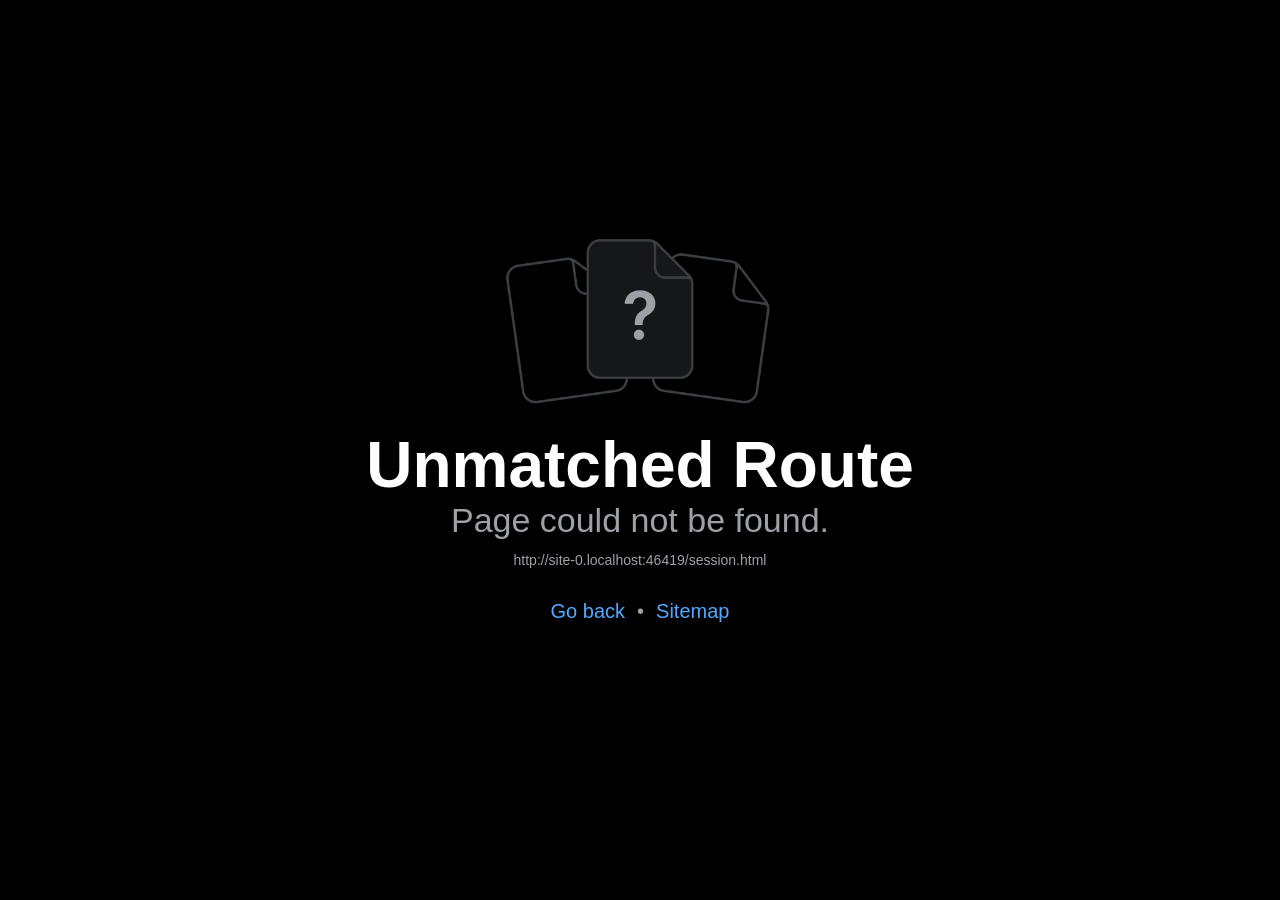
<file: session.html>
<!DOCTYPE html><html  lang="en"><head><title data-rh="true"></title><meta charSet="utf-8"/><meta name="viewport" content="width=device-width, initial-scale=1, shrink-to-fit=no"/><meta http-equiv="X-UA-Compatible" content="IE=edge"/><style id="expo-reset">#root,body,html{height:100%}body{overflow:hidden}#root{display:flex}</style><style id="react-native-stylesheet">[stylesheet-group="0"]{}
body{margin:0;}
button::-moz-focus-inner,input::-moz-focus-inner{border:0;padding:0;}
html{-ms-text-size-adjust:100%;-webkit-text-size-adjust:100%;-webkit-tap-highlight-color:rgba(0,0,0,0);}
input::-webkit-search-cancel-button,input::-webkit-search-decoration,input::-webkit-search-results-button,input::-webkit-search-results-decoration{display:none;}
[stylesheet-group="1"]{}
.css-11aywtz{-moz-appearance:textfield;-webkit-appearance:none;background-color:rgba(0,0,0,0.00);border-bottom-left-radius:0px;border-bottom-right-radius:0px;border-top-left-radius:0px;border-top-right-radius:0px;border:0 solid black;box-sizing:border-box;font:14px -apple-system,BlinkMacSystemFont,"Segoe UI",Roboto,Helvetica,Arial,sans-serif;margin:0px;padding:0px;resize:none;}
.css-146c3p1{background-color:rgba(0,0,0,0.00);border:0 solid black;box-sizing:border-box;color:rgba(0,0,0,1.00);display:inline;font:14px -apple-system,BlinkMacSystemFont,"Segoe UI",Roboto,Helvetica,Arial,sans-serif;list-style:none;margin:0px;padding:0px;position:relative;text-align:start;text-decoration:none;white-space:pre-wrap;word-wrap:break-word;}
.css-1jxf684{background-color:rgba(0,0,0,0.00);border:0 solid black;box-sizing:border-box;color:inherit;display:inline;font:inherit;list-style:none;margin:0px;padding:0px;position:relative;text-align:inherit;text-decoration:none;white-space:inherit;word-wrap:break-word;}
.css-9pa8cd{bottom:0px;height:100%;left:0px;opacity:0;position:absolute;right:0px;top:0px;width:100%;z-index:-1;}
.css-g5y9jx{align-content:flex-start;align-items:stretch;background-color:rgba(0,0,0,0.00);border:0 solid black;box-sizing:border-box;display:flex;flex-basis:auto;flex-direction:column;flex-shrink:0;list-style:none;margin:0px;min-height:0px;min-width:0px;padding:0px;position:relative;text-decoration:none;z-index:0;}
[stylesheet-group="2"]{}
.r-11mg6pl{border-bottom-color:rgba(255,255,255,1.00);border-left-color:rgba(255,255,255,1.00);border-right-color:rgba(255,255,255,1.00);border-top-color:rgba(255,255,255,1.00);}
.r-136iysn{border-bottom-width:6px;border-left-width:6px;border-right-width:6px;border-top-width:6px;}
.r-13awgt0{flex:1;}
.r-14f9gny{border-bottom-width:4px;border-left-width:4px;border-right-width:4px;border-top-width:4px;}
.r-17ehl8e{flex:1.4;}
.r-1867qdf{border-bottom-left-radius:16px;border-bottom-right-radius:16px;border-top-left-radius:16px;border-top-right-radius:16px;}
.r-1awa8pu{border-bottom-color:rgba(101,119,134,1.00);border-left-color:rgba(101,119,134,1.00);border-right-color:rgba(101,119,134,1.00);border-top-color:rgba(101,119,134,1.00);}
.r-1bq2mok{margin:3px;}
.r-1d4xg89{border-bottom-color:rgba(170,184,194,1.00);border-left-color:rgba(170,184,194,1.00);border-right-color:rgba(170,184,194,1.00);border-top-color:rgba(170,184,194,1.00);}
.r-1dzdj1l{border-bottom-left-radius:10px;border-bottom-right-radius:10px;border-top-left-radius:10px;border-top-right-radius:10px;}
.r-1f0042m{border-bottom-left-radius:5px;border-bottom-right-radius:5px;border-top-left-radius:5px;border-top-right-radius:5px;}
.r-1fdo3w0{margin:16px;}
.r-1fuqb1j{border-bottom-left-radius:24px;border-bottom-right-radius:24px;border-top-left-radius:24px;border-top-right-radius:24px;}
.r-1j16mh1{border-bottom-left-radius:100%;border-bottom-right-radius:100%;border-top-left-radius:100%;border-top-right-radius:100%;}
.r-1jkafct{border-bottom-left-radius:2px;border-bottom-right-radius:2px;border-top-left-radius:2px;border-top-right-radius:2px;}
.r-1jyn79y{border-bottom-color:rgba(0,150,136,1.00);border-left-color:rgba(0,150,136,1.00);border-right-color:rgba(0,150,136,1.00);border-top-color:rgba(0,150,136,1.00);}
.r-1l17iur{border-bottom-left-radius:90px;border-bottom-right-radius:90px;border-top-left-radius:90px;border-top-right-radius:90px;}
.r-1m7mu0x{border-bottom-left-radius:36px;border-bottom-right-radius:36px;border-top-left-radius:36px;border-top-right-radius:36px;}
.r-1pcd2l5{padding:20px;}
.r-1phboty{border-bottom-style:solid;border-left-style:solid;border-right-style:solid;border-top-style:solid;}
.r-1q9bdsx{border-bottom-left-radius:12px;border-bottom-right-radius:12px;border-top-left-radius:12px;border-top-right-radius:12px;}
.r-1qgnhu4{border-bottom-left-radius:80px;border-bottom-right-radius:80px;border-top-left-radius:80px;border-top-right-radius:80px;}
.r-1qsk4np{overflow-x:clip;overflow-y:clip;}
.r-1rf8fdq{border-bottom-width:1.5px;border-left-width:1.5px;border-right-width:1.5px;border-top-width:1.5px;}
.r-1rvyss1{border-bottom-color:rgba(255,255,255,0.20);border-left-color:rgba(255,255,255,0.20);border-right-color:rgba(255,255,255,0.20);border-top-color:rgba(255,255,255,0.20);}
.r-1slz7xr{padding:14px;}
.r-1sp51qo{padding:10px;}
.r-1udh08x{overflow-x:hidden;overflow-y:hidden;}
.r-1uu6nss{padding:5px;}
.r-1xfd6ze{border-bottom-left-radius:8px;border-bottom-right-radius:8px;border-top-left-radius:8px;border-top-right-radius:8px;}
.r-4a18lf{border-bottom-color:rgba(255,0,0,1.00);border-left-color:rgba(255,0,0,1.00);border-right-color:rgba(255,0,0,1.00);border-top-color:rgba(255,0,0,1.00);}
.r-4zvafu{border-bottom-left-radius:26px;border-bottom-right-radius:26px;border-top-left-radius:26px;border-top-right-radius:26px;}
.r-60ke3l{border-bottom-color:rgba(0,128,0,1.00);border-left-color:rgba(0,128,0,1.00);border-right-color:rgba(0,128,0,1.00);border-top-color:rgba(0,128,0,1.00);}
.r-6t2glc{border-bottom-left-radius:40px;border-bottom-right-radius:40px;border-top-left-radius:40px;border-top-right-radius:40px;}
.r-9x6qib{border-bottom-color:rgba(204,214,221,1.00);border-left-color:rgba(204,214,221,1.00);border-right-color:rgba(204,214,221,1.00);border-top-color:rgba(204,214,221,1.00);}
.r-cdmcib{border-bottom-left-radius:3px;border-bottom-right-radius:3px;border-top-left-radius:3px;border-top-right-radius:3px;}
.r-crgep1{margin:0px;}
.r-d045u9{border-bottom-width:2px;border-left-width:2px;border-right-width:2px;border-top-width:2px;}
.r-d23pfw{padding:24px;}
.r-edyy15{padding:8px;}
.r-fx7oqy{border-bottom-color:rgba(0,0,255,1.00);border-left-color:rgba(0,0,255,1.00);border-right-color:rgba(0,0,255,1.00);border-top-color:rgba(0,0,255,1.00);}
.r-kdyh1x{border-bottom-left-radius:6px;border-bottom-right-radius:6px;border-top-left-radius:6px;border-top-right-radius:6px;}
.r-krxsd3{display:-webkit-box;}
.r-nsbfu8{padding:16px;}
.r-rs99b7{border-bottom-width:1px;border-left-width:1px;border-right-width:1px;border-top-width:1px;}
.r-t23y2h{border-bottom-left-radius:14px;border-bottom-right-radius:14px;border-top-left-radius:14px;border-top-right-radius:14px;}
.r-t60dpp{padding:0px;}
.r-tuq35u{padding:4px;}
.r-wg31gx{border-bottom-color:rgba(49,53,56,1.00);border-left-color:rgba(49,53,56,1.00);border-right-color:rgba(49,53,56,1.00);border-top-color:rgba(49,53,56,1.00);}
.r-whuqzp{padding:18px;}
.r-xoduu5{display:inline-flex;}
.r-xyw6el{padding:12px;}
.r-y47klf{border-bottom-left-radius:20px;border-bottom-right-radius:20px;border-top-left-radius:20px;border-top-right-radius:20px;}
.r-ywje51{margin:auto;}
.r-z2wwpe{border-bottom-left-radius:4px;border-bottom-right-radius:4px;border-top-left-radius:4px;border-top-right-radius:4px;}
[stylesheet-group="2.1"]{}
.r-11f147o{padding-bottom:8px;padding-top:8px;}
.r-11gswi8{padding-left:3px;padding-right:3px;}
.r-1559e4e{padding-bottom:2px;padding-top:2px;}
.r-17q4wm6{margin-left:5px;margin-right:5px;}
.r-184id4b{margin-bottom:12px;margin-top:12px;}
.r-18c5d7m{padding-left:6px;padding-right:6px;}
.r-1d7mnkm{padding-bottom:15px;padding-top:15px;}
.r-1e084wi{padding-left:0px;padding-right:0px;}
.r-1mmae3n{padding-bottom:12px;padding-top:12px;}
.r-1ntr0p{padding-left:5px;padding-right:5px;}
.r-1rsorjc{padding-left:36px;padding-right:36px;}
.r-1ubuhtd{padding-left:10px;padding-right:10px;}
.r-1xpp3t0{margin-left:16px;margin-right:16px;}
.r-1yd117h{padding-bottom:7px;padding-top:7px;}
.r-3o4zer{padding-left:12px;padding-right:12px;}
.r-3pj75a{padding-left:16px;padding-right:16px;}
.r-cnw61z{padding-bottom:4px;padding-top:4px;}
.r-cxgwc0{padding-left:24px;padding-right:24px;}
.r-f8sm7e{margin-left:auto;margin-right:auto;}
.r-is05cd{padding-left:8px;padding-right:8px;}
.r-jdiy1a{margin-left:11px;margin-right:11px;}
.r-jusfrs{margin-left:12px;margin-right:12px;}
.r-n5f61p{margin-bottom:3px;margin-top:3px;}
.r-n7gxbd{padding-left:4px;padding-right:4px;}
.r-u9wvl5{padding-left:20px;padding-right:20px;}
.r-ugi1tw{padding-left:5%;padding-right:5%;}
.r-vuvdlw{padding-bottom:6px;padding-top:6px;}
.r-w7s2jr{padding-bottom:16px;padding-top:16px;}
.r-xjggfu{padding-bottom:3px;padding-top:3px;}
.r-ytbthy{padding-bottom:10px;padding-top:10px;}
[stylesheet-group="2.2"]{}
.r-10s2tm5{left:0%;}
.r-16o8guy{right:100%;}
.r-1a11zyx{margin-right:12px;}
.r-1cwvpvk{margin-left:12px;}
.r-1e97lx8{margin-right:3px;}
.r-1euzeng{padding-left:24px;}
.r-1g4tz6n{margin-right:-14.5px;}
.r-1h31txp{padding-right:16px;}
.r-1lhn9r{margin-left:-14.5px;}
.r-1sqnqi2{margin-left:3px;}
.r-1vl2501{padding-right:24px;}
.r-9mo606{margin-right:10px;}
.r-c59us2{left:-3px;}
.r-dqe1q{right:0%;}
.r-qb41rp{margin-right:5px;}
.r-rci37q{left:100%;}
.r-uhung1{margin-left:10px;}
.r-vpmibe{right:-3px;}
.r-w67my2{padding-left:16px;}
.r-wizibn{margin-left:5px;}
[stylesheet-group="3"]{}
.r-102gzdx{height:52px;}
.r-105ug2t{pointer-events:auto!important;}
.r-10ptun7{height:16px;}
.r-10v3vxq{transform:scaleX(-1);}
.r-10x49cs{font-size:10px;}
.r-10xqauy{padding-top:env(safe-area-inset-top);}
.r-11j9u27{visibility:hidden;}
.r-11mpjr4{background-color:rgba(223,223,223,1.00);}
.r-11udlyb{background-color:rgba(0,150,136,1.00);}
.r-11v9fek{min-width:180px;}
.r-11yh6sk{overflow-x:hidden;}
.r-12f6czt{top:17px;}
.r-12sm5po{letter-spacing:-0.3px;}
.r-12vffkv>* {pointer-events:auto;}
.r-12vffkv{pointer-events:none!important;}
.r-132bva{height:180px;}
.r-135wba7{line-height:24px;}
.r-13aq9py{animation-name:r-1iq689l;}
.r-13hce6t{margin-left:4px;}
.r-13qz1uu{width:100%;}
.r-13tjlyg{transition-duration:0.1s;}
.r-1472mwg{height:24px;}
.r-14gqq1x{margin-top:4px;}
.r-14lw9ot{background-color:rgba(255,255,255,1.00);}
.r-14sbq61{background-color:rgba(33,150,243,1.00);}
.r-14yzgew{line-height:18px;}
.r-150rngu{-webkit-overflow-scrolling:touch;}
.r-15zivkp{margin-bottom:4px;}
.r-16eto9q{width:12px;}
.r-16krg75{letter-spacing:-1px;}
.r-16pcm1t{gap:20px;}
.r-16y2uox{flex-grow:1;}
.r-173mn98{align-self:flex-end;}
.r-173mzie{transform:scaleY(-1);}
.r-1777fci{justify-content:center;}
.r-17bb2tj{animation-duration:0.75s;}
.r-17leim2{background-repeat:repeat;}
.r-17s6mgv{justify-content:flex-end;}
.r-17tb59b{opacity:0.7;}
.r-17tloay{opacity:0.6;}
.r-17u3ijr{background-color:rgba(155,161,166,0.27);}
.r-184en5c{z-index:1;}
.r-18nhz7w{top:-3px;}
.r-18u1ve8{color:rgba(255,255,255,0.40);}
.r-18u37iz{flex-direction:row;}
.r-19oahor{font-size:64px;}
.r-19qrga8{margin-top:3px;}
.r-19wmn03{width:20px;}
.r-19z077z{touch-action:none;}
.r-1a2p6p6{-webkit-text-decoration-style:solid;text-decoration-style:solid;}
.r-1a7l8x0{color:rgba(255,255,255,0.60);}
.r-1abnn5w{animation-play-state:paused;}
.r-1acpoxo{width:36px;}
.r-1aiqnjv{font-family:monospace,monospace;}
.r-1aockid{width:40px;}
.r-1awozwy{align-items:center;}
.r-1ay1djp{animation-duration:1s;}
.r-1b43r93{font-size:14px;}
.r-1blnp2b{width:72px;}
.r-1bymd8e{margin-top:2px;}
.r-1c6unfx{forced-color-adjust:none;}
.r-1c85bru{width:270px;}
.r-1cmwbt1{gap:8px;}
.r-1cvj4g8{margin-top:1px;}
.r-1d2f490{left:0px;}
.r-1d5kdc7{flex-direction:column-reverse;}
.r-1ddef8g{-webkit-text-decoration-line:underline;text-decoration-line:underline;}
.r-1dernwh{height:70%;}
.r-1dpkw9{letter-spacing:0.3px;}
.r-1e6yznf{margin-top:-6px;}
.r-1ei5mc7{cursor:inherit;}
.r-1ej1qmr{top:20px;}
.r-1enofrn{font-size:12px;}
.r-1euycsn{flex-direction:row-reverse;}
.r-1ewcgjf{box-shadow:0px 1px 3px rgba(0,0,0,0.5);}
.r-1f529hi{line-height:14px;}
.r-1fdih9r{gap:24px;}
.r-1ff274t{text-align:right;}
.r-1ffj0ar{background-color:rgba(0,0,0,0.40);}
.r-1g80hic{opacity:0.8;}
.r-1ge9hsw{max-width:960px;}
.r-1ghxqbu{font-variant:tabular-nums;}
.r-1gkfh8e{font-size:11px;}
.r-1gwld19{min-width:100px;}
.r-1h0z5md{justify-content:flex-start;}
.r-1habvwh{align-items:flex-start;}
.r-1i10wst{font-size:18px;}
.r-1i6wzkk{-moz-transition-property:opacity;-webkit-transition-property:opacity;transition-property:opacity;}
.r-1i71y14{gap:14px;}
.r-1ifxtd0{margin-bottom:16px;}
.r-1ikidpy{letter-spacing:0.5px;}
.r-1iln25a{word-wrap:normal;}
.r-1inkyih{font-size:17px;}
.r-1iusvr4{flex-basis:0px;}
.r-1iww7jx{width:28px;}
.r-1janqcz{width:16px;}
.r-1jg9483{width:8px;}
.r-1jkjb{margin-left:8px;}
.r-1jnkns4{gap:0px;}
.r-1kb76zh{margin-right:8px;}
.r-1kfrs79{font-weight:600;}
.r-1kihuf0{align-self:center;}
.r-1knelpx{padding-top:20px;}
.r-1kz6sp{width:52px;}
.r-1l7z4oj{padding-bottom:16px;}
.r-1ld3bg{top:-4px;}
.r-1ldzwu0{animation-timing-function:linear;}
.r-1loqt21{cursor:pointer;}
.r-1mlwlqe{flex-basis:auto;}
.r-1mrlafo{background-position:0;}
.r-1muvv40{animation-iteration-count:infinite;}
.r-1niwhzg{background-color:rgba(0,0,0,0.00);}
.r-1nlw0im{bottom:8px;}
.r-1no09lo{margin-top:28px;}
.r-1nxhmzv{margin-bottom:28px;}
.r-1ny4l3l{outline-style:none;}
.r-1ocf4r9{scroll-snap-type:y mandatory;}
.r-1oji4za{width:30%;}
.r-1onu96p{border-curve:continuous;}
.r-1or9b2r{height:10px;}
.r-1oszu61{align-items:stretch;}
.r-1otgn73{touch-action:manipulation;}
.r-1ozqkpa{text-transform:capitalize;}
.r-1p0dtai{bottom:0px;}
.r-1pi2tsx{height:100%;}
.r-1pm8pkb{font-family:Courier;}
.r-1qd0xha{font-family:-apple-system,BlinkMacSystemFont,"Segoe UI",Roboto,Helvetica,Arial,sans-serif;}
.r-1qulhi1{animation-name:r-1pzkwqh;}
.r-1r4fvd0{color:rgba(82,169,255,1.00);}
.r-1r74h94{left:8px;}
.r-1r8g8re{height:36px;}
.r-1ra0lkn{font-size:30px;}
.r-1rnoaur{overflow-y:auto;}
.r-1rqp49e{color:rgba(255,255,255,0.50);}
.r-1sg8ghl{z-index:1000;}
.r-1ssbvtb{gap:12px;}
.r-1sxrcry{background-size:auto;}
.r-1udbk01{text-overflow:ellipsis;}
.r-1ugchlj{height:44px;}
.r-1ui5ee8{font-size:32px;}
.r-1uwte3a{padding-bottom:40px;}
.r-1vr29t4{font-weight:800;}
.r-1w6e6rj{flex-wrap:wrap;}
.r-1wbh5a2{flex-shrink:1;}
.r-1wtj0ep{justify-content:space-between;}
.r-1wyvozj{left:50%;}
.r-1wyyakw{z-index:-1;}
.r-1wzrnnt{margin-top:16px;}
.r-1x35g6{font-size:24px;}
.r-1xbve24{height:6px;}
.r-1xcajam{position:fixed;}
.r-1xnzce8{-moz-user-select:text;-webkit-user-select:text;user-select:text;}
.r-1xpsq9i{box-shadow:0px 3px 3px rgba(0, 0, 0, 0.33);}
.r-1xzupcd{width:13px;}
.r-1yef0xd{animation-name:r-11cv4x;}
.r-2eszeu::-webkit-scrollbar{display:none}
.r-2eszeu{scrollbar-width:none;}
.r-30o5oe{-moz-appearance:none;-ms-appearance:none;-webkit-appearance:none;appearance:none;}
.r-356f0p{letter-spacing:0.35px;}
.r-36ujnk{font-style:italic;}
.r-3da1kt{height:8px;}
.r-3ew84i{width:160px;}
.r-3i2nvb{font-size:36px;}
.r-3mc0re{right:8px;}
.r-3s2u2q{white-space:nowrap;}
.r-417010{z-index:0;}
.r-4gszlv{background-size:cover;}
.r-4mshu{margin-left:-12px;}
.r-4v7adb{height:5px;}
.r-5kkj8d{border-top-width:1px;}
.r-5oul0u{margin-bottom:8px;}
.r-5soawk{width:10px;}
.r-5zqcb5{color:rgba(255,255,255,0.70);}
.r-60vfwk{min-width:1px;}
.r-633pao>* {pointer-events:none;}
.r-633pao{pointer-events:none!important;}
.r-6dt33c{opacity:1;}
.r-6gpygo{margin-bottom:12px;}
.r-6taxm2:-ms-input-placeholder{color:var(--placeholderTextColor);opacity:1;}
.r-6taxm2::-moz-placeholder{color:var(--placeholderTextColor);opacity:1;}
.r-6taxm2::-webkit-input-placeholder{color:var(--placeholderTextColor);opacity:1;}
.r-6taxm2::placeholder{color:var(--placeholderTextColor);opacity:1;}
.r-6vrn8a{letter-spacing:4px;}
.r-726pan{width:31px;}
.r-76blku{height:21px;}
.r-7cikom{font-size:inherit;}
.r-7q8q6z{cursor:default;}
.r-87bcf5{font-size:80px;}
.r-8akbws{-webkit-box-orient:vertical;}
.r-8ay8q1{letter-spacing:0.1px;}
.r-8hc5te{width:6px;}
.r-95jzfe{padding-top:16px;}
.r-97e31f{padding-bottom:env(safe-area-inset-bottom);}
.r-9aw3ui{gap:4px;}
.r-9daxd3{animation-duration:250ms;}
.r-a023e6{font-size:15px;}
.r-adyw6z{font-size:20px;}
.r-agouwx{transform:translateZ(0);}
.r-ah5dr5>* {pointer-events:none;}
.r-ah5dr5{pointer-events:auto!important;}
.r-aruset{font-weight:200;}
.r-atnv13{height:160px;}
.r-b88u0q{font-weight:700;}
.r-b8lwoo{width:100px;}
.r-bi4vy9{transform:translateY(100%);}
.r-bt1l66{min-height:20px;}
.r-buy8e9{overflow-y:hidden;}
.r-bv2aro{padding-left:env(safe-area-inset-left);}
.r-c68hjy{color:rgba(161,161,161,1.00);}
.r-cfp7ip{width:60px;}
.r-cpa5s6{scroll-snap-align:start;}
.r-cqee49{color:rgba(0,0,0,1.00);}
.r-ctyi22{left:20px;}
.r-dkge59{background-color:rgba(170,184,194,1.00);}
.r-dnmrzs{max-width:100%;}
.r-dqa1tq{width:180px;}
.r-eafdt9{transition-duration:0.15s;}
.r-ebwn4k{animation-name:r-q67da2;}
.r-ehq7j7{background-size:contain;}
.r-eqz5dr{flex-direction:column;}
.r-eu3ka{height:40px;}
.r-evnaw{font-size:22px;}
.r-f1odvy{margin-bottom:6px;}
.r-f4gmv6{gap:16px;}
.r-fdjqy7{text-align:left;}
.r-g3mlsw{animation-name:r-t2lo5v;}
.r-ghxds0{transform:translateY(0%);}
.r-gtdqiz{position:-webkit-sticky;position:sticky;}
.r-h0d30l{height:28px;}
.r-h3s6tt{height:48px;}
.r-hbpseb{line-height:22px;}
.r-hh7wl0{color:rgba(230,57,70,1.00);}
.r-howw7u{color:rgba(255,0,0,1.00);}
.r-hxflta{padding-right:env(safe-area-inset-right);}
.r-icoktb{opacity:0.5;}
.r-icto9i{letter-spacing:-0.5px;}
.r-ipm5af{top:0px;}
.r-jwli3a{color:rgba(255,255,255,1.00);}
.r-k200y{align-self:flex-start;}
.r-k8qxaj{padding-bottom:20px;}
.r-kc8jnq{margin-top:6px;}
.r-kemksi{background-color:rgba(0,0,0,1.00);}
.r-kizejy{color:rgba(155,161,166,1.00);}
.r-knv0ih{margin-top:8px;}
.r-leqjx2{animation-timing-function:cubic-bezier(0.215, 0.61, 0.355, 1);}
.r-lltvgl{overflow-x:auto;}
.r-lpb231{height:168px;}
.r-lrsllp{width:24px;}
.r-lrvibr{-moz-user-select:none;-webkit-user-select:none;user-select:none;}
.r-m5arl1{width:2px;}
.r-majxgm{font-weight:500;}
.r-mfh4gg{scroll-snap-type:x mandatory;}
.r-mhe3cw{z-index:10;}
.r-mro3nb{background-color:rgba(21,23,24,1.00);}
.r-n6v787{font-size:13px;}
.r-nyc15k{font-size:44px;}
.r-o4n3w5{width:23px;}
.r-o52ifk{height:100px;}
.r-obd0qt{align-items:flex-end;}
.r-ojf8lh{gap:6px;}
.r-orgf3d{opacity:0;}
.r-ovu0ai{font-weight:900;}
.r-peo1c{min-height:44px;}
.r-q4m81j{text-align:center;}
.r-qfi6ny{top:30000px;}
.r-qklmqi{border-bottom-width:1px;}
.r-qn3fzs{padding-bottom:24px;}
.r-r5vmyo{z-index:1002;}
.r-rjixqe{line-height:20px;}
.r-rs94m5{background-image:url("[data-uri]");}
.r-rwqe4o{width:48px;}
.r-s62m2j{animation-timing-function:cubic-bezier(0.47, 0, 0.745, 0.715);}
.r-s67bdx{font-size:48px;}
.r-sfbmgh{z-index:9999;}
.r-so7y2g{line-height:64px;}
.r-tbmifm{height:12px;}
.r-tskmnb{padding-top:8px;}
.r-tsynxw{text-transform:uppercase;}
.r-u6sd8q{background-repeat:no-repeat;}
.r-u8s1d{position:absolute;}
.r-u92y06{background-color:rgba(255,165,0,1.00);}
.r-uaa2di{gap:10px;}
.r-ubezar{font-size:16px;}
.r-ud0q2t{letter-spacing:1px;}
.r-uho16t{font-size:34px;}
.r-usgzl9{width:44px;}
.r-vacyoi{padding-bottom:64px;}
.r-van48c{caret-color:transparent;}
.r-vboj7i{top:-7px;}
.r-vmopo1{padding-top:2px;}
.r-vvn4in{background-position:center;}
.r-vw2c0b{font-weight:bold;}
.r-wfqgy4{transition-duration:100ms;}
.r-ws9h79{left:4px;}
.r-wy61xf{height:72px;}
.r-x11e5r{font-family:SFMono-Regular, Menlo, Monaco, Consolas, "Liberation Mono", "Courier New", monospace;}
.r-x3cy2q{background-size:100% 100%;}
.r-xb2eav{font-size:40px;}
.r-xd6kpl{padding-bottom:8px;}
.r-xx3c9p{animation-name:r-imtty0;}
.r-y7v2we{background-color:rgba(32,36,37,1.00);}
.r-yie26v{z-index:1001;}
.r-ytfskt{min-width:90px;}
.r-z5qs1h{gap:2px;}
.r-z80fyv{height:20px;}
.r-zchlnj{right:0px;}
.r-zz5t5d{font-size:28px;}
@-webkit-keyframes r-11cv4x{0%{transform:rotate(0deg);}100%{transform:rotate(360deg);}}
@-webkit-keyframes r-1iq689l{0%{transform:translateY(0%);}100%{transform:translateY(100%);}}
@-webkit-keyframes r-1pzkwqh{0%{transform:translateY(100%);}100%{transform:translateY(0%);}}
@-webkit-keyframes r-imtty0{0%{opacity:0;}100%{opacity:1;}}
@-webkit-keyframes r-q67da2{0%{transform:translateX(-100%);}100%{transform:translateX(400%);}}
@-webkit-keyframes r-t2lo5v{0%{opacity:1;}100%{opacity:0;}}
@keyframes r-11cv4x{0%{transform:rotate(0deg);}100%{transform:rotate(360deg);}}
@keyframes r-1iq689l{0%{transform:translateY(0%);}100%{transform:translateY(100%);}}
@keyframes r-1pzkwqh{0%{transform:translateY(100%);}100%{transform:translateY(0%);}}
@keyframes r-imtty0{0%{opacity:0;}100%{opacity:1;}}
@keyframes r-q67da2{0%{transform:translateX(-100%);}100%{transform:translateX(400%);}}
@keyframes r-t2lo5v{0%{opacity:1;}100%{opacity:0;}}</style><script type="module">globalThis.__EXPO_ROUTER_HYDRATE__=true;</script><link rel="preload" href="/_expo/static/css/web-81eb65a707702dcc46a33d8c5acd8491.css" as="style"><link rel="stylesheet" href="/_expo/static/css/web-81eb65a707702dcc46a33d8c5acd8491.css"><link rel="icon" href="/favicon.ico" /></head><body><div id="root"><div class="css-g5y9jx r-13awgt0"><!--$--><div class="css-g5y9jx" style="flex:1;--color-primary:#E63946;--color-background:#F0F2F5;--color-surface:#FFFFFF;--color-foreground:#0F0F1A;--color-muted:#6B7280;--color-border:#E5E7EB;--color-success:#22C55E;--color-warning:#F59E0B;--color-error:#EF4444"><div class="css-g5y9jx r-13awgt0"><div class="css-g5y9jx" style="flex:1"><div style="position:absolute;left:0;right:0;top:0;bottom:0;pointer-events:none;visibility:hidden"></div><div class="css-g5y9jx r-13awgt0"><div class="css-g5y9jx r-13awgt0 r-1p0dtai r-1d2f490 r-u8s1d r-zchlnj r-ipm5af" style="background-color:rgba(242,242,242,1.00);display:flex"><div class="css-g5y9jx r-13awgt0"><div class="css-g5y9jx r-13awgt0"><!--$--><div style="position:absolute;left:0;right:0;top:0;bottom:0;pointer-events:none;visibility:hidden"></div><div class="css-g5y9jx r-13awgt0" style="flex-direction:column"><div class="css-g5y9jx r-13awgt0 r-1udh08x"><div class="css-g5y9jx r-1p0dtai r-1d2f490 r-u8s1d r-zchlnj r-ipm5af" style="z-index:0"><div class="css-g5y9jx r-13awgt0" style="background-color:rgba(242,242,242,1.00)"><div class="css-g5y9jx r-13awgt0"><!--$--><div class="css-g5y9jx flex-1 bg-background"><div class="css-g5y9jx flex-1" style="padding-top:0px;padding-right:0px;padding-bottom:0px;padding-left:0px"><div class="css-g5y9jx flex-1"><div class="css-g5y9jx r-1ssbvtb r-1pcd2l5 r-k8qxaj" style="background-color:rgba(26,26,46,1.00)"><div dir="auto" class="css-146c3p1 r-zz5t5d r-1vr29t4 r-icto9i" style="color:rgba(255,255,255,1.00)">Session</div><div dir="auto" class="css-146c3p1 r-1b43r93 r-majxgm" style="color:rgba(255,255,255,0.60)">0<!-- --> sessions completed · <!-- -->0<!-- --> min total</div><div tabindex="0" class="css-g5y9jx r-1i6wzkk r-lrvibr r-1loqt21 r-1otgn73 r-1awozwy r-1867qdf r-18u37iz r-1ssbvtb r-nsbfu8" style="background-color:rgba(230,57,70,1.00);transition-duration:0s"><div dir="auto" class="css-146c3p1"></div><div class="css-g5y9jx"><div dir="auto" class="css-146c3p1 r-jwli3a r-1inkyih r-b88u0q">Start 30-Min Session</div><div dir="auto" class="css-146c3p1 r-5zqcb5 r-n6v787 r-1bymd8e">White Belt Fundamentals Session</div></div></div></div><div class="css-g5y9jx r-150rngu r-eqz5dr r-16y2uox r-1wbh5a2 r-11yh6sk r-1rnoaur r-agouwx r-2eszeu" style="flex:1"><div class="css-g5y9jx" style="padding-bottom:24px"><div class="css-g5y9jx r-uaa2di r-3pj75a r-1knelpx"><div dir="auto" class="css-146c3p1 r-1i10wst r-b88u0q r-12sm5po" style="color:rgba(15,15,26,1.00)">Today&#x27;s Session Plan</div><div dir="auto" class="css-146c3p1 r-n6v787 r-1e6yznf" style="color:rgba(107,114,128,1.00)">Optimized for <!-- -->White Belt<!-- --> · 30 minutes</div><div class="css-g5y9jx r-t23y2h r-rs99b7 r-1udh08x" style="background-color:rgba(255,255,255,1.00);border-top-color:rgba(229,231,235,1.00);border-right-color:rgba(229,231,235,1.00);border-bottom-color:rgba(229,231,235,1.00);border-left-color:rgba(76,175,80,1.00);border-left-width:4px"><div tabindex="0" class="css-g5y9jx r-1i6wzkk r-lrvibr r-1loqt21 r-1otgn73 r-1awozwy r-18u37iz r-1ssbvtb r-1slz7xr" style="transition-duration:0s"><div class="css-g5y9jx r-1awozwy r-1dzdj1l r-eu3ka r-1777fci r-1aockid" style="background-color:rgba(76,175,80,0.13)"><div dir="auto" class="css-146c3p1" style="font-size:18px">🔥</div></div><div class="css-g5y9jx" style="flex:1"><div class="css-g5y9jx r-1awozwy r-18u37iz r-1cmwbt1"><div dir="auto" class="css-146c3p1 r-13awgt0 r-a023e6 r-b88u0q" style="color:rgba(15,15,26,1.00)">Warm-Up</div><div class="css-g5y9jx r-1xfd6ze r-xjggfu r-is05cd" style="background-color:rgba(76,175,80,0.13)"><div dir="auto" class="css-146c3p1 r-1enofrn r-b88u0q" style="color:rgba(76,175,80,1.00)">5<!-- --> min</div></div></div><div dir="auto" class="css-146c3p1 r-n6v787 r-1bymd8e" style="color:rgba(107,114,128,1.00)">Get the body moving and ready to train</div><div dir="auto" class="css-146c3p1 r-1enofrn r-1bymd8e" style="color:rgba(107,114,128,1.00)">2<!-- --> drill<!-- -->s</div></div><div dir="auto" class="css-146c3p1"></div></div></div><div class="css-g5y9jx r-t23y2h r-rs99b7 r-1udh08x" style="background-color:rgba(255,255,255,1.00);border-top-color:rgba(229,231,235,1.00);border-right-color:rgba(229,231,235,1.00);border-bottom-color:rgba(229,231,235,1.00);border-left-color:rgba(33,150,243,1.00);border-left-width:4px"><div tabindex="0" class="css-g5y9jx r-1i6wzkk r-lrvibr r-1loqt21 r-1otgn73 r-1awozwy r-18u37iz r-1ssbvtb r-1slz7xr" style="transition-duration:0s"><div class="css-g5y9jx r-1awozwy r-1dzdj1l r-eu3ka r-1777fci r-1aockid" style="background-color:rgba(33,150,243,0.13)"><div dir="auto" class="css-146c3p1" style="font-size:18px">🥋</div></div><div class="css-g5y9jx" style="flex:1"><div class="css-g5y9jx r-1awozwy r-18u37iz r-1cmwbt1"><div dir="auto" class="css-146c3p1 r-13awgt0 r-a023e6 r-b88u0q" style="color:rgba(15,15,26,1.00)">Technique Focus</div><div class="css-g5y9jx r-1xfd6ze r-xjggfu r-is05cd" style="background-color:rgba(33,150,243,0.13)"><div dir="auto" class="css-146c3p1 r-1enofrn r-b88u0q" style="color:rgba(33,150,243,1.00)">10<!-- --> min</div></div></div><div dir="auto" class="css-146c3p1 r-n6v787 r-1bymd8e" style="color:rgba(107,114,128,1.00)">Learn and practice the key technique of the day</div><div dir="auto" class="css-146c3p1 r-1enofrn r-1bymd8e" style="color:rgba(107,114,128,1.00)">2<!-- --> drill<!-- -->s</div></div><div dir="auto" class="css-146c3p1"></div></div></div><div class="css-g5y9jx r-t23y2h r-rs99b7 r-1udh08x" style="background-color:rgba(255,255,255,1.00);border-top-color:rgba(229,231,235,1.00);border-right-color:rgba(229,231,235,1.00);border-bottom-color:rgba(229,231,235,1.00);border-left-color:rgba(255,152,0,1.00);border-left-width:4px"><div tabindex="0" class="css-g5y9jx r-1i6wzkk r-lrvibr r-1loqt21 r-1otgn73 r-1awozwy r-18u37iz r-1ssbvtb r-1slz7xr" style="transition-duration:0s"><div class="css-g5y9jx r-1awozwy r-1dzdj1l r-eu3ka r-1777fci r-1aockid" style="background-color:rgba(255,152,0,0.13)"><div dir="auto" class="css-146c3p1" style="font-size:18px">🔁</div></div><div class="css-g5y9jx" style="flex:1"><div class="css-g5y9jx r-1awozwy r-18u37iz r-1cmwbt1"><div dir="auto" class="css-146c3p1 r-13awgt0 r-a023e6 r-b88u0q" style="color:rgba(15,15,26,1.00)">Drilling</div><div class="css-g5y9jx r-1xfd6ze r-xjggfu r-is05cd" style="background-color:rgba(255,152,0,0.13)"><div dir="auto" class="css-146c3p1 r-1enofrn r-b88u0q" style="color:rgba(255,152,0,1.00)">12<!-- --> min</div></div></div><div dir="auto" class="css-146c3p1 r-n6v787 r-1bymd8e" style="color:rgba(107,114,128,1.00)">Drill the techniques with repetition</div><div dir="auto" class="css-146c3p1 r-1enofrn r-1bymd8e" style="color:rgba(107,114,128,1.00)">2<!-- --> drill<!-- -->s</div></div><div dir="auto" class="css-146c3p1"></div></div></div><div class="css-g5y9jx r-t23y2h r-rs99b7 r-1udh08x" style="background-color:rgba(255,255,255,1.00);border-top-color:rgba(229,231,235,1.00);border-right-color:rgba(229,231,235,1.00);border-bottom-color:rgba(229,231,235,1.00);border-left-color:rgba(156,39,176,1.00);border-left-width:4px"><div tabindex="0" class="css-g5y9jx r-1i6wzkk r-lrvibr r-1loqt21 r-1otgn73 r-1awozwy r-18u37iz r-1ssbvtb r-1slz7xr" style="transition-duration:0s"><div class="css-g5y9jx r-1awozwy r-1dzdj1l r-eu3ka r-1777fci r-1aockid" style="background-color:rgba(156,39,176,0.13)"><div dir="auto" class="css-146c3p1" style="font-size:18px">🧘</div></div><div class="css-g5y9jx" style="flex:1"><div class="css-g5y9jx r-1awozwy r-18u37iz r-1cmwbt1"><div dir="auto" class="css-146c3p1 r-13awgt0 r-a023e6 r-b88u0q" style="color:rgba(15,15,26,1.00)">Cool-Down</div><div class="css-g5y9jx r-1xfd6ze r-xjggfu r-is05cd" style="background-color:rgba(156,39,176,0.13)"><div dir="auto" class="css-146c3p1 r-1enofrn r-b88u0q" style="color:rgba(156,39,176,1.00)">3<!-- --> min</div></div></div><div dir="auto" class="css-146c3p1 r-n6v787 r-1bymd8e" style="color:rgba(107,114,128,1.00)">Slow down, stretch, and review what we learned</div><div dir="auto" class="css-146c3p1 r-1enofrn r-1bymd8e" style="color:rgba(107,114,128,1.00)">1<!-- --> drill</div></div><div dir="auto" class="css-146c3p1"></div></div></div></div><div class="css-g5y9jx r-uaa2di r-3pj75a r-1knelpx"><div dir="auto" class="css-146c3p1 r-1i10wst r-b88u0q r-12sm5po" style="color:rgba(15,15,26,1.00)">30-Min Timeline</div><div class="css-g5y9jx r-t23y2h r-rs99b7 r-1jnkns4 r-nsbfu8" style="background-color:rgba(255,255,255,1.00);border-top-color:rgba(229,231,235,1.00);border-right-color:rgba(229,231,235,1.00);border-bottom-color:rgba(229,231,235,1.00);border-left-color:rgba(229,231,235,1.00)"><div class="css-g5y9jx r-1habvwh r-18u37iz r-uaa2di r-peo1c"><div class="css-g5y9jx r-obd0qt r-vmopo1 r-usgzl9"><div dir="auto" class="css-146c3p1 r-1enofrn r-1kfrs79" style="color:rgba(107,114,128,1.00)">0:00</div><div class="css-g5y9jx r-13awgt0 r-14gqq1x r-bt1l66 r-m5arl1" style="background-color:rgba(76,175,80,1.00)"></div></div><div class="css-g5y9jx r-kdyh1x r-tbmifm r-14gqq1x r-16eto9q" style="background-color:rgba(76,175,80,1.00)"></div><div class="css-g5y9jx" style="flex:1"><div dir="auto" class="css-146c3p1 r-1b43r93 r-b88u0q" style="color:rgba(15,15,26,1.00)">Warm-Up</div><div dir="auto" class="css-146c3p1 r-1enofrn r-1bymd8e" style="color:rgba(107,114,128,1.00)">5 min</div></div></div><div class="css-g5y9jx r-1habvwh r-18u37iz r-uaa2di r-peo1c"><div class="css-g5y9jx r-obd0qt r-vmopo1 r-usgzl9"><div dir="auto" class="css-146c3p1 r-1enofrn r-1kfrs79" style="color:rgba(107,114,128,1.00)">5:00</div><div class="css-g5y9jx r-13awgt0 r-14gqq1x r-bt1l66 r-m5arl1" style="background-color:rgba(33,150,243,1.00)"></div></div><div class="css-g5y9jx r-kdyh1x r-tbmifm r-14gqq1x r-16eto9q" style="background-color:rgba(33,150,243,1.00)"></div><div class="css-g5y9jx" style="flex:1"><div dir="auto" class="css-146c3p1 r-1b43r93 r-b88u0q" style="color:rgba(15,15,26,1.00)">Technique</div><div dir="auto" class="css-146c3p1 r-1enofrn r-1bymd8e" style="color:rgba(107,114,128,1.00)">10 min</div></div></div><div class="css-g5y9jx r-1habvwh r-18u37iz r-uaa2di r-peo1c"><div class="css-g5y9jx r-obd0qt r-vmopo1 r-usgzl9"><div dir="auto" class="css-146c3p1 r-1enofrn r-1kfrs79" style="color:rgba(107,114,128,1.00)">15:00</div><div class="css-g5y9jx r-13awgt0 r-14gqq1x r-bt1l66 r-m5arl1" style="background-color:rgba(255,152,0,1.00)"></div></div><div class="css-g5y9jx r-kdyh1x r-tbmifm r-14gqq1x r-16eto9q" style="background-color:rgba(255,152,0,1.00)"></div><div class="css-g5y9jx" style="flex:1"><div dir="auto" class="css-146c3p1 r-1b43r93 r-b88u0q" style="color:rgba(15,15,26,1.00)">Drilling</div><div dir="auto" class="css-146c3p1 r-1enofrn r-1bymd8e" style="color:rgba(107,114,128,1.00)">12 min</div></div></div><div class="css-g5y9jx r-1habvwh r-18u37iz r-uaa2di r-peo1c"><div class="css-g5y9jx r-obd0qt r-vmopo1 r-usgzl9"><div dir="auto" class="css-146c3p1 r-1enofrn r-1kfrs79" style="color:rgba(107,114,128,1.00)">27:00</div><div class="css-g5y9jx r-13awgt0 r-14gqq1x r-bt1l66 r-m5arl1" style="background-color:rgba(156,39,176,1.00)"></div></div><div class="css-g5y9jx r-kdyh1x r-tbmifm r-14gqq1x r-16eto9q" style="background-color:rgba(156,39,176,1.00)"></div><div class="css-g5y9jx" style="flex:1"><div dir="auto" class="css-146c3p1 r-1b43r93 r-b88u0q" style="color:rgba(15,15,26,1.00)">Cool-Down</div><div dir="auto" class="css-146c3p1 r-1enofrn r-1bymd8e" style="color:rgba(107,114,128,1.00)">3 min</div></div></div><div class="css-g5y9jx r-1habvwh r-18u37iz r-uaa2di r-peo1c"><div class="css-g5y9jx r-obd0qt r-vmopo1 r-usgzl9"><div dir="auto" class="css-146c3p1 r-1enofrn r-1kfrs79" style="color:rgba(107,114,128,1.00)">30:00</div></div><div class="css-g5y9jx r-kdyh1x r-tbmifm r-14gqq1x r-16eto9q" style="background-color:rgba(34,197,94,1.00)"></div><div class="css-g5y9jx" style="flex:1"><div dir="auto" class="css-146c3p1 r-1b43r93 r-b88u0q" style="color:rgba(15,15,26,1.00)">Done! 🎉</div></div></div></div></div><div class="css-g5y9jx r-uaa2di r-3pj75a r-1knelpx"><div dir="auto" class="css-146c3p1 r-1i10wst r-b88u0q r-12sm5po" style="color:rgba(15,15,26,1.00)">Quick Drill Reference</div><div dir="auto" class="css-146c3p1 r-n6v787 r-1e6yznf" style="color:rgba(107,114,128,1.00)">Tap any drill for full instructions</div><div tabindex="0" class="css-g5y9jx r-1i6wzkk r-lrvibr r-1loqt21 r-1otgn73 r-1awozwy r-1q9bdsx r-rs99b7 r-18u37iz r-uaa2di r-xyw6el" style="background-color:rgba(255,255,255,1.00);border-top-color:rgba(229,231,235,1.00);border-right-color:rgba(229,231,235,1.00);border-bottom-color:rgba(229,231,235,1.00);border-left-color:rgba(229,231,235,1.00);transition-duration:0s"><div dir="auto" class="css-146c3p1 r-1x35g6">🔄</div><div class="css-g5y9jx" style="flex:1"><div dir="auto" class="css-146c3p1 r-1b43r93 r-1kfrs79" style="color:rgba(15,15,26,1.00)">Forward Roll</div><div dir="auto" class="css-146c3p1 r-1enofrn r-1bymd8e r-1ozqkpa" style="color:rgba(107,114,128,1.00)">solo<!-- --> · <!-- -->10 reps</div></div><div class="css-g5y9jx r-1xfd6ze r-cnw61z r-1ubuhtd" style="background-color:rgba(76,175,80,0.13)"><div dir="auto" class="css-146c3p1 r-1gkfh8e r-b88u0q r-1ozqkpa" style="color:rgba(76,175,80,1.00)">solo</div></div></div><div tabindex="0" class="css-g5y9jx r-1i6wzkk r-lrvibr r-1loqt21 r-1otgn73 r-1awozwy r-1q9bdsx r-rs99b7 r-18u37iz r-uaa2di r-xyw6el" style="background-color:rgba(255,255,255,1.00);border-top-color:rgba(229,231,235,1.00);border-right-color:rgba(229,231,235,1.00);border-bottom-color:rgba(229,231,235,1.00);border-left-color:rgba(229,231,235,1.00);transition-duration:0s"><div dir="auto" class="css-146c3p1 r-1x35g6">↩️</div><div class="css-g5y9jx" style="flex:1"><div dir="auto" class="css-146c3p1 r-1b43r93 r-1kfrs79" style="color:rgba(15,15,26,1.00)">Backward Roll</div><div dir="auto" class="css-146c3p1 r-1enofrn r-1bymd8e r-1ozqkpa" style="color:rgba(107,114,128,1.00)">solo<!-- --> · <!-- -->10 reps</div></div><div class="css-g5y9jx r-1xfd6ze r-cnw61z r-1ubuhtd" style="background-color:rgba(76,175,80,0.13)"><div dir="auto" class="css-146c3p1 r-1gkfh8e r-b88u0q r-1ozqkpa" style="color:rgba(76,175,80,1.00)">solo</div></div></div><div tabindex="0" class="css-g5y9jx r-1i6wzkk r-lrvibr r-1loqt21 r-1otgn73 r-1awozwy r-1q9bdsx r-rs99b7 r-18u37iz r-uaa2di r-xyw6el" style="background-color:rgba(255,255,255,1.00);border-top-color:rgba(229,231,235,1.00);border-right-color:rgba(229,231,235,1.00);border-bottom-color:rgba(229,231,235,1.00);border-left-color:rgba(229,231,235,1.00);transition-duration:0s"><div dir="auto" class="css-146c3p1 r-1x35g6">🦐</div><div class="css-g5y9jx" style="flex:1"><div dir="auto" class="css-146c3p1 r-1b43r93 r-1kfrs79" style="color:rgba(15,15,26,1.00)">Shrimp (Hip Escape)</div><div dir="auto" class="css-146c3p1 r-1enofrn r-1bymd8e r-1ozqkpa" style="color:rgba(107,114,128,1.00)">solo<!-- --> · <!-- -->20 reps</div></div><div class="css-g5y9jx r-1xfd6ze r-cnw61z r-1ubuhtd" style="background-color:rgba(76,175,80,0.13)"><div dir="auto" class="css-146c3p1 r-1gkfh8e r-b88u0q r-1ozqkpa" style="color:rgba(76,175,80,1.00)">solo</div></div></div><div tabindex="0" class="css-g5y9jx r-1i6wzkk r-lrvibr r-1loqt21 r-1otgn73 r-1awozwy r-1q9bdsx r-rs99b7 r-18u37iz r-uaa2di r-xyw6el" style="background-color:rgba(255,255,255,1.00);border-top-color:rgba(229,231,235,1.00);border-right-color:rgba(229,231,235,1.00);border-bottom-color:rgba(229,231,235,1.00);border-left-color:rgba(229,231,235,1.00);transition-duration:0s"><div dir="auto" class="css-146c3p1 r-1x35g6">🌉</div><div class="css-g5y9jx" style="flex:1"><div dir="auto" class="css-146c3p1 r-1b43r93 r-1kfrs79" style="color:rgba(15,15,26,1.00)">Bridge (Upa)</div><div dir="auto" class="css-146c3p1 r-1enofrn r-1bymd8e r-1ozqkpa" style="color:rgba(107,114,128,1.00)">solo<!-- --> · <!-- -->15 reps</div></div><div class="css-g5y9jx r-1xfd6ze r-cnw61z r-1ubuhtd" style="background-color:rgba(76,175,80,0.13)"><div dir="auto" class="css-146c3p1 r-1gkfh8e r-b88u0q r-1ozqkpa" style="color:rgba(76,175,80,1.00)">solo</div></div></div><div tabindex="0" class="css-g5y9jx r-1i6wzkk r-lrvibr r-1loqt21 r-1otgn73 r-1awozwy r-1q9bdsx r-rs99b7 r-18u37iz r-uaa2di r-xyw6el" style="background-color:rgba(255,255,255,1.00);border-top-color:rgba(229,231,235,1.00);border-right-color:rgba(229,231,235,1.00);border-bottom-color:rgba(229,231,235,1.00);border-left-color:rgba(229,231,235,1.00);transition-duration:0s"><div dir="auto" class="css-146c3p1 r-1x35g6">⬆️</div><div class="css-g5y9jx" style="flex:1"><div dir="auto" class="css-146c3p1 r-1b43r93 r-1kfrs79" style="color:rgba(15,15,26,1.00)">Technical Stand-Up</div><div dir="auto" class="css-146c3p1 r-1enofrn r-1bymd8e r-1ozqkpa" style="color:rgba(107,114,128,1.00)">solo<!-- --> · <!-- -->10 reps</div></div><div class="css-g5y9jx r-1xfd6ze r-cnw61z r-1ubuhtd" style="background-color:rgba(76,175,80,0.13)"><div dir="auto" class="css-146c3p1 r-1gkfh8e r-b88u0q r-1ozqkpa" style="color:rgba(76,175,80,1.00)">solo</div></div></div><div tabindex="0" class="css-g5y9jx r-1i6wzkk r-lrvibr r-1loqt21 r-1otgn73 r-1awozwy r-1q9bdsx r-rs99b7 r-18u37iz r-uaa2di r-xyw6el" style="background-color:rgba(255,255,255,1.00);border-top-color:rgba(229,231,235,1.00);border-right-color:rgba(229,231,235,1.00);border-bottom-color:rgba(229,231,235,1.00);border-left-color:rgba(229,231,235,1.00);transition-duration:0s"><div dir="auto" class="css-146c3p1 r-1x35g6">⬇️</div><div class="css-g5y9jx" style="flex:1"><div dir="auto" class="css-146c3p1 r-1b43r93 r-1kfrs79" style="color:rgba(15,15,26,1.00)">Level Change</div><div dir="auto" class="css-146c3p1 r-1enofrn r-1bymd8e r-1ozqkpa" style="color:rgba(107,114,128,1.00)">solo<!-- --> · <!-- -->20 reps</div></div><div class="css-g5y9jx r-1xfd6ze r-cnw61z r-1ubuhtd" style="background-color:rgba(76,175,80,0.13)"><div dir="auto" class="css-146c3p1 r-1gkfh8e r-b88u0q r-1ozqkpa" style="color:rgba(76,175,80,1.00)">solo</div></div></div></div></div></div></div></div></div><!--/$--></div></div></div></div><div class="css-g5y9jx r-1p0dtai r-zchlnj r-1d2f490 r-105ug2t" style="border-right-color:rgba(216,216,216,1.00);border-bottom-color:rgba(216,216,216,1.00);border-left-color:rgba(216,216,216,1.00);padding-right:0px;padding-left:0px;padding-top:8px;padding-bottom:12px;height:72px;background-color:rgba(255,255,255,1.00);border-top-color:rgba(229,231,235,1.00);border-top-width:0.5px;transform:translateY(0px)"><div class="css-g5y9jx r-1p0dtai r-1d2f490 r-u8s1d r-zchlnj r-ipm5af r-633pao"></div><div role="tablist" class="css-g5y9jx r-13awgt0 r-18u37iz"><div class="css-g5y9jx r-13awgt0" style="border-top-left-radius:0px;border-top-right-radius:0px;border-bottom-right-radius:0px;border-bottom-left-radius:0px;overflow-x:visible;overflow-y:visible"><a href="/" role="tab" aria-selected="false" tabindex="0" class="css-g5y9jx r-1otgn73 r-1awozwy r-1onu96p r-eqz5dr r-1h0z5md r-1uu6nss" style="cursor:pointer;flex:1;background-color:rgba(0,0,0,0.00);border-top-left-radius:0px;border-top-right-radius:0px;border-bottom-right-radius:0px;border-bottom-left-radius:0px;opacity:1"><div class="css-g5y9jx r-h0d30l r-726pan"><div class="css-g5y9jx r-1awozwy r-1kihuf0 r-1pi2tsx r-1777fci r-u8s1d r-13qz1uu" style="opacity:0;min-width:25px"><div dir="auto" class="css-146c3p1"></div></div><div class="css-g5y9jx r-1awozwy r-1kihuf0 r-1pi2tsx r-1777fci r-u8s1d r-13qz1uu" style="opacity:1"><div dir="auto" class="css-146c3p1"></div></div></div><div dir="auto" class="css-146c3p1 r-dnmrzs r-1udh08x r-1udbk01 r-3s2u2q r-1iln25a r-1niwhzg r-q4m81j" style="color:rgba(107,114,128,1.00);font-family:system-ui, &quot;Segoe UI&quot;, Roboto, Helvetica, Arial, sans-serif, &quot;Apple Color Emoji&quot;, &quot;Segoe UI Emoji&quot;, &quot;Segoe UI Symbol&quot;;font-size:11px;font-weight:600;margin-top:2px">Home</div></a></div><div class="css-g5y9jx r-13awgt0" style="border-top-left-radius:0px;border-top-right-radius:0px;border-bottom-right-radius:0px;border-bottom-left-radius:0px;overflow-x:visible;overflow-y:visible"><a href="/train" role="tab" aria-selected="false" tabindex="0" class="css-g5y9jx r-1otgn73 r-1awozwy r-1onu96p r-eqz5dr r-1h0z5md r-1uu6nss" style="cursor:pointer;flex:1;background-color:rgba(0,0,0,0.00);border-top-left-radius:0px;border-top-right-radius:0px;border-bottom-right-radius:0px;border-bottom-left-radius:0px;opacity:1"><div class="css-g5y9jx r-h0d30l r-726pan"><div class="css-g5y9jx r-1awozwy r-1kihuf0 r-1pi2tsx r-1777fci r-u8s1d r-13qz1uu" style="opacity:0;min-width:25px"><div dir="auto" class="css-146c3p1"></div></div><div class="css-g5y9jx r-1awozwy r-1kihuf0 r-1pi2tsx r-1777fci r-u8s1d r-13qz1uu" style="opacity:1"><div dir="auto" class="css-146c3p1"></div></div></div><div dir="auto" class="css-146c3p1 r-dnmrzs r-1udh08x r-1udbk01 r-3s2u2q r-1iln25a r-1niwhzg r-q4m81j" style="color:rgba(107,114,128,1.00);font-family:system-ui, &quot;Segoe UI&quot;, Roboto, Helvetica, Arial, sans-serif, &quot;Apple Color Emoji&quot;, &quot;Segoe UI Emoji&quot;, &quot;Segoe UI Symbol&quot;;font-size:11px;font-weight:600;margin-top:2px">Train</div></a></div><div class="css-g5y9jx r-13awgt0" style="border-top-left-radius:0px;border-top-right-radius:0px;border-bottom-right-radius:0px;border-bottom-left-radius:0px;overflow-x:visible;overflow-y:visible"><a href="/session" role="tab" aria-selected="true" tabindex="0" class="css-g5y9jx r-1otgn73 r-1awozwy r-1onu96p r-eqz5dr r-1h0z5md r-1uu6nss" style="cursor:pointer;flex:1;background-color:rgba(0,0,0,0.00);border-top-left-radius:0px;border-top-right-radius:0px;border-bottom-right-radius:0px;border-bottom-left-radius:0px;opacity:1"><div class="css-g5y9jx r-h0d30l r-726pan"><div class="css-g5y9jx r-1awozwy r-1kihuf0 r-1pi2tsx r-1777fci r-u8s1d r-13qz1uu" style="opacity:1;min-width:25px"><div dir="auto" class="css-146c3p1"></div></div><div class="css-g5y9jx r-1awozwy r-1kihuf0 r-1pi2tsx r-1777fci r-u8s1d r-13qz1uu" style="opacity:0"><div dir="auto" class="css-146c3p1"></div></div></div><div dir="auto" class="css-146c3p1 r-dnmrzs r-1udh08x r-1udbk01 r-3s2u2q r-1iln25a r-1niwhzg r-q4m81j" style="color:rgba(230,57,70,1.00);font-family:system-ui, &quot;Segoe UI&quot;, Roboto, Helvetica, Arial, sans-serif, &quot;Apple Color Emoji&quot;, &quot;Segoe UI Emoji&quot;, &quot;Segoe UI Symbol&quot;;font-size:11px;font-weight:600;margin-top:2px">Session</div></a></div><div class="css-g5y9jx r-13awgt0" style="border-top-left-radius:0px;border-top-right-radius:0px;border-bottom-right-radius:0px;border-bottom-left-radius:0px;overflow-x:visible;overflow-y:visible"><a href="/progress" role="tab" aria-selected="false" tabindex="0" class="css-g5y9jx r-1otgn73 r-1awozwy r-1onu96p r-eqz5dr r-1h0z5md r-1uu6nss" style="cursor:pointer;flex:1;background-color:rgba(0,0,0,0.00);border-top-left-radius:0px;border-top-right-radius:0px;border-bottom-right-radius:0px;border-bottom-left-radius:0px;opacity:1"><div class="css-g5y9jx r-h0d30l r-726pan"><div class="css-g5y9jx r-1awozwy r-1kihuf0 r-1pi2tsx r-1777fci r-u8s1d r-13qz1uu" style="opacity:0;min-width:25px"><div dir="auto" class="css-146c3p1"></div></div><div class="css-g5y9jx r-1awozwy r-1kihuf0 r-1pi2tsx r-1777fci r-u8s1d r-13qz1uu" style="opacity:1"><div dir="auto" class="css-146c3p1"></div></div></div><div dir="auto" class="css-146c3p1 r-dnmrzs r-1udh08x r-1udbk01 r-3s2u2q r-1iln25a r-1niwhzg r-q4m81j" style="color:rgba(107,114,128,1.00);font-family:system-ui, &quot;Segoe UI&quot;, Roboto, Helvetica, Arial, sans-serif, &quot;Apple Color Emoji&quot;, &quot;Segoe UI Emoji&quot;, &quot;Segoe UI Symbol&quot;;font-size:11px;font-weight:600;margin-top:2px">Progress</div></a></div></div></div></div><!--/$--></div></div></div></div></div></div></div><!--/$--></div></div><script src="/_expo/static/js/web/entry-5e38e5298b45b50d26e542ea94952d6d.js" defer></script>
</body></html>
</file>
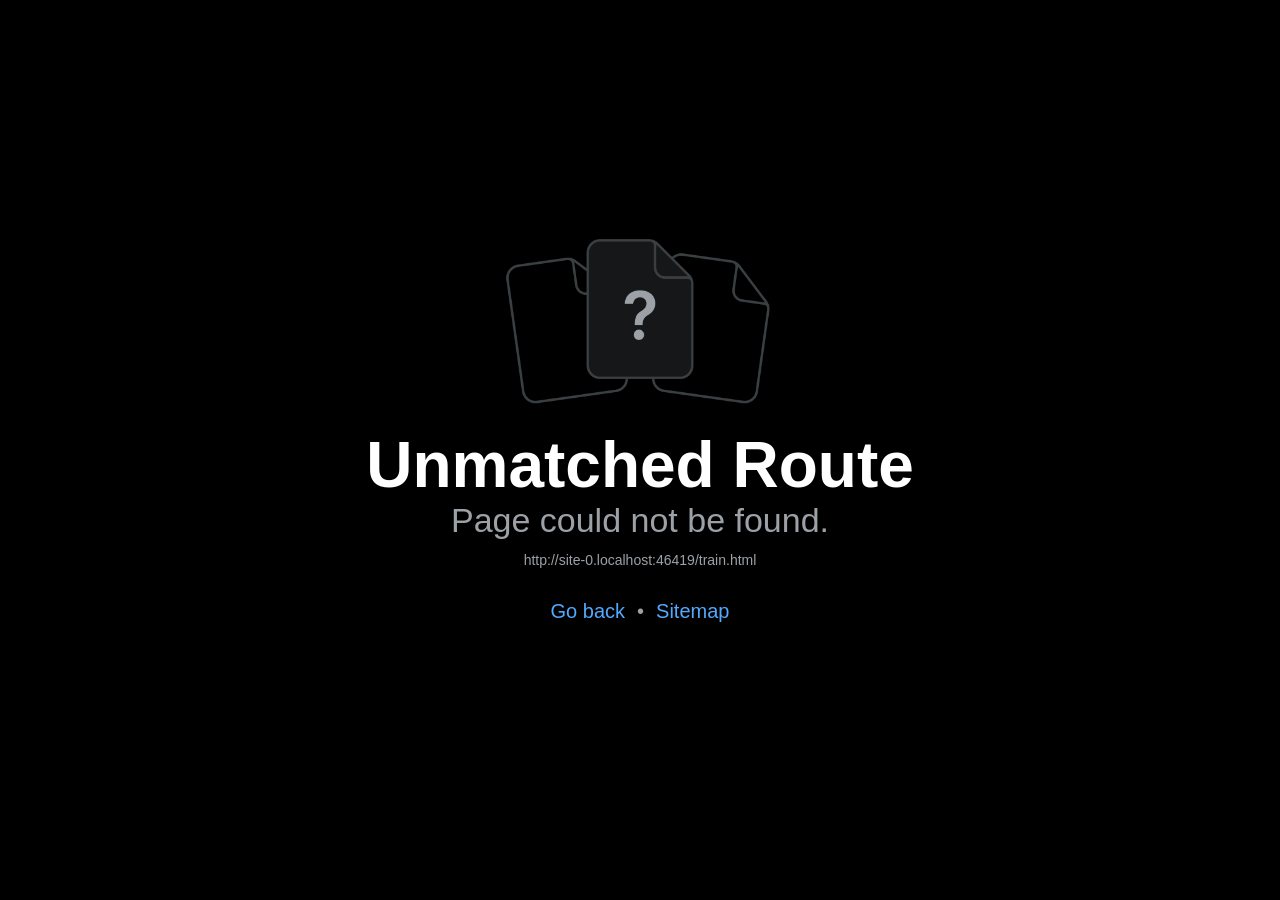
<file: train.html>
<!DOCTYPE html><html  lang="en"><head><title data-rh="true"></title><meta charSet="utf-8"/><meta name="viewport" content="width=device-width, initial-scale=1, shrink-to-fit=no"/><meta http-equiv="X-UA-Compatible" content="IE=edge"/><style id="expo-reset">#root,body,html{height:100%}body{overflow:hidden}#root{display:flex}</style><style id="react-native-stylesheet">[stylesheet-group="0"]{}
body{margin:0;}
button::-moz-focus-inner,input::-moz-focus-inner{border:0;padding:0;}
html{-ms-text-size-adjust:100%;-webkit-text-size-adjust:100%;-webkit-tap-highlight-color:rgba(0,0,0,0);}
input::-webkit-search-cancel-button,input::-webkit-search-decoration,input::-webkit-search-results-button,input::-webkit-search-results-decoration{display:none;}
[stylesheet-group="1"]{}
.css-11aywtz{-moz-appearance:textfield;-webkit-appearance:none;background-color:rgba(0,0,0,0.00);border-bottom-left-radius:0px;border-bottom-right-radius:0px;border-top-left-radius:0px;border-top-right-radius:0px;border:0 solid black;box-sizing:border-box;font:14px -apple-system,BlinkMacSystemFont,"Segoe UI",Roboto,Helvetica,Arial,sans-serif;margin:0px;padding:0px;resize:none;}
.css-146c3p1{background-color:rgba(0,0,0,0.00);border:0 solid black;box-sizing:border-box;color:rgba(0,0,0,1.00);display:inline;font:14px -apple-system,BlinkMacSystemFont,"Segoe UI",Roboto,Helvetica,Arial,sans-serif;list-style:none;margin:0px;padding:0px;position:relative;text-align:start;text-decoration:none;white-space:pre-wrap;word-wrap:break-word;}
.css-1jxf684{background-color:rgba(0,0,0,0.00);border:0 solid black;box-sizing:border-box;color:inherit;display:inline;font:inherit;list-style:none;margin:0px;padding:0px;position:relative;text-align:inherit;text-decoration:none;white-space:inherit;word-wrap:break-word;}
.css-9pa8cd{bottom:0px;height:100%;left:0px;opacity:0;position:absolute;right:0px;top:0px;width:100%;z-index:-1;}
.css-g5y9jx{align-content:flex-start;align-items:stretch;background-color:rgba(0,0,0,0.00);border:0 solid black;box-sizing:border-box;display:flex;flex-basis:auto;flex-direction:column;flex-shrink:0;list-style:none;margin:0px;min-height:0px;min-width:0px;padding:0px;position:relative;text-decoration:none;z-index:0;}
[stylesheet-group="2"]{}
.r-11mg6pl{border-bottom-color:rgba(255,255,255,1.00);border-left-color:rgba(255,255,255,1.00);border-right-color:rgba(255,255,255,1.00);border-top-color:rgba(255,255,255,1.00);}
.r-136iysn{border-bottom-width:6px;border-left-width:6px;border-right-width:6px;border-top-width:6px;}
.r-13awgt0{flex:1;}
.r-14f9gny{border-bottom-width:4px;border-left-width:4px;border-right-width:4px;border-top-width:4px;}
.r-17ehl8e{flex:1.4;}
.r-1867qdf{border-bottom-left-radius:16px;border-bottom-right-radius:16px;border-top-left-radius:16px;border-top-right-radius:16px;}
.r-1awa8pu{border-bottom-color:rgba(101,119,134,1.00);border-left-color:rgba(101,119,134,1.00);border-right-color:rgba(101,119,134,1.00);border-top-color:rgba(101,119,134,1.00);}
.r-1bq2mok{margin:3px;}
.r-1d4xg89{border-bottom-color:rgba(170,184,194,1.00);border-left-color:rgba(170,184,194,1.00);border-right-color:rgba(170,184,194,1.00);border-top-color:rgba(170,184,194,1.00);}
.r-1dzdj1l{border-bottom-left-radius:10px;border-bottom-right-radius:10px;border-top-left-radius:10px;border-top-right-radius:10px;}
.r-1f0042m{border-bottom-left-radius:5px;border-bottom-right-radius:5px;border-top-left-radius:5px;border-top-right-radius:5px;}
.r-1fdo3w0{margin:16px;}
.r-1fuqb1j{border-bottom-left-radius:24px;border-bottom-right-radius:24px;border-top-left-radius:24px;border-top-right-radius:24px;}
.r-1j16mh1{border-bottom-left-radius:100%;border-bottom-right-radius:100%;border-top-left-radius:100%;border-top-right-radius:100%;}
.r-1jkafct{border-bottom-left-radius:2px;border-bottom-right-radius:2px;border-top-left-radius:2px;border-top-right-radius:2px;}
.r-1jyn79y{border-bottom-color:rgba(0,150,136,1.00);border-left-color:rgba(0,150,136,1.00);border-right-color:rgba(0,150,136,1.00);border-top-color:rgba(0,150,136,1.00);}
.r-1l17iur{border-bottom-left-radius:90px;border-bottom-right-radius:90px;border-top-left-radius:90px;border-top-right-radius:90px;}
.r-1m7mu0x{border-bottom-left-radius:36px;border-bottom-right-radius:36px;border-top-left-radius:36px;border-top-right-radius:36px;}
.r-1pcd2l5{padding:20px;}
.r-1phboty{border-bottom-style:solid;border-left-style:solid;border-right-style:solid;border-top-style:solid;}
.r-1q9bdsx{border-bottom-left-radius:12px;border-bottom-right-radius:12px;border-top-left-radius:12px;border-top-right-radius:12px;}
.r-1qgnhu4{border-bottom-left-radius:80px;border-bottom-right-radius:80px;border-top-left-radius:80px;border-top-right-radius:80px;}
.r-1qsk4np{overflow-x:clip;overflow-y:clip;}
.r-1rf8fdq{border-bottom-width:1.5px;border-left-width:1.5px;border-right-width:1.5px;border-top-width:1.5px;}
.r-1rvyss1{border-bottom-color:rgba(255,255,255,0.20);border-left-color:rgba(255,255,255,0.20);border-right-color:rgba(255,255,255,0.20);border-top-color:rgba(255,255,255,0.20);}
.r-1slz7xr{padding:14px;}
.r-1sp51qo{padding:10px;}
.r-1udh08x{overflow-x:hidden;overflow-y:hidden;}
.r-1uu6nss{padding:5px;}
.r-1xfd6ze{border-bottom-left-radius:8px;border-bottom-right-radius:8px;border-top-left-radius:8px;border-top-right-radius:8px;}
.r-4a18lf{border-bottom-color:rgba(255,0,0,1.00);border-left-color:rgba(255,0,0,1.00);border-right-color:rgba(255,0,0,1.00);border-top-color:rgba(255,0,0,1.00);}
.r-4zvafu{border-bottom-left-radius:26px;border-bottom-right-radius:26px;border-top-left-radius:26px;border-top-right-radius:26px;}
.r-60ke3l{border-bottom-color:rgba(0,128,0,1.00);border-left-color:rgba(0,128,0,1.00);border-right-color:rgba(0,128,0,1.00);border-top-color:rgba(0,128,0,1.00);}
.r-6t2glc{border-bottom-left-radius:40px;border-bottom-right-radius:40px;border-top-left-radius:40px;border-top-right-radius:40px;}
.r-9x6qib{border-bottom-color:rgba(204,214,221,1.00);border-left-color:rgba(204,214,221,1.00);border-right-color:rgba(204,214,221,1.00);border-top-color:rgba(204,214,221,1.00);}
.r-cdmcib{border-bottom-left-radius:3px;border-bottom-right-radius:3px;border-top-left-radius:3px;border-top-right-radius:3px;}
.r-crgep1{margin:0px;}
.r-d045u9{border-bottom-width:2px;border-left-width:2px;border-right-width:2px;border-top-width:2px;}
.r-d23pfw{padding:24px;}
.r-edyy15{padding:8px;}
.r-fx7oqy{border-bottom-color:rgba(0,0,255,1.00);border-left-color:rgba(0,0,255,1.00);border-right-color:rgba(0,0,255,1.00);border-top-color:rgba(0,0,255,1.00);}
.r-kdyh1x{border-bottom-left-radius:6px;border-bottom-right-radius:6px;border-top-left-radius:6px;border-top-right-radius:6px;}
.r-krxsd3{display:-webkit-box;}
.r-nsbfu8{padding:16px;}
.r-rs99b7{border-bottom-width:1px;border-left-width:1px;border-right-width:1px;border-top-width:1px;}
.r-t23y2h{border-bottom-left-radius:14px;border-bottom-right-radius:14px;border-top-left-radius:14px;border-top-right-radius:14px;}
.r-t60dpp{padding:0px;}
.r-tuq35u{padding:4px;}
.r-wg31gx{border-bottom-color:rgba(49,53,56,1.00);border-left-color:rgba(49,53,56,1.00);border-right-color:rgba(49,53,56,1.00);border-top-color:rgba(49,53,56,1.00);}
.r-whuqzp{padding:18px;}
.r-xoduu5{display:inline-flex;}
.r-xyw6el{padding:12px;}
.r-y47klf{border-bottom-left-radius:20px;border-bottom-right-radius:20px;border-top-left-radius:20px;border-top-right-radius:20px;}
.r-ywje51{margin:auto;}
.r-z2wwpe{border-bottom-left-radius:4px;border-bottom-right-radius:4px;border-top-left-radius:4px;border-top-right-radius:4px;}
[stylesheet-group="2.1"]{}
.r-11f147o{padding-bottom:8px;padding-top:8px;}
.r-11gswi8{padding-left:3px;padding-right:3px;}
.r-1559e4e{padding-bottom:2px;padding-top:2px;}
.r-17q4wm6{margin-left:5px;margin-right:5px;}
.r-184id4b{margin-bottom:12px;margin-top:12px;}
.r-18c5d7m{padding-left:6px;padding-right:6px;}
.r-1d7mnkm{padding-bottom:15px;padding-top:15px;}
.r-1e084wi{padding-left:0px;padding-right:0px;}
.r-1mmae3n{padding-bottom:12px;padding-top:12px;}
.r-1ntr0p{padding-left:5px;padding-right:5px;}
.r-1rsorjc{padding-left:36px;padding-right:36px;}
.r-1ubuhtd{padding-left:10px;padding-right:10px;}
.r-1xpp3t0{margin-left:16px;margin-right:16px;}
.r-1yd117h{padding-bottom:7px;padding-top:7px;}
.r-3o4zer{padding-left:12px;padding-right:12px;}
.r-3pj75a{padding-left:16px;padding-right:16px;}
.r-cnw61z{padding-bottom:4px;padding-top:4px;}
.r-cxgwc0{padding-left:24px;padding-right:24px;}
.r-f8sm7e{margin-left:auto;margin-right:auto;}
.r-is05cd{padding-left:8px;padding-right:8px;}
.r-jdiy1a{margin-left:11px;margin-right:11px;}
.r-jusfrs{margin-left:12px;margin-right:12px;}
.r-n5f61p{margin-bottom:3px;margin-top:3px;}
.r-n7gxbd{padding-left:4px;padding-right:4px;}
.r-u9wvl5{padding-left:20px;padding-right:20px;}
.r-ugi1tw{padding-left:5%;padding-right:5%;}
.r-vuvdlw{padding-bottom:6px;padding-top:6px;}
.r-w7s2jr{padding-bottom:16px;padding-top:16px;}
.r-xjggfu{padding-bottom:3px;padding-top:3px;}
.r-ytbthy{padding-bottom:10px;padding-top:10px;}
[stylesheet-group="2.2"]{}
.r-10s2tm5{left:0%;}
.r-16o8guy{right:100%;}
.r-1a11zyx{margin-right:12px;}
.r-1cwvpvk{margin-left:12px;}
.r-1e97lx8{margin-right:3px;}
.r-1euzeng{padding-left:24px;}
.r-1g4tz6n{margin-right:-14.5px;}
.r-1h31txp{padding-right:16px;}
.r-1lhn9r{margin-left:-14.5px;}
.r-1sqnqi2{margin-left:3px;}
.r-1vl2501{padding-right:24px;}
.r-9mo606{margin-right:10px;}
.r-c59us2{left:-3px;}
.r-dqe1q{right:0%;}
.r-qb41rp{margin-right:5px;}
.r-rci37q{left:100%;}
.r-uhung1{margin-left:10px;}
.r-vpmibe{right:-3px;}
.r-w67my2{padding-left:16px;}
.r-wizibn{margin-left:5px;}
[stylesheet-group="3"]{}
.r-102gzdx{height:52px;}
.r-105ug2t{pointer-events:auto!important;}
.r-10ptun7{height:16px;}
.r-10v3vxq{transform:scaleX(-1);}
.r-10x49cs{font-size:10px;}
.r-10xqauy{padding-top:env(safe-area-inset-top);}
.r-11j9u27{visibility:hidden;}
.r-11mpjr4{background-color:rgba(223,223,223,1.00);}
.r-11udlyb{background-color:rgba(0,150,136,1.00);}
.r-11v9fek{min-width:180px;}
.r-11yh6sk{overflow-x:hidden;}
.r-12f6czt{top:17px;}
.r-12sm5po{letter-spacing:-0.3px;}
.r-12vffkv>* {pointer-events:auto;}
.r-12vffkv{pointer-events:none!important;}
.r-132bva{height:180px;}
.r-135wba7{line-height:24px;}
.r-13aq9py{animation-name:r-1iq689l;}
.r-13hce6t{margin-left:4px;}
.r-13qz1uu{width:100%;}
.r-13tjlyg{transition-duration:0.1s;}
.r-1472mwg{height:24px;}
.r-14gqq1x{margin-top:4px;}
.r-14lw9ot{background-color:rgba(255,255,255,1.00);}
.r-14sbq61{background-color:rgba(33,150,243,1.00);}
.r-14yzgew{line-height:18px;}
.r-150rngu{-webkit-overflow-scrolling:touch;}
.r-15zivkp{margin-bottom:4px;}
.r-16eto9q{width:12px;}
.r-16krg75{letter-spacing:-1px;}
.r-16pcm1t{gap:20px;}
.r-16y2uox{flex-grow:1;}
.r-173mn98{align-self:flex-end;}
.r-173mzie{transform:scaleY(-1);}
.r-1777fci{justify-content:center;}
.r-17bb2tj{animation-duration:0.75s;}
.r-17leim2{background-repeat:repeat;}
.r-17s6mgv{justify-content:flex-end;}
.r-17tb59b{opacity:0.7;}
.r-17tloay{opacity:0.6;}
.r-17u3ijr{background-color:rgba(155,161,166,0.27);}
.r-184en5c{z-index:1;}
.r-18nhz7w{top:-3px;}
.r-18u1ve8{color:rgba(255,255,255,0.40);}
.r-18u37iz{flex-direction:row;}
.r-19oahor{font-size:64px;}
.r-19qrga8{margin-top:3px;}
.r-19wmn03{width:20px;}
.r-19z077z{touch-action:none;}
.r-1a2p6p6{-webkit-text-decoration-style:solid;text-decoration-style:solid;}
.r-1a7l8x0{color:rgba(255,255,255,0.60);}
.r-1abnn5w{animation-play-state:paused;}
.r-1acpoxo{width:36px;}
.r-1aiqnjv{font-family:monospace,monospace;}
.r-1aockid{width:40px;}
.r-1awozwy{align-items:center;}
.r-1ay1djp{animation-duration:1s;}
.r-1b43r93{font-size:14px;}
.r-1blnp2b{width:72px;}
.r-1bymd8e{margin-top:2px;}
.r-1c6unfx{forced-color-adjust:none;}
.r-1c85bru{width:270px;}
.r-1cmwbt1{gap:8px;}
.r-1cvj4g8{margin-top:1px;}
.r-1d2f490{left:0px;}
.r-1d5kdc7{flex-direction:column-reverse;}
.r-1ddef8g{-webkit-text-decoration-line:underline;text-decoration-line:underline;}
.r-1dernwh{height:70%;}
.r-1dpkw9{letter-spacing:0.3px;}
.r-1e6yznf{margin-top:-6px;}
.r-1ei5mc7{cursor:inherit;}
.r-1ej1qmr{top:20px;}
.r-1enofrn{font-size:12px;}
.r-1euycsn{flex-direction:row-reverse;}
.r-1ewcgjf{box-shadow:0px 1px 3px rgba(0,0,0,0.5);}
.r-1f529hi{line-height:14px;}
.r-1fdih9r{gap:24px;}
.r-1ff274t{text-align:right;}
.r-1ffj0ar{background-color:rgba(0,0,0,0.40);}
.r-1g80hic{opacity:0.8;}
.r-1ge9hsw{max-width:960px;}
.r-1ghxqbu{font-variant:tabular-nums;}
.r-1gkfh8e{font-size:11px;}
.r-1gwld19{min-width:100px;}
.r-1h0z5md{justify-content:flex-start;}
.r-1habvwh{align-items:flex-start;}
.r-1i10wst{font-size:18px;}
.r-1i6wzkk{-moz-transition-property:opacity;-webkit-transition-property:opacity;transition-property:opacity;}
.r-1i71y14{gap:14px;}
.r-1ifxtd0{margin-bottom:16px;}
.r-1ikidpy{letter-spacing:0.5px;}
.r-1iln25a{word-wrap:normal;}
.r-1inkyih{font-size:17px;}
.r-1iusvr4{flex-basis:0px;}
.r-1iww7jx{width:28px;}
.r-1janqcz{width:16px;}
.r-1jg9483{width:8px;}
.r-1jkjb{margin-left:8px;}
.r-1jnkns4{gap:0px;}
.r-1kb76zh{margin-right:8px;}
.r-1kfrs79{font-weight:600;}
.r-1kihuf0{align-self:center;}
.r-1knelpx{padding-top:20px;}
.r-1kz6sp{width:52px;}
.r-1l7z4oj{padding-bottom:16px;}
.r-1ld3bg{top:-4px;}
.r-1ldzwu0{animation-timing-function:linear;}
.r-1loqt21{cursor:pointer;}
.r-1mlwlqe{flex-basis:auto;}
.r-1mrlafo{background-position:0;}
.r-1muvv40{animation-iteration-count:infinite;}
.r-1niwhzg{background-color:rgba(0,0,0,0.00);}
.r-1nlw0im{bottom:8px;}
.r-1no09lo{margin-top:28px;}
.r-1nxhmzv{margin-bottom:28px;}
.r-1ny4l3l{outline-style:none;}
.r-1ocf4r9{scroll-snap-type:y mandatory;}
.r-1oji4za{width:30%;}
.r-1onu96p{border-curve:continuous;}
.r-1or9b2r{height:10px;}
.r-1oszu61{align-items:stretch;}
.r-1otgn73{touch-action:manipulation;}
.r-1ozqkpa{text-transform:capitalize;}
.r-1p0dtai{bottom:0px;}
.r-1pi2tsx{height:100%;}
.r-1pm8pkb{font-family:Courier;}
.r-1qd0xha{font-family:-apple-system,BlinkMacSystemFont,"Segoe UI",Roboto,Helvetica,Arial,sans-serif;}
.r-1qulhi1{animation-name:r-1pzkwqh;}
.r-1r4fvd0{color:rgba(82,169,255,1.00);}
.r-1r74h94{left:8px;}
.r-1r8g8re{height:36px;}
.r-1ra0lkn{font-size:30px;}
.r-1rnoaur{overflow-y:auto;}
.r-1rqp49e{color:rgba(255,255,255,0.50);}
.r-1sg8ghl{z-index:1000;}
.r-1ssbvtb{gap:12px;}
.r-1sxrcry{background-size:auto;}
.r-1udbk01{text-overflow:ellipsis;}
.r-1ugchlj{height:44px;}
.r-1ui5ee8{font-size:32px;}
.r-1uwte3a{padding-bottom:40px;}
.r-1vr29t4{font-weight:800;}
.r-1w6e6rj{flex-wrap:wrap;}
.r-1wbh5a2{flex-shrink:1;}
.r-1wtj0ep{justify-content:space-between;}
.r-1wyvozj{left:50%;}
.r-1wyyakw{z-index:-1;}
.r-1wzrnnt{margin-top:16px;}
.r-1x35g6{font-size:24px;}
.r-1xbve24{height:6px;}
.r-1xcajam{position:fixed;}
.r-1xnzce8{-moz-user-select:text;-webkit-user-select:text;user-select:text;}
.r-1xpsq9i{box-shadow:0px 3px 3px rgba(0, 0, 0, 0.33);}
.r-1xzupcd{width:13px;}
.r-1yef0xd{animation-name:r-11cv4x;}
.r-2eszeu::-webkit-scrollbar{display:none}
.r-2eszeu{scrollbar-width:none;}
.r-30o5oe{-moz-appearance:none;-ms-appearance:none;-webkit-appearance:none;appearance:none;}
.r-356f0p{letter-spacing:0.35px;}
.r-36ujnk{font-style:italic;}
.r-3da1kt{height:8px;}
.r-3ew84i{width:160px;}
.r-3i2nvb{font-size:36px;}
.r-3mc0re{right:8px;}
.r-3s2u2q{white-space:nowrap;}
.r-417010{z-index:0;}
.r-4gszlv{background-size:cover;}
.r-4mshu{margin-left:-12px;}
.r-4v7adb{height:5px;}
.r-5kkj8d{border-top-width:1px;}
.r-5oul0u{margin-bottom:8px;}
.r-5soawk{width:10px;}
.r-5zqcb5{color:rgba(255,255,255,0.70);}
.r-60vfwk{min-width:1px;}
.r-633pao>* {pointer-events:none;}
.r-633pao{pointer-events:none!important;}
.r-6dt33c{opacity:1;}
.r-6gpygo{margin-bottom:12px;}
.r-6taxm2:-ms-input-placeholder{color:var(--placeholderTextColor);opacity:1;}
.r-6taxm2::-moz-placeholder{color:var(--placeholderTextColor);opacity:1;}
.r-6taxm2::-webkit-input-placeholder{color:var(--placeholderTextColor);opacity:1;}
.r-6taxm2::placeholder{color:var(--placeholderTextColor);opacity:1;}
.r-6vrn8a{letter-spacing:4px;}
.r-726pan{width:31px;}
.r-76blku{height:21px;}
.r-7cikom{font-size:inherit;}
.r-7q8q6z{cursor:default;}
.r-87bcf5{font-size:80px;}
.r-8akbws{-webkit-box-orient:vertical;}
.r-8ay8q1{letter-spacing:0.1px;}
.r-8hc5te{width:6px;}
.r-95jzfe{padding-top:16px;}
.r-97e31f{padding-bottom:env(safe-area-inset-bottom);}
.r-9aw3ui{gap:4px;}
.r-9daxd3{animation-duration:250ms;}
.r-a023e6{font-size:15px;}
.r-adyw6z{font-size:20px;}
.r-agouwx{transform:translateZ(0);}
.r-ah5dr5>* {pointer-events:none;}
.r-ah5dr5{pointer-events:auto!important;}
.r-aruset{font-weight:200;}
.r-atnv13{height:160px;}
.r-b88u0q{font-weight:700;}
.r-b8lwoo{width:100px;}
.r-bi4vy9{transform:translateY(100%);}
.r-bt1l66{min-height:20px;}
.r-buy8e9{overflow-y:hidden;}
.r-bv2aro{padding-left:env(safe-area-inset-left);}
.r-c68hjy{color:rgba(161,161,161,1.00);}
.r-cfp7ip{width:60px;}
.r-cpa5s6{scroll-snap-align:start;}
.r-cqee49{color:rgba(0,0,0,1.00);}
.r-ctyi22{left:20px;}
.r-dkge59{background-color:rgba(170,184,194,1.00);}
.r-dnmrzs{max-width:100%;}
.r-dqa1tq{width:180px;}
.r-eafdt9{transition-duration:0.15s;}
.r-ebwn4k{animation-name:r-q67da2;}
.r-ehq7j7{background-size:contain;}
.r-eqz5dr{flex-direction:column;}
.r-eu3ka{height:40px;}
.r-evnaw{font-size:22px;}
.r-f1odvy{margin-bottom:6px;}
.r-f4gmv6{gap:16px;}
.r-fdjqy7{text-align:left;}
.r-g3mlsw{animation-name:r-t2lo5v;}
.r-ghxds0{transform:translateY(0%);}
.r-gtdqiz{position:-webkit-sticky;position:sticky;}
.r-h0d30l{height:28px;}
.r-h3s6tt{height:48px;}
.r-hbpseb{line-height:22px;}
.r-hh7wl0{color:rgba(230,57,70,1.00);}
.r-howw7u{color:rgba(255,0,0,1.00);}
.r-hxflta{padding-right:env(safe-area-inset-right);}
.r-icoktb{opacity:0.5;}
.r-icto9i{letter-spacing:-0.5px;}
.r-ipm5af{top:0px;}
.r-jwli3a{color:rgba(255,255,255,1.00);}
.r-k200y{align-self:flex-start;}
.r-k8qxaj{padding-bottom:20px;}
.r-kc8jnq{margin-top:6px;}
.r-kemksi{background-color:rgba(0,0,0,1.00);}
.r-kizejy{color:rgba(155,161,166,1.00);}
.r-knv0ih{margin-top:8px;}
.r-leqjx2{animation-timing-function:cubic-bezier(0.215, 0.61, 0.355, 1);}
.r-lltvgl{overflow-x:auto;}
.r-lpb231{height:168px;}
.r-lrsllp{width:24px;}
.r-lrvibr{-moz-user-select:none;-webkit-user-select:none;user-select:none;}
.r-m5arl1{width:2px;}
.r-majxgm{font-weight:500;}
.r-mfh4gg{scroll-snap-type:x mandatory;}
.r-mhe3cw{z-index:10;}
.r-mro3nb{background-color:rgba(21,23,24,1.00);}
.r-n6v787{font-size:13px;}
.r-nyc15k{font-size:44px;}
.r-o4n3w5{width:23px;}
.r-o52ifk{height:100px;}
.r-obd0qt{align-items:flex-end;}
.r-ojf8lh{gap:6px;}
.r-orgf3d{opacity:0;}
.r-ovu0ai{font-weight:900;}
.r-peo1c{min-height:44px;}
.r-q4m81j{text-align:center;}
.r-qfi6ny{top:30000px;}
.r-qklmqi{border-bottom-width:1px;}
.r-qn3fzs{padding-bottom:24px;}
.r-r5vmyo{z-index:1002;}
.r-rjixqe{line-height:20px;}
.r-rs94m5{background-image:url("[data-uri]");}
.r-rwqe4o{width:48px;}
.r-s62m2j{animation-timing-function:cubic-bezier(0.47, 0, 0.745, 0.715);}
.r-s67bdx{font-size:48px;}
.r-sfbmgh{z-index:9999;}
.r-so7y2g{line-height:64px;}
.r-tbmifm{height:12px;}
.r-tskmnb{padding-top:8px;}
.r-tsynxw{text-transform:uppercase;}
.r-u6sd8q{background-repeat:no-repeat;}
.r-u8s1d{position:absolute;}
.r-u92y06{background-color:rgba(255,165,0,1.00);}
.r-uaa2di{gap:10px;}
.r-ubezar{font-size:16px;}
.r-ud0q2t{letter-spacing:1px;}
.r-uho16t{font-size:34px;}
.r-usgzl9{width:44px;}
.r-vacyoi{padding-bottom:64px;}
.r-van48c{caret-color:transparent;}
.r-vboj7i{top:-7px;}
.r-vmopo1{padding-top:2px;}
.r-vvn4in{background-position:center;}
.r-vw2c0b{font-weight:bold;}
.r-wfqgy4{transition-duration:100ms;}
.r-ws9h79{left:4px;}
.r-wy61xf{height:72px;}
.r-x11e5r{font-family:SFMono-Regular, Menlo, Monaco, Consolas, "Liberation Mono", "Courier New", monospace;}
.r-x3cy2q{background-size:100% 100%;}
.r-xb2eav{font-size:40px;}
.r-xd6kpl{padding-bottom:8px;}
.r-xx3c9p{animation-name:r-imtty0;}
.r-y7v2we{background-color:rgba(32,36,37,1.00);}
.r-yie26v{z-index:1001;}
.r-ytfskt{min-width:90px;}
.r-z5qs1h{gap:2px;}
.r-z80fyv{height:20px;}
.r-zchlnj{right:0px;}
.r-zz5t5d{font-size:28px;}
@-webkit-keyframes r-11cv4x{0%{transform:rotate(0deg);}100%{transform:rotate(360deg);}}
@-webkit-keyframes r-1iq689l{0%{transform:translateY(0%);}100%{transform:translateY(100%);}}
@-webkit-keyframes r-1pzkwqh{0%{transform:translateY(100%);}100%{transform:translateY(0%);}}
@-webkit-keyframes r-imtty0{0%{opacity:0;}100%{opacity:1;}}
@-webkit-keyframes r-q67da2{0%{transform:translateX(-100%);}100%{transform:translateX(400%);}}
@-webkit-keyframes r-t2lo5v{0%{opacity:1;}100%{opacity:0;}}
@keyframes r-11cv4x{0%{transform:rotate(0deg);}100%{transform:rotate(360deg);}}
@keyframes r-1iq689l{0%{transform:translateY(0%);}100%{transform:translateY(100%);}}
@keyframes r-1pzkwqh{0%{transform:translateY(100%);}100%{transform:translateY(0%);}}
@keyframes r-imtty0{0%{opacity:0;}100%{opacity:1;}}
@keyframes r-q67da2{0%{transform:translateX(-100%);}100%{transform:translateX(400%);}}
@keyframes r-t2lo5v{0%{opacity:1;}100%{opacity:0;}}</style><script type="module">globalThis.__EXPO_ROUTER_HYDRATE__=true;</script><link rel="preload" href="/_expo/static/css/web-81eb65a707702dcc46a33d8c5acd8491.css" as="style"><link rel="stylesheet" href="/_expo/static/css/web-81eb65a707702dcc46a33d8c5acd8491.css"><link rel="icon" href="/favicon.ico" /></head><body><div id="root"><div class="css-g5y9jx r-13awgt0"><!--$--><div class="css-g5y9jx" style="flex:1;--color-primary:#E63946;--color-background:#F0F2F5;--color-surface:#FFFFFF;--color-foreground:#0F0F1A;--color-muted:#6B7280;--color-border:#E5E7EB;--color-success:#22C55E;--color-warning:#F59E0B;--color-error:#EF4444"><div class="css-g5y9jx r-13awgt0"><div class="css-g5y9jx" style="flex:1"><div style="position:absolute;left:0;right:0;top:0;bottom:0;pointer-events:none;visibility:hidden"></div><div class="css-g5y9jx r-13awgt0"><div class="css-g5y9jx r-13awgt0 r-1p0dtai r-1d2f490 r-u8s1d r-zchlnj r-ipm5af" style="background-color:rgba(242,242,242,1.00);display:flex"><div class="css-g5y9jx r-13awgt0"><div class="css-g5y9jx r-13awgt0"><!--$--><div style="position:absolute;left:0;right:0;top:0;bottom:0;pointer-events:none;visibility:hidden"></div><div class="css-g5y9jx r-13awgt0" style="flex-direction:column"><div class="css-g5y9jx r-13awgt0 r-1udh08x"><div class="css-g5y9jx r-1p0dtai r-1d2f490 r-u8s1d r-zchlnj r-ipm5af" style="z-index:0"><div class="css-g5y9jx r-13awgt0" style="background-color:rgba(242,242,242,1.00)"><div class="css-g5y9jx r-13awgt0"><!--$--><div class="css-g5y9jx flex-1 bg-background"><div class="css-g5y9jx flex-1" style="padding-top:0px;padding-right:0px;padding-bottom:0px;padding-left:0px"><div class="css-g5y9jx flex-1"><div class="css-g5y9jx r-1ssbvtb r-1pcd2l5 r-1l7z4oj" style="background-color:rgba(26,26,46,1.00)"><div dir="auto" class="css-146c3p1 r-zz5t5d r-1vr29t4 r-icto9i" style="color:rgba(255,255,255,1.00)">Train</div><div dir="auto" class="css-146c3p1 r-1b43r93 r-majxgm" style="color:rgba(255,255,255,0.60)">0<!-- -->/<!-- -->16<!-- --> lessons complete</div><div class="css-g5y9jx r-1q9bdsx r-18u37iz r-9aw3ui r-tuq35u" style="background-color:rgba(255,255,255,0.10)"><div tabindex="0" class="css-g5y9jx r-1i6wzkk r-lrvibr r-1loqt21 r-1otgn73 r-1awozwy r-1dzdj1l r-13awgt0 r-11f147o" style="background-color:rgba(230,57,70,1.00);transition-duration:0s"><div dir="auto" class="css-146c3p1 r-n6v787 r-b88u0q" style="color:rgba(255,255,255,1.00)">📚 Curriculum</div></div><div tabindex="0" class="css-g5y9jx r-1i6wzkk r-lrvibr r-1loqt21 r-1otgn73 r-1awozwy r-1dzdj1l r-13awgt0 r-11f147o" style="transition-duration:0s"><div dir="auto" class="css-146c3p1 r-n6v787 r-b88u0q" style="color:rgba(255,255,255,0.60)">🥋 Drill Library</div></div></div></div><div class="css-g5y9jx r-150rngu r-eqz5dr r-16y2uox r-1wbh5a2 r-11yh6sk r-1rnoaur r-agouwx r-2eszeu" style="flex:1"><div class="css-g5y9jx" style="padding-bottom:24px"><div class="css-g5y9jx r-15zivkp"><div class="css-g5y9jx r-1awozwy r-1q9bdsx r-18u37iz r-uaa2di r-1xpp3t0 r-1wzrnnt r-1slz7xr" style="background-color:rgba(26,26,46,1.00);border-left-color:rgba(255,255,255,1.00);border-left-width:4px;opacity:1"><div class="css-g5y9jx r-z2wwpe r-z80fyv r-19wmn03" style="background-color:rgba(255,255,255,1.00);border-top-color:rgba(204,204,204,1.00);border-right-color:rgba(204,204,204,1.00);border-bottom-color:rgba(204,204,204,1.00);border-left-color:rgba(204,204,204,1.00);border-top-width:1px;border-right-width:1px;border-bottom-width:1px;border-left-width:1px"></div><div class="css-g5y9jx" style="flex:1"><div dir="auto" class="css-146c3p1 r-ubezar r-b88u0q" style="color:rgba(255,255,255,1.00)">White Belt<!-- --> 📍</div><div dir="auto" class="css-146c3p1 r-1enofrn r-1bymd8e" style="color:rgba(255,255,255,0.60)">0<!-- -->/<!-- -->6<!-- --> lessons · <!-- -->Body movement, safety, and fun</div></div></div><div tabindex="0" class="css-g5y9jx r-1i6wzkk r-lrvibr r-1loqt21 r-1otgn73 r-1awozwy r-t23y2h r-18u37iz r-1ssbvtb r-1xpp3t0 r-knv0ih r-1slz7xr" style="background-color:rgba(255,255,255,1.00);border-top-color:rgba(229,231,235,1.00);border-right-color:rgba(229,231,235,1.00);border-bottom-color:rgba(229,231,235,1.00);border-left-color:rgba(229,231,235,1.00);border-top-width:1px;border-right-width:1px;border-bottom-width:1px;border-left-width:1px;opacity:1;transition-duration:0s"><div class="css-g5y9jx r-1awozwy r-t23y2h r-h0d30l r-1777fci r-1iww7jx" style="background-color:rgba(229,231,235,1.00)"><div dir="auto" class="css-146c3p1 r-n6v787 r-b88u0q" style="color:rgba(107,114,128,1.00)">1</div></div><div class="css-g5y9jx" style="flex:1"><div dir="auto" class="css-146c3p1 r-a023e6 r-b88u0q" style="color:rgba(15,15,26,1.00)">First Day on the Mat</div><div dir="auto" class="css-146c3p1 r-dnmrzs r-1udh08x r-1udbk01 r-3s2u2q r-1iln25a r-n6v787 r-1bymd8e" style="color:rgba(107,114,128,1.00)">Welcome to BJJ! Learn how to move safely and have fun on the mat.</div><div class="css-g5y9jx r-18u37iz r-1ssbvtb r-14gqq1x"><div dir="auto" class="css-146c3p1 r-1enofrn" style="color:rgba(107,114,128,1.00)">🥋 <!-- -->2<!-- --> drills</div><div dir="auto" class="css-146c3p1 r-1enofrn" style="color:rgba(107,114,128,1.00)">⏱️ <!-- -->30<!-- --> min</div></div></div><div dir="auto" class="css-146c3p1"></div></div><div tabindex="0" class="css-g5y9jx r-1i6wzkk r-lrvibr r-1loqt21 r-1otgn73 r-1awozwy r-t23y2h r-18u37iz r-1ssbvtb r-1xpp3t0 r-knv0ih r-1slz7xr" style="background-color:rgba(255,255,255,1.00);border-top-color:rgba(229,231,235,1.00);border-right-color:rgba(229,231,235,1.00);border-bottom-color:rgba(229,231,235,1.00);border-left-color:rgba(229,231,235,1.00);border-top-width:1px;border-right-width:1px;border-bottom-width:1px;border-left-width:1px;opacity:1;transition-duration:0s"><div class="css-g5y9jx r-1awozwy r-t23y2h r-h0d30l r-1777fci r-1iww7jx" style="background-color:rgba(229,231,235,1.00)"><div dir="auto" class="css-146c3p1 r-n6v787 r-b88u0q" style="color:rgba(107,114,128,1.00)">2</div></div><div class="css-g5y9jx" style="flex:1"><div dir="auto" class="css-146c3p1 r-a023e6 r-b88u0q" style="color:rgba(15,15,26,1.00)">The Shrimp — Your Secret Weapon</div><div dir="auto" class="css-146c3p1 r-dnmrzs r-1udh08x r-1udbk01 r-3s2u2q r-1iln25a r-n6v787 r-1bymd8e" style="color:rgba(107,114,128,1.00)">Learn the most important movement in BJJ. The shrimp will save you from every bad position.</div><div class="css-g5y9jx r-18u37iz r-1ssbvtb r-14gqq1x"><div dir="auto" class="css-146c3p1 r-1enofrn" style="color:rgba(107,114,128,1.00)">🥋 <!-- -->2<!-- --> drills</div><div dir="auto" class="css-146c3p1 r-1enofrn" style="color:rgba(107,114,128,1.00)">⏱️ <!-- -->30<!-- --> min</div></div></div><div dir="auto" class="css-146c3p1"></div></div><div tabindex="0" class="css-g5y9jx r-1i6wzkk r-lrvibr r-1loqt21 r-1otgn73 r-1awozwy r-t23y2h r-18u37iz r-1ssbvtb r-1xpp3t0 r-knv0ih r-1slz7xr" style="background-color:rgba(255,255,255,1.00);border-top-color:rgba(229,231,235,1.00);border-right-color:rgba(229,231,235,1.00);border-bottom-color:rgba(229,231,235,1.00);border-left-color:rgba(229,231,235,1.00);border-top-width:1px;border-right-width:1px;border-bottom-width:1px;border-left-width:1px;opacity:1;transition-duration:0s"><div class="css-g5y9jx r-1awozwy r-t23y2h r-h0d30l r-1777fci r-1iww7jx" style="background-color:rgba(229,231,235,1.00)"><div dir="auto" class="css-146c3p1 r-n6v787 r-b88u0q" style="color:rgba(107,114,128,1.00)">3</div></div><div class="css-g5y9jx" style="flex:1"><div dir="auto" class="css-146c3p1 r-a023e6 r-b88u0q" style="color:rgba(15,15,26,1.00)">Standing Up Safe</div><div dir="auto" class="css-146c3p1 r-dnmrzs r-1udh08x r-1udbk01 r-3s2u2q r-1iln25a r-n6v787 r-1bymd8e" style="color:rgba(107,114,128,1.00)">Learn the technical stand-up and your first grip fighting skills.</div><div class="css-g5y9jx r-18u37iz r-1ssbvtb r-14gqq1x"><div dir="auto" class="css-146c3p1 r-1enofrn" style="color:rgba(107,114,128,1.00)">🥋 <!-- -->2<!-- --> drills</div><div dir="auto" class="css-146c3p1 r-1enofrn" style="color:rgba(107,114,128,1.00)">⏱️ <!-- -->30<!-- --> min</div></div></div><div dir="auto" class="css-146c3p1"></div></div><div tabindex="0" class="css-g5y9jx r-1i6wzkk r-lrvibr r-1loqt21 r-1otgn73 r-1awozwy r-t23y2h r-18u37iz r-1ssbvtb r-1xpp3t0 r-knv0ih r-1slz7xr" style="background-color:rgba(255,255,255,1.00);border-top-color:rgba(229,231,235,1.00);border-right-color:rgba(229,231,235,1.00);border-bottom-color:rgba(229,231,235,1.00);border-left-color:rgba(229,231,235,1.00);border-top-width:1px;border-right-width:1px;border-bottom-width:1px;border-left-width:1px;opacity:1;transition-duration:0s"><div class="css-g5y9jx r-1awozwy r-t23y2h r-h0d30l r-1777fci r-1iww7jx" style="background-color:rgba(229,231,235,1.00)"><div dir="auto" class="css-146c3p1 r-n6v787 r-b88u0q" style="color:rgba(107,114,128,1.00)">4</div></div><div class="css-g5y9jx" style="flex:1"><div dir="auto" class="css-146c3p1 r-a023e6 r-b88u0q" style="color:rgba(15,15,26,1.00)">King of the Mountain — Mount Position</div><div dir="auto" class="css-146c3p1 r-dnmrzs r-1udh08x r-1udbk01 r-3s2u2q r-1iln25a r-n6v787 r-1bymd8e" style="color:rgba(107,114,128,1.00)">Learn the mount position — both how to hold it and how to escape it.</div><div class="css-g5y9jx r-18u37iz r-1ssbvtb r-14gqq1x"><div dir="auto" class="css-146c3p1 r-1enofrn" style="color:rgba(107,114,128,1.00)">🥋 <!-- -->2<!-- --> drills</div><div dir="auto" class="css-146c3p1 r-1enofrn" style="color:rgba(107,114,128,1.00)">⏱️ <!-- -->30<!-- --> min</div></div></div><div dir="auto" class="css-146c3p1"></div></div><div tabindex="0" class="css-g5y9jx r-1i6wzkk r-lrvibr r-1loqt21 r-1otgn73 r-1awozwy r-t23y2h r-18u37iz r-1ssbvtb r-1xpp3t0 r-knv0ih r-1slz7xr" style="background-color:rgba(255,255,255,1.00);border-top-color:rgba(229,231,235,1.00);border-right-color:rgba(229,231,235,1.00);border-bottom-color:rgba(229,231,235,1.00);border-left-color:rgba(229,231,235,1.00);border-top-width:1px;border-right-width:1px;border-bottom-width:1px;border-left-width:1px;opacity:1;transition-duration:0s"><div class="css-g5y9jx r-1awozwy r-t23y2h r-h0d30l r-1777fci r-1iww7jx" style="background-color:rgba(229,231,235,1.00)"><div dir="auto" class="css-146c3p1 r-n6v787 r-b88u0q" style="color:rgba(107,114,128,1.00)">5</div></div><div class="css-g5y9jx" style="flex:1"><div dir="auto" class="css-146c3p1 r-a023e6 r-b88u0q" style="color:rgba(15,15,26,1.00)">Turtle Shell Defense</div><div dir="auto" class="css-146c3p1 r-dnmrzs r-1udh08x r-1udbk01 r-3s2u2q r-1iln25a r-n6v787 r-1bymd8e" style="color:rgba(107,114,128,1.00)">Learn the turtle position and how to defend it.</div><div class="css-g5y9jx r-18u37iz r-1ssbvtb r-14gqq1x"><div dir="auto" class="css-146c3p1 r-1enofrn" style="color:rgba(107,114,128,1.00)">🥋 <!-- -->2<!-- --> drills</div><div dir="auto" class="css-146c3p1 r-1enofrn" style="color:rgba(107,114,128,1.00)">⏱️ <!-- -->30<!-- --> min</div></div></div><div dir="auto" class="css-146c3p1"></div></div><div tabindex="0" class="css-g5y9jx r-1i6wzkk r-lrvibr r-1loqt21 r-1otgn73 r-1awozwy r-t23y2h r-18u37iz r-1ssbvtb r-1xpp3t0 r-knv0ih r-1slz7xr" style="background-color:rgba(255,255,255,1.00);border-top-color:rgba(229,231,235,1.00);border-right-color:rgba(229,231,235,1.00);border-bottom-color:rgba(229,231,235,1.00);border-left-color:rgba(229,231,235,1.00);border-top-width:1px;border-right-width:1px;border-bottom-width:1px;border-left-width:1px;opacity:1;transition-duration:0s"><div class="css-g5y9jx r-1awozwy r-t23y2h r-h0d30l r-1777fci r-1iww7jx" style="background-color:rgba(229,231,235,1.00)"><div dir="auto" class="css-146c3p1 r-n6v787 r-b88u0q" style="color:rgba(107,114,128,1.00)">6</div></div><div class="css-g5y9jx" style="flex:1"><div dir="auto" class="css-146c3p1 r-a023e6 r-b88u0q" style="color:rgba(15,15,26,1.00)">White Belt Review &amp; Stripe Test</div><div dir="auto" class="css-146c3p1 r-dnmrzs r-1udh08x r-1udbk01 r-3s2u2q r-1iln25a r-n6v787 r-1bymd8e" style="color:rgba(107,114,128,1.00)">Review all white belt techniques. Is Pierce ready for his first stripe?</div><div class="css-g5y9jx r-18u37iz r-1ssbvtb r-14gqq1x"><div dir="auto" class="css-146c3p1 r-1enofrn" style="color:rgba(107,114,128,1.00)">🥋 <!-- -->5<!-- --> drills</div><div dir="auto" class="css-146c3p1 r-1enofrn" style="color:rgba(107,114,128,1.00)">⏱️ <!-- -->30<!-- --> min</div></div></div><div dir="auto" class="css-146c3p1"></div></div></div><div class="css-g5y9jx r-15zivkp"><div class="css-g5y9jx r-1awozwy r-1q9bdsx r-18u37iz r-uaa2di r-1xpp3t0 r-1wzrnnt r-1slz7xr" style="background-color:rgba(255,255,255,1.00);border-left-color:rgba(158,158,158,1.00);border-left-width:4px;opacity:0.6"><div class="css-g5y9jx r-z2wwpe r-z80fyv r-19wmn03" style="background-color:rgba(158,158,158,1.00);border-top-color:rgba(158,158,158,1.00);border-right-color:rgba(158,158,158,1.00);border-bottom-color:rgba(158,158,158,1.00);border-left-color:rgba(158,158,158,1.00);border-top-width:0px;border-right-width:0px;border-bottom-width:0px;border-left-width:0px"></div><div class="css-g5y9jx" style="flex:1"><div dir="auto" class="css-146c3p1 r-ubezar r-b88u0q" style="color:rgba(15,15,26,1.00)">Gray &amp; White Belt</div><div dir="auto" class="css-146c3p1 r-1enofrn r-1bymd8e" style="color:rgba(107,114,128,1.00)">0<!-- -->/<!-- -->6<!-- --> lessons · <!-- -->Positions, escapes, and first submissions</div></div><div dir="auto" class="css-146c3p1"></div></div><div aria-disabled="true" tabindex="-1" class="css-g5y9jx r-1i6wzkk r-lrvibr r-1awozwy r-t23y2h r-18u37iz r-1ssbvtb r-1xpp3t0 r-knv0ih r-1slz7xr r-12vffkv" style="background-color:rgba(255,255,255,1.00);border-top-color:rgba(229,231,235,1.00);border-right-color:rgba(229,231,235,1.00);border-bottom-color:rgba(229,231,235,1.00);border-left-color:rgba(229,231,235,1.00);border-top-width:1px;border-right-width:1px;border-bottom-width:1px;border-left-width:1px;opacity:0.5;transition-duration:0s"><div class="css-g5y9jx r-1awozwy r-t23y2h r-h0d30l r-1777fci r-1iww7jx" style="background-color:rgba(229,231,235,1.00)"><div dir="auto" class="css-146c3p1 r-n6v787 r-b88u0q" style="color:rgba(107,114,128,1.00)">1</div></div><div class="css-g5y9jx" style="flex:1"><div dir="auto" class="css-146c3p1 r-a023e6 r-b88u0q" style="color:rgba(15,15,26,1.00)">The Granby Roll — Your Escape Hatch</div><div dir="auto" class="css-146c3p1 r-dnmrzs r-1udh08x r-1udbk01 r-3s2u2q r-1iln25a r-n6v787 r-1bymd8e" style="color:rgba(107,114,128,1.00)">Master the Granby roll to escape from turtle and leg attacks.</div><div class="css-g5y9jx r-18u37iz r-1ssbvtb r-14gqq1x"><div dir="auto" class="css-146c3p1 r-1enofrn" style="color:rgba(107,114,128,1.00)">🥋 <!-- -->2<!-- --> drills</div><div dir="auto" class="css-146c3p1 r-1enofrn" style="color:rgba(107,114,128,1.00)">⏱️ <!-- -->30<!-- --> min</div></div></div><div dir="auto" class="css-146c3p1"></div></div><div aria-disabled="true" tabindex="-1" class="css-g5y9jx r-1i6wzkk r-lrvibr r-1awozwy r-t23y2h r-18u37iz r-1ssbvtb r-1xpp3t0 r-knv0ih r-1slz7xr r-12vffkv" style="background-color:rgba(255,255,255,1.00);border-top-color:rgba(229,231,235,1.00);border-right-color:rgba(229,231,235,1.00);border-bottom-color:rgba(229,231,235,1.00);border-left-color:rgba(229,231,235,1.00);border-top-width:1px;border-right-width:1px;border-bottom-width:1px;border-left-width:1px;opacity:0.5;transition-duration:0s"><div class="css-g5y9jx r-1awozwy r-t23y2h r-h0d30l r-1777fci r-1iww7jx" style="background-color:rgba(229,231,235,1.00)"><div dir="auto" class="css-146c3p1 r-n6v787 r-b88u0q" style="color:rgba(107,114,128,1.00)">2</div></div><div class="css-g5y9jx" style="flex:1"><div dir="auto" class="css-146c3p1 r-a023e6 r-b88u0q" style="color:rgba(15,15,26,1.00)">Takedown Foundations: Level Change &amp; Penetration Step</div><div dir="auto" class="css-146c3p1 r-dnmrzs r-1udh08x r-1udbk01 r-3s2u2q r-1iln25a r-n6v787 r-1bymd8e" style="color:rgba(107,114,128,1.00)">Learn the two building blocks of every takedown: the level change and the penetration step.</div><div class="css-g5y9jx r-18u37iz r-1ssbvtb r-14gqq1x"><div dir="auto" class="css-146c3p1 r-1enofrn" style="color:rgba(107,114,128,1.00)">🥋 <!-- -->3<!-- --> drills</div><div dir="auto" class="css-146c3p1 r-1enofrn" style="color:rgba(107,114,128,1.00)">⏱️ <!-- -->30<!-- --> min</div></div></div><div dir="auto" class="css-146c3p1"></div></div><div aria-disabled="true" tabindex="-1" class="css-g5y9jx r-1i6wzkk r-lrvibr r-1awozwy r-t23y2h r-18u37iz r-1ssbvtb r-1xpp3t0 r-knv0ih r-1slz7xr r-12vffkv" style="background-color:rgba(255,255,255,1.00);border-top-color:rgba(229,231,235,1.00);border-right-color:rgba(229,231,235,1.00);border-bottom-color:rgba(229,231,235,1.00);border-left-color:rgba(229,231,235,1.00);border-top-width:1px;border-right-width:1px;border-bottom-width:1px;border-left-width:1px;opacity:0.5;transition-duration:0s"><div class="css-g5y9jx r-1awozwy r-t23y2h r-h0d30l r-1777fci r-1iww7jx" style="background-color:rgba(229,231,235,1.00)"><div dir="auto" class="css-146c3p1 r-n6v787 r-b88u0q" style="color:rgba(107,114,128,1.00)">3</div></div><div class="css-g5y9jx" style="flex:1"><div dir="auto" class="css-146c3p1 r-a023e6 r-b88u0q" style="color:rgba(15,15,26,1.00)">Takedown Grip Fighting</div><div dir="auto" class="css-146c3p1 r-dnmrzs r-1udh08x r-1udbk01 r-3s2u2q r-1iln25a r-n6v787 r-1bymd8e" style="color:rgba(107,114,128,1.00)">Learn to control the tie-up and create openings for takedowns.</div><div class="css-g5y9jx r-18u37iz r-1ssbvtb r-14gqq1x"><div dir="auto" class="css-146c3p1 r-1enofrn" style="color:rgba(107,114,128,1.00)">🥋 <!-- -->2<!-- --> drills</div><div dir="auto" class="css-146c3p1 r-1enofrn" style="color:rgba(107,114,128,1.00)">⏱️ <!-- -->30<!-- --> min</div></div></div><div dir="auto" class="css-146c3p1"></div></div><div aria-disabled="true" tabindex="-1" class="css-g5y9jx r-1i6wzkk r-lrvibr r-1awozwy r-t23y2h r-18u37iz r-1ssbvtb r-1xpp3t0 r-knv0ih r-1slz7xr r-12vffkv" style="background-color:rgba(255,255,255,1.00);border-top-color:rgba(229,231,235,1.00);border-right-color:rgba(229,231,235,1.00);border-bottom-color:rgba(229,231,235,1.00);border-left-color:rgba(229,231,235,1.00);border-top-width:1px;border-right-width:1px;border-bottom-width:1px;border-left-width:1px;opacity:0.5;transition-duration:0s"><div class="css-g5y9jx r-1awozwy r-t23y2h r-h0d30l r-1777fci r-1iww7jx" style="background-color:rgba(229,231,235,1.00)"><div dir="auto" class="css-146c3p1 r-n6v787 r-b88u0q" style="color:rgba(107,114,128,1.00)">4</div></div><div class="css-g5y9jx" style="flex:1"><div dir="auto" class="css-146c3p1 r-a023e6 r-b88u0q" style="color:rgba(15,15,26,1.00)">Passing the Guard</div><div dir="auto" class="css-146c3p1 r-dnmrzs r-1udh08x r-1udbk01 r-3s2u2q r-1iln25a r-n6v787 r-1bymd8e" style="color:rgba(107,114,128,1.00)">Learn the toreando guard pass — the easiest and most effective pass for kids.</div><div class="css-g5y9jx r-18u37iz r-1ssbvtb r-14gqq1x"><div dir="auto" class="css-146c3p1 r-1enofrn" style="color:rgba(107,114,128,1.00)">🥋 <!-- -->1<!-- --> drills</div><div dir="auto" class="css-146c3p1 r-1enofrn" style="color:rgba(107,114,128,1.00)">⏱️ <!-- -->30<!-- --> min</div></div></div><div dir="auto" class="css-146c3p1"></div></div><div aria-disabled="true" tabindex="-1" class="css-g5y9jx r-1i6wzkk r-lrvibr r-1awozwy r-t23y2h r-18u37iz r-1ssbvtb r-1xpp3t0 r-knv0ih r-1slz7xr r-12vffkv" style="background-color:rgba(255,255,255,1.00);border-top-color:rgba(229,231,235,1.00);border-right-color:rgba(229,231,235,1.00);border-bottom-color:rgba(229,231,235,1.00);border-left-color:rgba(229,231,235,1.00);border-top-width:1px;border-right-width:1px;border-bottom-width:1px;border-left-width:1px;opacity:0.5;transition-duration:0s"><div class="css-g5y9jx r-1awozwy r-t23y2h r-h0d30l r-1777fci r-1iww7jx" style="background-color:rgba(229,231,235,1.00)"><div dir="auto" class="css-146c3p1 r-n6v787 r-b88u0q" style="color:rgba(107,114,128,1.00)">5</div></div><div class="css-g5y9jx" style="flex:1"><div dir="auto" class="css-146c3p1 r-a023e6 r-b88u0q" style="color:rgba(15,15,26,1.00)">First Submission — Armbar from Mount</div><div dir="auto" class="css-146c3p1 r-dnmrzs r-1udh08x r-1udbk01 r-3s2u2q r-1iln25a r-n6v787 r-1bymd8e" style="color:rgba(107,114,128,1.00)">Learn the armbar from mount — the highest percentage submission in kids BJJ.</div><div class="css-g5y9jx r-18u37iz r-1ssbvtb r-14gqq1x"><div dir="auto" class="css-146c3p1 r-1enofrn" style="color:rgba(107,114,128,1.00)">🥋 <!-- -->2<!-- --> drills</div><div dir="auto" class="css-146c3p1 r-1enofrn" style="color:rgba(107,114,128,1.00)">⏱️ <!-- -->30<!-- --> min</div></div></div><div dir="auto" class="css-146c3p1"></div></div><div aria-disabled="true" tabindex="-1" class="css-g5y9jx r-1i6wzkk r-lrvibr r-1awozwy r-t23y2h r-18u37iz r-1ssbvtb r-1xpp3t0 r-knv0ih r-1slz7xr r-12vffkv" style="background-color:rgba(255,255,255,1.00);border-top-color:rgba(229,231,235,1.00);border-right-color:rgba(229,231,235,1.00);border-bottom-color:rgba(229,231,235,1.00);border-left-color:rgba(229,231,235,1.00);border-top-width:1px;border-right-width:1px;border-bottom-width:1px;border-left-width:1px;opacity:0.5;transition-duration:0s"><div class="css-g5y9jx r-1awozwy r-t23y2h r-h0d30l r-1777fci r-1iww7jx" style="background-color:rgba(229,231,235,1.00)"><div dir="auto" class="css-146c3p1 r-n6v787 r-b88u0q" style="color:rgba(107,114,128,1.00)">6</div></div><div class="css-g5y9jx" style="flex:1"><div dir="auto" class="css-146c3p1 r-a023e6 r-b88u0q" style="color:rgba(15,15,26,1.00)">Taking the Back</div><div dir="auto" class="css-146c3p1 r-dnmrzs r-1udh08x r-1udbk01 r-3s2u2q r-1iln25a r-n6v787 r-1bymd8e" style="color:rgba(107,114,128,1.00)">Learn back control — the highest scoring position in BJJ.</div><div class="css-g5y9jx r-18u37iz r-1ssbvtb r-14gqq1x"><div dir="auto" class="css-146c3p1 r-1enofrn" style="color:rgba(107,114,128,1.00)">🥋 <!-- -->2<!-- --> drills</div><div dir="auto" class="css-146c3p1 r-1enofrn" style="color:rgba(107,114,128,1.00)">⏱️ <!-- -->30<!-- --> min</div></div></div><div dir="auto" class="css-146c3p1"></div></div></div><div class="css-g5y9jx r-15zivkp"><div class="css-g5y9jx r-1awozwy r-1q9bdsx r-18u37iz r-uaa2di r-1xpp3t0 r-1wzrnnt r-1slz7xr" style="background-color:rgba(255,255,255,1.00);border-left-color:rgba(117,117,117,1.00);border-left-width:4px;opacity:0.6"><div class="css-g5y9jx r-z2wwpe r-z80fyv r-19wmn03" style="background-color:rgba(117,117,117,1.00);border-top-color:rgba(117,117,117,1.00);border-right-color:rgba(117,117,117,1.00);border-bottom-color:rgba(117,117,117,1.00);border-left-color:rgba(117,117,117,1.00);border-top-width:0px;border-right-width:0px;border-bottom-width:0px;border-left-width:0px"></div><div class="css-g5y9jx" style="flex:1"><div dir="auto" class="css-146c3p1 r-ubezar r-b88u0q" style="color:rgba(15,15,26,1.00)">Solid Gray Belt</div><div dir="auto" class="css-146c3p1 r-1enofrn r-1bymd8e" style="color:rgba(107,114,128,1.00)">0<!-- -->/<!-- -->4<!-- --> lessons · <!-- -->Submission setups and guard passing</div></div><div dir="auto" class="css-146c3p1"></div></div><div aria-disabled="true" tabindex="-1" class="css-g5y9jx r-1i6wzkk r-lrvibr r-1awozwy r-t23y2h r-18u37iz r-1ssbvtb r-1xpp3t0 r-knv0ih r-1slz7xr r-12vffkv" style="background-color:rgba(255,255,255,1.00);border-top-color:rgba(229,231,235,1.00);border-right-color:rgba(229,231,235,1.00);border-bottom-color:rgba(229,231,235,1.00);border-left-color:rgba(229,231,235,1.00);border-top-width:1px;border-right-width:1px;border-bottom-width:1px;border-left-width:1px;opacity:0.5;transition-duration:0s"><div class="css-g5y9jx r-1awozwy r-t23y2h r-h0d30l r-1777fci r-1iww7jx" style="background-color:rgba(229,231,235,1.00)"><div dir="auto" class="css-146c3p1 r-n6v787 r-b88u0q" style="color:rgba(107,114,128,1.00)">1</div></div><div class="css-g5y9jx" style="flex:1"><div dir="auto" class="css-146c3p1 r-a023e6 r-b88u0q" style="color:rgba(15,15,26,1.00)">Takedown Defense — The Sprawl</div><div dir="auto" class="css-146c3p1 r-dnmrzs r-1udh08x r-1udbk01 r-3s2u2q r-1iln25a r-n6v787 r-1bymd8e" style="color:rgba(107,114,128,1.00)">Learn to defend takedowns with the sprawl.</div><div class="css-g5y9jx r-18u37iz r-1ssbvtb r-14gqq1x"><div dir="auto" class="css-146c3p1 r-1enofrn" style="color:rgba(107,114,128,1.00)">🥋 <!-- -->2<!-- --> drills</div><div dir="auto" class="css-146c3p1 r-1enofrn" style="color:rgba(107,114,128,1.00)">⏱️ <!-- -->30<!-- --> min</div></div></div><div dir="auto" class="css-146c3p1"></div></div><div aria-disabled="true" tabindex="-1" class="css-g5y9jx r-1i6wzkk r-lrvibr r-1awozwy r-t23y2h r-18u37iz r-1ssbvtb r-1xpp3t0 r-knv0ih r-1slz7xr r-12vffkv" style="background-color:rgba(255,255,255,1.00);border-top-color:rgba(229,231,235,1.00);border-right-color:rgba(229,231,235,1.00);border-bottom-color:rgba(229,231,235,1.00);border-left-color:rgba(229,231,235,1.00);border-top-width:1px;border-right-width:1px;border-bottom-width:1px;border-left-width:1px;opacity:0.5;transition-duration:0s"><div class="css-g5y9jx r-1awozwy r-t23y2h r-h0d30l r-1777fci r-1iww7jx" style="background-color:rgba(229,231,235,1.00)"><div dir="auto" class="css-146c3p1 r-n6v787 r-b88u0q" style="color:rgba(107,114,128,1.00)">2</div></div><div class="css-g5y9jx" style="flex:1"><div dir="auto" class="css-146c3p1 r-a023e6 r-b88u0q" style="color:rgba(15,15,26,1.00)">Double Leg Takedown</div><div dir="auto" class="css-146c3p1 r-dnmrzs r-1udh08x r-1udbk01 r-3s2u2q r-1iln25a r-n6v787 r-1bymd8e" style="color:rgba(107,114,128,1.00)">Learn the double leg — the most powerful takedown in wrestling and BJJ.</div><div class="css-g5y9jx r-18u37iz r-1ssbvtb r-14gqq1x"><div dir="auto" class="css-146c3p1 r-1enofrn" style="color:rgba(107,114,128,1.00)">🥋 <!-- -->1<!-- --> drills</div><div dir="auto" class="css-146c3p1 r-1enofrn" style="color:rgba(107,114,128,1.00)">⏱️ <!-- -->30<!-- --> min</div></div></div><div dir="auto" class="css-146c3p1"></div></div><div aria-disabled="true" tabindex="-1" class="css-g5y9jx r-1i6wzkk r-lrvibr r-1awozwy r-t23y2h r-18u37iz r-1ssbvtb r-1xpp3t0 r-knv0ih r-1slz7xr r-12vffkv" style="background-color:rgba(255,255,255,1.00);border-top-color:rgba(229,231,235,1.00);border-right-color:rgba(229,231,235,1.00);border-bottom-color:rgba(229,231,235,1.00);border-left-color:rgba(229,231,235,1.00);border-top-width:1px;border-right-width:1px;border-bottom-width:1px;border-left-width:1px;opacity:0.5;transition-duration:0s"><div class="css-g5y9jx r-1awozwy r-t23y2h r-h0d30l r-1777fci r-1iww7jx" style="background-color:rgba(229,231,235,1.00)"><div dir="auto" class="css-146c3p1 r-n6v787 r-b88u0q" style="color:rgba(107,114,128,1.00)">3</div></div><div class="css-g5y9jx" style="flex:1"><div dir="auto" class="css-146c3p1 r-a023e6 r-b88u0q" style="color:rgba(15,15,26,1.00)">Hip Throw (O-Goshi)</div><div dir="auto" class="css-146c3p1 r-dnmrzs r-1udh08x r-1udbk01 r-3s2u2q r-1iln25a r-n6v787 r-1bymd8e" style="color:rgba(107,114,128,1.00)">Learn the hip throw — a powerful standing technique that surprises opponents.</div><div class="css-g5y9jx r-18u37iz r-1ssbvtb r-14gqq1x"><div dir="auto" class="css-146c3p1 r-1enofrn" style="color:rgba(107,114,128,1.00)">🥋 <!-- -->1<!-- --> drills</div><div dir="auto" class="css-146c3p1 r-1enofrn" style="color:rgba(107,114,128,1.00)">⏱️ <!-- -->30<!-- --> min</div></div></div><div dir="auto" class="css-146c3p1"></div></div><div aria-disabled="true" tabindex="-1" class="css-g5y9jx r-1i6wzkk r-lrvibr r-1awozwy r-t23y2h r-18u37iz r-1ssbvtb r-1xpp3t0 r-knv0ih r-1slz7xr r-12vffkv" style="background-color:rgba(255,255,255,1.00);border-top-color:rgba(229,231,235,1.00);border-right-color:rgba(229,231,235,1.00);border-bottom-color:rgba(229,231,235,1.00);border-left-color:rgba(229,231,235,1.00);border-top-width:1px;border-right-width:1px;border-bottom-width:1px;border-left-width:1px;opacity:0.5;transition-duration:0s"><div class="css-g5y9jx r-1awozwy r-t23y2h r-h0d30l r-1777fci r-1iww7jx" style="background-color:rgba(229,231,235,1.00)"><div dir="auto" class="css-146c3p1 r-n6v787 r-b88u0q" style="color:rgba(107,114,128,1.00)">4</div></div><div class="css-g5y9jx" style="flex:1"><div dir="auto" class="css-146c3p1 r-a023e6 r-b88u0q" style="color:rgba(15,15,26,1.00)">Triangle Choke from Guard</div><div dir="auto" class="css-146c3p1 r-dnmrzs r-1udh08x r-1udbk01 r-3s2u2q r-1iln25a r-n6v787 r-1bymd8e" style="color:rgba(107,114,128,1.00)">Learn the triangle choke — a powerful submission from your back.</div><div class="css-g5y9jx r-18u37iz r-1ssbvtb r-14gqq1x"><div dir="auto" class="css-146c3p1 r-1enofrn" style="color:rgba(107,114,128,1.00)">🥋 <!-- -->1<!-- --> drills</div><div dir="auto" class="css-146c3p1 r-1enofrn" style="color:rgba(107,114,128,1.00)">⏱️ <!-- -->30<!-- --> min</div></div></div><div dir="auto" class="css-146c3p1"></div></div></div></div></div></div></div></div><!--/$--></div></div></div></div><div class="css-g5y9jx r-1p0dtai r-zchlnj r-1d2f490 r-105ug2t" style="border-right-color:rgba(216,216,216,1.00);border-bottom-color:rgba(216,216,216,1.00);border-left-color:rgba(216,216,216,1.00);padding-right:0px;padding-left:0px;padding-top:8px;padding-bottom:12px;height:72px;background-color:rgba(255,255,255,1.00);border-top-color:rgba(229,231,235,1.00);border-top-width:0.5px;transform:translateY(0px)"><div class="css-g5y9jx r-1p0dtai r-1d2f490 r-u8s1d r-zchlnj r-ipm5af r-633pao"></div><div role="tablist" class="css-g5y9jx r-13awgt0 r-18u37iz"><div class="css-g5y9jx r-13awgt0" style="border-top-left-radius:0px;border-top-right-radius:0px;border-bottom-right-radius:0px;border-bottom-left-radius:0px;overflow-x:visible;overflow-y:visible"><a href="/" role="tab" aria-selected="false" tabindex="0" class="css-g5y9jx r-1otgn73 r-1awozwy r-1onu96p r-eqz5dr r-1h0z5md r-1uu6nss" style="cursor:pointer;flex:1;background-color:rgba(0,0,0,0.00);border-top-left-radius:0px;border-top-right-radius:0px;border-bottom-right-radius:0px;border-bottom-left-radius:0px;opacity:1"><div class="css-g5y9jx r-h0d30l r-726pan"><div class="css-g5y9jx r-1awozwy r-1kihuf0 r-1pi2tsx r-1777fci r-u8s1d r-13qz1uu" style="opacity:0;min-width:25px"><div dir="auto" class="css-146c3p1"></div></div><div class="css-g5y9jx r-1awozwy r-1kihuf0 r-1pi2tsx r-1777fci r-u8s1d r-13qz1uu" style="opacity:1"><div dir="auto" class="css-146c3p1"></div></div></div><div dir="auto" class="css-146c3p1 r-dnmrzs r-1udh08x r-1udbk01 r-3s2u2q r-1iln25a r-1niwhzg r-q4m81j" style="color:rgba(107,114,128,1.00);font-family:system-ui, &quot;Segoe UI&quot;, Roboto, Helvetica, Arial, sans-serif, &quot;Apple Color Emoji&quot;, &quot;Segoe UI Emoji&quot;, &quot;Segoe UI Symbol&quot;;font-size:11px;font-weight:600;margin-top:2px">Home</div></a></div><div class="css-g5y9jx r-13awgt0" style="border-top-left-radius:0px;border-top-right-radius:0px;border-bottom-right-radius:0px;border-bottom-left-radius:0px;overflow-x:visible;overflow-y:visible"><a href="/train" role="tab" aria-selected="true" tabindex="0" class="css-g5y9jx r-1otgn73 r-1awozwy r-1onu96p r-eqz5dr r-1h0z5md r-1uu6nss" style="cursor:pointer;flex:1;background-color:rgba(0,0,0,0.00);border-top-left-radius:0px;border-top-right-radius:0px;border-bottom-right-radius:0px;border-bottom-left-radius:0px;opacity:1"><div class="css-g5y9jx r-h0d30l r-726pan"><div class="css-g5y9jx r-1awozwy r-1kihuf0 r-1pi2tsx r-1777fci r-u8s1d r-13qz1uu" style="opacity:1;min-width:25px"><div dir="auto" class="css-146c3p1"></div></div><div class="css-g5y9jx r-1awozwy r-1kihuf0 r-1pi2tsx r-1777fci r-u8s1d r-13qz1uu" style="opacity:0"><div dir="auto" class="css-146c3p1"></div></div></div><div dir="auto" class="css-146c3p1 r-dnmrzs r-1udh08x r-1udbk01 r-3s2u2q r-1iln25a r-1niwhzg r-q4m81j" style="color:rgba(230,57,70,1.00);font-family:system-ui, &quot;Segoe UI&quot;, Roboto, Helvetica, Arial, sans-serif, &quot;Apple Color Emoji&quot;, &quot;Segoe UI Emoji&quot;, &quot;Segoe UI Symbol&quot;;font-size:11px;font-weight:600;margin-top:2px">Train</div></a></div><div class="css-g5y9jx r-13awgt0" style="border-top-left-radius:0px;border-top-right-radius:0px;border-bottom-right-radius:0px;border-bottom-left-radius:0px;overflow-x:visible;overflow-y:visible"><a href="/session" role="tab" aria-selected="false" tabindex="0" class="css-g5y9jx r-1otgn73 r-1awozwy r-1onu96p r-eqz5dr r-1h0z5md r-1uu6nss" style="cursor:pointer;flex:1;background-color:rgba(0,0,0,0.00);border-top-left-radius:0px;border-top-right-radius:0px;border-bottom-right-radius:0px;border-bottom-left-radius:0px;opacity:1"><div class="css-g5y9jx r-h0d30l r-726pan"><div class="css-g5y9jx r-1awozwy r-1kihuf0 r-1pi2tsx r-1777fci r-u8s1d r-13qz1uu" style="opacity:0;min-width:25px"><div dir="auto" class="css-146c3p1"></div></div><div class="css-g5y9jx r-1awozwy r-1kihuf0 r-1pi2tsx r-1777fci r-u8s1d r-13qz1uu" style="opacity:1"><div dir="auto" class="css-146c3p1"></div></div></div><div dir="auto" class="css-146c3p1 r-dnmrzs r-1udh08x r-1udbk01 r-3s2u2q r-1iln25a r-1niwhzg r-q4m81j" style="color:rgba(107,114,128,1.00);font-family:system-ui, &quot;Segoe UI&quot;, Roboto, Helvetica, Arial, sans-serif, &quot;Apple Color Emoji&quot;, &quot;Segoe UI Emoji&quot;, &quot;Segoe UI Symbol&quot;;font-size:11px;font-weight:600;margin-top:2px">Session</div></a></div><div class="css-g5y9jx r-13awgt0" style="border-top-left-radius:0px;border-top-right-radius:0px;border-bottom-right-radius:0px;border-bottom-left-radius:0px;overflow-x:visible;overflow-y:visible"><a href="/progress" role="tab" aria-selected="false" tabindex="0" class="css-g5y9jx r-1otgn73 r-1awozwy r-1onu96p r-eqz5dr r-1h0z5md r-1uu6nss" style="cursor:pointer;flex:1;background-color:rgba(0,0,0,0.00);border-top-left-radius:0px;border-top-right-radius:0px;border-bottom-right-radius:0px;border-bottom-left-radius:0px;opacity:1"><div class="css-g5y9jx r-h0d30l r-726pan"><div class="css-g5y9jx r-1awozwy r-1kihuf0 r-1pi2tsx r-1777fci r-u8s1d r-13qz1uu" style="opacity:0;min-width:25px"><div dir="auto" class="css-146c3p1"></div></div><div class="css-g5y9jx r-1awozwy r-1kihuf0 r-1pi2tsx r-1777fci r-u8s1d r-13qz1uu" style="opacity:1"><div dir="auto" class="css-146c3p1"></div></div></div><div dir="auto" class="css-146c3p1 r-dnmrzs r-1udh08x r-1udbk01 r-3s2u2q r-1iln25a r-1niwhzg r-q4m81j" style="color:rgba(107,114,128,1.00);font-family:system-ui, &quot;Segoe UI&quot;, Roboto, Helvetica, Arial, sans-serif, &quot;Apple Color Emoji&quot;, &quot;Segoe UI Emoji&quot;, &quot;Segoe UI Symbol&quot;;font-size:11px;font-weight:600;margin-top:2px">Progress</div></a></div></div></div></div><!--/$--></div></div></div></div></div></div></div><!--/$--></div></div><script src="/_expo/static/js/web/entry-5e38e5298b45b50d26e542ea94952d6d.js" defer></script>
</body></html>
</file>
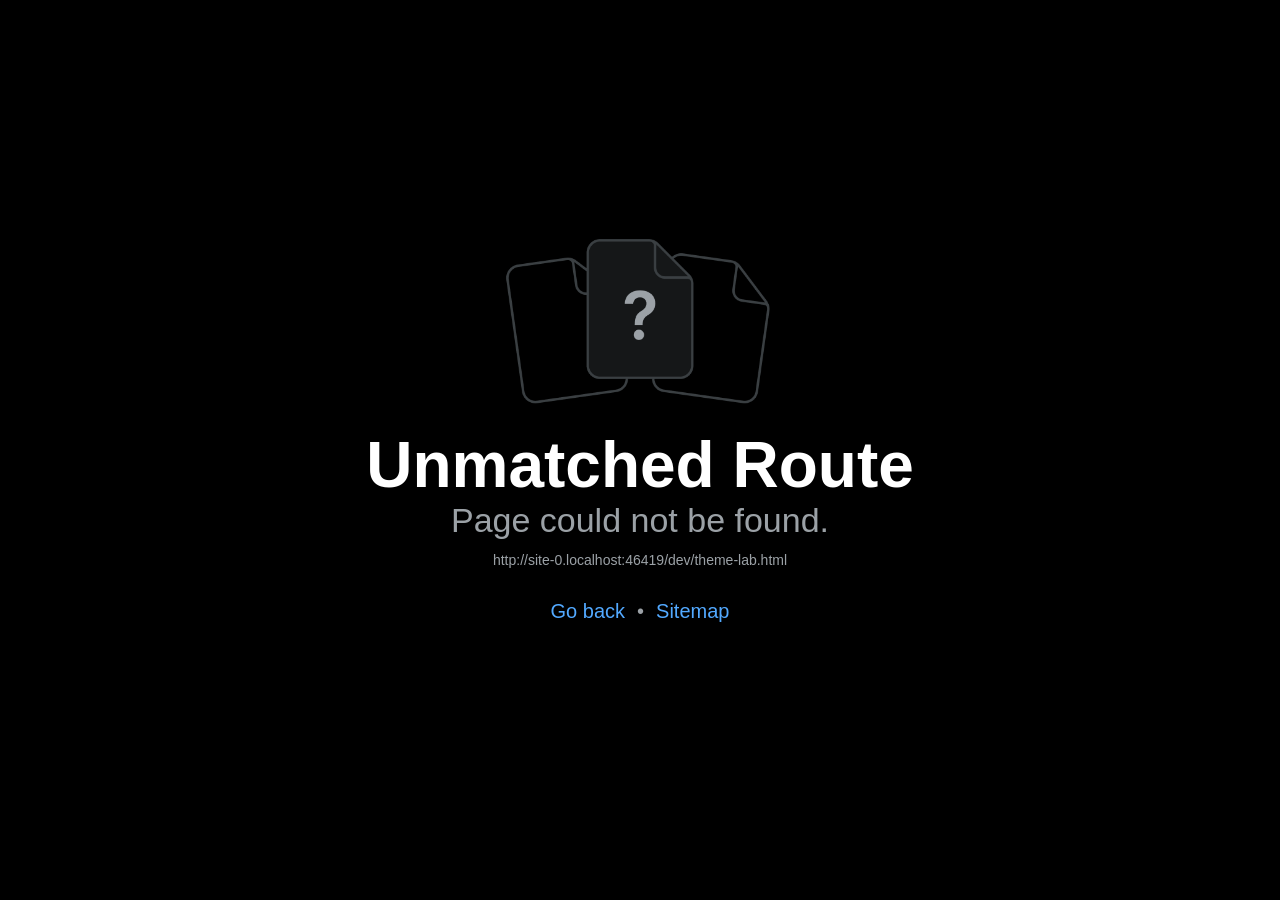
<file: dev/theme-lab.html>
<!DOCTYPE html><html  lang="en"><head><title data-rh="true"></title><meta charSet="utf-8"/><meta name="viewport" content="width=device-width, initial-scale=1, shrink-to-fit=no"/><meta http-equiv="X-UA-Compatible" content="IE=edge"/><style id="expo-reset">#root,body,html{height:100%}body{overflow:hidden}#root{display:flex}</style><style id="react-native-stylesheet">[stylesheet-group="0"]{}
body{margin:0;}
button::-moz-focus-inner,input::-moz-focus-inner{border:0;padding:0;}
html{-ms-text-size-adjust:100%;-webkit-text-size-adjust:100%;-webkit-tap-highlight-color:rgba(0,0,0,0);}
input::-webkit-search-cancel-button,input::-webkit-search-decoration,input::-webkit-search-results-button,input::-webkit-search-results-decoration{display:none;}
[stylesheet-group="1"]{}
.css-11aywtz{-moz-appearance:textfield;-webkit-appearance:none;background-color:rgba(0,0,0,0.00);border-bottom-left-radius:0px;border-bottom-right-radius:0px;border-top-left-radius:0px;border-top-right-radius:0px;border:0 solid black;box-sizing:border-box;font:14px -apple-system,BlinkMacSystemFont,"Segoe UI",Roboto,Helvetica,Arial,sans-serif;margin:0px;padding:0px;resize:none;}
.css-146c3p1{background-color:rgba(0,0,0,0.00);border:0 solid black;box-sizing:border-box;color:rgba(0,0,0,1.00);display:inline;font:14px -apple-system,BlinkMacSystemFont,"Segoe UI",Roboto,Helvetica,Arial,sans-serif;list-style:none;margin:0px;padding:0px;position:relative;text-align:start;text-decoration:none;white-space:pre-wrap;word-wrap:break-word;}
.css-1jxf684{background-color:rgba(0,0,0,0.00);border:0 solid black;box-sizing:border-box;color:inherit;display:inline;font:inherit;list-style:none;margin:0px;padding:0px;position:relative;text-align:inherit;text-decoration:none;white-space:inherit;word-wrap:break-word;}
.css-9pa8cd{bottom:0px;height:100%;left:0px;opacity:0;position:absolute;right:0px;top:0px;width:100%;z-index:-1;}
.css-g5y9jx{align-content:flex-start;align-items:stretch;background-color:rgba(0,0,0,0.00);border:0 solid black;box-sizing:border-box;display:flex;flex-basis:auto;flex-direction:column;flex-shrink:0;list-style:none;margin:0px;min-height:0px;min-width:0px;padding:0px;position:relative;text-decoration:none;z-index:0;}
[stylesheet-group="2"]{}
.r-11mg6pl{border-bottom-color:rgba(255,255,255,1.00);border-left-color:rgba(255,255,255,1.00);border-right-color:rgba(255,255,255,1.00);border-top-color:rgba(255,255,255,1.00);}
.r-136iysn{border-bottom-width:6px;border-left-width:6px;border-right-width:6px;border-top-width:6px;}
.r-13awgt0{flex:1;}
.r-14f9gny{border-bottom-width:4px;border-left-width:4px;border-right-width:4px;border-top-width:4px;}
.r-17ehl8e{flex:1.4;}
.r-1867qdf{border-bottom-left-radius:16px;border-bottom-right-radius:16px;border-top-left-radius:16px;border-top-right-radius:16px;}
.r-1awa8pu{border-bottom-color:rgba(101,119,134,1.00);border-left-color:rgba(101,119,134,1.00);border-right-color:rgba(101,119,134,1.00);border-top-color:rgba(101,119,134,1.00);}
.r-1bq2mok{margin:3px;}
.r-1d4xg89{border-bottom-color:rgba(170,184,194,1.00);border-left-color:rgba(170,184,194,1.00);border-right-color:rgba(170,184,194,1.00);border-top-color:rgba(170,184,194,1.00);}
.r-1dzdj1l{border-bottom-left-radius:10px;border-bottom-right-radius:10px;border-top-left-radius:10px;border-top-right-radius:10px;}
.r-1f0042m{border-bottom-left-radius:5px;border-bottom-right-radius:5px;border-top-left-radius:5px;border-top-right-radius:5px;}
.r-1fdo3w0{margin:16px;}
.r-1fuqb1j{border-bottom-left-radius:24px;border-bottom-right-radius:24px;border-top-left-radius:24px;border-top-right-radius:24px;}
.r-1j16mh1{border-bottom-left-radius:100%;border-bottom-right-radius:100%;border-top-left-radius:100%;border-top-right-radius:100%;}
.r-1jkafct{border-bottom-left-radius:2px;border-bottom-right-radius:2px;border-top-left-radius:2px;border-top-right-radius:2px;}
.r-1jyn79y{border-bottom-color:rgba(0,150,136,1.00);border-left-color:rgba(0,150,136,1.00);border-right-color:rgba(0,150,136,1.00);border-top-color:rgba(0,150,136,1.00);}
.r-1l17iur{border-bottom-left-radius:90px;border-bottom-right-radius:90px;border-top-left-radius:90px;border-top-right-radius:90px;}
.r-1m7mu0x{border-bottom-left-radius:36px;border-bottom-right-radius:36px;border-top-left-radius:36px;border-top-right-radius:36px;}
.r-1pcd2l5{padding:20px;}
.r-1phboty{border-bottom-style:solid;border-left-style:solid;border-right-style:solid;border-top-style:solid;}
.r-1q9bdsx{border-bottom-left-radius:12px;border-bottom-right-radius:12px;border-top-left-radius:12px;border-top-right-radius:12px;}
.r-1qgnhu4{border-bottom-left-radius:80px;border-bottom-right-radius:80px;border-top-left-radius:80px;border-top-right-radius:80px;}
.r-1qsk4np{overflow-x:clip;overflow-y:clip;}
.r-1rf8fdq{border-bottom-width:1.5px;border-left-width:1.5px;border-right-width:1.5px;border-top-width:1.5px;}
.r-1rvyss1{border-bottom-color:rgba(255,255,255,0.20);border-left-color:rgba(255,255,255,0.20);border-right-color:rgba(255,255,255,0.20);border-top-color:rgba(255,255,255,0.20);}
.r-1slz7xr{padding:14px;}
.r-1sp51qo{padding:10px;}
.r-1udh08x{overflow-x:hidden;overflow-y:hidden;}
.r-1uu6nss{padding:5px;}
.r-1xfd6ze{border-bottom-left-radius:8px;border-bottom-right-radius:8px;border-top-left-radius:8px;border-top-right-radius:8px;}
.r-4a18lf{border-bottom-color:rgba(255,0,0,1.00);border-left-color:rgba(255,0,0,1.00);border-right-color:rgba(255,0,0,1.00);border-top-color:rgba(255,0,0,1.00);}
.r-4zvafu{border-bottom-left-radius:26px;border-bottom-right-radius:26px;border-top-left-radius:26px;border-top-right-radius:26px;}
.r-60ke3l{border-bottom-color:rgba(0,128,0,1.00);border-left-color:rgba(0,128,0,1.00);border-right-color:rgba(0,128,0,1.00);border-top-color:rgba(0,128,0,1.00);}
.r-6t2glc{border-bottom-left-radius:40px;border-bottom-right-radius:40px;border-top-left-radius:40px;border-top-right-radius:40px;}
.r-9x6qib{border-bottom-color:rgba(204,214,221,1.00);border-left-color:rgba(204,214,221,1.00);border-right-color:rgba(204,214,221,1.00);border-top-color:rgba(204,214,221,1.00);}
.r-cdmcib{border-bottom-left-radius:3px;border-bottom-right-radius:3px;border-top-left-radius:3px;border-top-right-radius:3px;}
.r-crgep1{margin:0px;}
.r-d045u9{border-bottom-width:2px;border-left-width:2px;border-right-width:2px;border-top-width:2px;}
.r-d23pfw{padding:24px;}
.r-edyy15{padding:8px;}
.r-fx7oqy{border-bottom-color:rgba(0,0,255,1.00);border-left-color:rgba(0,0,255,1.00);border-right-color:rgba(0,0,255,1.00);border-top-color:rgba(0,0,255,1.00);}
.r-kdyh1x{border-bottom-left-radius:6px;border-bottom-right-radius:6px;border-top-left-radius:6px;border-top-right-radius:6px;}
.r-krxsd3{display:-webkit-box;}
.r-nsbfu8{padding:16px;}
.r-rs99b7{border-bottom-width:1px;border-left-width:1px;border-right-width:1px;border-top-width:1px;}
.r-t23y2h{border-bottom-left-radius:14px;border-bottom-right-radius:14px;border-top-left-radius:14px;border-top-right-radius:14px;}
.r-t60dpp{padding:0px;}
.r-tuq35u{padding:4px;}
.r-wg31gx{border-bottom-color:rgba(49,53,56,1.00);border-left-color:rgba(49,53,56,1.00);border-right-color:rgba(49,53,56,1.00);border-top-color:rgba(49,53,56,1.00);}
.r-whuqzp{padding:18px;}
.r-xoduu5{display:inline-flex;}
.r-xyw6el{padding:12px;}
.r-y47klf{border-bottom-left-radius:20px;border-bottom-right-radius:20px;border-top-left-radius:20px;border-top-right-radius:20px;}
.r-ywje51{margin:auto;}
.r-z2wwpe{border-bottom-left-radius:4px;border-bottom-right-radius:4px;border-top-left-radius:4px;border-top-right-radius:4px;}
[stylesheet-group="2.1"]{}
.r-11f147o{padding-bottom:8px;padding-top:8px;}
.r-11gswi8{padding-left:3px;padding-right:3px;}
.r-1559e4e{padding-bottom:2px;padding-top:2px;}
.r-17q4wm6{margin-left:5px;margin-right:5px;}
.r-184id4b{margin-bottom:12px;margin-top:12px;}
.r-18c5d7m{padding-left:6px;padding-right:6px;}
.r-1d7mnkm{padding-bottom:15px;padding-top:15px;}
.r-1e084wi{padding-left:0px;padding-right:0px;}
.r-1mmae3n{padding-bottom:12px;padding-top:12px;}
.r-1ntr0p{padding-left:5px;padding-right:5px;}
.r-1rsorjc{padding-left:36px;padding-right:36px;}
.r-1ubuhtd{padding-left:10px;padding-right:10px;}
.r-1xpp3t0{margin-left:16px;margin-right:16px;}
.r-1yd117h{padding-bottom:7px;padding-top:7px;}
.r-3o4zer{padding-left:12px;padding-right:12px;}
.r-3pj75a{padding-left:16px;padding-right:16px;}
.r-cnw61z{padding-bottom:4px;padding-top:4px;}
.r-cxgwc0{padding-left:24px;padding-right:24px;}
.r-f8sm7e{margin-left:auto;margin-right:auto;}
.r-is05cd{padding-left:8px;padding-right:8px;}
.r-jdiy1a{margin-left:11px;margin-right:11px;}
.r-jusfrs{margin-left:12px;margin-right:12px;}
.r-n5f61p{margin-bottom:3px;margin-top:3px;}
.r-n7gxbd{padding-left:4px;padding-right:4px;}
.r-u9wvl5{padding-left:20px;padding-right:20px;}
.r-ugi1tw{padding-left:5%;padding-right:5%;}
.r-vuvdlw{padding-bottom:6px;padding-top:6px;}
.r-w7s2jr{padding-bottom:16px;padding-top:16px;}
.r-xjggfu{padding-bottom:3px;padding-top:3px;}
.r-ytbthy{padding-bottom:10px;padding-top:10px;}
[stylesheet-group="2.2"]{}
.r-10s2tm5{left:0%;}
.r-16o8guy{right:100%;}
.r-1a11zyx{margin-right:12px;}
.r-1cwvpvk{margin-left:12px;}
.r-1e97lx8{margin-right:3px;}
.r-1euzeng{padding-left:24px;}
.r-1g4tz6n{margin-right:-14.5px;}
.r-1h31txp{padding-right:16px;}
.r-1lhn9r{margin-left:-14.5px;}
.r-1sqnqi2{margin-left:3px;}
.r-1vl2501{padding-right:24px;}
.r-9mo606{margin-right:10px;}
.r-c59us2{left:-3px;}
.r-dqe1q{right:0%;}
.r-qb41rp{margin-right:5px;}
.r-rci37q{left:100%;}
.r-uhung1{margin-left:10px;}
.r-vpmibe{right:-3px;}
.r-w67my2{padding-left:16px;}
.r-wizibn{margin-left:5px;}
[stylesheet-group="3"]{}
.r-102gzdx{height:52px;}
.r-105ug2t{pointer-events:auto!important;}
.r-10ptun7{height:16px;}
.r-10v3vxq{transform:scaleX(-1);}
.r-10x49cs{font-size:10px;}
.r-10xqauy{padding-top:env(safe-area-inset-top);}
.r-11j9u27{visibility:hidden;}
.r-11mpjr4{background-color:rgba(223,223,223,1.00);}
.r-11udlyb{background-color:rgba(0,150,136,1.00);}
.r-11v9fek{min-width:180px;}
.r-11yh6sk{overflow-x:hidden;}
.r-12f6czt{top:17px;}
.r-12sm5po{letter-spacing:-0.3px;}
.r-12vffkv>* {pointer-events:auto;}
.r-12vffkv{pointer-events:none!important;}
.r-132bva{height:180px;}
.r-135wba7{line-height:24px;}
.r-13aq9py{animation-name:r-1iq689l;}
.r-13hce6t{margin-left:4px;}
.r-13qz1uu{width:100%;}
.r-13tjlyg{transition-duration:0.1s;}
.r-1472mwg{height:24px;}
.r-14gqq1x{margin-top:4px;}
.r-14lw9ot{background-color:rgba(255,255,255,1.00);}
.r-14sbq61{background-color:rgba(33,150,243,1.00);}
.r-14yzgew{line-height:18px;}
.r-150rngu{-webkit-overflow-scrolling:touch;}
.r-15zivkp{margin-bottom:4px;}
.r-16eto9q{width:12px;}
.r-16krg75{letter-spacing:-1px;}
.r-16pcm1t{gap:20px;}
.r-16y2uox{flex-grow:1;}
.r-173mn98{align-self:flex-end;}
.r-173mzie{transform:scaleY(-1);}
.r-1777fci{justify-content:center;}
.r-17bb2tj{animation-duration:0.75s;}
.r-17leim2{background-repeat:repeat;}
.r-17s6mgv{justify-content:flex-end;}
.r-17tb59b{opacity:0.7;}
.r-17tloay{opacity:0.6;}
.r-17u3ijr{background-color:rgba(155,161,166,0.27);}
.r-184en5c{z-index:1;}
.r-18nhz7w{top:-3px;}
.r-18u1ve8{color:rgba(255,255,255,0.40);}
.r-18u37iz{flex-direction:row;}
.r-19oahor{font-size:64px;}
.r-19qrga8{margin-top:3px;}
.r-19wmn03{width:20px;}
.r-19z077z{touch-action:none;}
.r-1a2p6p6{-webkit-text-decoration-style:solid;text-decoration-style:solid;}
.r-1a7l8x0{color:rgba(255,255,255,0.60);}
.r-1abnn5w{animation-play-state:paused;}
.r-1acpoxo{width:36px;}
.r-1aiqnjv{font-family:monospace,monospace;}
.r-1aockid{width:40px;}
.r-1awozwy{align-items:center;}
.r-1ay1djp{animation-duration:1s;}
.r-1b43r93{font-size:14px;}
.r-1blnp2b{width:72px;}
.r-1bymd8e{margin-top:2px;}
.r-1c6unfx{forced-color-adjust:none;}
.r-1c85bru{width:270px;}
.r-1cmwbt1{gap:8px;}
.r-1cvj4g8{margin-top:1px;}
.r-1d2f490{left:0px;}
.r-1d5kdc7{flex-direction:column-reverse;}
.r-1ddef8g{-webkit-text-decoration-line:underline;text-decoration-line:underline;}
.r-1dernwh{height:70%;}
.r-1dpkw9{letter-spacing:0.3px;}
.r-1e6yznf{margin-top:-6px;}
.r-1ei5mc7{cursor:inherit;}
.r-1ej1qmr{top:20px;}
.r-1enofrn{font-size:12px;}
.r-1euycsn{flex-direction:row-reverse;}
.r-1ewcgjf{box-shadow:0px 1px 3px rgba(0,0,0,0.5);}
.r-1f529hi{line-height:14px;}
.r-1fdih9r{gap:24px;}
.r-1ff274t{text-align:right;}
.r-1ffj0ar{background-color:rgba(0,0,0,0.40);}
.r-1g80hic{opacity:0.8;}
.r-1ge9hsw{max-width:960px;}
.r-1ghxqbu{font-variant:tabular-nums;}
.r-1gkfh8e{font-size:11px;}
.r-1gwld19{min-width:100px;}
.r-1h0z5md{justify-content:flex-start;}
.r-1habvwh{align-items:flex-start;}
.r-1i10wst{font-size:18px;}
.r-1i6wzkk{-moz-transition-property:opacity;-webkit-transition-property:opacity;transition-property:opacity;}
.r-1i71y14{gap:14px;}
.r-1ifxtd0{margin-bottom:16px;}
.r-1ikidpy{letter-spacing:0.5px;}
.r-1iln25a{word-wrap:normal;}
.r-1inkyih{font-size:17px;}
.r-1iusvr4{flex-basis:0px;}
.r-1iww7jx{width:28px;}
.r-1janqcz{width:16px;}
.r-1jg9483{width:8px;}
.r-1jkjb{margin-left:8px;}
.r-1jnkns4{gap:0px;}
.r-1kb76zh{margin-right:8px;}
.r-1kfrs79{font-weight:600;}
.r-1kihuf0{align-self:center;}
.r-1knelpx{padding-top:20px;}
.r-1kz6sp{width:52px;}
.r-1l7z4oj{padding-bottom:16px;}
.r-1ld3bg{top:-4px;}
.r-1ldzwu0{animation-timing-function:linear;}
.r-1loqt21{cursor:pointer;}
.r-1mlwlqe{flex-basis:auto;}
.r-1mrlafo{background-position:0;}
.r-1muvv40{animation-iteration-count:infinite;}
.r-1niwhzg{background-color:rgba(0,0,0,0.00);}
.r-1nlw0im{bottom:8px;}
.r-1no09lo{margin-top:28px;}
.r-1nxhmzv{margin-bottom:28px;}
.r-1ny4l3l{outline-style:none;}
.r-1ocf4r9{scroll-snap-type:y mandatory;}
.r-1oji4za{width:30%;}
.r-1onu96p{border-curve:continuous;}
.r-1or9b2r{height:10px;}
.r-1oszu61{align-items:stretch;}
.r-1otgn73{touch-action:manipulation;}
.r-1ozqkpa{text-transform:capitalize;}
.r-1p0dtai{bottom:0px;}
.r-1pi2tsx{height:100%;}
.r-1pm8pkb{font-family:Courier;}
.r-1qd0xha{font-family:-apple-system,BlinkMacSystemFont,"Segoe UI",Roboto,Helvetica,Arial,sans-serif;}
.r-1qulhi1{animation-name:r-1pzkwqh;}
.r-1r4fvd0{color:rgba(82,169,255,1.00);}
.r-1r74h94{left:8px;}
.r-1r8g8re{height:36px;}
.r-1ra0lkn{font-size:30px;}
.r-1rnoaur{overflow-y:auto;}
.r-1rqp49e{color:rgba(255,255,255,0.50);}
.r-1sg8ghl{z-index:1000;}
.r-1ssbvtb{gap:12px;}
.r-1sxrcry{background-size:auto;}
.r-1udbk01{text-overflow:ellipsis;}
.r-1ugchlj{height:44px;}
.r-1ui5ee8{font-size:32px;}
.r-1uwte3a{padding-bottom:40px;}
.r-1vr29t4{font-weight:800;}
.r-1w6e6rj{flex-wrap:wrap;}
.r-1wbh5a2{flex-shrink:1;}
.r-1wtj0ep{justify-content:space-between;}
.r-1wyvozj{left:50%;}
.r-1wyyakw{z-index:-1;}
.r-1wzrnnt{margin-top:16px;}
.r-1x35g6{font-size:24px;}
.r-1xbve24{height:6px;}
.r-1xcajam{position:fixed;}
.r-1xnzce8{-moz-user-select:text;-webkit-user-select:text;user-select:text;}
.r-1xpsq9i{box-shadow:0px 3px 3px rgba(0, 0, 0, 0.33);}
.r-1xzupcd{width:13px;}
.r-1yef0xd{animation-name:r-11cv4x;}
.r-2eszeu::-webkit-scrollbar{display:none}
.r-2eszeu{scrollbar-width:none;}
.r-30o5oe{-moz-appearance:none;-ms-appearance:none;-webkit-appearance:none;appearance:none;}
.r-356f0p{letter-spacing:0.35px;}
.r-36ujnk{font-style:italic;}
.r-3da1kt{height:8px;}
.r-3ew84i{width:160px;}
.r-3i2nvb{font-size:36px;}
.r-3mc0re{right:8px;}
.r-3s2u2q{white-space:nowrap;}
.r-417010{z-index:0;}
.r-4gszlv{background-size:cover;}
.r-4mshu{margin-left:-12px;}
.r-4v7adb{height:5px;}
.r-5kkj8d{border-top-width:1px;}
.r-5oul0u{margin-bottom:8px;}
.r-5soawk{width:10px;}
.r-5zqcb5{color:rgba(255,255,255,0.70);}
.r-60vfwk{min-width:1px;}
.r-633pao>* {pointer-events:none;}
.r-633pao{pointer-events:none!important;}
.r-6dt33c{opacity:1;}
.r-6gpygo{margin-bottom:12px;}
.r-6taxm2:-ms-input-placeholder{color:var(--placeholderTextColor);opacity:1;}
.r-6taxm2::-moz-placeholder{color:var(--placeholderTextColor);opacity:1;}
.r-6taxm2::-webkit-input-placeholder{color:var(--placeholderTextColor);opacity:1;}
.r-6taxm2::placeholder{color:var(--placeholderTextColor);opacity:1;}
.r-6vrn8a{letter-spacing:4px;}
.r-726pan{width:31px;}
.r-76blku{height:21px;}
.r-7cikom{font-size:inherit;}
.r-7q8q6z{cursor:default;}
.r-87bcf5{font-size:80px;}
.r-8akbws{-webkit-box-orient:vertical;}
.r-8ay8q1{letter-spacing:0.1px;}
.r-8hc5te{width:6px;}
.r-95jzfe{padding-top:16px;}
.r-97e31f{padding-bottom:env(safe-area-inset-bottom);}
.r-9aw3ui{gap:4px;}
.r-9daxd3{animation-duration:250ms;}
.r-a023e6{font-size:15px;}
.r-adyw6z{font-size:20px;}
.r-agouwx{transform:translateZ(0);}
.r-ah5dr5>* {pointer-events:none;}
.r-ah5dr5{pointer-events:auto!important;}
.r-aruset{font-weight:200;}
.r-atnv13{height:160px;}
.r-b88u0q{font-weight:700;}
.r-b8lwoo{width:100px;}
.r-bi4vy9{transform:translateY(100%);}
.r-bt1l66{min-height:20px;}
.r-buy8e9{overflow-y:hidden;}
.r-bv2aro{padding-left:env(safe-area-inset-left);}
.r-c68hjy{color:rgba(161,161,161,1.00);}
.r-cfp7ip{width:60px;}
.r-cpa5s6{scroll-snap-align:start;}
.r-cqee49{color:rgba(0,0,0,1.00);}
.r-ctyi22{left:20px;}
.r-dkge59{background-color:rgba(170,184,194,1.00);}
.r-dnmrzs{max-width:100%;}
.r-dqa1tq{width:180px;}
.r-eafdt9{transition-duration:0.15s;}
.r-ebwn4k{animation-name:r-q67da2;}
.r-ehq7j7{background-size:contain;}
.r-eqz5dr{flex-direction:column;}
.r-eu3ka{height:40px;}
.r-evnaw{font-size:22px;}
.r-f1odvy{margin-bottom:6px;}
.r-f4gmv6{gap:16px;}
.r-fdjqy7{text-align:left;}
.r-g3mlsw{animation-name:r-t2lo5v;}
.r-ghxds0{transform:translateY(0%);}
.r-gtdqiz{position:-webkit-sticky;position:sticky;}
.r-h0d30l{height:28px;}
.r-h3s6tt{height:48px;}
.r-hbpseb{line-height:22px;}
.r-hh7wl0{color:rgba(230,57,70,1.00);}
.r-howw7u{color:rgba(255,0,0,1.00);}
.r-hxflta{padding-right:env(safe-area-inset-right);}
.r-icoktb{opacity:0.5;}
.r-icto9i{letter-spacing:-0.5px;}
.r-ipm5af{top:0px;}
.r-jwli3a{color:rgba(255,255,255,1.00);}
.r-k200y{align-self:flex-start;}
.r-k8qxaj{padding-bottom:20px;}
.r-kc8jnq{margin-top:6px;}
.r-kemksi{background-color:rgba(0,0,0,1.00);}
.r-kizejy{color:rgba(155,161,166,1.00);}
.r-knv0ih{margin-top:8px;}
.r-leqjx2{animation-timing-function:cubic-bezier(0.215, 0.61, 0.355, 1);}
.r-lltvgl{overflow-x:auto;}
.r-lpb231{height:168px;}
.r-lrsllp{width:24px;}
.r-lrvibr{-moz-user-select:none;-webkit-user-select:none;user-select:none;}
.r-m5arl1{width:2px;}
.r-majxgm{font-weight:500;}
.r-mfh4gg{scroll-snap-type:x mandatory;}
.r-mhe3cw{z-index:10;}
.r-mro3nb{background-color:rgba(21,23,24,1.00);}
.r-n6v787{font-size:13px;}
.r-nyc15k{font-size:44px;}
.r-o4n3w5{width:23px;}
.r-o52ifk{height:100px;}
.r-obd0qt{align-items:flex-end;}
.r-ojf8lh{gap:6px;}
.r-orgf3d{opacity:0;}
.r-ovu0ai{font-weight:900;}
.r-peo1c{min-height:44px;}
.r-q4m81j{text-align:center;}
.r-qfi6ny{top:30000px;}
.r-qklmqi{border-bottom-width:1px;}
.r-qn3fzs{padding-bottom:24px;}
.r-r5vmyo{z-index:1002;}
.r-rjixqe{line-height:20px;}
.r-rs94m5{background-image:url("[data-uri]");}
.r-rwqe4o{width:48px;}
.r-s62m2j{animation-timing-function:cubic-bezier(0.47, 0, 0.745, 0.715);}
.r-s67bdx{font-size:48px;}
.r-sfbmgh{z-index:9999;}
.r-so7y2g{line-height:64px;}
.r-tbmifm{height:12px;}
.r-tskmnb{padding-top:8px;}
.r-tsynxw{text-transform:uppercase;}
.r-u6sd8q{background-repeat:no-repeat;}
.r-u8s1d{position:absolute;}
.r-u92y06{background-color:rgba(255,165,0,1.00);}
.r-uaa2di{gap:10px;}
.r-ubezar{font-size:16px;}
.r-ud0q2t{letter-spacing:1px;}
.r-uho16t{font-size:34px;}
.r-usgzl9{width:44px;}
.r-vacyoi{padding-bottom:64px;}
.r-van48c{caret-color:transparent;}
.r-vboj7i{top:-7px;}
.r-vmopo1{padding-top:2px;}
.r-vvn4in{background-position:center;}
.r-vw2c0b{font-weight:bold;}
.r-wfqgy4{transition-duration:100ms;}
.r-ws9h79{left:4px;}
.r-wy61xf{height:72px;}
.r-x11e5r{font-family:SFMono-Regular, Menlo, Monaco, Consolas, "Liberation Mono", "Courier New", monospace;}
.r-x3cy2q{background-size:100% 100%;}
.r-xb2eav{font-size:40px;}
.r-xd6kpl{padding-bottom:8px;}
.r-xx3c9p{animation-name:r-imtty0;}
.r-y7v2we{background-color:rgba(32,36,37,1.00);}
.r-yie26v{z-index:1001;}
.r-ytfskt{min-width:90px;}
.r-z5qs1h{gap:2px;}
.r-z80fyv{height:20px;}
.r-zchlnj{right:0px;}
.r-zz5t5d{font-size:28px;}
@-webkit-keyframes r-11cv4x{0%{transform:rotate(0deg);}100%{transform:rotate(360deg);}}
@-webkit-keyframes r-1iq689l{0%{transform:translateY(0%);}100%{transform:translateY(100%);}}
@-webkit-keyframes r-1pzkwqh{0%{transform:translateY(100%);}100%{transform:translateY(0%);}}
@-webkit-keyframes r-imtty0{0%{opacity:0;}100%{opacity:1;}}
@-webkit-keyframes r-q67da2{0%{transform:translateX(-100%);}100%{transform:translateX(400%);}}
@-webkit-keyframes r-t2lo5v{0%{opacity:1;}100%{opacity:0;}}
@keyframes r-11cv4x{0%{transform:rotate(0deg);}100%{transform:rotate(360deg);}}
@keyframes r-1iq689l{0%{transform:translateY(0%);}100%{transform:translateY(100%);}}
@keyframes r-1pzkwqh{0%{transform:translateY(100%);}100%{transform:translateY(0%);}}
@keyframes r-imtty0{0%{opacity:0;}100%{opacity:1;}}
@keyframes r-q67da2{0%{transform:translateX(-100%);}100%{transform:translateX(400%);}}
@keyframes r-t2lo5v{0%{opacity:1;}100%{opacity:0;}}</style><script type="module">globalThis.__EXPO_ROUTER_HYDRATE__=true;</script><link rel="preload" href="/_expo/static/css/web-81eb65a707702dcc46a33d8c5acd8491.css" as="style"><link rel="stylesheet" href="/_expo/static/css/web-81eb65a707702dcc46a33d8c5acd8491.css"><link rel="icon" href="/favicon.ico" /></head><body><div id="root"><div class="css-g5y9jx r-13awgt0"><!--$--><div class="css-g5y9jx" style="flex:1;--color-primary:#E63946;--color-background:#F0F2F5;--color-surface:#FFFFFF;--color-foreground:#0F0F1A;--color-muted:#6B7280;--color-border:#E5E7EB;--color-success:#22C55E;--color-warning:#F59E0B;--color-error:#EF4444"><div class="css-g5y9jx r-13awgt0"><div class="css-g5y9jx" style="flex:1"><div style="position:absolute;left:0;right:0;top:0;bottom:0;pointer-events:none;visibility:hidden"></div><div class="css-g5y9jx r-13awgt0"><div aria-hidden="true" class="css-g5y9jx r-13awgt0 r-1p0dtai r-1d2f490 r-u8s1d r-zchlnj r-ipm5af" style="background-color:rgba(242,242,242,1.00);display:none"><div class="css-g5y9jx r-13awgt0"><div class="css-g5y9jx r-13awgt0"><!--$--><div style="position:absolute;left:0;right:0;top:0;bottom:0;pointer-events:none;visibility:hidden"></div><div class="css-g5y9jx r-13awgt0" style="flex-direction:column"><div class="css-g5y9jx r-13awgt0 r-1udh08x"><div class="css-g5y9jx r-1p0dtai r-1d2f490 r-u8s1d r-zchlnj r-ipm5af" style="z-index:0"><div class="css-g5y9jx r-13awgt0" style="background-color:rgba(242,242,242,1.00)"><div class="css-g5y9jx r-13awgt0"><!--$--><div class="css-g5y9jx flex-1 bg-background"><div class="css-g5y9jx flex-1" style="padding-top:0px;padding-right:0px;padding-bottom:0px;padding-left:0px"><div class="css-g5y9jx flex-1"><div class="css-g5y9jx r-150rngu r-eqz5dr r-16y2uox r-1wbh5a2 r-11yh6sk r-1rnoaur r-agouwx r-2eszeu" style="flex:1"><div class="css-g5y9jx" style="padding-bottom:24px"><div class="css-g5y9jx r-f4gmv6 r-qn3fzs r-u9wvl5 r-95jzfe" style="background-color:rgba(26,26,46,1.00)"><div class="css-g5y9jx r-1awozwy r-18u37iz r-1wtj0ep"><div class="css-g5y9jx"><div dir="auto" class="css-146c3p1 r-n6v787 r-majxgm r-1dpkw9" style="color:rgba(107,114,128,1.00)">Welcome back, Coach</div><div dir="auto" class="css-146c3p1 r-1x35g6 r-1vr29t4 r-icto9i" style="color:rgba(255,255,255,1.00)">Pierce<!-- -->&#x27;s Training</div></div><div class="css-g5y9jx r-1mlwlqe r-1udh08x r-417010 r-1q9bdsx r-h3s6tt r-rwqe4o"><div class="css-g5y9jx r-1niwhzg r-vvn4in r-u6sd8q r-1p0dtai r-1pi2tsx r-1d2f490 r-u8s1d r-zchlnj r-ipm5af r-13qz1uu r-1wyyakw r-4gszlv"></div></div></div><div class="css-g5y9jx r-1awozwy r-1867qdf r-1ssbvtb r-nsbfu8" style="background-color:rgba(255,255,255,0.08)"><div class="css-g5y9jx r-1awozwy r-ojf8lh"><div class="css-g5y9jx r-1awozwy r-z2wwpe r-18u37iz r-1wtj0ep r-1udh08x r-is05cd" style="height:40px;width:300px;background-color:rgba(255,255,255,1.00);border-top-color:rgba(204,204,204,1.00);border-right-color:rgba(204,204,204,1.00);border-bottom-color:rgba(204,204,204,1.00);border-left-color:rgba(204,204,204,1.00);border-top-width:1.5px;border-right-width:1.5px;border-bottom-width:1.5px;border-left-width:1.5px"><div class="css-g5y9jx r-cdmcib r-1wyvozj r-4mshu r-u8s1d" style="height:40px;width:32px;background-color:rgba(240,240,240,1.00);border-top-color:rgba(204,204,204,1.00);border-right-color:rgba(204,204,204,1.00);border-bottom-color:rgba(204,204,204,1.00);border-left-color:rgba(204,204,204,1.00);border-top-width:1.5px;border-right-width:1.5px;border-bottom-width:1.5px;border-left-width:1.5px"></div><div class="css-g5y9jx r-1awozwy r-18u37iz r-z5qs1h r-u8s1d r-3mc0re" style="height:40px"><div class="css-g5y9jx r-1jkafct" style="width:22px;height:32px;background-color:rgba(0,0,0,0.00);border-top-color:rgba(0,0,0,1.00);border-right-color:rgba(0,0,0,1.00);border-bottom-color:rgba(0,0,0,1.00);border-left-color:rgba(0,0,0,1.00);border-top-width:1px;border-right-width:1px;border-bottom-width:1px;border-left-width:1px;opacity:0.3"></div><div class="css-g5y9jx r-1jkafct" style="width:22px;height:32px;background-color:rgba(0,0,0,0.00);border-top-color:rgba(0,0,0,1.00);border-right-color:rgba(0,0,0,1.00);border-bottom-color:rgba(0,0,0,1.00);border-left-color:rgba(0,0,0,1.00);border-top-width:1px;border-right-width:1px;border-bottom-width:1px;border-left-width:1px;opacity:0.3"></div><div class="css-g5y9jx r-1jkafct" style="width:22px;height:32px;background-color:rgba(0,0,0,0.00);border-top-color:rgba(0,0,0,1.00);border-right-color:rgba(0,0,0,1.00);border-bottom-color:rgba(0,0,0,1.00);border-left-color:rgba(0,0,0,1.00);border-top-width:1px;border-right-width:1px;border-bottom-width:1px;border-left-width:1px;opacity:0.3"></div><div class="css-g5y9jx r-1jkafct" style="width:22px;height:32px;background-color:rgba(0,0,0,0.00);border-top-color:rgba(0,0,0,1.00);border-right-color:rgba(0,0,0,1.00);border-bottom-color:rgba(0,0,0,1.00);border-left-color:rgba(0,0,0,1.00);border-top-width:1px;border-right-width:1px;border-bottom-width:1px;border-left-width:1px;opacity:0.3"></div></div></div><div dir="auto" class="css-146c3p1 r-b88u0q r-1ikidpy" style="font-size:16px;color:rgba(51,51,51,1.00)">White Belt</div></div><div class="css-g5y9jx r-1awozwy r-1cmwbt1"><div dir="auto" class="css-146c3p1 r-n6v787 r-majxgm r-q4m81j" style="color:rgba(255,255,255,0.70)">Body movement, safety, and fun</div><div class="css-g5y9jx r-1awozwy r-18u37iz r-ojf8lh"><div class="css-g5y9jx r-1f0042m r-1or9b2r r-5soawk" style="background-color:rgba(255,255,255,0.20)"></div><div class="css-g5y9jx r-1f0042m r-1or9b2r r-5soawk" style="background-color:rgba(255,255,255,0.20)"></div><div class="css-g5y9jx r-1f0042m r-1or9b2r r-5soawk" style="background-color:rgba(255,255,255,0.20)"></div><div class="css-g5y9jx r-1f0042m r-1or9b2r r-5soawk" style="background-color:rgba(255,255,255,0.20)"></div><div dir="auto" class="css-146c3p1 r-1enofrn r-majxgm r-13hce6t" style="color:rgba(255,255,255,0.60)">0<!-- -->/4 stripes</div></div></div></div></div><div class="css-g5y9jx r-18u37iz r-uaa2di r-3pj75a r-95jzfe"><div class="css-g5y9jx r-1awozwy r-t23y2h r-rs99b7 r-13awgt0 r-9aw3ui r-xyw6el" style="background-color:rgba(255,255,255,1.00);border-top-color:rgba(229,231,235,1.00);border-right-color:rgba(229,231,235,1.00);border-bottom-color:rgba(229,231,235,1.00);border-left-color:rgba(229,231,235,1.00)"><div dir="auto" class="css-146c3p1 r-adyw6z">🥋</div><div dir="auto" class="css-146c3p1 r-adyw6z r-1vr29t4" style="color:rgba(15,15,26,1.00)">0</div><div dir="auto" class="css-146c3p1 r-1gkfh8e r-1kfrs79 r-1ikidpy r-tsynxw" style="color:rgba(107,114,128,1.00)">Sessions</div></div><div class="css-g5y9jx r-1awozwy r-t23y2h r-rs99b7 r-13awgt0 r-9aw3ui r-xyw6el" style="background-color:rgba(255,255,255,1.00);border-top-color:rgba(229,231,235,1.00);border-right-color:rgba(229,231,235,1.00);border-bottom-color:rgba(229,231,235,1.00);border-left-color:rgba(229,231,235,1.00)"><div dir="auto" class="css-146c3p1 r-adyw6z">🔥</div><div dir="auto" class="css-146c3p1 r-adyw6z r-1vr29t4" style="color:rgba(15,15,26,1.00)">0d</div><div dir="auto" class="css-146c3p1 r-1gkfh8e r-1kfrs79 r-1ikidpy r-tsynxw" style="color:rgba(107,114,128,1.00)">Streak</div></div><div class="css-g5y9jx r-1awozwy r-t23y2h r-rs99b7 r-13awgt0 r-9aw3ui r-xyw6el" style="background-color:rgba(255,255,255,1.00);border-top-color:rgba(229,231,235,1.00);border-right-color:rgba(229,231,235,1.00);border-bottom-color:rgba(229,231,235,1.00);border-left-color:rgba(229,231,235,1.00)"><div dir="auto" class="css-146c3p1 r-adyw6z">⭐</div><div dir="auto" class="css-146c3p1 r-adyw6z r-1vr29t4" style="color:rgba(15,15,26,1.00)">0</div><div dir="auto" class="css-146c3p1 r-1gkfh8e r-1kfrs79 r-1ikidpy r-tsynxw" style="color:rgba(107,114,128,1.00)">XP</div></div></div><div class="css-g5y9jx r-uaa2di r-3pj75a r-1knelpx"><div dir="auto" class="css-146c3p1 r-1i10wst r-b88u0q r-12sm5po" style="color:rgba(15,15,26,1.00)">Quick Start</div><div class="css-g5y9jx r-18u37iz r-uaa2di"><div tabindex="0" class="css-g5y9jx r-1i6wzkk r-lrvibr r-1loqt21 r-1otgn73 r-1awozwy r-1867qdf r-17ehl8e r-ojf8lh r-1777fci r-nsbfu8" style="background-color:rgba(230,57,70,1.00);transition-duration:0s"><div dir="auto" class="css-146c3p1"></div><div dir="auto" class="css-146c3p1 r-jwli3a r-ubezar r-b88u0q">Start Session</div><div dir="auto" class="css-146c3p1 r-5zqcb5 r-1enofrn r-majxgm">30-min plan ready</div></div><div class="css-g5y9jx r-13awgt0 r-uaa2di"><div tabindex="0" class="css-g5y9jx r-1i6wzkk r-lrvibr r-1loqt21 r-1otgn73 r-1awozwy r-t23y2h r-rs99b7 r-13awgt0 r-9aw3ui r-1777fci r-xyw6el" style="background-color:rgba(255,255,255,1.00);border-top-color:rgba(229,231,235,1.00);border-right-color:rgba(229,231,235,1.00);border-bottom-color:rgba(229,231,235,1.00);border-left-color:rgba(229,231,235,1.00);transition-duration:0s"><div dir="auto" class="css-146c3p1"></div><div dir="auto" class="css-146c3p1 r-1enofrn r-1kfrs79" style="color:rgba(15,15,26,1.00)">Curriculum</div></div><div tabindex="0" class="css-g5y9jx r-1i6wzkk r-lrvibr r-1loqt21 r-1otgn73 r-1awozwy r-t23y2h r-rs99b7 r-13awgt0 r-9aw3ui r-1777fci r-xyw6el" style="background-color:rgba(255,255,255,1.00);border-top-color:rgba(229,231,235,1.00);border-right-color:rgba(229,231,235,1.00);border-bottom-color:rgba(229,231,235,1.00);border-left-color:rgba(229,231,235,1.00);transition-duration:0s"><div dir="auto" class="css-146c3p1"></div><div dir="auto" class="css-146c3p1 r-1enofrn r-1kfrs79" style="color:rgba(15,15,26,1.00)">Progress</div></div></div></div></div><div class="css-g5y9jx r-uaa2di r-3pj75a r-1knelpx"><div dir="auto" class="css-146c3p1 r-1i10wst r-b88u0q r-12sm5po" style="color:rgba(15,15,26,1.00)">Up Next</div><div tabindex="0" class="css-g5y9jx r-1i6wzkk r-lrvibr r-1loqt21 r-1otgn73 r-1867qdf r-rs99b7 r-1cmwbt1 r-nsbfu8" style="background-color:rgba(255,255,255,1.00);border-top-color:rgba(229,231,235,1.00);border-right-color:rgba(229,231,235,1.00);border-bottom-color:rgba(229,231,235,1.00);border-left-color:rgba(229,231,235,1.00);transition-duration:0s"><div class="css-g5y9jx r-k200y r-1xfd6ze r-cnw61z r-1ubuhtd" style="background-color:rgba(230,57,70,0.13)"><div dir="auto" class="css-146c3p1 r-hh7wl0 r-1gkfh8e r-b88u0q r-1ikidpy">WHITE</div></div><div dir="auto" class="css-146c3p1 r-1inkyih r-b88u0q" style="color:rgba(15,15,26,1.00)">First Day on the Mat</div><div dir="auto" class="css-146c3p1 r-8akbws r-krxsd3 r-dnmrzs r-1qsk4np r-1udbk01 r-1b43r93 r-rjixqe" style="-webkit-line-clamp:2;color:rgba(107,114,128,1.00)">Welcome to BJJ! Learn how to move safely and have fun on the mat.</div><div class="css-g5y9jx r-1awozwy r-18u37iz r-1wtj0ep r-14gqq1x"><div class="css-g5y9jx r-1awozwy r-18u37iz r-9aw3ui"><div dir="auto" class="css-146c3p1"></div><div dir="auto" class="css-146c3p1 r-n6v787 r-majxgm" style="color:rgba(107,114,128,1.00)">2<!-- --> drills</div></div><div dir="auto" class="css-146c3p1"></div></div></div></div><div class="css-g5y9jx r-uaa2di r-3pj75a r-1knelpx"><div dir="auto" class="css-146c3p1 r-1i10wst r-b88u0q r-12sm5po" style="color:rgba(15,15,26,1.00)">Stripe Progress</div><div class="css-g5y9jx r-1867qdf r-rs99b7 r-1ssbvtb r-nsbfu8" style="background-color:rgba(255,255,255,1.00);border-top-color:rgba(229,231,235,1.00);border-right-color:rgba(229,231,235,1.00);border-bottom-color:rgba(229,231,235,1.00);border-left-color:rgba(229,231,235,1.00)"><div class="css-g5y9jx r-1awozwy r-18u37iz r-1wtj0ep"><div dir="auto" class="css-146c3p1 r-13awgt0 r-a023e6 r-1kfrs79" style="color:rgba(15,15,26,1.00)">4 stripes to next belt</div><div dir="auto" class="css-146c3p1 r-1i10wst r-1vr29t4" style="color:rgba(230,57,70,1.00)">0<!-- -->/4</div></div><div class="css-g5y9jx r-z2wwpe r-3da1kt r-1udh08x" style="background-color:rgba(229,231,235,1.00)"><div class="css-g5y9jx r-z2wwpe r-1pi2tsx" style="background-color:rgba(212,175,55,1.00);width:0%"></div></div></div></div><div class="css-g5y9jx r-uaa2di r-3pj75a r-1knelpx"><div dir="auto" class="css-146c3p1 r-1i10wst r-b88u0q r-12sm5po" style="color:rgba(15,15,26,1.00)">Coach Tools</div><div class="css-g5y9jx r-1867qdf r-rs99b7 r-1cmwbt1 r-nsbfu8" style="background-color:rgba(255,255,255,1.00);border-top-color:rgba(229,231,235,1.00);border-right-color:rgba(229,231,235,1.00);border-bottom-color:rgba(229,231,235,1.00);border-left-color:rgba(229,231,235,1.00)"><div dir="auto" class="css-146c3p1 r-ubezar r-b88u0q" style="color:rgba(15,15,26,1.00)">Award a Stripe</div><div dir="auto" class="css-146c3p1 r-1b43r93 r-rjixqe" style="color:rgba(107,114,128,1.00)">Pierce has trained hard and earned it? Tap to award a stripe.</div><div tabindex="0" class="css-g5y9jx r-1i6wzkk r-lrvibr r-1loqt21 r-1otgn73 r-1awozwy r-1q9bdsx r-14gqq1x r-1slz7xr" style="background-color:rgba(212,175,55,1.00);opacity:1;transition-duration:0s"><div dir="auto" class="css-146c3p1 r-a023e6 r-b88u0q" style="color:rgba(0,0,0,1.00)">⭐ Award Stripe (<!-- -->0<!-- -->/4)</div></div></div></div></div></div></div></div></div><!--/$--></div></div></div></div><div class="css-g5y9jx r-1p0dtai r-zchlnj r-1d2f490 r-105ug2t" style="border-right-color:rgba(216,216,216,1.00);border-bottom-color:rgba(216,216,216,1.00);border-left-color:rgba(216,216,216,1.00);padding-right:0px;padding-left:0px;padding-top:8px;padding-bottom:12px;height:72px;background-color:rgba(255,255,255,1.00);border-top-color:rgba(229,231,235,1.00);border-top-width:0.5px;transform:translateY(0px)"><div class="css-g5y9jx r-1p0dtai r-1d2f490 r-u8s1d r-zchlnj r-ipm5af r-633pao"></div><div role="tablist" class="css-g5y9jx r-13awgt0 r-18u37iz"><div class="css-g5y9jx r-13awgt0" style="border-top-left-radius:0px;border-top-right-radius:0px;border-bottom-right-radius:0px;border-bottom-left-radius:0px;overflow-x:visible;overflow-y:visible"><a href="/" role="tab" aria-selected="true" tabindex="0" class="css-g5y9jx r-1otgn73 r-1awozwy r-1onu96p r-eqz5dr r-1h0z5md r-1uu6nss" style="cursor:pointer;flex:1;background-color:rgba(0,0,0,0.00);border-top-left-radius:0px;border-top-right-radius:0px;border-bottom-right-radius:0px;border-bottom-left-radius:0px;opacity:1"><div class="css-g5y9jx r-h0d30l r-726pan"><div class="css-g5y9jx r-1awozwy r-1kihuf0 r-1pi2tsx r-1777fci r-u8s1d r-13qz1uu" style="opacity:1;min-width:25px"><div dir="auto" class="css-146c3p1"></div></div><div class="css-g5y9jx r-1awozwy r-1kihuf0 r-1pi2tsx r-1777fci r-u8s1d r-13qz1uu" style="opacity:0"><div dir="auto" class="css-146c3p1"></div></div></div><div dir="auto" class="css-146c3p1 r-dnmrzs r-1udh08x r-1udbk01 r-3s2u2q r-1iln25a r-1niwhzg r-q4m81j" style="color:rgba(230,57,70,1.00);font-family:system-ui, &quot;Segoe UI&quot;, Roboto, Helvetica, Arial, sans-serif, &quot;Apple Color Emoji&quot;, &quot;Segoe UI Emoji&quot;, &quot;Segoe UI Symbol&quot;;font-size:11px;font-weight:600;margin-top:2px">Home</div></a></div><div class="css-g5y9jx r-13awgt0" style="border-top-left-radius:0px;border-top-right-radius:0px;border-bottom-right-radius:0px;border-bottom-left-radius:0px;overflow-x:visible;overflow-y:visible"><a href="/train" role="tab" aria-selected="false" tabindex="0" class="css-g5y9jx r-1otgn73 r-1awozwy r-1onu96p r-eqz5dr r-1h0z5md r-1uu6nss" style="cursor:pointer;flex:1;background-color:rgba(0,0,0,0.00);border-top-left-radius:0px;border-top-right-radius:0px;border-bottom-right-radius:0px;border-bottom-left-radius:0px;opacity:1"><div class="css-g5y9jx r-h0d30l r-726pan"><div class="css-g5y9jx r-1awozwy r-1kihuf0 r-1pi2tsx r-1777fci r-u8s1d r-13qz1uu" style="opacity:0;min-width:25px"><div dir="auto" class="css-146c3p1"></div></div><div class="css-g5y9jx r-1awozwy r-1kihuf0 r-1pi2tsx r-1777fci r-u8s1d r-13qz1uu" style="opacity:1"><div dir="auto" class="css-146c3p1"></div></div></div><div dir="auto" class="css-146c3p1 r-dnmrzs r-1udh08x r-1udbk01 r-3s2u2q r-1iln25a r-1niwhzg r-q4m81j" style="color:rgba(107,114,128,1.00);font-family:system-ui, &quot;Segoe UI&quot;, Roboto, Helvetica, Arial, sans-serif, &quot;Apple Color Emoji&quot;, &quot;Segoe UI Emoji&quot;, &quot;Segoe UI Symbol&quot;;font-size:11px;font-weight:600;margin-top:2px">Train</div></a></div><div class="css-g5y9jx r-13awgt0" style="border-top-left-radius:0px;border-top-right-radius:0px;border-bottom-right-radius:0px;border-bottom-left-radius:0px;overflow-x:visible;overflow-y:visible"><a href="/session" role="tab" aria-selected="false" tabindex="0" class="css-g5y9jx r-1otgn73 r-1awozwy r-1onu96p r-eqz5dr r-1h0z5md r-1uu6nss" style="cursor:pointer;flex:1;background-color:rgba(0,0,0,0.00);border-top-left-radius:0px;border-top-right-radius:0px;border-bottom-right-radius:0px;border-bottom-left-radius:0px;opacity:1"><div class="css-g5y9jx r-h0d30l r-726pan"><div class="css-g5y9jx r-1awozwy r-1kihuf0 r-1pi2tsx r-1777fci r-u8s1d r-13qz1uu" style="opacity:0;min-width:25px"><div dir="auto" class="css-146c3p1"></div></div><div class="css-g5y9jx r-1awozwy r-1kihuf0 r-1pi2tsx r-1777fci r-u8s1d r-13qz1uu" style="opacity:1"><div dir="auto" class="css-146c3p1"></div></div></div><div dir="auto" class="css-146c3p1 r-dnmrzs r-1udh08x r-1udbk01 r-3s2u2q r-1iln25a r-1niwhzg r-q4m81j" style="color:rgba(107,114,128,1.00);font-family:system-ui, &quot;Segoe UI&quot;, Roboto, Helvetica, Arial, sans-serif, &quot;Apple Color Emoji&quot;, &quot;Segoe UI Emoji&quot;, &quot;Segoe UI Symbol&quot;;font-size:11px;font-weight:600;margin-top:2px">Session</div></a></div><div class="css-g5y9jx r-13awgt0" style="border-top-left-radius:0px;border-top-right-radius:0px;border-bottom-right-radius:0px;border-bottom-left-radius:0px;overflow-x:visible;overflow-y:visible"><a href="/progress" role="tab" aria-selected="false" tabindex="0" class="css-g5y9jx r-1otgn73 r-1awozwy r-1onu96p r-eqz5dr r-1h0z5md r-1uu6nss" style="cursor:pointer;flex:1;background-color:rgba(0,0,0,0.00);border-top-left-radius:0px;border-top-right-radius:0px;border-bottom-right-radius:0px;border-bottom-left-radius:0px;opacity:1"><div class="css-g5y9jx r-h0d30l r-726pan"><div class="css-g5y9jx r-1awozwy r-1kihuf0 r-1pi2tsx r-1777fci r-u8s1d r-13qz1uu" style="opacity:0;min-width:25px"><div dir="auto" class="css-146c3p1"></div></div><div class="css-g5y9jx r-1awozwy r-1kihuf0 r-1pi2tsx r-1777fci r-u8s1d r-13qz1uu" style="opacity:1"><div dir="auto" class="css-146c3p1"></div></div></div><div dir="auto" class="css-146c3p1 r-dnmrzs r-1udh08x r-1udbk01 r-3s2u2q r-1iln25a r-1niwhzg r-q4m81j" style="color:rgba(107,114,128,1.00);font-family:system-ui, &quot;Segoe UI&quot;, Roboto, Helvetica, Arial, sans-serif, &quot;Apple Color Emoji&quot;, &quot;Segoe UI Emoji&quot;, &quot;Segoe UI Symbol&quot;;font-size:11px;font-weight:600;margin-top:2px">Progress</div></a></div></div></div></div><!--/$--></div></div></div><div class="css-g5y9jx r-13awgt0 r-1p0dtai r-1d2f490 r-u8s1d r-zchlnj r-ipm5af" style="background-color:rgba(242,242,242,1.00);display:flex"><div class="css-g5y9jx r-13awgt0"><div class="css-g5y9jx r-13awgt0"><!--$--><div class="css-g5y9jx flex-1 bg-background"><div class="css-g5y9jx flex-1" style="padding-top:0px;padding-right:0px;padding-bottom:0px;padding-left:0px"><div class="css-g5y9jx flex-1 p-5"><div class="css-g5y9jx r-150rngu r-eqz5dr r-16y2uox r-1wbh5a2 r-11yh6sk r-1rnoaur r-agouwx flex-1"><div class="css-g5y9jx"><div class="css-g5y9jx gap-4 pb-8"><div class="css-g5y9jx flex-row gap-2"><div tabindex="0" class="css-g5y9jx r-1loqt21 r-1otgn73 r-1867qdf r-rs99b7 r-13awgt0 r-9aw3ui r-1mmae3n r-3pj75a" style="background-color:rgba(230,57,70,1.00);border-top-color:rgba(230,57,70,1.00);border-right-color:rgba(230,57,70,1.00);border-bottom-color:rgba(230,57,70,1.00);border-left-color:rgba(230,57,70,1.00)"><div dir="auto" class="css-146c3p1 r-ubezar r-1kfrs79" style="color:rgba(240,242,245,1.00)">Light preview</div><div dir="auto" class="css-146c3p1 r-1enofrn" style="color:rgba(240,242,245,1.00)">Global theme (NativeWind + useColors)</div></div><div tabindex="0" class="css-g5y9jx r-1loqt21 r-1otgn73 r-1867qdf r-rs99b7 r-13awgt0 r-9aw3ui r-1mmae3n r-3pj75a" style="background-color:rgba(15,15,26,1.00);border-top-color:rgba(45,55,72,1.00);border-right-color:rgba(45,55,72,1.00);border-bottom-color:rgba(45,55,72,1.00);border-left-color:rgba(45,55,72,1.00)"><div dir="auto" class="css-146c3p1 r-ubezar r-1kfrs79" style="color:rgba(255,255,255,1.00)">Dark preview</div><div dir="auto" class="css-146c3p1 r-1enofrn" style="color:rgba(136,146,164,1.00)">Global theme (NativeWind + useColors)</div></div></div><div class="css-g5y9jx bg-background rounded-2xl border border-border p-4"><div dir="auto" class="css-146c3p1 text-lg font-bold text-foreground">Tailwind tokens</div><div dir="auto" class="css-146c3p1 mt-1 text-sm text-muted">Buttons and badges driven by global <!-- -->light<!-- --> palette</div><div class="css-g5y9jx mt-4 flex-row flex-wrap gap-2"><div tabindex="0" class="css-g5y9jx r-1i6wzkk r-lrvibr r-1loqt21 r-1otgn73 rounded-full px-4 py-2" style="background-color:rgba(230,57,70,1.00);transition-duration:0s"><div dir="auto" class="css-146c3p1 text-sm font-semibold text-background">Primary</div></div><div tabindex="0" class="css-g5y9jx r-1i6wzkk r-lrvibr r-1loqt21 r-1otgn73 rounded-full px-4 py-2 border border-border" style="background-color:rgba(255,255,255,1.00);transition-duration:0s"><div dir="auto" class="css-146c3p1 text-sm font-semibold text-foreground">Surface</div></div><div tabindex="0" class="css-g5y9jx r-1i6wzkk r-lrvibr r-1loqt21 r-1otgn73 rounded-full px-4 py-2" style="background-color:rgba(34,197,94,1.00);transition-duration:0s"><div dir="auto" class="css-146c3p1 text-sm font-semibold text-background">Success</div></div><div tabindex="0" class="css-g5y9jx r-1i6wzkk r-lrvibr r-1loqt21 r-1otgn73 rounded-full px-4 py-2" style="background-color:rgba(245,158,11,1.00);transition-duration:0s"><div dir="auto" class="css-146c3p1 text-sm font-semibold text-background">Warning</div></div><div tabindex="0" class="css-g5y9jx r-1i6wzkk r-lrvibr r-1loqt21 r-1otgn73 rounded-full px-4 py-2" style="background-color:rgba(239,68,68,1.00);transition-duration:0s"><div dir="auto" class="css-146c3p1 text-sm font-semibold text-background">Error</div></div></div><div class="css-g5y9jx mt-4 rounded-xl bg-background p-4 border border-border"><div dir="auto" class="css-146c3p1 text-base font-semibold text-foreground">useColors()</div><div dir="auto" class="css-146c3p1 mt-1 text-sm text-muted">Background: <!-- -->#F0F2F5<!-- --> • Text: <!-- -->#0F0F1A<!-- --> • Tint: <!-- -->#E63946</div><div dir="auto" class="css-146c3p1 text-xs text-muted">(Pressable uses style; Tailwind on Pressable is disabled via remap)</div><div class="css-g5y9jx mt-3 gap-2"><div class="css-g5y9jx flex-row items-center gap-2"><div dir="auto" class="css-146c3p1"></div><div dir="auto" class="css-146c3p1 text-sm text-foreground">Press count: <!-- -->0</div></div><div dir="auto" class="css-146c3p1 text-sm text-muted">Last action: <!-- -->None yet</div></div></div></div><div class="css-g5y9jx bg-background rounded-2xl border border-border p-4"><div dir="auto" class="css-146c3p1 text-lg font-bold text-foreground">Palette values</div><div dir="auto" class="css-146c3p1 mt-1 text-sm text-muted">Live values for the selected scheme</div><div class="css-g5y9jx mt-3 gap-2"><div class="css-g5y9jx flex-row items-center justify-between rounded-xl border border-border px-3 py-2"><div class="css-g5y9jx flex-row items-center gap-3"><div class="css-g5y9jx h-6 w-6 rounded-full border border-border" style="background-color:rgba(230,57,70,1.00)"></div><div dir="auto" class="css-146c3p1 text-sm font-semibold text-foreground">primary</div></div><div dir="auto" class="css-146c3p1 text-xs font-mono text-muted">#E63946</div></div><div class="css-g5y9jx flex-row items-center justify-between rounded-xl border border-border px-3 py-2"><div class="css-g5y9jx flex-row items-center gap-3"><div class="css-g5y9jx h-6 w-6 rounded-full border border-border" style="background-color:rgba(240,242,245,1.00)"></div><div dir="auto" class="css-146c3p1 text-sm font-semibold text-foreground">background</div></div><div dir="auto" class="css-146c3p1 text-xs font-mono text-muted">#F0F2F5</div></div><div class="css-g5y9jx flex-row items-center justify-between rounded-xl border border-border px-3 py-2"><div class="css-g5y9jx flex-row items-center gap-3"><div class="css-g5y9jx h-6 w-6 rounded-full border border-border" style="background-color:rgba(255,255,255,1.00)"></div><div dir="auto" class="css-146c3p1 text-sm font-semibold text-foreground">surface</div></div><div dir="auto" class="css-146c3p1 text-xs font-mono text-muted">#FFFFFF</div></div><div class="css-g5y9jx flex-row items-center justify-between rounded-xl border border-border px-3 py-2"><div class="css-g5y9jx flex-row items-center gap-3"><div class="css-g5y9jx h-6 w-6 rounded-full border border-border" style="background-color:rgba(15,15,26,1.00)"></div><div dir="auto" class="css-146c3p1 text-sm font-semibold text-foreground">foreground</div></div><div dir="auto" class="css-146c3p1 text-xs font-mono text-muted">#0F0F1A</div></div><div class="css-g5y9jx flex-row items-center justify-between rounded-xl border border-border px-3 py-2"><div class="css-g5y9jx flex-row items-center gap-3"><div class="css-g5y9jx h-6 w-6 rounded-full border border-border" style="background-color:rgba(107,114,128,1.00)"></div><div dir="auto" class="css-146c3p1 text-sm font-semibold text-foreground">muted</div></div><div dir="auto" class="css-146c3p1 text-xs font-mono text-muted">#6B7280</div></div><div class="css-g5y9jx flex-row items-center justify-between rounded-xl border border-border px-3 py-2"><div class="css-g5y9jx flex-row items-center gap-3"><div class="css-g5y9jx h-6 w-6 rounded-full border border-border" style="background-color:rgba(229,231,235,1.00)"></div><div dir="auto" class="css-146c3p1 text-sm font-semibold text-foreground">border</div></div><div dir="auto" class="css-146c3p1 text-xs font-mono text-muted">#E5E7EB</div></div><div class="css-g5y9jx flex-row items-center justify-between rounded-xl border border-border px-3 py-2"><div class="css-g5y9jx flex-row items-center gap-3"><div class="css-g5y9jx h-6 w-6 rounded-full border border-border" style="background-color:rgba(34,197,94,1.00)"></div><div dir="auto" class="css-146c3p1 text-sm font-semibold text-foreground">success</div></div><div dir="auto" class="css-146c3p1 text-xs font-mono text-muted">#22C55E</div></div><div class="css-g5y9jx flex-row items-center justify-between rounded-xl border border-border px-3 py-2"><div class="css-g5y9jx flex-row items-center gap-3"><div class="css-g5y9jx h-6 w-6 rounded-full border border-border" style="background-color:rgba(245,158,11,1.00)"></div><div dir="auto" class="css-146c3p1 text-sm font-semibold text-foreground">warning</div></div><div dir="auto" class="css-146c3p1 text-xs font-mono text-muted">#F59E0B</div></div><div class="css-g5y9jx flex-row items-center justify-between rounded-xl border border-border px-3 py-2"><div class="css-g5y9jx flex-row items-center gap-3"><div class="css-g5y9jx h-6 w-6 rounded-full border border-border" style="background-color:rgba(239,68,68,1.00)"></div><div dir="auto" class="css-146c3p1 text-sm font-semibold text-foreground">error</div></div><div dir="auto" class="css-146c3p1 text-xs font-mono text-muted">#EF4444</div></div><div class="css-g5y9jx flex-row items-center justify-between rounded-xl border border-border px-3 py-2"><div class="css-g5y9jx flex-row items-center gap-3"><div class="css-g5y9jx h-6 w-6 rounded-full border border-border" style="background-color:rgba(212,175,55,1.00)"></div><div dir="auto" class="css-146c3p1 text-sm font-semibold text-foreground">gold</div></div><div dir="auto" class="css-146c3p1 text-xs font-mono text-muted">#D4AF37</div></div><div class="css-g5y9jx flex-row items-center justify-between rounded-xl border border-border px-3 py-2"><div class="css-g5y9jx flex-row items-center gap-3"><div class="css-g5y9jx h-6 w-6 rounded-full border border-border" style="background-color:rgba(26,26,46,1.00)"></div><div dir="auto" class="css-146c3p1 text-sm font-semibold text-foreground">navy</div></div><div dir="auto" class="css-146c3p1 text-xs font-mono text-muted">#1A1A2E</div></div><div class="css-g5y9jx flex-row items-center justify-between rounded-xl border border-border px-3 py-2"><div class="css-g5y9jx flex-row items-center gap-3"><div class="css-g5y9jx h-6 w-6 rounded-full border border-border" style="background-color:rgba(230,57,70,1.00)"></div><div dir="auto" class="css-146c3p1 text-sm font-semibold text-foreground">accent</div></div><div dir="auto" class="css-146c3p1 text-xs font-mono text-muted">#E63946</div></div></div></div></div></div></div></div></div></div><!--/$--></div></div></div></div></div></div></div><!--/$--></div></div><script src="/_expo/static/js/web/entry-5e38e5298b45b50d26e542ea94952d6d.js" defer></script>
</body></html>
</file>
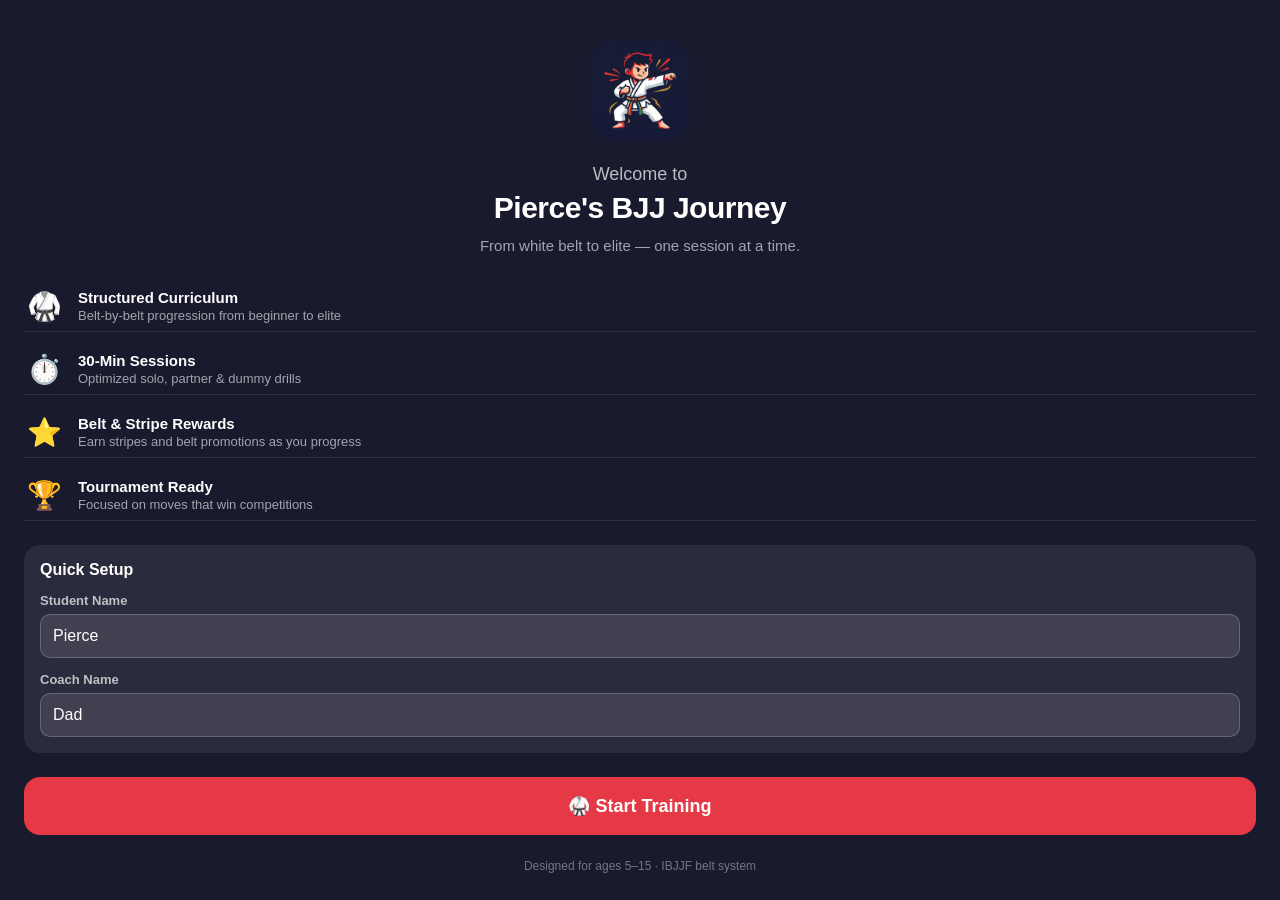
<file: drill/[id].html>
<!DOCTYPE html><html  lang="en"><head><title data-rh="true"></title><meta charSet="utf-8"/><meta name="viewport" content="width=device-width, initial-scale=1, shrink-to-fit=no"/><meta http-equiv="X-UA-Compatible" content="IE=edge"/><style id="expo-reset">#root,body,html{height:100%}body{overflow:hidden}#root{display:flex}</style><style id="react-native-stylesheet">[stylesheet-group="0"]{}
body{margin:0;}
button::-moz-focus-inner,input::-moz-focus-inner{border:0;padding:0;}
html{-ms-text-size-adjust:100%;-webkit-text-size-adjust:100%;-webkit-tap-highlight-color:rgba(0,0,0,0);}
input::-webkit-search-cancel-button,input::-webkit-search-decoration,input::-webkit-search-results-button,input::-webkit-search-results-decoration{display:none;}
[stylesheet-group="1"]{}
.css-11aywtz{-moz-appearance:textfield;-webkit-appearance:none;background-color:rgba(0,0,0,0.00);border-bottom-left-radius:0px;border-bottom-right-radius:0px;border-top-left-radius:0px;border-top-right-radius:0px;border:0 solid black;box-sizing:border-box;font:14px -apple-system,BlinkMacSystemFont,"Segoe UI",Roboto,Helvetica,Arial,sans-serif;margin:0px;padding:0px;resize:none;}
.css-146c3p1{background-color:rgba(0,0,0,0.00);border:0 solid black;box-sizing:border-box;color:rgba(0,0,0,1.00);display:inline;font:14px -apple-system,BlinkMacSystemFont,"Segoe UI",Roboto,Helvetica,Arial,sans-serif;list-style:none;margin:0px;padding:0px;position:relative;text-align:start;text-decoration:none;white-space:pre-wrap;word-wrap:break-word;}
.css-1jxf684{background-color:rgba(0,0,0,0.00);border:0 solid black;box-sizing:border-box;color:inherit;display:inline;font:inherit;list-style:none;margin:0px;padding:0px;position:relative;text-align:inherit;text-decoration:none;white-space:inherit;word-wrap:break-word;}
.css-9pa8cd{bottom:0px;height:100%;left:0px;opacity:0;position:absolute;right:0px;top:0px;width:100%;z-index:-1;}
.css-g5y9jx{align-content:flex-start;align-items:stretch;background-color:rgba(0,0,0,0.00);border:0 solid black;box-sizing:border-box;display:flex;flex-basis:auto;flex-direction:column;flex-shrink:0;list-style:none;margin:0px;min-height:0px;min-width:0px;padding:0px;position:relative;text-decoration:none;z-index:0;}
[stylesheet-group="2"]{}
.r-11mg6pl{border-bottom-color:rgba(255,255,255,1.00);border-left-color:rgba(255,255,255,1.00);border-right-color:rgba(255,255,255,1.00);border-top-color:rgba(255,255,255,1.00);}
.r-136iysn{border-bottom-width:6px;border-left-width:6px;border-right-width:6px;border-top-width:6px;}
.r-13awgt0{flex:1;}
.r-14f9gny{border-bottom-width:4px;border-left-width:4px;border-right-width:4px;border-top-width:4px;}
.r-17ehl8e{flex:1.4;}
.r-1867qdf{border-bottom-left-radius:16px;border-bottom-right-radius:16px;border-top-left-radius:16px;border-top-right-radius:16px;}
.r-1awa8pu{border-bottom-color:rgba(101,119,134,1.00);border-left-color:rgba(101,119,134,1.00);border-right-color:rgba(101,119,134,1.00);border-top-color:rgba(101,119,134,1.00);}
.r-1bq2mok{margin:3px;}
.r-1d4xg89{border-bottom-color:rgba(170,184,194,1.00);border-left-color:rgba(170,184,194,1.00);border-right-color:rgba(170,184,194,1.00);border-top-color:rgba(170,184,194,1.00);}
.r-1dzdj1l{border-bottom-left-radius:10px;border-bottom-right-radius:10px;border-top-left-radius:10px;border-top-right-radius:10px;}
.r-1f0042m{border-bottom-left-radius:5px;border-bottom-right-radius:5px;border-top-left-radius:5px;border-top-right-radius:5px;}
.r-1fdo3w0{margin:16px;}
.r-1fuqb1j{border-bottom-left-radius:24px;border-bottom-right-radius:24px;border-top-left-radius:24px;border-top-right-radius:24px;}
.r-1j16mh1{border-bottom-left-radius:100%;border-bottom-right-radius:100%;border-top-left-radius:100%;border-top-right-radius:100%;}
.r-1jkafct{border-bottom-left-radius:2px;border-bottom-right-radius:2px;border-top-left-radius:2px;border-top-right-radius:2px;}
.r-1jyn79y{border-bottom-color:rgba(0,150,136,1.00);border-left-color:rgba(0,150,136,1.00);border-right-color:rgba(0,150,136,1.00);border-top-color:rgba(0,150,136,1.00);}
.r-1l17iur{border-bottom-left-radius:90px;border-bottom-right-radius:90px;border-top-left-radius:90px;border-top-right-radius:90px;}
.r-1m7mu0x{border-bottom-left-radius:36px;border-bottom-right-radius:36px;border-top-left-radius:36px;border-top-right-radius:36px;}
.r-1pcd2l5{padding:20px;}
.r-1phboty{border-bottom-style:solid;border-left-style:solid;border-right-style:solid;border-top-style:solid;}
.r-1q9bdsx{border-bottom-left-radius:12px;border-bottom-right-radius:12px;border-top-left-radius:12px;border-top-right-radius:12px;}
.r-1qgnhu4{border-bottom-left-radius:80px;border-bottom-right-radius:80px;border-top-left-radius:80px;border-top-right-radius:80px;}
.r-1qsk4np{overflow-x:clip;overflow-y:clip;}
.r-1rf8fdq{border-bottom-width:1.5px;border-left-width:1.5px;border-right-width:1.5px;border-top-width:1.5px;}
.r-1rvyss1{border-bottom-color:rgba(255,255,255,0.20);border-left-color:rgba(255,255,255,0.20);border-right-color:rgba(255,255,255,0.20);border-top-color:rgba(255,255,255,0.20);}
.r-1slz7xr{padding:14px;}
.r-1sp51qo{padding:10px;}
.r-1udh08x{overflow-x:hidden;overflow-y:hidden;}
.r-1uu6nss{padding:5px;}
.r-1xfd6ze{border-bottom-left-radius:8px;border-bottom-right-radius:8px;border-top-left-radius:8px;border-top-right-radius:8px;}
.r-4a18lf{border-bottom-color:rgba(255,0,0,1.00);border-left-color:rgba(255,0,0,1.00);border-right-color:rgba(255,0,0,1.00);border-top-color:rgba(255,0,0,1.00);}
.r-4zvafu{border-bottom-left-radius:26px;border-bottom-right-radius:26px;border-top-left-radius:26px;border-top-right-radius:26px;}
.r-60ke3l{border-bottom-color:rgba(0,128,0,1.00);border-left-color:rgba(0,128,0,1.00);border-right-color:rgba(0,128,0,1.00);border-top-color:rgba(0,128,0,1.00);}
.r-6t2glc{border-bottom-left-radius:40px;border-bottom-right-radius:40px;border-top-left-radius:40px;border-top-right-radius:40px;}
.r-9x6qib{border-bottom-color:rgba(204,214,221,1.00);border-left-color:rgba(204,214,221,1.00);border-right-color:rgba(204,214,221,1.00);border-top-color:rgba(204,214,221,1.00);}
.r-cdmcib{border-bottom-left-radius:3px;border-bottom-right-radius:3px;border-top-left-radius:3px;border-top-right-radius:3px;}
.r-crgep1{margin:0px;}
.r-d045u9{border-bottom-width:2px;border-left-width:2px;border-right-width:2px;border-top-width:2px;}
.r-d23pfw{padding:24px;}
.r-edyy15{padding:8px;}
.r-fx7oqy{border-bottom-color:rgba(0,0,255,1.00);border-left-color:rgba(0,0,255,1.00);border-right-color:rgba(0,0,255,1.00);border-top-color:rgba(0,0,255,1.00);}
.r-kdyh1x{border-bottom-left-radius:6px;border-bottom-right-radius:6px;border-top-left-radius:6px;border-top-right-radius:6px;}
.r-krxsd3{display:-webkit-box;}
.r-nsbfu8{padding:16px;}
.r-rs99b7{border-bottom-width:1px;border-left-width:1px;border-right-width:1px;border-top-width:1px;}
.r-t23y2h{border-bottom-left-radius:14px;border-bottom-right-radius:14px;border-top-left-radius:14px;border-top-right-radius:14px;}
.r-t60dpp{padding:0px;}
.r-tuq35u{padding:4px;}
.r-wg31gx{border-bottom-color:rgba(49,53,56,1.00);border-left-color:rgba(49,53,56,1.00);border-right-color:rgba(49,53,56,1.00);border-top-color:rgba(49,53,56,1.00);}
.r-whuqzp{padding:18px;}
.r-xoduu5{display:inline-flex;}
.r-xyw6el{padding:12px;}
.r-y47klf{border-bottom-left-radius:20px;border-bottom-right-radius:20px;border-top-left-radius:20px;border-top-right-radius:20px;}
.r-ywje51{margin:auto;}
.r-z2wwpe{border-bottom-left-radius:4px;border-bottom-right-radius:4px;border-top-left-radius:4px;border-top-right-radius:4px;}
[stylesheet-group="2.1"]{}
.r-11f147o{padding-bottom:8px;padding-top:8px;}
.r-11gswi8{padding-left:3px;padding-right:3px;}
.r-1559e4e{padding-bottom:2px;padding-top:2px;}
.r-17q4wm6{margin-left:5px;margin-right:5px;}
.r-184id4b{margin-bottom:12px;margin-top:12px;}
.r-18c5d7m{padding-left:6px;padding-right:6px;}
.r-1d7mnkm{padding-bottom:15px;padding-top:15px;}
.r-1e084wi{padding-left:0px;padding-right:0px;}
.r-1mmae3n{padding-bottom:12px;padding-top:12px;}
.r-1ntr0p{padding-left:5px;padding-right:5px;}
.r-1rsorjc{padding-left:36px;padding-right:36px;}
.r-1ubuhtd{padding-left:10px;padding-right:10px;}
.r-1xpp3t0{margin-left:16px;margin-right:16px;}
.r-1yd117h{padding-bottom:7px;padding-top:7px;}
.r-3o4zer{padding-left:12px;padding-right:12px;}
.r-3pj75a{padding-left:16px;padding-right:16px;}
.r-cnw61z{padding-bottom:4px;padding-top:4px;}
.r-cxgwc0{padding-left:24px;padding-right:24px;}
.r-f8sm7e{margin-left:auto;margin-right:auto;}
.r-is05cd{padding-left:8px;padding-right:8px;}
.r-jdiy1a{margin-left:11px;margin-right:11px;}
.r-jusfrs{margin-left:12px;margin-right:12px;}
.r-n5f61p{margin-bottom:3px;margin-top:3px;}
.r-n7gxbd{padding-left:4px;padding-right:4px;}
.r-u9wvl5{padding-left:20px;padding-right:20px;}
.r-ugi1tw{padding-left:5%;padding-right:5%;}
.r-vuvdlw{padding-bottom:6px;padding-top:6px;}
.r-w7s2jr{padding-bottom:16px;padding-top:16px;}
.r-xjggfu{padding-bottom:3px;padding-top:3px;}
.r-ytbthy{padding-bottom:10px;padding-top:10px;}
[stylesheet-group="2.2"]{}
.r-10s2tm5{left:0%;}
.r-16o8guy{right:100%;}
.r-1a11zyx{margin-right:12px;}
.r-1cwvpvk{margin-left:12px;}
.r-1e97lx8{margin-right:3px;}
.r-1euzeng{padding-left:24px;}
.r-1g4tz6n{margin-right:-14.5px;}
.r-1h31txp{padding-right:16px;}
.r-1lhn9r{margin-left:-14.5px;}
.r-1sqnqi2{margin-left:3px;}
.r-1vl2501{padding-right:24px;}
.r-9mo606{margin-right:10px;}
.r-c59us2{left:-3px;}
.r-dqe1q{right:0%;}
.r-qb41rp{margin-right:5px;}
.r-rci37q{left:100%;}
.r-uhung1{margin-left:10px;}
.r-vpmibe{right:-3px;}
.r-w67my2{padding-left:16px;}
.r-wizibn{margin-left:5px;}
[stylesheet-group="3"]{}
.r-102gzdx{height:52px;}
.r-105ug2t{pointer-events:auto!important;}
.r-10ptun7{height:16px;}
.r-10v3vxq{transform:scaleX(-1);}
.r-10x49cs{font-size:10px;}
.r-10xqauy{padding-top:env(safe-area-inset-top);}
.r-11j9u27{visibility:hidden;}
.r-11mpjr4{background-color:rgba(223,223,223,1.00);}
.r-11udlyb{background-color:rgba(0,150,136,1.00);}
.r-11v9fek{min-width:180px;}
.r-11yh6sk{overflow-x:hidden;}
.r-12f6czt{top:17px;}
.r-12sm5po{letter-spacing:-0.3px;}
.r-12vffkv>* {pointer-events:auto;}
.r-12vffkv{pointer-events:none!important;}
.r-132bva{height:180px;}
.r-135wba7{line-height:24px;}
.r-13aq9py{animation-name:r-1iq689l;}
.r-13hce6t{margin-left:4px;}
.r-13qz1uu{width:100%;}
.r-13tjlyg{transition-duration:0.1s;}
.r-1472mwg{height:24px;}
.r-14gqq1x{margin-top:4px;}
.r-14lw9ot{background-color:rgba(255,255,255,1.00);}
.r-14sbq61{background-color:rgba(33,150,243,1.00);}
.r-14yzgew{line-height:18px;}
.r-150rngu{-webkit-overflow-scrolling:touch;}
.r-15zivkp{margin-bottom:4px;}
.r-16eto9q{width:12px;}
.r-16krg75{letter-spacing:-1px;}
.r-16pcm1t{gap:20px;}
.r-16y2uox{flex-grow:1;}
.r-173mn98{align-self:flex-end;}
.r-173mzie{transform:scaleY(-1);}
.r-1777fci{justify-content:center;}
.r-17bb2tj{animation-duration:0.75s;}
.r-17leim2{background-repeat:repeat;}
.r-17s6mgv{justify-content:flex-end;}
.r-17tb59b{opacity:0.7;}
.r-17tloay{opacity:0.6;}
.r-17u3ijr{background-color:rgba(155,161,166,0.27);}
.r-184en5c{z-index:1;}
.r-18nhz7w{top:-3px;}
.r-18u1ve8{color:rgba(255,255,255,0.40);}
.r-18u37iz{flex-direction:row;}
.r-19oahor{font-size:64px;}
.r-19qrga8{margin-top:3px;}
.r-19wmn03{width:20px;}
.r-19z077z{touch-action:none;}
.r-1a2p6p6{-webkit-text-decoration-style:solid;text-decoration-style:solid;}
.r-1a7l8x0{color:rgba(255,255,255,0.60);}
.r-1abnn5w{animation-play-state:paused;}
.r-1acpoxo{width:36px;}
.r-1aiqnjv{font-family:monospace,monospace;}
.r-1aockid{width:40px;}
.r-1awozwy{align-items:center;}
.r-1ay1djp{animation-duration:1s;}
.r-1b43r93{font-size:14px;}
.r-1blnp2b{width:72px;}
.r-1bymd8e{margin-top:2px;}
.r-1c6unfx{forced-color-adjust:none;}
.r-1c85bru{width:270px;}
.r-1cmwbt1{gap:8px;}
.r-1cvj4g8{margin-top:1px;}
.r-1d2f490{left:0px;}
.r-1d5kdc7{flex-direction:column-reverse;}
.r-1ddef8g{-webkit-text-decoration-line:underline;text-decoration-line:underline;}
.r-1dernwh{height:70%;}
.r-1dpkw9{letter-spacing:0.3px;}
.r-1e6yznf{margin-top:-6px;}
.r-1ei5mc7{cursor:inherit;}
.r-1ej1qmr{top:20px;}
.r-1enofrn{font-size:12px;}
.r-1euycsn{flex-direction:row-reverse;}
.r-1ewcgjf{box-shadow:0px 1px 3px rgba(0,0,0,0.5);}
.r-1f529hi{line-height:14px;}
.r-1fdih9r{gap:24px;}
.r-1ff274t{text-align:right;}
.r-1ffj0ar{background-color:rgba(0,0,0,0.40);}
.r-1g80hic{opacity:0.8;}
.r-1ge9hsw{max-width:960px;}
.r-1ghxqbu{font-variant:tabular-nums;}
.r-1gkfh8e{font-size:11px;}
.r-1gwld19{min-width:100px;}
.r-1h0z5md{justify-content:flex-start;}
.r-1habvwh{align-items:flex-start;}
.r-1i10wst{font-size:18px;}
.r-1i6wzkk{-moz-transition-property:opacity;-webkit-transition-property:opacity;transition-property:opacity;}
.r-1i71y14{gap:14px;}
.r-1ifxtd0{margin-bottom:16px;}
.r-1ikidpy{letter-spacing:0.5px;}
.r-1iln25a{word-wrap:normal;}
.r-1inkyih{font-size:17px;}
.r-1iusvr4{flex-basis:0px;}
.r-1iww7jx{width:28px;}
.r-1janqcz{width:16px;}
.r-1jg9483{width:8px;}
.r-1jkjb{margin-left:8px;}
.r-1jnkns4{gap:0px;}
.r-1kb76zh{margin-right:8px;}
.r-1kfrs79{font-weight:600;}
.r-1kihuf0{align-self:center;}
.r-1knelpx{padding-top:20px;}
.r-1kz6sp{width:52px;}
.r-1l7z4oj{padding-bottom:16px;}
.r-1ld3bg{top:-4px;}
.r-1ldzwu0{animation-timing-function:linear;}
.r-1loqt21{cursor:pointer;}
.r-1mlwlqe{flex-basis:auto;}
.r-1mrlafo{background-position:0;}
.r-1muvv40{animation-iteration-count:infinite;}
.r-1niwhzg{background-color:rgba(0,0,0,0.00);}
.r-1nlw0im{bottom:8px;}
.r-1no09lo{margin-top:28px;}
.r-1nxhmzv{margin-bottom:28px;}
.r-1ny4l3l{outline-style:none;}
.r-1ocf4r9{scroll-snap-type:y mandatory;}
.r-1oji4za{width:30%;}
.r-1onu96p{border-curve:continuous;}
.r-1or9b2r{height:10px;}
.r-1oszu61{align-items:stretch;}
.r-1otgn73{touch-action:manipulation;}
.r-1ozqkpa{text-transform:capitalize;}
.r-1p0dtai{bottom:0px;}
.r-1pi2tsx{height:100%;}
.r-1pm8pkb{font-family:Courier;}
.r-1qd0xha{font-family:-apple-system,BlinkMacSystemFont,"Segoe UI",Roboto,Helvetica,Arial,sans-serif;}
.r-1qulhi1{animation-name:r-1pzkwqh;}
.r-1r4fvd0{color:rgba(82,169,255,1.00);}
.r-1r74h94{left:8px;}
.r-1r8g8re{height:36px;}
.r-1ra0lkn{font-size:30px;}
.r-1rnoaur{overflow-y:auto;}
.r-1rqp49e{color:rgba(255,255,255,0.50);}
.r-1sg8ghl{z-index:1000;}
.r-1ssbvtb{gap:12px;}
.r-1sxrcry{background-size:auto;}
.r-1udbk01{text-overflow:ellipsis;}
.r-1ugchlj{height:44px;}
.r-1ui5ee8{font-size:32px;}
.r-1uwte3a{padding-bottom:40px;}
.r-1vr29t4{font-weight:800;}
.r-1w6e6rj{flex-wrap:wrap;}
.r-1wbh5a2{flex-shrink:1;}
.r-1wtj0ep{justify-content:space-between;}
.r-1wyvozj{left:50%;}
.r-1wyyakw{z-index:-1;}
.r-1wzrnnt{margin-top:16px;}
.r-1x35g6{font-size:24px;}
.r-1xbve24{height:6px;}
.r-1xcajam{position:fixed;}
.r-1xnzce8{-moz-user-select:text;-webkit-user-select:text;user-select:text;}
.r-1xpsq9i{box-shadow:0px 3px 3px rgba(0, 0, 0, 0.33);}
.r-1xzupcd{width:13px;}
.r-1yef0xd{animation-name:r-11cv4x;}
.r-2eszeu::-webkit-scrollbar{display:none}
.r-2eszeu{scrollbar-width:none;}
.r-30o5oe{-moz-appearance:none;-ms-appearance:none;-webkit-appearance:none;appearance:none;}
.r-356f0p{letter-spacing:0.35px;}
.r-36ujnk{font-style:italic;}
.r-3da1kt{height:8px;}
.r-3ew84i{width:160px;}
.r-3i2nvb{font-size:36px;}
.r-3mc0re{right:8px;}
.r-3s2u2q{white-space:nowrap;}
.r-417010{z-index:0;}
.r-4gszlv{background-size:cover;}
.r-4mshu{margin-left:-12px;}
.r-4v7adb{height:5px;}
.r-5kkj8d{border-top-width:1px;}
.r-5oul0u{margin-bottom:8px;}
.r-5soawk{width:10px;}
.r-5zqcb5{color:rgba(255,255,255,0.70);}
.r-60vfwk{min-width:1px;}
.r-633pao>* {pointer-events:none;}
.r-633pao{pointer-events:none!important;}
.r-6dt33c{opacity:1;}
.r-6gpygo{margin-bottom:12px;}
.r-6taxm2:-ms-input-placeholder{color:var(--placeholderTextColor);opacity:1;}
.r-6taxm2::-moz-placeholder{color:var(--placeholderTextColor);opacity:1;}
.r-6taxm2::-webkit-input-placeholder{color:var(--placeholderTextColor);opacity:1;}
.r-6taxm2::placeholder{color:var(--placeholderTextColor);opacity:1;}
.r-6vrn8a{letter-spacing:4px;}
.r-726pan{width:31px;}
.r-76blku{height:21px;}
.r-7cikom{font-size:inherit;}
.r-7q8q6z{cursor:default;}
.r-87bcf5{font-size:80px;}
.r-8akbws{-webkit-box-orient:vertical;}
.r-8ay8q1{letter-spacing:0.1px;}
.r-8hc5te{width:6px;}
.r-95jzfe{padding-top:16px;}
.r-97e31f{padding-bottom:env(safe-area-inset-bottom);}
.r-9aw3ui{gap:4px;}
.r-9daxd3{animation-duration:250ms;}
.r-a023e6{font-size:15px;}
.r-adyw6z{font-size:20px;}
.r-agouwx{transform:translateZ(0);}
.r-ah5dr5>* {pointer-events:none;}
.r-ah5dr5{pointer-events:auto!important;}
.r-aruset{font-weight:200;}
.r-atnv13{height:160px;}
.r-b88u0q{font-weight:700;}
.r-b8lwoo{width:100px;}
.r-bi4vy9{transform:translateY(100%);}
.r-bt1l66{min-height:20px;}
.r-buy8e9{overflow-y:hidden;}
.r-bv2aro{padding-left:env(safe-area-inset-left);}
.r-c68hjy{color:rgba(161,161,161,1.00);}
.r-cfp7ip{width:60px;}
.r-cpa5s6{scroll-snap-align:start;}
.r-cqee49{color:rgba(0,0,0,1.00);}
.r-ctyi22{left:20px;}
.r-dkge59{background-color:rgba(170,184,194,1.00);}
.r-dnmrzs{max-width:100%;}
.r-dqa1tq{width:180px;}
.r-eafdt9{transition-duration:0.15s;}
.r-ebwn4k{animation-name:r-q67da2;}
.r-ehq7j7{background-size:contain;}
.r-eqz5dr{flex-direction:column;}
.r-eu3ka{height:40px;}
.r-evnaw{font-size:22px;}
.r-f1odvy{margin-bottom:6px;}
.r-f4gmv6{gap:16px;}
.r-fdjqy7{text-align:left;}
.r-g3mlsw{animation-name:r-t2lo5v;}
.r-ghxds0{transform:translateY(0%);}
.r-gtdqiz{position:-webkit-sticky;position:sticky;}
.r-h0d30l{height:28px;}
.r-h3s6tt{height:48px;}
.r-hbpseb{line-height:22px;}
.r-hh7wl0{color:rgba(230,57,70,1.00);}
.r-howw7u{color:rgba(255,0,0,1.00);}
.r-hxflta{padding-right:env(safe-area-inset-right);}
.r-icoktb{opacity:0.5;}
.r-icto9i{letter-spacing:-0.5px;}
.r-ipm5af{top:0px;}
.r-jwli3a{color:rgba(255,255,255,1.00);}
.r-k200y{align-self:flex-start;}
.r-k8qxaj{padding-bottom:20px;}
.r-kc8jnq{margin-top:6px;}
.r-kemksi{background-color:rgba(0,0,0,1.00);}
.r-kizejy{color:rgba(155,161,166,1.00);}
.r-knv0ih{margin-top:8px;}
.r-leqjx2{animation-timing-function:cubic-bezier(0.215, 0.61, 0.355, 1);}
.r-lltvgl{overflow-x:auto;}
.r-lpb231{height:168px;}
.r-lrsllp{width:24px;}
.r-lrvibr{-moz-user-select:none;-webkit-user-select:none;user-select:none;}
.r-m5arl1{width:2px;}
.r-majxgm{font-weight:500;}
.r-mfh4gg{scroll-snap-type:x mandatory;}
.r-mhe3cw{z-index:10;}
.r-mro3nb{background-color:rgba(21,23,24,1.00);}
.r-n6v787{font-size:13px;}
.r-nyc15k{font-size:44px;}
.r-o4n3w5{width:23px;}
.r-o52ifk{height:100px;}
.r-obd0qt{align-items:flex-end;}
.r-ojf8lh{gap:6px;}
.r-orgf3d{opacity:0;}
.r-ovu0ai{font-weight:900;}
.r-peo1c{min-height:44px;}
.r-q4m81j{text-align:center;}
.r-qfi6ny{top:30000px;}
.r-qklmqi{border-bottom-width:1px;}
.r-qn3fzs{padding-bottom:24px;}
.r-r5vmyo{z-index:1002;}
.r-rjixqe{line-height:20px;}
.r-rs94m5{background-image:url("[data-uri]");}
.r-rwqe4o{width:48px;}
.r-s62m2j{animation-timing-function:cubic-bezier(0.47, 0, 0.745, 0.715);}
.r-s67bdx{font-size:48px;}
.r-sfbmgh{z-index:9999;}
.r-so7y2g{line-height:64px;}
.r-tbmifm{height:12px;}
.r-tskmnb{padding-top:8px;}
.r-tsynxw{text-transform:uppercase;}
.r-u6sd8q{background-repeat:no-repeat;}
.r-u8s1d{position:absolute;}
.r-u92y06{background-color:rgba(255,165,0,1.00);}
.r-uaa2di{gap:10px;}
.r-ubezar{font-size:16px;}
.r-ud0q2t{letter-spacing:1px;}
.r-uho16t{font-size:34px;}
.r-usgzl9{width:44px;}
.r-vacyoi{padding-bottom:64px;}
.r-van48c{caret-color:transparent;}
.r-vboj7i{top:-7px;}
.r-vmopo1{padding-top:2px;}
.r-vvn4in{background-position:center;}
.r-vw2c0b{font-weight:bold;}
.r-wfqgy4{transition-duration:100ms;}
.r-ws9h79{left:4px;}
.r-wy61xf{height:72px;}
.r-x11e5r{font-family:SFMono-Regular, Menlo, Monaco, Consolas, "Liberation Mono", "Courier New", monospace;}
.r-x3cy2q{background-size:100% 100%;}
.r-xb2eav{font-size:40px;}
.r-xd6kpl{padding-bottom:8px;}
.r-xx3c9p{animation-name:r-imtty0;}
.r-y7v2we{background-color:rgba(32,36,37,1.00);}
.r-yie26v{z-index:1001;}
.r-ytfskt{min-width:90px;}
.r-z5qs1h{gap:2px;}
.r-z80fyv{height:20px;}
.r-zchlnj{right:0px;}
.r-zz5t5d{font-size:28px;}
@-webkit-keyframes r-11cv4x{0%{transform:rotate(0deg);}100%{transform:rotate(360deg);}}
@-webkit-keyframes r-1iq689l{0%{transform:translateY(0%);}100%{transform:translateY(100%);}}
@-webkit-keyframes r-1pzkwqh{0%{transform:translateY(100%);}100%{transform:translateY(0%);}}
@-webkit-keyframes r-imtty0{0%{opacity:0;}100%{opacity:1;}}
@-webkit-keyframes r-q67da2{0%{transform:translateX(-100%);}100%{transform:translateX(400%);}}
@-webkit-keyframes r-t2lo5v{0%{opacity:1;}100%{opacity:0;}}
@keyframes r-11cv4x{0%{transform:rotate(0deg);}100%{transform:rotate(360deg);}}
@keyframes r-1iq689l{0%{transform:translateY(0%);}100%{transform:translateY(100%);}}
@keyframes r-1pzkwqh{0%{transform:translateY(100%);}100%{transform:translateY(0%);}}
@keyframes r-imtty0{0%{opacity:0;}100%{opacity:1;}}
@keyframes r-q67da2{0%{transform:translateX(-100%);}100%{transform:translateX(400%);}}
@keyframes r-t2lo5v{0%{opacity:1;}100%{opacity:0;}}</style><script type="module">globalThis.__EXPO_ROUTER_HYDRATE__=true;</script><link rel="preload" href="/_expo/static/css/web-81eb65a707702dcc46a33d8c5acd8491.css" as="style"><link rel="stylesheet" href="/_expo/static/css/web-81eb65a707702dcc46a33d8c5acd8491.css"><link rel="icon" href="/favicon.ico" /></head><body><div id="root"><div class="css-g5y9jx r-13awgt0"><!--$--><div class="css-g5y9jx" style="flex:1;--color-primary:#E63946;--color-background:#F0F2F5;--color-surface:#FFFFFF;--color-foreground:#0F0F1A;--color-muted:#6B7280;--color-border:#E5E7EB;--color-success:#22C55E;--color-warning:#F59E0B;--color-error:#EF4444"><div class="css-g5y9jx r-13awgt0"><div class="css-g5y9jx" style="flex:1"><div style="position:absolute;left:0;right:0;top:0;bottom:0;pointer-events:none;visibility:hidden"></div><div class="css-g5y9jx r-13awgt0"><div aria-hidden="true" class="css-g5y9jx r-13awgt0 r-1p0dtai r-1d2f490 r-u8s1d r-zchlnj r-ipm5af" style="background-color:rgba(242,242,242,1.00);display:none"><div class="css-g5y9jx r-13awgt0"><div class="css-g5y9jx r-13awgt0"><!--$--><div style="position:absolute;left:0;right:0;top:0;bottom:0;pointer-events:none;visibility:hidden"></div><div class="css-g5y9jx r-13awgt0" style="flex-direction:column"><div class="css-g5y9jx r-13awgt0 r-1udh08x"><div class="css-g5y9jx r-1p0dtai r-1d2f490 r-u8s1d r-zchlnj r-ipm5af" style="z-index:0"><div class="css-g5y9jx r-13awgt0" style="background-color:rgba(242,242,242,1.00)"><div class="css-g5y9jx r-13awgt0"><!--$--><div class="css-g5y9jx flex-1 bg-background"><div class="css-g5y9jx flex-1" style="padding-top:0px;padding-right:0px;padding-bottom:0px;padding-left:0px"><div class="css-g5y9jx flex-1"><div class="css-g5y9jx r-150rngu r-eqz5dr r-16y2uox r-1wbh5a2 r-11yh6sk r-1rnoaur r-agouwx r-2eszeu" style="flex:1"><div class="css-g5y9jx" style="padding-bottom:24px"><div class="css-g5y9jx r-f4gmv6 r-qn3fzs r-u9wvl5 r-95jzfe" style="background-color:rgba(26,26,46,1.00)"><div class="css-g5y9jx r-1awozwy r-18u37iz r-1wtj0ep"><div class="css-g5y9jx"><div dir="auto" class="css-146c3p1 r-n6v787 r-majxgm r-1dpkw9" style="color:rgba(107,114,128,1.00)">Welcome back, Coach</div><div dir="auto" class="css-146c3p1 r-1x35g6 r-1vr29t4 r-icto9i" style="color:rgba(255,255,255,1.00)">Pierce<!-- -->&#x27;s Training</div></div><div class="css-g5y9jx r-1mlwlqe r-1udh08x r-417010 r-1q9bdsx r-h3s6tt r-rwqe4o"><div class="css-g5y9jx r-1niwhzg r-vvn4in r-u6sd8q r-1p0dtai r-1pi2tsx r-1d2f490 r-u8s1d r-zchlnj r-ipm5af r-13qz1uu r-1wyyakw r-4gszlv"></div></div></div><div class="css-g5y9jx r-1awozwy r-1867qdf r-1ssbvtb r-nsbfu8" style="background-color:rgba(255,255,255,0.08)"><div class="css-g5y9jx r-1awozwy r-ojf8lh"><div class="css-g5y9jx r-1awozwy r-z2wwpe r-18u37iz r-1wtj0ep r-1udh08x r-is05cd" style="height:40px;width:300px;background-color:rgba(255,255,255,1.00);border-top-color:rgba(204,204,204,1.00);border-right-color:rgba(204,204,204,1.00);border-bottom-color:rgba(204,204,204,1.00);border-left-color:rgba(204,204,204,1.00);border-top-width:1.5px;border-right-width:1.5px;border-bottom-width:1.5px;border-left-width:1.5px"><div class="css-g5y9jx r-cdmcib r-1wyvozj r-4mshu r-u8s1d" style="height:40px;width:32px;background-color:rgba(240,240,240,1.00);border-top-color:rgba(204,204,204,1.00);border-right-color:rgba(204,204,204,1.00);border-bottom-color:rgba(204,204,204,1.00);border-left-color:rgba(204,204,204,1.00);border-top-width:1.5px;border-right-width:1.5px;border-bottom-width:1.5px;border-left-width:1.5px"></div><div class="css-g5y9jx r-1awozwy r-18u37iz r-z5qs1h r-u8s1d r-3mc0re" style="height:40px"><div class="css-g5y9jx r-1jkafct" style="width:22px;height:32px;background-color:rgba(0,0,0,0.00);border-top-color:rgba(0,0,0,1.00);border-right-color:rgba(0,0,0,1.00);border-bottom-color:rgba(0,0,0,1.00);border-left-color:rgba(0,0,0,1.00);border-top-width:1px;border-right-width:1px;border-bottom-width:1px;border-left-width:1px;opacity:0.3"></div><div class="css-g5y9jx r-1jkafct" style="width:22px;height:32px;background-color:rgba(0,0,0,0.00);border-top-color:rgba(0,0,0,1.00);border-right-color:rgba(0,0,0,1.00);border-bottom-color:rgba(0,0,0,1.00);border-left-color:rgba(0,0,0,1.00);border-top-width:1px;border-right-width:1px;border-bottom-width:1px;border-left-width:1px;opacity:0.3"></div><div class="css-g5y9jx r-1jkafct" style="width:22px;height:32px;background-color:rgba(0,0,0,0.00);border-top-color:rgba(0,0,0,1.00);border-right-color:rgba(0,0,0,1.00);border-bottom-color:rgba(0,0,0,1.00);border-left-color:rgba(0,0,0,1.00);border-top-width:1px;border-right-width:1px;border-bottom-width:1px;border-left-width:1px;opacity:0.3"></div><div class="css-g5y9jx r-1jkafct" style="width:22px;height:32px;background-color:rgba(0,0,0,0.00);border-top-color:rgba(0,0,0,1.00);border-right-color:rgba(0,0,0,1.00);border-bottom-color:rgba(0,0,0,1.00);border-left-color:rgba(0,0,0,1.00);border-top-width:1px;border-right-width:1px;border-bottom-width:1px;border-left-width:1px;opacity:0.3"></div></div></div><div dir="auto" class="css-146c3p1 r-b88u0q r-1ikidpy" style="font-size:16px;color:rgba(51,51,51,1.00)">White Belt</div></div><div class="css-g5y9jx r-1awozwy r-1cmwbt1"><div dir="auto" class="css-146c3p1 r-n6v787 r-majxgm r-q4m81j" style="color:rgba(255,255,255,0.70)">Body movement, safety, and fun</div><div class="css-g5y9jx r-1awozwy r-18u37iz r-ojf8lh"><div class="css-g5y9jx r-1f0042m r-1or9b2r r-5soawk" style="background-color:rgba(255,255,255,0.20)"></div><div class="css-g5y9jx r-1f0042m r-1or9b2r r-5soawk" style="background-color:rgba(255,255,255,0.20)"></div><div class="css-g5y9jx r-1f0042m r-1or9b2r r-5soawk" style="background-color:rgba(255,255,255,0.20)"></div><div class="css-g5y9jx r-1f0042m r-1or9b2r r-5soawk" style="background-color:rgba(255,255,255,0.20)"></div><div dir="auto" class="css-146c3p1 r-1enofrn r-majxgm r-13hce6t" style="color:rgba(255,255,255,0.60)">0<!-- -->/4 stripes</div></div></div></div></div><div class="css-g5y9jx r-18u37iz r-uaa2di r-3pj75a r-95jzfe"><div class="css-g5y9jx r-1awozwy r-t23y2h r-rs99b7 r-13awgt0 r-9aw3ui r-xyw6el" style="background-color:rgba(255,255,255,1.00);border-top-color:rgba(229,231,235,1.00);border-right-color:rgba(229,231,235,1.00);border-bottom-color:rgba(229,231,235,1.00);border-left-color:rgba(229,231,235,1.00)"><div dir="auto" class="css-146c3p1 r-adyw6z">🥋</div><div dir="auto" class="css-146c3p1 r-adyw6z r-1vr29t4" style="color:rgba(15,15,26,1.00)">0</div><div dir="auto" class="css-146c3p1 r-1gkfh8e r-1kfrs79 r-1ikidpy r-tsynxw" style="color:rgba(107,114,128,1.00)">Sessions</div></div><div class="css-g5y9jx r-1awozwy r-t23y2h r-rs99b7 r-13awgt0 r-9aw3ui r-xyw6el" style="background-color:rgba(255,255,255,1.00);border-top-color:rgba(229,231,235,1.00);border-right-color:rgba(229,231,235,1.00);border-bottom-color:rgba(229,231,235,1.00);border-left-color:rgba(229,231,235,1.00)"><div dir="auto" class="css-146c3p1 r-adyw6z">🔥</div><div dir="auto" class="css-146c3p1 r-adyw6z r-1vr29t4" style="color:rgba(15,15,26,1.00)">0d</div><div dir="auto" class="css-146c3p1 r-1gkfh8e r-1kfrs79 r-1ikidpy r-tsynxw" style="color:rgba(107,114,128,1.00)">Streak</div></div><div class="css-g5y9jx r-1awozwy r-t23y2h r-rs99b7 r-13awgt0 r-9aw3ui r-xyw6el" style="background-color:rgba(255,255,255,1.00);border-top-color:rgba(229,231,235,1.00);border-right-color:rgba(229,231,235,1.00);border-bottom-color:rgba(229,231,235,1.00);border-left-color:rgba(229,231,235,1.00)"><div dir="auto" class="css-146c3p1 r-adyw6z">⭐</div><div dir="auto" class="css-146c3p1 r-adyw6z r-1vr29t4" style="color:rgba(15,15,26,1.00)">0</div><div dir="auto" class="css-146c3p1 r-1gkfh8e r-1kfrs79 r-1ikidpy r-tsynxw" style="color:rgba(107,114,128,1.00)">XP</div></div></div><div class="css-g5y9jx r-uaa2di r-3pj75a r-1knelpx"><div dir="auto" class="css-146c3p1 r-1i10wst r-b88u0q r-12sm5po" style="color:rgba(15,15,26,1.00)">Quick Start</div><div class="css-g5y9jx r-18u37iz r-uaa2di"><div tabindex="0" class="css-g5y9jx r-1i6wzkk r-lrvibr r-1loqt21 r-1otgn73 r-1awozwy r-1867qdf r-17ehl8e r-ojf8lh r-1777fci r-nsbfu8" style="background-color:rgba(230,57,70,1.00);transition-duration:0s"><div dir="auto" class="css-146c3p1"></div><div dir="auto" class="css-146c3p1 r-jwli3a r-ubezar r-b88u0q">Start Session</div><div dir="auto" class="css-146c3p1 r-5zqcb5 r-1enofrn r-majxgm">30-min plan ready</div></div><div class="css-g5y9jx r-13awgt0 r-uaa2di"><div tabindex="0" class="css-g5y9jx r-1i6wzkk r-lrvibr r-1loqt21 r-1otgn73 r-1awozwy r-t23y2h r-rs99b7 r-13awgt0 r-9aw3ui r-1777fci r-xyw6el" style="background-color:rgba(255,255,255,1.00);border-top-color:rgba(229,231,235,1.00);border-right-color:rgba(229,231,235,1.00);border-bottom-color:rgba(229,231,235,1.00);border-left-color:rgba(229,231,235,1.00);transition-duration:0s"><div dir="auto" class="css-146c3p1"></div><div dir="auto" class="css-146c3p1 r-1enofrn r-1kfrs79" style="color:rgba(15,15,26,1.00)">Curriculum</div></div><div tabindex="0" class="css-g5y9jx r-1i6wzkk r-lrvibr r-1loqt21 r-1otgn73 r-1awozwy r-t23y2h r-rs99b7 r-13awgt0 r-9aw3ui r-1777fci r-xyw6el" style="background-color:rgba(255,255,255,1.00);border-top-color:rgba(229,231,235,1.00);border-right-color:rgba(229,231,235,1.00);border-bottom-color:rgba(229,231,235,1.00);border-left-color:rgba(229,231,235,1.00);transition-duration:0s"><div dir="auto" class="css-146c3p1"></div><div dir="auto" class="css-146c3p1 r-1enofrn r-1kfrs79" style="color:rgba(15,15,26,1.00)">Progress</div></div></div></div></div><div class="css-g5y9jx r-uaa2di r-3pj75a r-1knelpx"><div dir="auto" class="css-146c3p1 r-1i10wst r-b88u0q r-12sm5po" style="color:rgba(15,15,26,1.00)">Up Next</div><div tabindex="0" class="css-g5y9jx r-1i6wzkk r-lrvibr r-1loqt21 r-1otgn73 r-1867qdf r-rs99b7 r-1cmwbt1 r-nsbfu8" style="background-color:rgba(255,255,255,1.00);border-top-color:rgba(229,231,235,1.00);border-right-color:rgba(229,231,235,1.00);border-bottom-color:rgba(229,231,235,1.00);border-left-color:rgba(229,231,235,1.00);transition-duration:0s"><div class="css-g5y9jx r-k200y r-1xfd6ze r-cnw61z r-1ubuhtd" style="background-color:rgba(230,57,70,0.13)"><div dir="auto" class="css-146c3p1 r-hh7wl0 r-1gkfh8e r-b88u0q r-1ikidpy">WHITE</div></div><div dir="auto" class="css-146c3p1 r-1inkyih r-b88u0q" style="color:rgba(15,15,26,1.00)">First Day on the Mat</div><div dir="auto" class="css-146c3p1 r-8akbws r-krxsd3 r-dnmrzs r-1qsk4np r-1udbk01 r-1b43r93 r-rjixqe" style="-webkit-line-clamp:2;color:rgba(107,114,128,1.00)">Welcome to BJJ! Learn how to move safely and have fun on the mat.</div><div class="css-g5y9jx r-1awozwy r-18u37iz r-1wtj0ep r-14gqq1x"><div class="css-g5y9jx r-1awozwy r-18u37iz r-9aw3ui"><div dir="auto" class="css-146c3p1"></div><div dir="auto" class="css-146c3p1 r-n6v787 r-majxgm" style="color:rgba(107,114,128,1.00)">2<!-- --> drills</div></div><div dir="auto" class="css-146c3p1"></div></div></div></div><div class="css-g5y9jx r-uaa2di r-3pj75a r-1knelpx"><div dir="auto" class="css-146c3p1 r-1i10wst r-b88u0q r-12sm5po" style="color:rgba(15,15,26,1.00)">Stripe Progress</div><div class="css-g5y9jx r-1867qdf r-rs99b7 r-1ssbvtb r-nsbfu8" style="background-color:rgba(255,255,255,1.00);border-top-color:rgba(229,231,235,1.00);border-right-color:rgba(229,231,235,1.00);border-bottom-color:rgba(229,231,235,1.00);border-left-color:rgba(229,231,235,1.00)"><div class="css-g5y9jx r-1awozwy r-18u37iz r-1wtj0ep"><div dir="auto" class="css-146c3p1 r-13awgt0 r-a023e6 r-1kfrs79" style="color:rgba(15,15,26,1.00)">4 stripes to next belt</div><div dir="auto" class="css-146c3p1 r-1i10wst r-1vr29t4" style="color:rgba(230,57,70,1.00)">0<!-- -->/4</div></div><div class="css-g5y9jx r-z2wwpe r-3da1kt r-1udh08x" style="background-color:rgba(229,231,235,1.00)"><div class="css-g5y9jx r-z2wwpe r-1pi2tsx" style="background-color:rgba(212,175,55,1.00);width:0%"></div></div></div></div><div class="css-g5y9jx r-uaa2di r-3pj75a r-1knelpx"><div dir="auto" class="css-146c3p1 r-1i10wst r-b88u0q r-12sm5po" style="color:rgba(15,15,26,1.00)">Coach Tools</div><div class="css-g5y9jx r-1867qdf r-rs99b7 r-1cmwbt1 r-nsbfu8" style="background-color:rgba(255,255,255,1.00);border-top-color:rgba(229,231,235,1.00);border-right-color:rgba(229,231,235,1.00);border-bottom-color:rgba(229,231,235,1.00);border-left-color:rgba(229,231,235,1.00)"><div dir="auto" class="css-146c3p1 r-ubezar r-b88u0q" style="color:rgba(15,15,26,1.00)">Award a Stripe</div><div dir="auto" class="css-146c3p1 r-1b43r93 r-rjixqe" style="color:rgba(107,114,128,1.00)">Pierce has trained hard and earned it? Tap to award a stripe.</div><div tabindex="0" class="css-g5y9jx r-1i6wzkk r-lrvibr r-1loqt21 r-1otgn73 r-1awozwy r-1q9bdsx r-14gqq1x r-1slz7xr" style="background-color:rgba(212,175,55,1.00);opacity:1;transition-duration:0s"><div dir="auto" class="css-146c3p1 r-a023e6 r-b88u0q" style="color:rgba(0,0,0,1.00)">⭐ Award Stripe (<!-- -->0<!-- -->/4)</div></div></div></div></div></div></div></div></div><!--/$--></div></div></div></div><div class="css-g5y9jx r-1p0dtai r-zchlnj r-1d2f490 r-105ug2t" style="border-right-color:rgba(216,216,216,1.00);border-bottom-color:rgba(216,216,216,1.00);border-left-color:rgba(216,216,216,1.00);padding-right:0px;padding-left:0px;padding-top:8px;padding-bottom:12px;height:72px;background-color:rgba(255,255,255,1.00);border-top-color:rgba(229,231,235,1.00);border-top-width:0.5px;transform:translateY(0px)"><div class="css-g5y9jx r-1p0dtai r-1d2f490 r-u8s1d r-zchlnj r-ipm5af r-633pao"></div><div role="tablist" class="css-g5y9jx r-13awgt0 r-18u37iz"><div class="css-g5y9jx r-13awgt0" style="border-top-left-radius:0px;border-top-right-radius:0px;border-bottom-right-radius:0px;border-bottom-left-radius:0px;overflow-x:visible;overflow-y:visible"><a href="/" role="tab" aria-selected="true" tabindex="0" class="css-g5y9jx r-1otgn73 r-1awozwy r-1onu96p r-eqz5dr r-1h0z5md r-1uu6nss" style="cursor:pointer;flex:1;background-color:rgba(0,0,0,0.00);border-top-left-radius:0px;border-top-right-radius:0px;border-bottom-right-radius:0px;border-bottom-left-radius:0px;opacity:1"><div class="css-g5y9jx r-h0d30l r-726pan"><div class="css-g5y9jx r-1awozwy r-1kihuf0 r-1pi2tsx r-1777fci r-u8s1d r-13qz1uu" style="opacity:1;min-width:25px"><div dir="auto" class="css-146c3p1"></div></div><div class="css-g5y9jx r-1awozwy r-1kihuf0 r-1pi2tsx r-1777fci r-u8s1d r-13qz1uu" style="opacity:0"><div dir="auto" class="css-146c3p1"></div></div></div><div dir="auto" class="css-146c3p1 r-dnmrzs r-1udh08x r-1udbk01 r-3s2u2q r-1iln25a r-1niwhzg r-q4m81j" style="color:rgba(230,57,70,1.00);font-family:system-ui, &quot;Segoe UI&quot;, Roboto, Helvetica, Arial, sans-serif, &quot;Apple Color Emoji&quot;, &quot;Segoe UI Emoji&quot;, &quot;Segoe UI Symbol&quot;;font-size:11px;font-weight:600;margin-top:2px">Home</div></a></div><div class="css-g5y9jx r-13awgt0" style="border-top-left-radius:0px;border-top-right-radius:0px;border-bottom-right-radius:0px;border-bottom-left-radius:0px;overflow-x:visible;overflow-y:visible"><a href="/train" role="tab" aria-selected="false" tabindex="0" class="css-g5y9jx r-1otgn73 r-1awozwy r-1onu96p r-eqz5dr r-1h0z5md r-1uu6nss" style="cursor:pointer;flex:1;background-color:rgba(0,0,0,0.00);border-top-left-radius:0px;border-top-right-radius:0px;border-bottom-right-radius:0px;border-bottom-left-radius:0px;opacity:1"><div class="css-g5y9jx r-h0d30l r-726pan"><div class="css-g5y9jx r-1awozwy r-1kihuf0 r-1pi2tsx r-1777fci r-u8s1d r-13qz1uu" style="opacity:0;min-width:25px"><div dir="auto" class="css-146c3p1"></div></div><div class="css-g5y9jx r-1awozwy r-1kihuf0 r-1pi2tsx r-1777fci r-u8s1d r-13qz1uu" style="opacity:1"><div dir="auto" class="css-146c3p1"></div></div></div><div dir="auto" class="css-146c3p1 r-dnmrzs r-1udh08x r-1udbk01 r-3s2u2q r-1iln25a r-1niwhzg r-q4m81j" style="color:rgba(107,114,128,1.00);font-family:system-ui, &quot;Segoe UI&quot;, Roboto, Helvetica, Arial, sans-serif, &quot;Apple Color Emoji&quot;, &quot;Segoe UI Emoji&quot;, &quot;Segoe UI Symbol&quot;;font-size:11px;font-weight:600;margin-top:2px">Train</div></a></div><div class="css-g5y9jx r-13awgt0" style="border-top-left-radius:0px;border-top-right-radius:0px;border-bottom-right-radius:0px;border-bottom-left-radius:0px;overflow-x:visible;overflow-y:visible"><a href="/session" role="tab" aria-selected="false" tabindex="0" class="css-g5y9jx r-1otgn73 r-1awozwy r-1onu96p r-eqz5dr r-1h0z5md r-1uu6nss" style="cursor:pointer;flex:1;background-color:rgba(0,0,0,0.00);border-top-left-radius:0px;border-top-right-radius:0px;border-bottom-right-radius:0px;border-bottom-left-radius:0px;opacity:1"><div class="css-g5y9jx r-h0d30l r-726pan"><div class="css-g5y9jx r-1awozwy r-1kihuf0 r-1pi2tsx r-1777fci r-u8s1d r-13qz1uu" style="opacity:0;min-width:25px"><div dir="auto" class="css-146c3p1"></div></div><div class="css-g5y9jx r-1awozwy r-1kihuf0 r-1pi2tsx r-1777fci r-u8s1d r-13qz1uu" style="opacity:1"><div dir="auto" class="css-146c3p1"></div></div></div><div dir="auto" class="css-146c3p1 r-dnmrzs r-1udh08x r-1udbk01 r-3s2u2q r-1iln25a r-1niwhzg r-q4m81j" style="color:rgba(107,114,128,1.00);font-family:system-ui, &quot;Segoe UI&quot;, Roboto, Helvetica, Arial, sans-serif, &quot;Apple Color Emoji&quot;, &quot;Segoe UI Emoji&quot;, &quot;Segoe UI Symbol&quot;;font-size:11px;font-weight:600;margin-top:2px">Session</div></a></div><div class="css-g5y9jx r-13awgt0" style="border-top-left-radius:0px;border-top-right-radius:0px;border-bottom-right-radius:0px;border-bottom-left-radius:0px;overflow-x:visible;overflow-y:visible"><a href="/progress" role="tab" aria-selected="false" tabindex="0" class="css-g5y9jx r-1otgn73 r-1awozwy r-1onu96p r-eqz5dr r-1h0z5md r-1uu6nss" style="cursor:pointer;flex:1;background-color:rgba(0,0,0,0.00);border-top-left-radius:0px;border-top-right-radius:0px;border-bottom-right-radius:0px;border-bottom-left-radius:0px;opacity:1"><div class="css-g5y9jx r-h0d30l r-726pan"><div class="css-g5y9jx r-1awozwy r-1kihuf0 r-1pi2tsx r-1777fci r-u8s1d r-13qz1uu" style="opacity:0;min-width:25px"><div dir="auto" class="css-146c3p1"></div></div><div class="css-g5y9jx r-1awozwy r-1kihuf0 r-1pi2tsx r-1777fci r-u8s1d r-13qz1uu" style="opacity:1"><div dir="auto" class="css-146c3p1"></div></div></div><div dir="auto" class="css-146c3p1 r-dnmrzs r-1udh08x r-1udbk01 r-3s2u2q r-1iln25a r-1niwhzg r-q4m81j" style="color:rgba(107,114,128,1.00);font-family:system-ui, &quot;Segoe UI&quot;, Roboto, Helvetica, Arial, sans-serif, &quot;Apple Color Emoji&quot;, &quot;Segoe UI Emoji&quot;, &quot;Segoe UI Symbol&quot;;font-size:11px;font-weight:600;margin-top:2px">Progress</div></a></div></div></div></div><!--/$--></div></div></div><div class="css-g5y9jx r-13awgt0 r-1p0dtai r-1d2f490 r-u8s1d r-zchlnj r-ipm5af" style="background-color:rgba(242,242,242,1.00);display:flex"><div class="css-g5y9jx r-13awgt0"><div class="css-g5y9jx r-13awgt0"><!--$--><div class="css-g5y9jx flex-1 bg-background"><div class="css-g5y9jx flex-1" style="padding-top:0px;padding-right:0px;padding-bottom:0px;padding-left:0px"><div class="css-g5y9jx flex-1"><div class="css-g5y9jx" style="flex:1;align-items:center;justify-content:center"><div dir="auto" class="css-146c3p1" style="color:rgba(15,15,26,1.00)">Drill not found</div><div tabindex="0" class="css-g5y9jx r-1i6wzkk r-lrvibr r-1loqt21 r-1otgn73" style="transition-duration:0s"><div dir="auto" class="css-146c3p1" style="color:rgba(230,57,70,1.00);margin-top:12px">Go Back</div></div></div></div></div></div><!--/$--></div></div></div></div></div></div></div><!--/$--></div></div><script src="/_expo/static/js/web/entry-5e38e5298b45b50d26e542ea94952d6d.js" defer></script>
</body></html>
</file>
<file: _expo/static/css/web-81eb65a707702dcc46a33d8c5acd8491.css>
*,:before,:after{--tw-border-spacing-x:0;--tw-border-spacing-y:0;--tw-translate-x:0;--tw-translate-y:0;--tw-rotate:0;--tw-skew-x:0;--tw-skew-y:0;--tw-scale-x:1;--tw-scale-y:1;--tw-pan-x: ;--tw-pan-y: ;--tw-pinch-zoom: ;--tw-scroll-snap-strictness:proximity;--tw-gradient-from-position: ;--tw-gradient-via-position: ;--tw-gradient-to-position: ;--tw-ordinal: ;--tw-slashed-zero: ;--tw-numeric-figure: ;--tw-numeric-spacing: ;--tw-numeric-fraction: ;--tw-ring-inset: ;--tw-ring-offset-width:0px;--tw-ring-offset-color:#fff;--tw-ring-color:#3b82f680;--tw-ring-offset-shadow:0 0 #0000;--tw-ring-shadow:0 0 #0000;--tw-shadow:0 0 #0000;--tw-shadow-colored:0 0 #0000;--tw-blur: ;--tw-brightness: ;--tw-contrast: ;--tw-grayscale: ;--tw-hue-rotate: ;--tw-invert: ;--tw-saturate: ;--tw-sepia: ;--tw-drop-shadow: ;--tw-backdrop-blur: ;--tw-backdrop-brightness: ;--tw-backdrop-contrast: ;--tw-backdrop-grayscale: ;--tw-backdrop-hue-rotate: ;--tw-backdrop-invert: ;--tw-backdrop-opacity: ;--tw-backdrop-saturate: ;--tw-backdrop-sepia: ;--tw-contain-size: ;--tw-contain-layout: ;--tw-contain-paint: ;--tw-contain-style: }::-ms-backdrop{--tw-border-spacing-x:0;--tw-border-spacing-y:0;--tw-translate-x:0;--tw-translate-y:0;--tw-rotate:0;--tw-skew-x:0;--tw-skew-y:0;--tw-scale-x:1;--tw-scale-y:1;--tw-pan-x: ;--tw-pan-y: ;--tw-pinch-zoom: ;--tw-scroll-snap-strictness:proximity;--tw-gradient-from-position: ;--tw-gradient-via-position: ;--tw-gradient-to-position: ;--tw-ordinal: ;--tw-slashed-zero: ;--tw-numeric-figure: ;--tw-numeric-spacing: ;--tw-numeric-fraction: ;--tw-ring-inset: ;--tw-ring-offset-width:0px;--tw-ring-offset-color:#fff;--tw-ring-color:#3b82f680;--tw-ring-offset-shadow:0 0 #0000;--tw-ring-shadow:0 0 #0000;--tw-shadow:0 0 #0000;--tw-shadow-colored:0 0 #0000;--tw-blur: ;--tw-brightness: ;--tw-contrast: ;--tw-grayscale: ;--tw-hue-rotate: ;--tw-invert: ;--tw-saturate: ;--tw-sepia: ;--tw-drop-shadow: ;--tw-backdrop-blur: ;--tw-backdrop-brightness: ;--tw-backdrop-contrast: ;--tw-backdrop-grayscale: ;--tw-backdrop-hue-rotate: ;--tw-backdrop-invert: ;--tw-backdrop-opacity: ;--tw-backdrop-saturate: ;--tw-backdrop-sepia: ;--tw-contain-size: ;--tw-contain-layout: ;--tw-contain-paint: ;--tw-contain-style: }::backdrop{--tw-border-spacing-x:0;--tw-border-spacing-y:0;--tw-translate-x:0;--tw-translate-y:0;--tw-rotate:0;--tw-skew-x:0;--tw-skew-y:0;--tw-scale-x:1;--tw-scale-y:1;--tw-pan-x: ;--tw-pan-y: ;--tw-pinch-zoom: ;--tw-scroll-snap-strictness:proximity;--tw-gradient-from-position: ;--tw-gradient-via-position: ;--tw-gradient-to-position: ;--tw-ordinal: ;--tw-slashed-zero: ;--tw-numeric-figure: ;--tw-numeric-spacing: ;--tw-numeric-fraction: ;--tw-ring-inset: ;--tw-ring-offset-width:0px;--tw-ring-offset-color:#fff;--tw-ring-color:#3b82f680;--tw-ring-offset-shadow:0 0 #0000;--tw-ring-shadow:0 0 #0000;--tw-shadow:0 0 #0000;--tw-shadow-colored:0 0 #0000;--tw-blur: ;--tw-brightness: ;--tw-contrast: ;--tw-grayscale: ;--tw-hue-rotate: ;--tw-invert: ;--tw-saturate: ;--tw-sepia: ;--tw-drop-shadow: ;--tw-backdrop-blur: ;--tw-backdrop-brightness: ;--tw-backdrop-contrast: ;--tw-backdrop-grayscale: ;--tw-backdrop-hue-rotate: ;--tw-backdrop-invert: ;--tw-backdrop-opacity: ;--tw-backdrop-saturate: ;--tw-backdrop-sepia: ;--tw-contain-size: ;--tw-contain-layout: ;--tw-contain-paint: ;--tw-contain-style: }*,:before,:after{box-sizing:border-box;border:0 solid #e5e7eb}:before,:after{--tw-content:""}html,:host{-webkit-text-size-adjust:100%;tab-size:4;-webkit-font-feature-settings:normal;font-feature-settings:normal;font-variation-settings:normal;-webkit-tap-highlight-color:transparent;font-family:ui-sans-serif,system-ui,sans-serif,Apple Color Emoji,Segoe UI Emoji,Segoe UI Symbol,Noto Color Emoji;line-height:1.5}body{line-height:inherit;margin:0}hr{height:0;color:inherit;border-top-width:1px}abbr:where([title]){text-decoration:underline dotted}h1,h2,h3,h4,h5,h6{font-size:inherit;font-weight:inherit}a{color:inherit;text-decoration:inherit}b,strong{font-weight:bolder}code,kbd,samp,pre{-webkit-font-feature-settings:normal;font-feature-settings:normal;font-variation-settings:normal;font-family:ui-monospace,SFMono-Regular,Menlo,Monaco,Consolas,Liberation Mono,Courier New,monospace;font-size:1em}small{font-size:80%}sub,sup{vertical-align:baseline;font-size:75%;line-height:0;position:relative}sub{bottom:-.25em}sup{top:-.5em}table{text-indent:0;border-color:inherit;border-collapse:collapse}button,input,optgroup,select,textarea{-webkit-font-feature-settings:inherit;font-feature-settings:inherit;font-variation-settings:inherit;font-family:inherit;font-size:100%;font-weight:inherit;line-height:inherit;letter-spacing:inherit;color:inherit;margin:0;padding:0}button,select{text-transform:none}button,input:where([type=button]),input:where([type=reset]),input:where([type=submit]){-webkit-appearance:button;background-color:#0000;background-image:none}:-moz-focusring{outline:auto}:-moz-ui-invalid{box-shadow:none}progress{vertical-align:baseline}::-webkit-inner-spin-button{height:auto}::-webkit-outer-spin-button{height:auto}[type=search]{-webkit-appearance:textfield;outline-offset:-2px}::-webkit-search-decoration{-webkit-appearance:none}::-webkit-file-upload-button{-webkit-appearance:button;font:inherit}summary{display:list-item}blockquote,dl,dd,h1,h2,h3,h4,h5,h6,hr,figure,p,pre{margin:0}fieldset{margin:0;padding:0}legend{padding:0}ol,ul,menu{margin:0;padding:0;list-style:none}dialog{padding:0}textarea{resize:vertical}input::-webkit-input-placeholder{opacity:1;color:#9ca3af}textarea::-webkit-input-placeholder{opacity:1;color:#9ca3af}:is(input:-ms-placeholder-shown,textarea:-ms-placeholder-shown){opacity:1;color:#9ca3af}:is(input:placeholder-shown,textarea:placeholder-shown){opacity:1;color:#9ca3af}input::-moz-placeholder{opacity:1;color:#9ca3af}textarea::-moz-placeholder{opacity:1;color:#9ca3af}input::placeholder,textarea::placeholder{opacity:1;color:#9ca3af}button,[role=button]{cursor:pointer}:disabled{cursor:default}img,svg,video,canvas,audio,iframe,embed,object{vertical-align:middle;display:block}img,video{max-width:100%;height:auto}[hidden]:where(:not([hidden=until-found])){display:none}:root{--css-interop-darkMode:class dark;--css-interop:true;--css-interop-nativewind:true}.container{width:100%}@media (width>=640px){.container{max-width:640px}}@media (width>=768px){.container{max-width:768px}}@media (width>=1024px){.container{max-width:1024px}}@media (width>=1280px){.container{max-width:1280px}}@media (width>=1536px){.container{max-width:1536px}}.static{position:static}.absolute{position:absolute}.relative{position:relative}.mb-2{margin-bottom:.5rem}.ml-6{margin-left:1.5rem}.mt-1{margin-top:.25rem}.mt-1\.5{margin-top:.375rem}.mt-3{margin-top:.75rem}.mt-4{margin-top:1rem}.block{display:block}.flex{display:flex}.hidden{display:none}.h-6{height:1.5rem}.w-6{width:1.5rem}.flex-1{flex:1}.transform{-webkit-transform:translate(var(--tw-translate-x),var(--tw-translate-y))rotate(var(--tw-rotate))skewX(var(--tw-skew-x))skewY(var(--tw-skew-y))scaleX(var(--tw-scale-x))scaleY(var(--tw-scale-y));transform:translate(var(--tw-translate-x),var(--tw-translate-y))rotate(var(--tw-rotate))skewX(var(--tw-skew-x))skewY(var(--tw-skew-y))scaleX(var(--tw-scale-x))scaleY(var(--tw-scale-y))}.flex-row{flex-direction:row}.flex-wrap{flex-wrap:wrap}.items-center{align-items:center}.justify-center{justify-content:center}.justify-between{justify-content:space-between}.gap-1\.5{gap:.375rem}.gap-2{gap:.5rem}.gap-3{gap:.75rem}.gap-4{gap:1rem}.overflow-hidden{overflow:hidden}.rounded{border-radius:.25rem}.rounded-2xl{border-radius:1rem}.rounded-full{border-radius:9999px}.rounded-xl{border-radius:.75rem}.border{border-width:1px}.border-border{border-color:var(--color-border)}.bg-background{background-color:var(--color-background)}.bg-navy{background-color:var(--color-navy)}.bg-primary{background-color:var(--color-primary)}.p-4{padding:1rem}.p-5{padding:1.25rem}.p-8{padding:2rem}.px-3{padding-left:.75rem;padding-right:.75rem}.px-4{padding-left:1rem;padding-right:1rem}.py-2{padding-top:.5rem;padding-bottom:.5rem}.pb-8{padding-bottom:2rem}.text-center{text-align:center}.font-mono{font-family:ui-monospace,SFMono-Regular,Menlo,Monaco,Consolas,Liberation Mono,Courier New,monospace}.text-2xl{font-size:1.5rem;line-height:2rem}.text-base{font-size:1rem;line-height:1.5rem}.text-lg{font-size:1.125rem;line-height:1.75rem}.text-sm{font-size:.875rem;line-height:1.25rem}.text-xl{font-size:1.25rem;line-height:1.75rem}.text-xs{font-size:.75rem;line-height:1rem}.font-bold{font-weight:700}.font-semibold{font-weight:600}.uppercase{text-transform:uppercase}.capitalize{text-transform:capitalize}.italic{font-style:italic}.leading-6{line-height:1.5rem}.leading-7{line-height:1.75rem}.text-background{color:var(--color-background)}.text-error{color:var(--color-error)}.text-foreground{color:var(--color-foreground)}.text-muted{color:var(--color-muted)}.filter{filter:var(--tw-blur)var(--tw-brightness)var(--tw-contrast)var(--tw-grayscale)var(--tw-hue-rotate)var(--tw-invert)var(--tw-saturate)var(--tw-sepia)var(--tw-drop-shadow)}.color-background{color:var(--color-background)}.color-border{color:var(--color-border)}.color-error{color:var(--color-error)}.color-foreground{color:var(--color-foreground)}.color-muted{color:var(--color-muted)}.color-primary{color:var(--color-primary)}.color-success{color:var(--color-success)}.color-surface{color:var(--color-surface)}.color-warning{color:var(--color-warning)}
</file>
